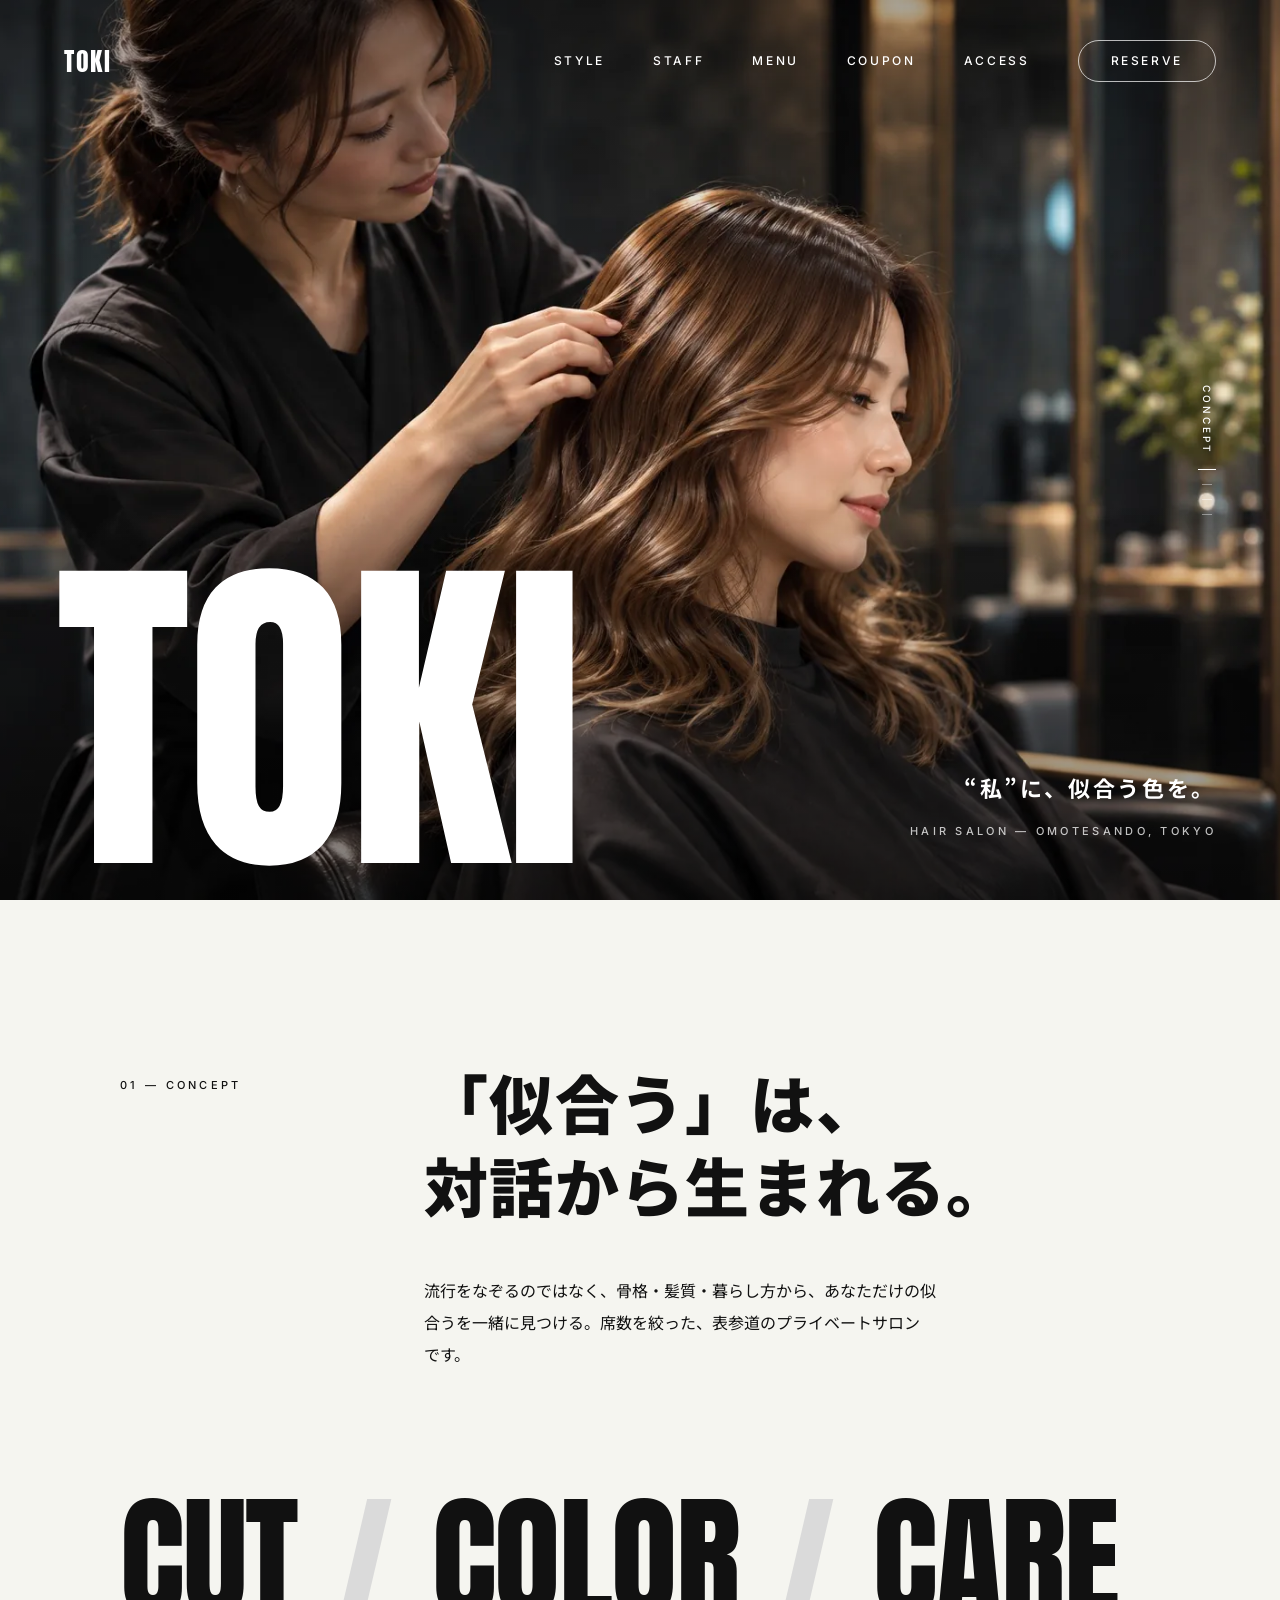
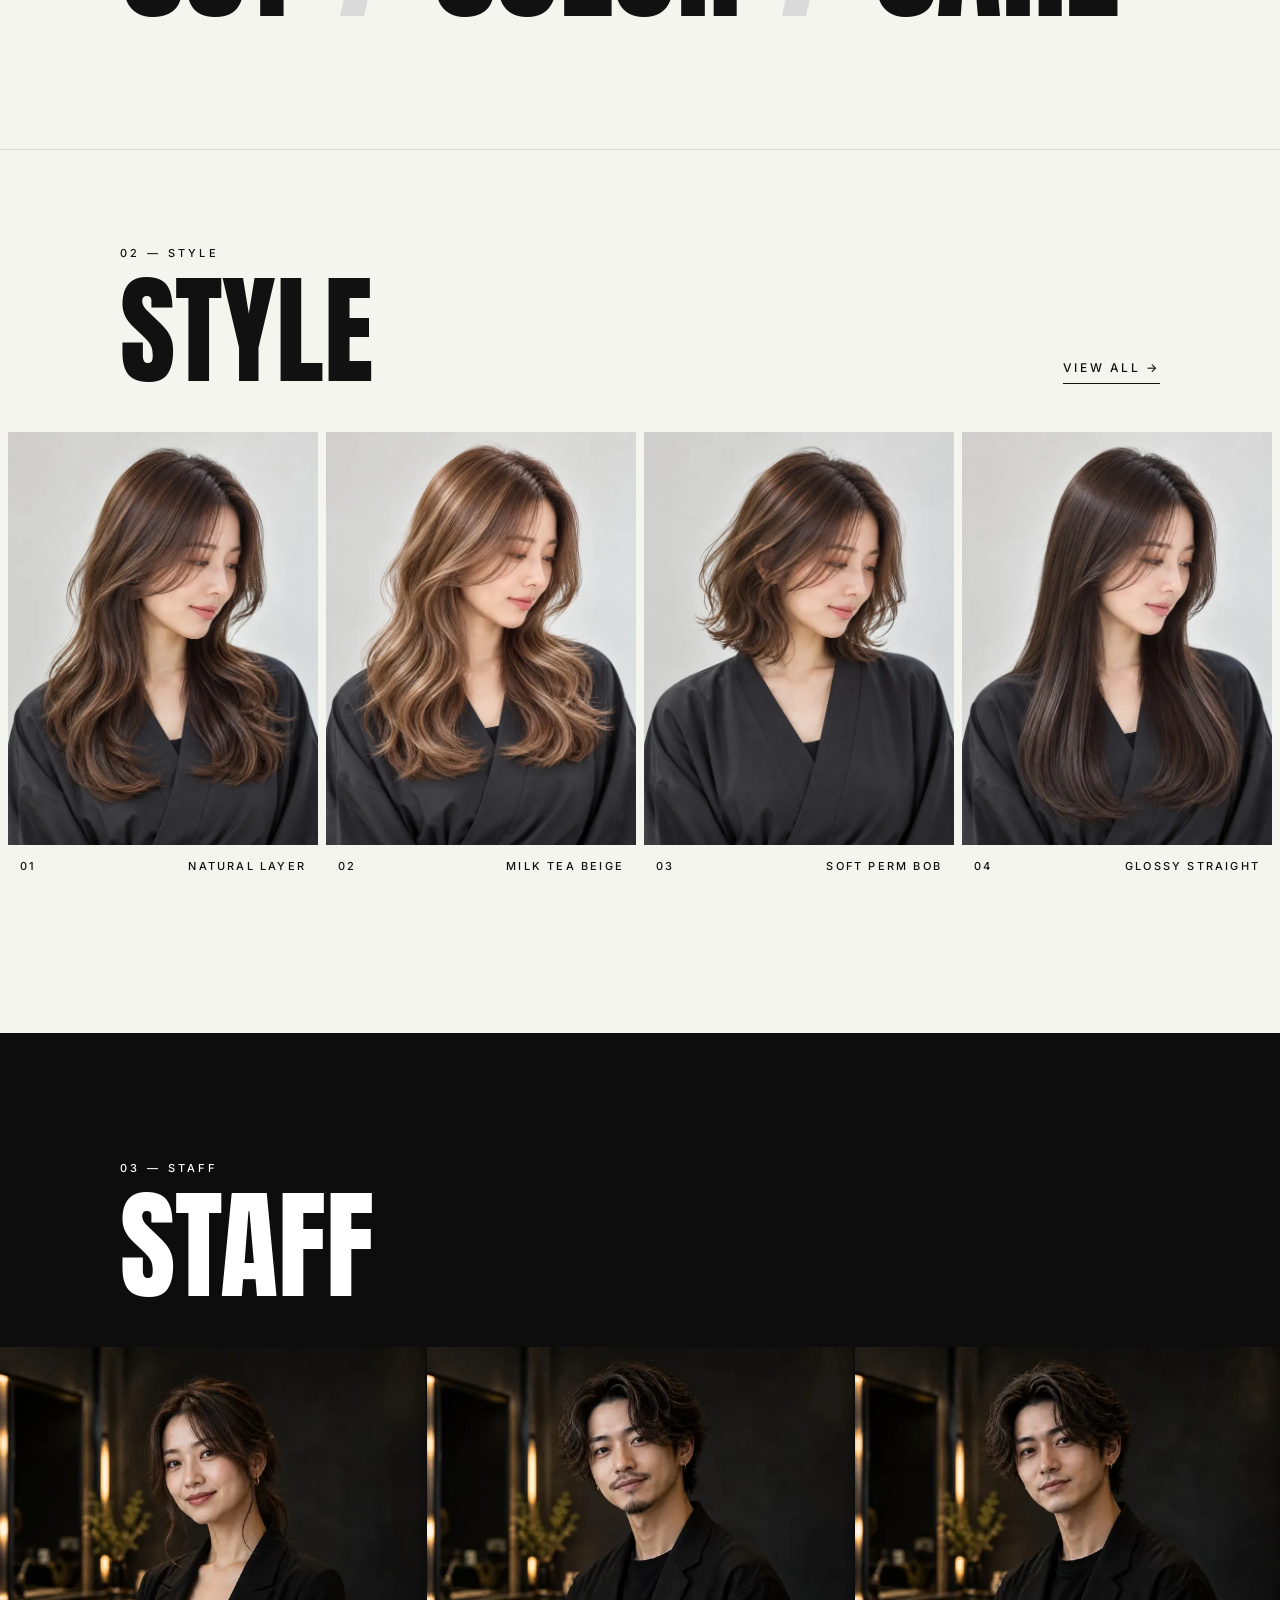
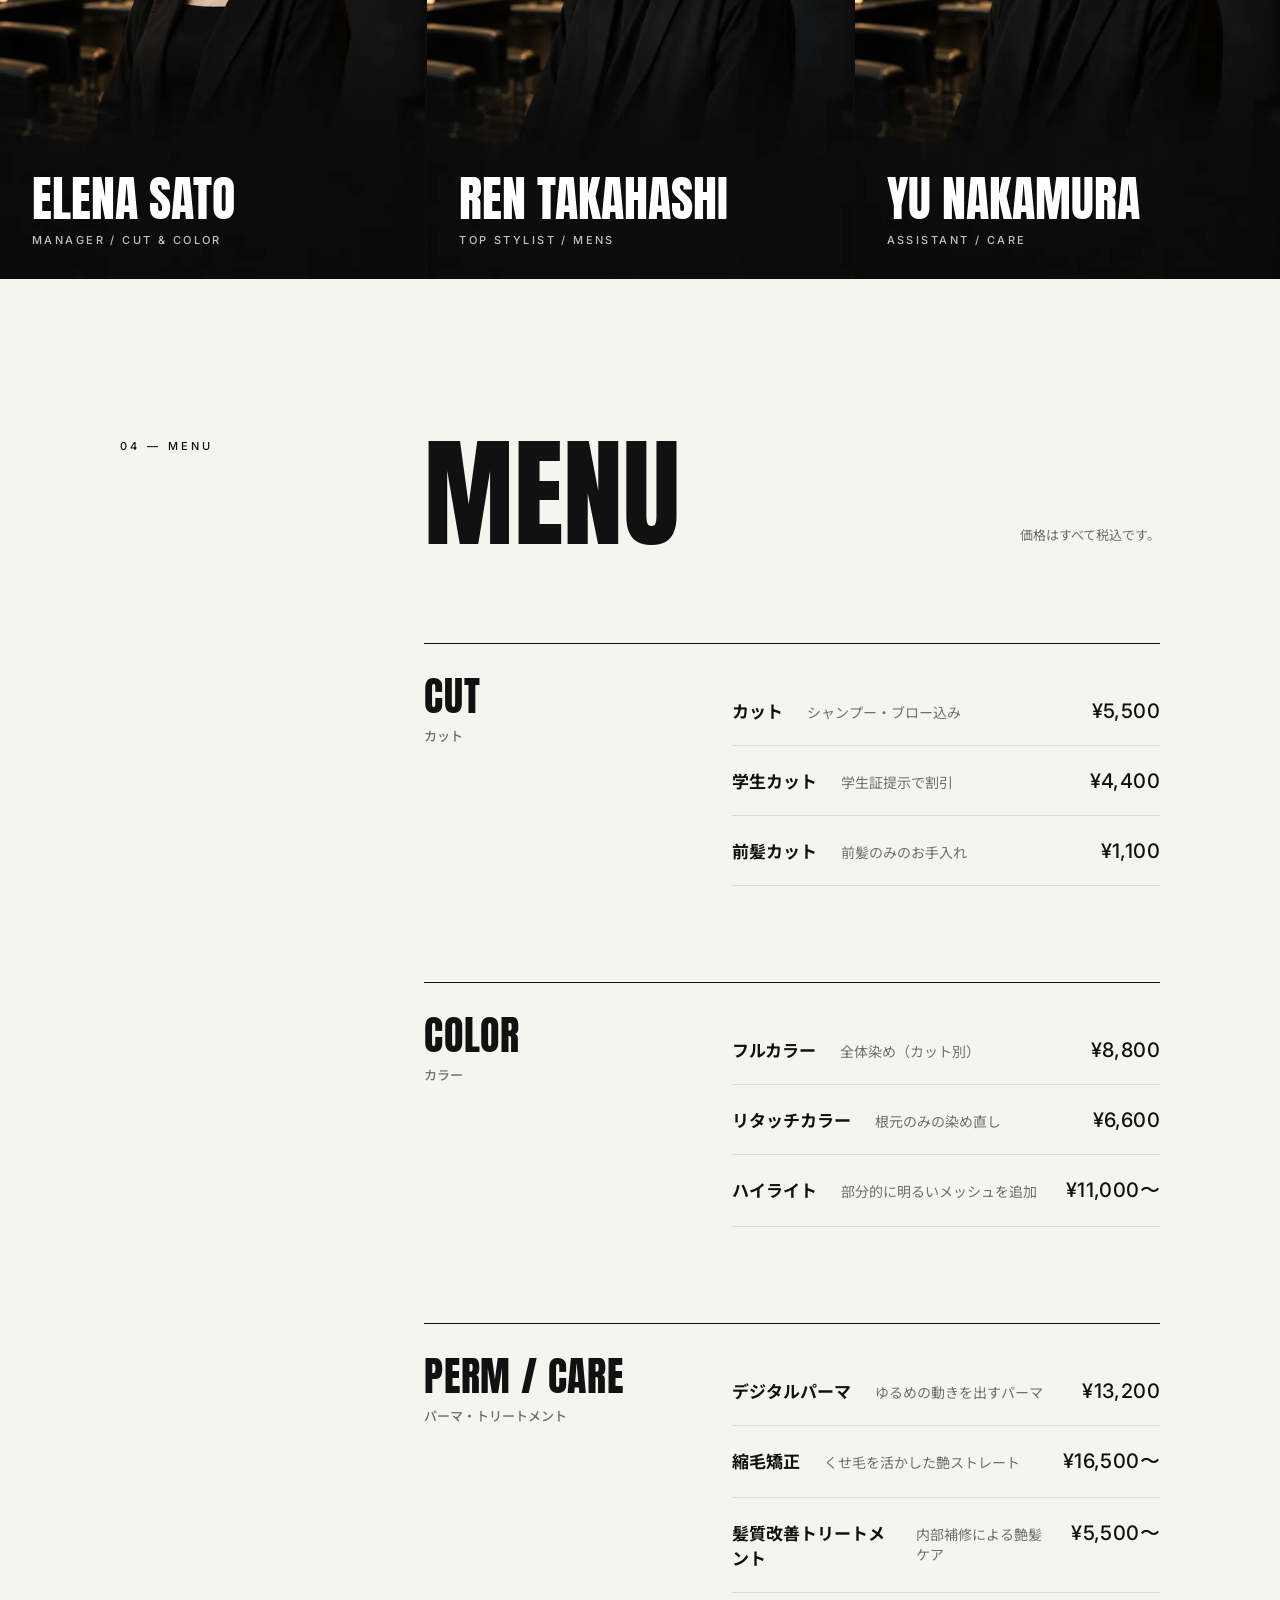
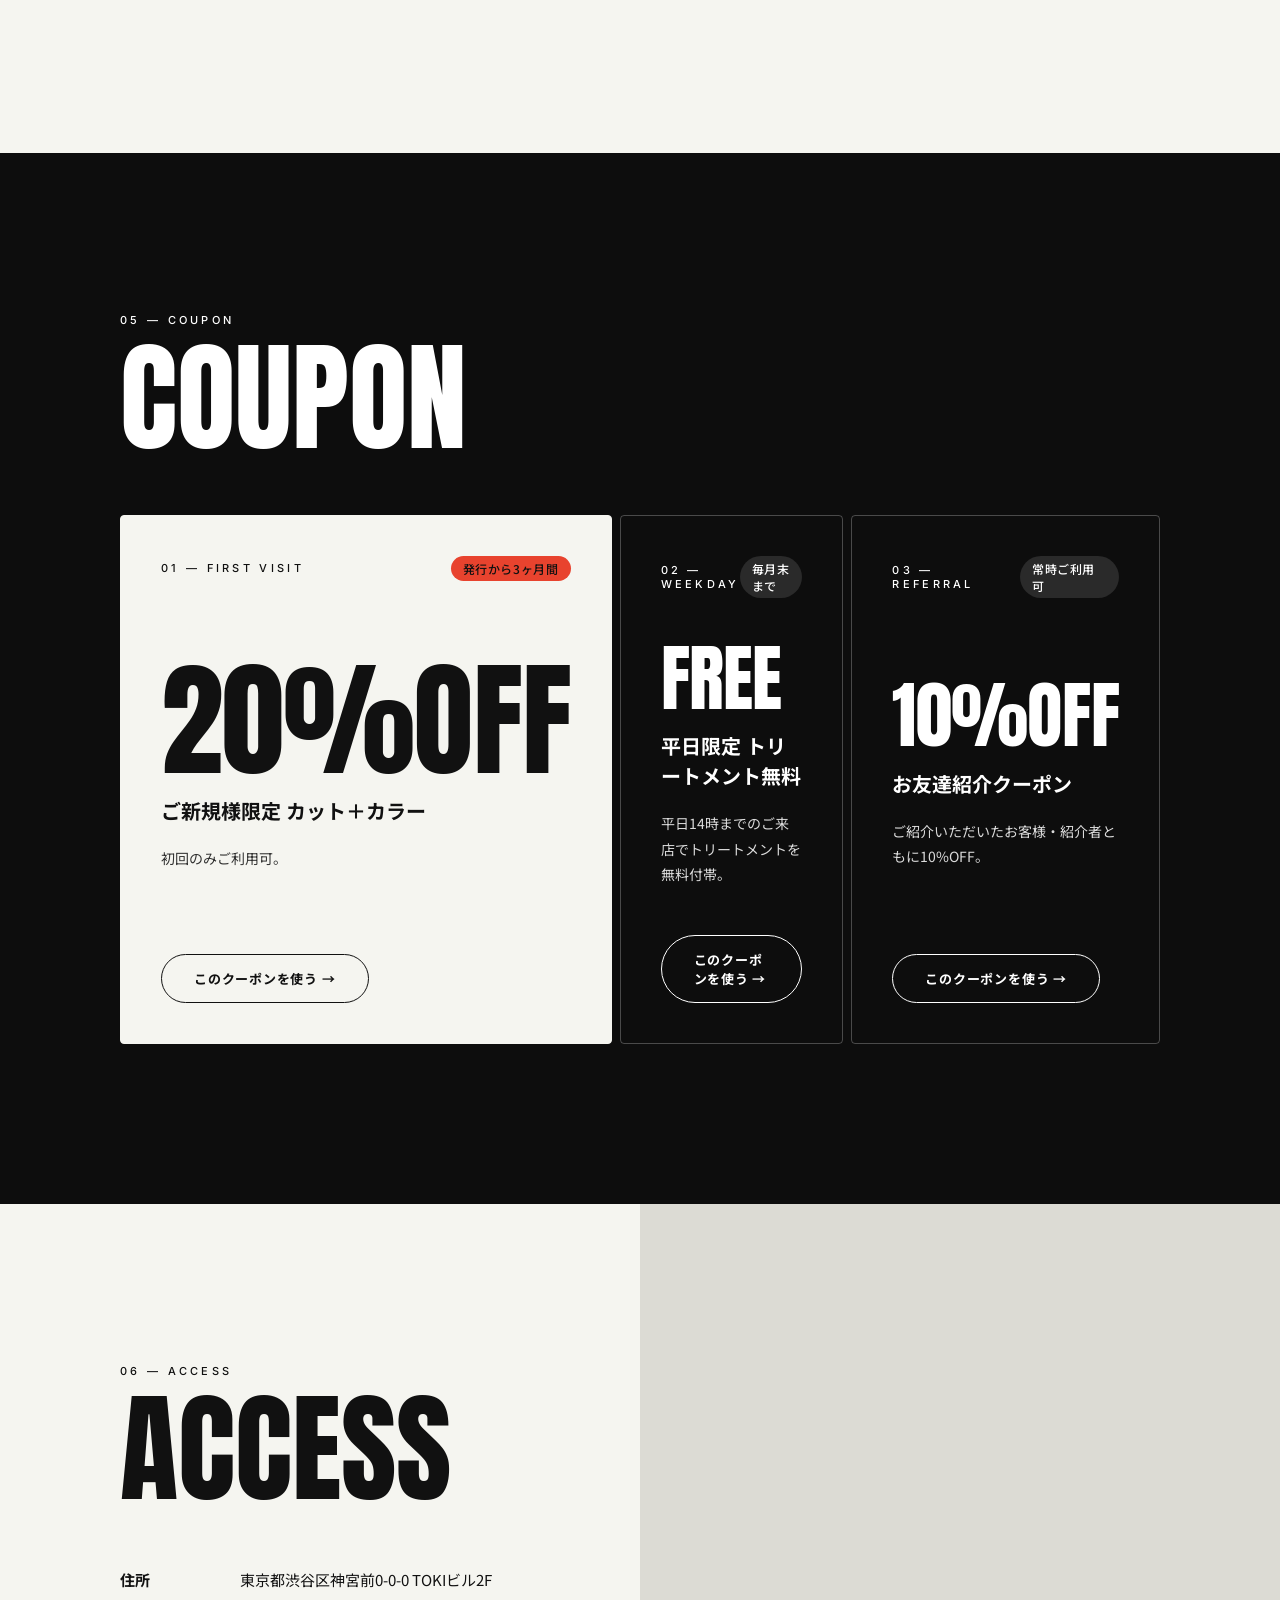
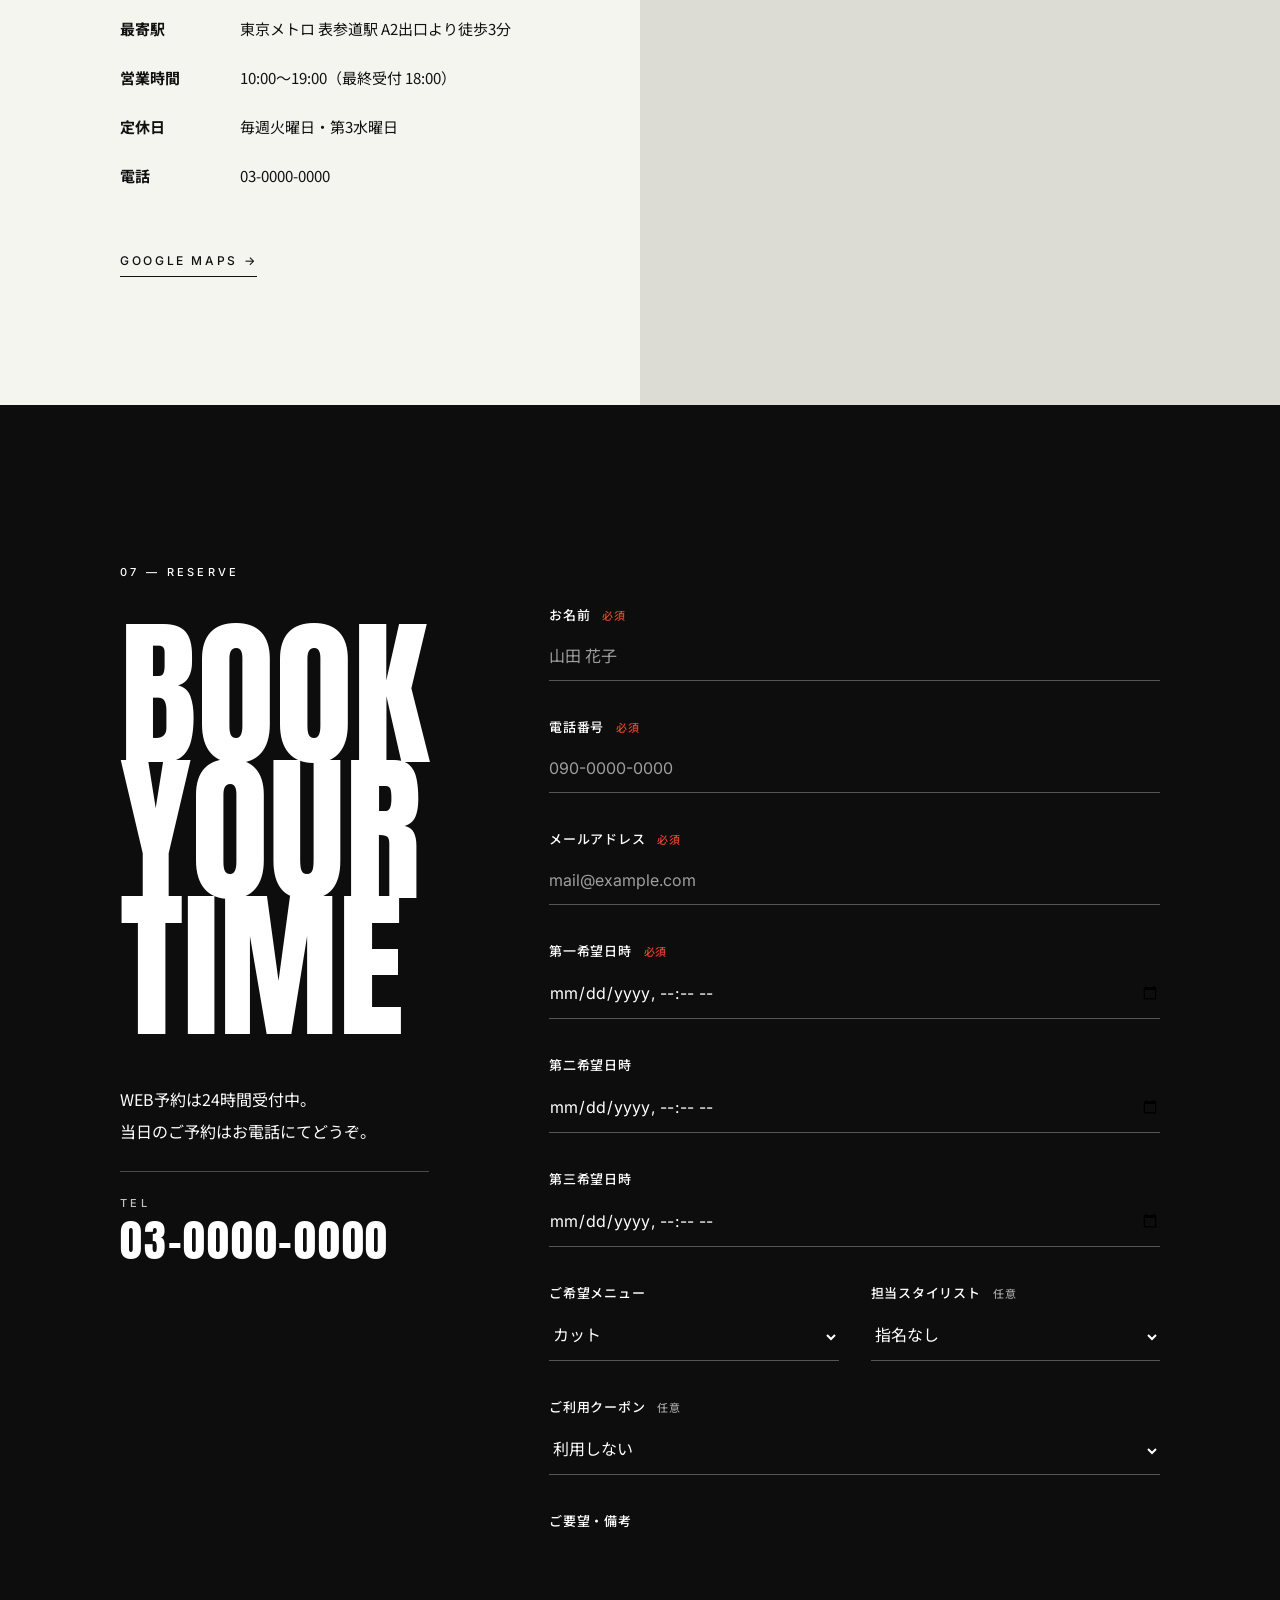
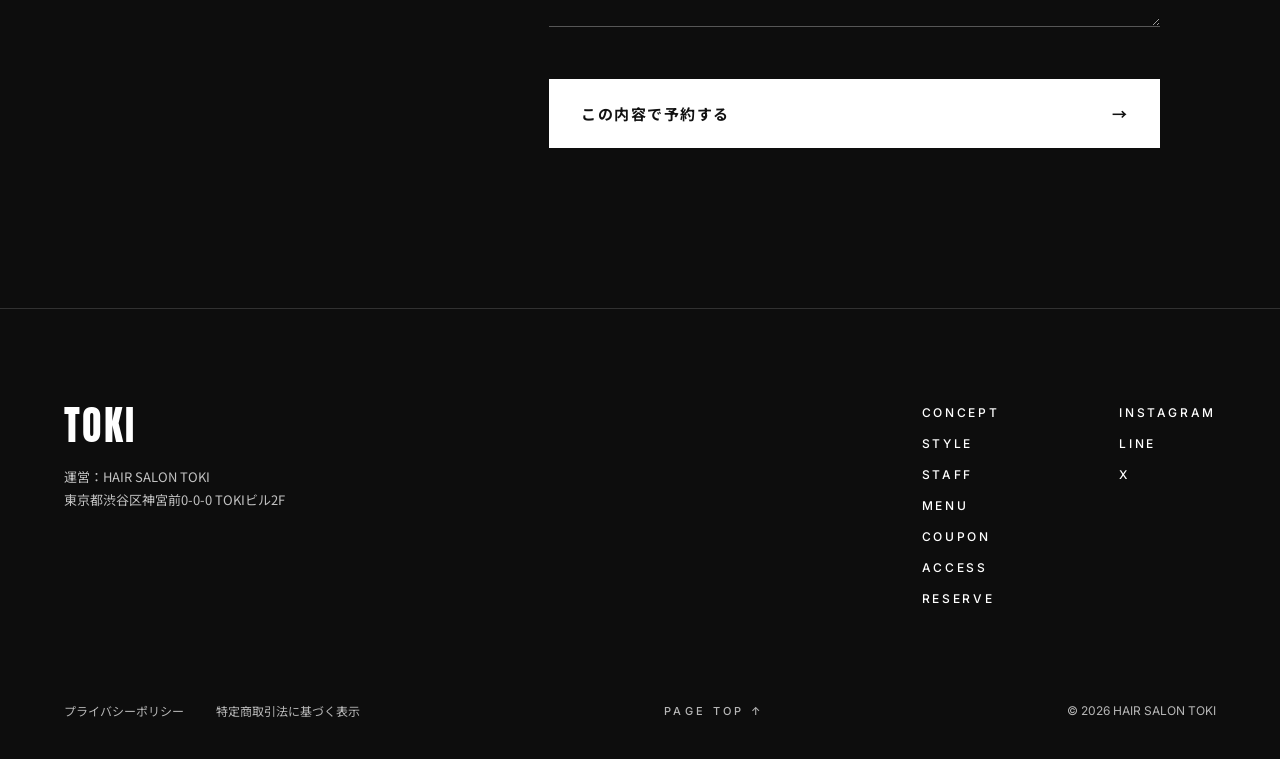
<file: index.html>
<!DOCTYPE html>
<html lang="ja">
<head>
<meta charset="utf-8">
<meta name="viewport" content="width=device-width, initial-scale=1">
<title>表参道の美容室｜似合わせカット・カラー | HAIR SALON TOKI</title>
<meta name="description" content="表参道の美容室HAIR SALON TOKI。骨格・髪質・ライフスタイルに合わせた似合わせカットとカラーが得意です。カウンセリングの時間を大切にした少人数制のプライベートサロンで、一人ひとりと丁寧に向き合います。東京メトロ表参道駅A2出口から徒歩3分。ご新規様限定20%OFFクーポンあり、WEB予約は24時間受付中です。">
<meta name="robots" content="index, follow">
<link rel="canonical" href="https://salon-toki.netlify.app/">
<meta property="og:type" content="website">
<meta property="og:url" content="https://salon-toki.netlify.app/">
<meta property="og:site_name" content="HAIR SALON TOKI">
<meta property="og:locale" content="ja_JP">
<meta property="og:title" content="HAIR SALON TOKI｜&quot;なりたい&quot;に寄り添う美容室">
<meta property="og:description" content="一人ひとりの魅力を引き出す、少人数制のプライベートサロン。カット・カラー・トリートメントを得意とするスタイリストがお迎えします。">
<meta property="og:image" content="https://salon-toki.netlify.app/images/ogp.jpg">
<meta property="og:image:width" content="1200">
<meta property="og:image:height" content="630">
<meta name="twitter:card" content="summary_large_image">
<meta name="theme-color" content="#0D0D0D">
<link rel="icon" href="./favicon.ico" sizes="48x48">
<link rel="icon" href="./favicon-32x32.png" type="image/png" sizes="32x32">
<link rel="icon" href="./favicon-16x16.png" type="image/png" sizes="16x16">
<link rel="apple-touch-icon" href="./apple-touch-icon.png">
<link rel="manifest" href="./site.webmanifest">
<link rel="preconnect" href="https://fonts.googleapis.com">
<link rel="preconnect" href="https://fonts.gstatic.com" crossorigin>
<!-- Web fonts load as media="print" so they don't block the first paint; js/nav.js switches them to "all".
     The Noto Sans JP URL is generated by tools/update-font-subset.py (run it after changing Japanese text). -->
<link class="webfonts" rel="stylesheet" href="https://fonts.googleapis.com/css2?family=Anton&amp;family=Inter:wght@400;500;600&amp;display=swap" media="print">
<link class="webfonts webfonts-jp" rel="stylesheet" href="https://fonts.googleapis.com/css2?family=Noto+Sans+JP:wght@400;500;700;900&amp;display=swap&amp;text=%20%21%22%23%24%25%26%27%28%29%2A%2B%2C-.%2F0123456789%3A%3B%3C%3D%3E%3F%40ABCDEFGHIJKLMNOPQRSTUVWXYZ%5B%5C%5D%5E_%60abcdefghijklmnopqrstuvwxyz%7B%7C%7D~%C2%A5%C2%A9%E2%80%94%E2%80%9C%E2%80%9D%E2%86%91%E2%86%92%E2%89%A4%E3%80%81%E3%80%82%E3%80%8C%E3%80%8D%E3%80%9C%E3%81%82%E3%81%84%E3%81%86%E3%81%88%E3%81%8A%E3%81%8B%E3%81%8C%E3%81%8D%E3%81%8F%E3%81%91%E3%81%93%E3%81%94%E3%81%95%E3%81%97%E3%81%98%E3%81%99%E3%81%9B%E3%81%9D%E3%81%9E%E3%81%9F%E3%81%A0%E3%81%A1%E3%81%A3%E3%81%A4%E3%81%A5%E3%81%A6%E3%81%A7%E3%81%A8%E3%81%A9%E3%81%AA%E3%81%AB%E3%81%AE%E3%81%AF%E3%81%B0%E3%81%B2%E3%81%B3%E3%81%B5%E3%81%B8%E3%81%B9%E3%81%BE%E3%81%BF%E3%82%81%E3%82%82%E3%82%84%E3%82%86%E3%82%88%E3%82%89%E3%82%8A%E3%82%8B%E3%82%8C%E3%82%8F%E3%82%92%E3%82%93%E3%82%A2%E3%82%A3%E3%82%A4%E3%82%A6%E3%82%A8%E3%82%AB%E3%82%AD%E3%82%AE%E3%82%AF%E3%82%B0%E3%82%B1%E3%82%B3%E3%82%B5%E3%82%B6%E3%82%B7%E3%82%B8%E3%82%B9%E3%82%BA%E3%82%BB%E3%82%BF%E3%83%80%E3%83%81%E3%83%83%E3%83%84%E3%83%86%E3%83%87%E3%83%88%E3%83%89%E3%83%8A%E3%83%8B%E3%83%8F%E3%83%90%E3%83%91%E3%83%92%E3%83%93%E3%83%95%E3%83%96%E3%83%97%E3%83%98%E3%83%99%E3%83%9A%E3%83%9C%E3%83%9D%E3%83%9E%E3%83%9F%E3%83%A0%E3%83%A1%E3%83%A3%E3%83%A4%E3%83%A5%E3%83%A9%E3%83%AA%E3%83%AB%E3%83%AC%E3%83%AD%E3%83%B3%E3%83%B6%E3%83%BB%E3%83%BC%E4%B8%80%E4%B8%81%E4%B8%89%E4%B8%8A%E4%B8%8B%E4%B8%AD%E4%B9%BE%E4%BA%88%E4%BA%8B%E4%BA%8C%E4%BA%AC%E4%BA%BA%E4%BB%8B%E4%BB%95%E4%BB%96%E4%BB%98%E4%BB%A4%E4%BB%A5%E4%BB%BB%E4%BC%91%E4%BC%9A%E4%BC%9D%E4%BC%BA%E4%BC%BC%E4%BD%8F%E4%BD%90%E4%BD%93%E4%BD%BF%E4%BE%8B%E4%BE%9B%E4%BE%A1%E4%BF%82%E4%BF%9D%E4%BF%A1%E4%BF%AE%E5%80%8B%E5%81%9C%E5%82%99%E5%85%83%E5%85%88%E5%85%A5%E5%85%A8%E5%86%85%E5%86%8D%E5%86%99%E5%87%A6%E5%87%BA%E5%88%86%E5%88%87%E5%88%9D%E5%88%A5%E5%88%A9%E5%88%B6%E5%89%8A%E5%89%8D%E5%89%A4%E5%89%B2%E5%8A%9B%E5%8A%A0%E5%8A%B9%E5%8B%95%E5%8B%99%E5%8C%BA%E5%8C%BF%E5%8F%82%E5%8F%8B%E5%8F%8E%E5%8F%96%E5%8F%97%E5%8F%A3%E5%8F%AF%E5%8F%B6%E5%8F%B7%E5%90%88%E5%90%8C%E5%90%8D%E5%90%91%E5%90%AB%E5%91%B3%E5%95%86%E5%95%8F%E5%96%84%E5%96%B6%E5%9B%9E%E5%9B%B2%E5%9F%BA%E5%A0%B1%E5%A0%B4%E5%A4%89%E5%A4%96%E5%A4%A7%E5%A4%B1%E5%A7%94%E5%AD%90%E5%AD%A6%E5%AE%88%E5%AE%89%E5%AE%9A%E5%AE%9F%E5%AE%A2%E5%AE%A4%E5%AE%AE%E5%AE%B9%E5%AF%84%E5%AF%8C%E5%AF%A7%E5%AF%BE%E5%B0%8E%E5%B0%91%E5%B1%A5%E5%B1%B1%E5%B8%8C%E5%B8%AD%E5%B8%AF%E5%B8%B8%E5%B9%B3%E5%B9%B4%E5%BA%97%E5%BC%95%E5%BD%93%E5%BD%B9%E5%BE%85%E5%BE%8B%E5%BE%8C%E5%BE%92%E5%BE%93%E5%BE%97%E5%BF%85%E5%BF%9C%E6%80%A7%E6%82%A0%E6%82%A9%E6%83%85%E6%83%B3%E6%84%8F%E6%84%9F%E6%85%8B%E6%88%90%E6%88%BB%E6%89%80%E6%89%8B%E6%89%B1%E6%89%BF%E6%8A%8A%E6%8B%85%E6%8C%81%E6%8C%87%E6%8E%A2%E6%8E%AA%E6%8E%B2%E6%8F%90%E6%8F%A1%E6%90%8D%E6%94%B9%E6%95%B0%E6%95%B4%E6%96%99%E6%96%AD%E6%96%B0%E6%96%B9%E6%96%BD%E6%97%A5%E6%98%8E%E6%99%82%E6%99%AE%E6%9A%AE%E6%9B%9C%E6%9B%B4%E6%9B%BF%E6%9C%80%E6%9C%88%E6%9C%89%E6%9C%9B%E6%9C%AB%E6%9C%AC%E6%9D%91%E6%9D%A5%E6%9D%B1%E6%9E%90%E6%9F%93%E6%9F%94%E6%A0%B9%E6%A0%BC%E6%A1%88%E6%A4%9C%E6%A5%AD%E6%A5%B5%E6%A7%98%E6%A9%8B%E6%AC%84%E6%AC%A1%E6%AD%A2%E6%AD%A3%E6%AD%A9%E6%AD%B4%E6%AE%B5%E6%AF%80%E6%AF%8E%E6%AF%9B%E6%B0%B4%E6%B1%82%E6%B1%BA%E6%B3%81%E6%B3%95%E6%B4%BB%E6%B5%81%E6%B8%8B%E6%BB%85%E6%BC%8F%E7%81%AB%E7%82%B9%E7%84%A1%E7%89%B9%E7%8A%B6%E7%8F%BE%E7%90%86%E7%94%9F%E7%94%A8%E7%94%B0%E7%95%AA%E7%99%BA%E7%9A%84%E7%9A%AE%E7%9B%A3%E7%9B%AE%E7%9B%B4%E7%9C%9F%E7%9D%80%E7%9D%A3%E7%9E%B3%E7%9F%A5%E7%9F%AF%E7%A2%BA%E7%A4%BA%E7%A4%BE%E7%A5%9E%E7%A7%81%E7%A8%8E%E7%A9%BA%E7%AA%93%E7%AB%8B%E7%AC%AC%E7%AE%A1%E7%AF%84%E7%B4%84%E7%B4%B9%E7%B5%82%E7%B5%9E%E7%B5%A1%E7%B7%92%E7%B8%AE%E7%BD%AE%E7%BE%8E%E8%80%83%E8%80%85%E8%82%8C%E8%83%BD%E8%88%97%E8%89%AF%E8%89%B2%E8%89%B6%E8%8A%B1%E8%90%BD%E8%93%AE%E8%96%AC%E8%97%A4%E8%A1%8C%E8%A1%93%E8%A1%A8%E8%A3%9C%E8%A6%81%E8%A6%8B%E8%A6%8F%E8%A6%A7%E8%A7%A3%E8%A8%82%E8%A8%8E%E8%A8%97%E8%A8%98%E8%A8%AD%E8%A8%BA%E8%A8%BC%E8%A9%B1%E8%AA%8D%E8%AA%BF%E8%AB%8B%E8%AC%9B%E8%AD%98%E8%AD%B7%E8%B0%B7%E8%B1%8A%E8%B2%AC%E8%B3%AA%E8%BB%BD%E8%BC%89%E8%BE%BC%E8%BF%BD%E9%80%81%E9%80%8F%E9%80%9A%E9%80%9F%E9%80%A3%E9%80%B1%E9%81%8B%E9%81%8E%E9%81%93%E9%81%94%E9%81%A9%E9%81%B5%E9%83%A8%E9%83%BD%E9%87%91%E9%8C%B2%E9%95%B7%E9%96%8B%E9%96%93%E9%96%A2%E9%98%B2%E9%99%90%E9%99%A4%E9%9A%8E%E9%9B%86%E9%9B%BB%E9%A0%88%E9%A0%AD%E9%A1%94%E9%A7%85%E9%AA%A8%E9%AB%98%E9%AB%AA%EF%BC%88%EF%BC%89%EF%BC%8B%EF%BC%9A%EF%BD%9C" media="print">
<noscript><link rel="stylesheet" href="https://fonts.googleapis.com/css2?family=Anton&amp;family=Inter:wght@400;500;600&amp;display=swap"><link rel="stylesheet" href="https://fonts.googleapis.com/css2?family=Noto+Sans+JP:wght@400;500;700;900&amp;display=swap&amp;text=%20%21%22%23%24%25%26%27%28%29%2A%2B%2C-.%2F0123456789%3A%3B%3C%3D%3E%3F%40ABCDEFGHIJKLMNOPQRSTUVWXYZ%5B%5C%5D%5E_%60abcdefghijklmnopqrstuvwxyz%7B%7C%7D~%C2%A5%C2%A9%E2%80%94%E2%80%9C%E2%80%9D%E2%86%91%E2%86%92%E2%89%A4%E3%80%81%E3%80%82%E3%80%8C%E3%80%8D%E3%80%9C%E3%81%82%E3%81%84%E3%81%86%E3%81%88%E3%81%8A%E3%81%8B%E3%81%8C%E3%81%8D%E3%81%8F%E3%81%91%E3%81%93%E3%81%94%E3%81%95%E3%81%97%E3%81%98%E3%81%99%E3%81%9B%E3%81%9D%E3%81%9E%E3%81%9F%E3%81%A0%E3%81%A1%E3%81%A3%E3%81%A4%E3%81%A5%E3%81%A6%E3%81%A7%E3%81%A8%E3%81%A9%E3%81%AA%E3%81%AB%E3%81%AE%E3%81%AF%E3%81%B0%E3%81%B2%E3%81%B3%E3%81%B5%E3%81%B8%E3%81%B9%E3%81%BE%E3%81%BF%E3%82%81%E3%82%82%E3%82%84%E3%82%86%E3%82%88%E3%82%89%E3%82%8A%E3%82%8B%E3%82%8C%E3%82%8F%E3%82%92%E3%82%93%E3%82%A2%E3%82%A3%E3%82%A4%E3%82%A6%E3%82%A8%E3%82%AB%E3%82%AD%E3%82%AE%E3%82%AF%E3%82%B0%E3%82%B1%E3%82%B3%E3%82%B5%E3%82%B6%E3%82%B7%E3%82%B8%E3%82%B9%E3%82%BA%E3%82%BB%E3%82%BF%E3%83%80%E3%83%81%E3%83%83%E3%83%84%E3%83%86%E3%83%87%E3%83%88%E3%83%89%E3%83%8A%E3%83%8B%E3%83%8F%E3%83%90%E3%83%91%E3%83%92%E3%83%93%E3%83%95%E3%83%96%E3%83%97%E3%83%98%E3%83%99%E3%83%9A%E3%83%9C%E3%83%9D%E3%83%9E%E3%83%9F%E3%83%A0%E3%83%A1%E3%83%A3%E3%83%A4%E3%83%A5%E3%83%A9%E3%83%AA%E3%83%AB%E3%83%AC%E3%83%AD%E3%83%B3%E3%83%B6%E3%83%BB%E3%83%BC%E4%B8%80%E4%B8%81%E4%B8%89%E4%B8%8A%E4%B8%8B%E4%B8%AD%E4%B9%BE%E4%BA%88%E4%BA%8B%E4%BA%8C%E4%BA%AC%E4%BA%BA%E4%BB%8B%E4%BB%95%E4%BB%96%E4%BB%98%E4%BB%A4%E4%BB%A5%E4%BB%BB%E4%BC%91%E4%BC%9A%E4%BC%9D%E4%BC%BA%E4%BC%BC%E4%BD%8F%E4%BD%90%E4%BD%93%E4%BD%BF%E4%BE%8B%E4%BE%9B%E4%BE%A1%E4%BF%82%E4%BF%9D%E4%BF%A1%E4%BF%AE%E5%80%8B%E5%81%9C%E5%82%99%E5%85%83%E5%85%88%E5%85%A5%E5%85%A8%E5%86%85%E5%86%8D%E5%86%99%E5%87%A6%E5%87%BA%E5%88%86%E5%88%87%E5%88%9D%E5%88%A5%E5%88%A9%E5%88%B6%E5%89%8A%E5%89%8D%E5%89%A4%E5%89%B2%E5%8A%9B%E5%8A%A0%E5%8A%B9%E5%8B%95%E5%8B%99%E5%8C%BA%E5%8C%BF%E5%8F%82%E5%8F%8B%E5%8F%8E%E5%8F%96%E5%8F%97%E5%8F%A3%E5%8F%AF%E5%8F%B6%E5%8F%B7%E5%90%88%E5%90%8C%E5%90%8D%E5%90%91%E5%90%AB%E5%91%B3%E5%95%86%E5%95%8F%E5%96%84%E5%96%B6%E5%9B%9E%E5%9B%B2%E5%9F%BA%E5%A0%B1%E5%A0%B4%E5%A4%89%E5%A4%96%E5%A4%A7%E5%A4%B1%E5%A7%94%E5%AD%90%E5%AD%A6%E5%AE%88%E5%AE%89%E5%AE%9A%E5%AE%9F%E5%AE%A2%E5%AE%A4%E5%AE%AE%E5%AE%B9%E5%AF%84%E5%AF%8C%E5%AF%A7%E5%AF%BE%E5%B0%8E%E5%B0%91%E5%B1%A5%E5%B1%B1%E5%B8%8C%E5%B8%AD%E5%B8%AF%E5%B8%B8%E5%B9%B3%E5%B9%B4%E5%BA%97%E5%BC%95%E5%BD%93%E5%BD%B9%E5%BE%85%E5%BE%8B%E5%BE%8C%E5%BE%92%E5%BE%93%E5%BE%97%E5%BF%85%E5%BF%9C%E6%80%A7%E6%82%A0%E6%82%A9%E6%83%85%E6%83%B3%E6%84%8F%E6%84%9F%E6%85%8B%E6%88%90%E6%88%BB%E6%89%80%E6%89%8B%E6%89%B1%E6%89%BF%E6%8A%8A%E6%8B%85%E6%8C%81%E6%8C%87%E6%8E%A2%E6%8E%AA%E6%8E%B2%E6%8F%90%E6%8F%A1%E6%90%8D%E6%94%B9%E6%95%B0%E6%95%B4%E6%96%99%E6%96%AD%E6%96%B0%E6%96%B9%E6%96%BD%E6%97%A5%E6%98%8E%E6%99%82%E6%99%AE%E6%9A%AE%E6%9B%9C%E6%9B%B4%E6%9B%BF%E6%9C%80%E6%9C%88%E6%9C%89%E6%9C%9B%E6%9C%AB%E6%9C%AC%E6%9D%91%E6%9D%A5%E6%9D%B1%E6%9E%90%E6%9F%93%E6%9F%94%E6%A0%B9%E6%A0%BC%E6%A1%88%E6%A4%9C%E6%A5%AD%E6%A5%B5%E6%A7%98%E6%A9%8B%E6%AC%84%E6%AC%A1%E6%AD%A2%E6%AD%A3%E6%AD%A9%E6%AD%B4%E6%AE%B5%E6%AF%80%E6%AF%8E%E6%AF%9B%E6%B0%B4%E6%B1%82%E6%B1%BA%E6%B3%81%E6%B3%95%E6%B4%BB%E6%B5%81%E6%B8%8B%E6%BB%85%E6%BC%8F%E7%81%AB%E7%82%B9%E7%84%A1%E7%89%B9%E7%8A%B6%E7%8F%BE%E7%90%86%E7%94%9F%E7%94%A8%E7%94%B0%E7%95%AA%E7%99%BA%E7%9A%84%E7%9A%AE%E7%9B%A3%E7%9B%AE%E7%9B%B4%E7%9C%9F%E7%9D%80%E7%9D%A3%E7%9E%B3%E7%9F%A5%E7%9F%AF%E7%A2%BA%E7%A4%BA%E7%A4%BE%E7%A5%9E%E7%A7%81%E7%A8%8E%E7%A9%BA%E7%AA%93%E7%AB%8B%E7%AC%AC%E7%AE%A1%E7%AF%84%E7%B4%84%E7%B4%B9%E7%B5%82%E7%B5%9E%E7%B5%A1%E7%B7%92%E7%B8%AE%E7%BD%AE%E7%BE%8E%E8%80%83%E8%80%85%E8%82%8C%E8%83%BD%E8%88%97%E8%89%AF%E8%89%B2%E8%89%B6%E8%8A%B1%E8%90%BD%E8%93%AE%E8%96%AC%E8%97%A4%E8%A1%8C%E8%A1%93%E8%A1%A8%E8%A3%9C%E8%A6%81%E8%A6%8B%E8%A6%8F%E8%A6%A7%E8%A7%A3%E8%A8%82%E8%A8%8E%E8%A8%97%E8%A8%98%E8%A8%AD%E8%A8%BA%E8%A8%BC%E8%A9%B1%E8%AA%8D%E8%AA%BF%E8%AB%8B%E8%AC%9B%E8%AD%98%E8%AD%B7%E8%B0%B7%E8%B1%8A%E8%B2%AC%E8%B3%AA%E8%BB%BD%E8%BC%89%E8%BE%BC%E8%BF%BD%E9%80%81%E9%80%8F%E9%80%9A%E9%80%9F%E9%80%A3%E9%80%B1%E9%81%8B%E9%81%8E%E9%81%93%E9%81%94%E9%81%A9%E9%81%B5%E9%83%A8%E9%83%BD%E9%87%91%E9%8C%B2%E9%95%B7%E9%96%8B%E9%96%93%E9%96%A2%E9%98%B2%E9%99%90%E9%99%A4%E9%9A%8E%E9%9B%86%E9%9B%BB%E9%A0%88%E9%A0%AD%E9%A1%94%E9%A7%85%E9%AA%A8%E9%AB%98%E9%AB%AA%EF%BC%88%EF%BC%89%EF%BC%8B%EF%BC%9A%EF%BD%9C"></noscript>
<link rel="stylesheet" href="./css/style.css">
<script type="application/ld+json">
{
  "@context": "https://schema.org",
  "@graph": [
    {
      "@type": "HairSalon",
      "@id": "https://salon-toki.netlify.app/#salon",
      "name": "HAIR SALON TOKI",
      "url": "https://salon-toki.netlify.app/",
      "image": "https://salon-toki.netlify.app/images/ogp.jpg",
      "logo": "https://salon-toki.netlify.app/icon-512.png",
      "description": "骨格・髪質・ライフスタイルに合わせた似合わせカットとカラーが得意な、表参道の少人数制プライベートサロン。",
      "telephone": "03-0000-0000",
      "priceRange": "¥1,100〜",
      "address": {
        "@type": "PostalAddress",
        "addressCountry": "JP",
        "addressRegion": "東京都",
        "addressLocality": "渋谷区",
        "streetAddress": "神宮前0-0-0 TOKIビル2F"
      },
      "openingHoursSpecification": [
        {
          "@type": "OpeningHoursSpecification",
          "dayOfWeek": [
            "Monday",
            "Wednesday",
            "Thursday",
            "Friday",
            "Saturday",
            "Sunday"
          ],
          "opens": "10:00",
          "closes": "19:00"
        }
      ]
    }
  ]
}
</script>
</head>
<body>
<div class="page">

  <section id="top" class="home-hero">
    <img class="home-hero__img" src="./images/hero-main.webp" alt="施術中のスタイリストとお客様の様子" width="1586" height="992" fetchpriority="high">
    <div class="home-hero__shade"></div>
    <header class="site-header">
      <a href="index.html" class="site-header__logo" aria-current="page">TOKI</a>
      <div class="site-header__actions">
        <a href="reserve.html" class="site-header__reserve">RESERVE</a>
        <button type="button" class="site-header__menu" aria-controls="site-nav" aria-expanded="false">MENU</button>
      </div>
      <nav id="site-nav" class="site-header__nav" aria-label="メインメニュー">
        <a href="style.html">STYLE</a>
        <a href="staff.html">STAFF</a>
        <a href="menu.html">MENU</a>
        <a href="menu.html#coupon">COUPON</a>
        <a href="access.html">ACCESS</a>
        <a href="reserve.html" class="btn-outline">RESERVE</a>
      </nav>
    </header>
    <div class="scroll-indicator" aria-hidden="true">
      <div class="scroll-indicator__label">CONCEPT</div>
      <div class="scroll-indicator__tick scroll-indicator__tick--on"></div>
      <div class="scroll-indicator__tick"></div>
      <div class="scroll-indicator__tick"></div>
      <div class="scroll-indicator__tick"></div>
    </div>
    <div class="home-hero__bottom">
      <h1 class="home-hero__logo" aria-label="HAIR SALON TOKI">TOKI</h1>
      <div class="home-hero__copy">
        <p class="home-hero__catch">“私”に、似合う色を。</p>
        <p class="home-hero__place eyebrow" lang="en">HAIR SALON — OMOTESANDO, TOKYO</p>
      </div>
    </div>
  </section>

  <main>
    <section id="concept" class="home-concept light" aria-labelledby="concept-title">
      <div class="story__grid">
        <div class="story__label eyebrow">01 — CONCEPT</div>
        <div class="story__main">
          <h2 id="concept-title" class="story__title">「似合う」は、<br>対話から生まれる。</h2>
          <p class="home-concept__text">流行をなぞるのではなく、骨格・髪質・暮らし方から、あなただけの似合うを一緒に見つける。席数を絞った、表参道のプライベートサロンです。</p>
        </div>
      </div>
      <p class="home-concept__words" lang="en">
        <span>CUT</span><span aria-hidden="true">/</span><span>COLOR</span><span aria-hidden="true">/</span><span>CARE</span>
      </p>
    </section>

    <section id="style" class="home-style light" aria-labelledby="style-title">
      <div class="home-head">
        <div class="section-heading">
          <div class="eyebrow">02 — STYLE</div>
          <h2 id="style-title" class="section-heading__title--xl">STYLE</h2>
        </div>
        <a href="style.html" class="link-underline">VIEW ALL →</a>
      </div>
      <ul class="home-style__grid">
        <li><a href="style.html#style-01" class="home-style__item">
          <div class="home-style__photo"><img src="./images/style-01.webp" srcset="./images/style-01-640.webp 640w, ./images/style-01.webp 1086w" sizes="(max-width: 1023px) 50vw, 25vw" alt="ナチュラルレイヤーのヘアスタイル" width="1086" height="1448" loading="lazy"></div>
          <div class="home-style__caption"><span>01</span><span>NATURAL LAYER</span></div>
        </a></li>
        <li><a href="style.html#style-02" class="home-style__item">
          <div class="home-style__photo"><img src="./images/style-02.webp" srcset="./images/style-02-640.webp 640w, ./images/style-02.webp 1086w" sizes="(max-width: 1023px) 50vw, 25vw" alt="ミルクティーベージュカラーの仕上がり" width="1086" height="1448" loading="lazy"></div>
          <div class="home-style__caption"><span>02</span><span>MILK TEA BEIGE</span></div>
        </a></li>
        <li><a href="style.html#style-03" class="home-style__item">
          <div class="home-style__photo"><img src="./images/style-03.webp" srcset="./images/style-03-640.webp 640w, ./images/style-03.webp 1086w" sizes="(max-width: 1023px) 50vw, 25vw" alt="ゆるふわパーマボブのスタイル" width="1086" height="1448" loading="lazy"></div>
          <div class="home-style__caption"><span>03</span><span>SOFT PERM BOB</span></div>
        </a></li>
        <li><a href="style.html#style-04" class="home-style__item">
          <div class="home-style__photo"><img src="./images/style-04.webp" srcset="./images/style-04-640.webp 640w, ./images/style-04.webp 1086w" sizes="(max-width: 1023px) 50vw, 25vw" alt="艶感のあるロングストレート" width="1086" height="1448" loading="lazy"></div>
          <div class="home-style__caption"><span>04</span><span>GLOSSY STRAIGHT</span></div>
        </a></li>
      </ul>
    </section>

    <section id="staff" class="home-staff" aria-labelledby="staff-title">
      <div class="home-head">
        <div class="section-heading">
          <div class="eyebrow">03 — STAFF</div>
          <h2 id="staff-title" class="section-heading__title--xl">STAFF</h2>
        </div>
      </div>
      <ul class="home-staff__grid">
        <li class="home-staff__card">
          <img src="./images/staff-01.webp" srcset="./images/staff-01-640.webp 640w, ./images/staff-01.webp 1122w" sizes="(max-width: 639px) 50vw, 33vw" alt="佐藤スタイリストの写真" width="1122" height="1402" loading="lazy">
          <div class="home-staff__name"><span class="home-staff__name-en">ELENA SATO</span><span class="home-staff__role">MANAGER / CUT &amp; COLOR</span></div>
        </li>
        <li class="home-staff__card">
          <img src="./images/staff-02.webp" srcset="./images/staff-02-640.webp 640w, ./images/staff-02.webp 1122w" sizes="(max-width: 639px) 50vw, 33vw" alt="高橋スタイリストの写真" width="1122" height="1402" loading="lazy">
          <div class="home-staff__name"><span class="home-staff__name-en">REN TAKAHASHI</span><span class="home-staff__role">TOP STYLIST / MENS</span></div>
        </li>
        <li class="home-staff__card">
          <img src="./images/staff-03.webp" srcset="./images/staff-03-640.webp 640w, ./images/staff-03.webp 1122w" sizes="(max-width: 639px) 100vw, 33vw" alt="中村スタッフの写真" width="1122" height="1402" loading="lazy">
          <div class="home-staff__name"><span class="home-staff__name-en">YU NAKAMURA</span><span class="home-staff__role">ASSISTANT / CARE</span></div>
        </li>
      </ul>
    </section>

    <section id="menu" class="home-menu light" aria-labelledby="menu-title">
      <div class="home-menu__grid">
        <div class="eyebrow">04 — MENU</div>
        <div class="home-menu__main">
          <div class="home-head">
            <h2 id="menu-title" class="section-heading__title--xl">MENU</h2>
            <p class="home-menu__note">価格はすべて税込です。</p>
          </div>
          <div class="home-menu__cat">
            <h3 class="home-menu__cat-name"><span class="home-menu__cat-en">CUT</span><span class="home-menu__cat-ja">カット</span></h3>
            <ul class="price-list">
              <li><span class="price-list__name"><b>カット</b><span>シャンプー・ブロー込み</span></span><span class="price">¥5,500</span></li>
              <li><span class="price-list__name"><b>学生カット</b><span>学生証提示で割引</span></span><span class="price">¥4,400</span></li>
              <li><span class="price-list__name"><b>前髪カット</b><span>前髪のみのお手入れ</span></span><span class="price">¥1,100</span></li>
            </ul>
          </div>
          <div class="home-menu__cat">
            <h3 class="home-menu__cat-name"><span class="home-menu__cat-en">COLOR</span><span class="home-menu__cat-ja">カラー</span></h3>
            <ul class="price-list">
              <li><span class="price-list__name"><b>フルカラー</b><span>全体染め（カット別）</span></span><span class="price">¥8,800</span></li>
              <li><span class="price-list__name"><b>リタッチカラー</b><span>根元のみの染め直し</span></span><span class="price">¥6,600</span></li>
              <li><span class="price-list__name"><b>ハイライト</b><span>部分的に明るいメッシュを追加</span></span><span class="price">¥11,000〜</span></li>
            </ul>
          </div>
          <div class="home-menu__cat">
            <h3 class="home-menu__cat-name"><span class="home-menu__cat-en">PERM / CARE</span><span class="home-menu__cat-ja">パーマ・トリートメント</span></h3>
            <ul class="price-list">
              <li><span class="price-list__name"><b>デジタルパーマ</b><span>ゆるめの動きを出すパーマ</span></span><span class="price">¥13,200</span></li>
              <li><span class="price-list__name"><b>縮毛矯正</b><span>くせ毛を活かした艶ストレート</span></span><span class="price">¥16,500〜</span></li>
              <li><span class="price-list__name"><b>髪質改善トリートメント</b><span>内部補修による艶髪ケア</span></span><span class="price">¥5,500〜</span></li>
            </ul>
          </div>
        </div>
      </div>
    </section>

    <section id="coupon" class="coupons" aria-labelledby="coupon-title">
      <div class="coupons__head">
        <div class="section-heading">
          <div class="eyebrow">05 — COUPON</div>
          <h2 id="coupon-title" class="section-heading__title--xl">COUPON</h2>
        </div>
      </div>
      <div class="coupons__grid">
        <article class="coupon coupon--featured">
          <div class="coupon__top eyebrow"><span>01 — FIRST VISIT</span><span class="coupon__period">発行から3ヶ月間</span></div>
          <div class="coupon__main">
            <div class="coupon__big">20%OFF</div>
            <h3 class="coupon__name">ご新規様限定 カット＋カラー</h3>
            <p class="coupon__desc">初回のみご利用可。</p>
          </div>
          <a href="?coupon=first#reservation" class="btn-line">このクーポンを使う →</a>
        </article>
        <article class="coupon">
          <div class="coupon__top eyebrow"><span>02 — WEEKDAY</span><span class="coupon__period">毎月末まで</span></div>
          <div class="coupon__main">
            <div class="coupon__big">FREE</div>
            <h3 class="coupon__name">平日限定 トリートメント無料</h3>
            <p class="coupon__desc">平日14時までのご来店でトリートメントを無料付帯。</p>
          </div>
          <a href="?coupon=weekday#reservation" class="btn-line">このクーポンを使う →</a>
        </article>
        <article class="coupon">
          <div class="coupon__top eyebrow"><span>03 — REFERRAL</span><span class="coupon__period">常時ご利用可</span></div>
          <div class="coupon__main">
            <div class="coupon__big">10%OFF</div>
            <h3 class="coupon__name">お友達紹介クーポン</h3>
            <p class="coupon__desc">ご紹介いただいたお客様・紹介者ともに10%OFF。</p>
          </div>
          <a href="?coupon=referral#reservation" class="btn-line">このクーポンを使う →</a>
        </article>
      </div>
    </section>

    <section id="access" class="access home-access light" aria-labelledby="access-title">
      <div class="access__info">
        <div class="section-heading">
          <div class="eyebrow">06 — ACCESS</div>
          <h2 id="access-title" class="section-heading__title--xl">ACCESS</h2>
        </div>
        <dl class="info-list">
          <div><dt>住所</dt><dd>東京都渋谷区神宮前0-0-0 TOKIビル2F</dd></div>
          <div><dt>最寄駅</dt><dd>東京メトロ 表参道駅 A2出口より徒歩3分</dd></div>
          <div><dt>営業時間</dt><dd>10:00〜19:00（最終受付 18:00）</dd></div>
          <div><dt>定休日</dt><dd>毎週火曜日・第3水曜日</dd></div>
          <div><dt>電話</dt><dd>03-0000-0000</dd></div>
        </dl>
        <a href="https://www.google.com/maps?q=%E8%A1%A8%E5%8F%82%E9%81%93%E9%A7%85" target="_blank" rel="noopener" class="link-underline">GOOGLE MAPS →</a>
      </div>
      <div class="access__map">
        <iframe src="https://www.google.com/maps?q=%E8%A1%A8%E5%8F%82%E9%81%93%E9%A7%85&amp;output=embed" title="店舗周辺の地図" loading="lazy" referrerpolicy="no-referrer-when-downgrade"></iframe>
      </div>
    </section>

    <section id="reservation" class="home-reserve" aria-labelledby="reserve-title">
      <div class="home-reserve__grid">
        <div class="home-reserve__intro">
          <div class="eyebrow">07 — RESERVE</div>
          <h2 id="reserve-title" class="home-reserve__title">BOOK<br>YOUR<br>TIME</h2>
          <div class="home-reserve__contact">
            <p class="home-reserve__lead">WEB予約は24時間受付中。<br>当日のご予約はお電話にてどうぞ。</p>
            <a href="tel:03-0000-0000" class="home-reserve__tel">
              <span class="eyebrow">TEL</span>
              <span class="home-reserve__tel-number">03-0000-0000</span>
            </a>
          </div>
        </div>

        <form id="home-reserve-form" class="form form--dark" action="#" method="post" data-coupon-form>
          <p class="coupon-applied" aria-live="polite" hidden><span class="coupon-applied__tag">適用中</span><span class="coupon-applied__name"></span></p>
          <label class="field"><span class="field__label">お名前<span class="field__req">必須</span></span><input type="text" name="name" placeholder="山田 花子" autocomplete="name" required></label>
          <label class="field"><span class="field__label">電話番号<span class="field__req">必須</span></span><input type="tel" name="tel" placeholder="090-0000-0000" autocomplete="tel" required></label>
          <label class="field"><span class="field__label">メールアドレス<span class="field__req">必須</span></span><input type="email" name="email" placeholder="mail@example.com" autocomplete="email" required></label>
          <label class="field"><span class="field__label">第一希望日時<span class="field__req">必須</span></span><input type="datetime-local" name="date1" required></label>
          <label class="field"><span class="field__label">第二希望日時</span><input type="datetime-local" name="date2"></label>
          <label class="field"><span class="field__label">第三希望日時</span><input type="datetime-local" name="date3"></label>
          <div class="form__row">
            <label class="field"><span class="field__label">ご希望メニュー</span>
              <select name="menu">
                <option>カット</option>
                <option>カット＋カラー</option>
                <option>パーマ</option>
                <option>縮毛矯正</option>
                <option>トリートメント</option>
              </select>
            </label>
            <label class="field"><span class="field__label">担当スタイリスト<span class="field__opt">任意</span></span>
              <select name="stylist">
                <option>指名なし</option>
                <option>佐藤</option>
                <option>高橋</option>
                <option>中村</option>
              </select>
            </label>
          </div>
          <label class="field"><span class="field__label">ご利用クーポン<span class="field__opt">任意</span></span>
            <select name="coupon">
              <option value="">利用しない</option>
              <option value="first">ご新規様限定20%OFF</option>
              <option value="weekday">平日限定トリートメント無料</option>
              <option value="referral">お友達紹介クーポン</option>
            </select>
          </label>
          <label class="field"><span class="field__label">ご要望・備考</span><textarea name="note" rows="3"></textarea></label>
          <button type="submit" class="form__submit"><span class="form__submit-label">この内容で予約する</span><span aria-hidden="true">→</span></button>
          <p class="visually-hidden" role="status" id="home-reserve-status"></p>
        </form>
      </div>
    </section>
  </main>

  <footer class="site-footer site-footer--ruled">
    <div class="site-footer__top">
      <div class="site-footer__brand">
        <a href="index.html" class="site-footer__logo">TOKI</a>
        <address class="site-footer__address">運営：HAIR SALON TOKI<br>東京都渋谷区神宮前0-0-0 TOKIビル2F</address>
      </div>
      <nav class="site-footer__nav" aria-label="フッターメニュー">
        <a href="concept.html">CONCEPT</a>
        <a href="style.html">STYLE</a>
        <a href="staff.html">STAFF</a>
        <a href="menu.html">MENU</a>
        <a href="menu.html#coupon">COUPON</a>
        <a href="access.html">ACCESS</a>
        <a href="reserve.html">RESERVE</a>
      </nav>
      <!-- TODO: SNS の URL は仮（_sample）。確定したら7ページすべて差し替える -->
      <nav class="site-footer__nav" aria-label="SNS">
        <a href="https://www.instagram.com/hairsalon_toki_sample/" target="_blank" rel="noopener noreferrer" lang="en">INSTAGRAM<span class="visually-hidden" lang="ja">（新しいタブで開きます）</span></a>
        <a href="https://line.me/R/ti/p/@hairsalon_toki_sample" target="_blank" rel="noopener noreferrer" lang="en">LINE<span class="visually-hidden" lang="ja">（新しいタブで開きます）</span></a>
        <a href="https://x.com/hairsalon_toki_sample" target="_blank" rel="noopener noreferrer" lang="en">X<span class="visually-hidden" lang="ja">（新しいタブで開きます）</span></a>
      </nav>
    </div>
    <div class="site-footer__bottom">
      <div class="site-footer__legal">
        <a href="privacy-policy.html">プライバシーポリシー</a>
        <a href="law.html">特定商取引法に基づく表示</a>
      </div>
      <a href="#top" class="eyebrow">PAGE TOP ↑</a>
      <small class="site-footer__copy">© 2026 HAIR SALON TOKI</small>
    </div>
  </footer>

</div>
<script src="./js/nav.js" defer></script>
<script src="./js/track.js" defer></script>
<script src="./js/coupon.js" defer></script>
<script src="./js/reserve-form.js" defer></script>
</body>
</html>
</file>
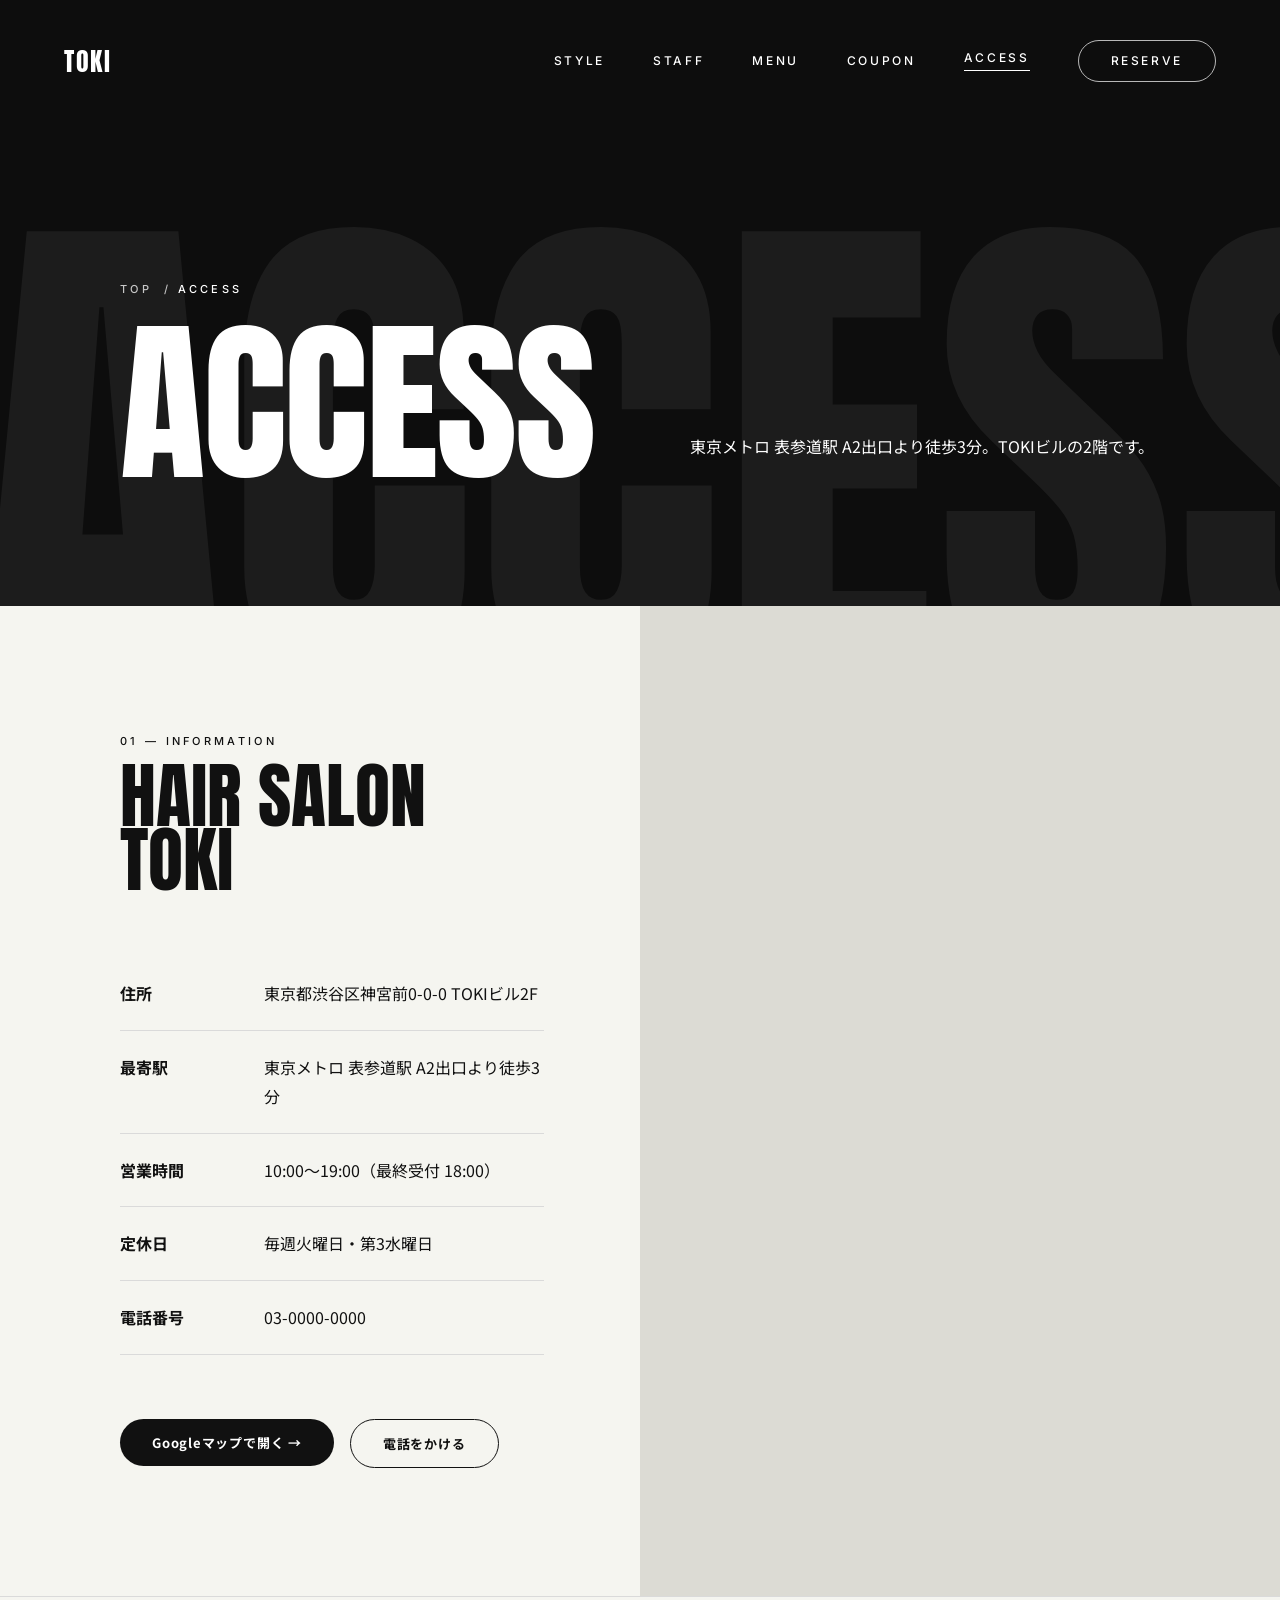
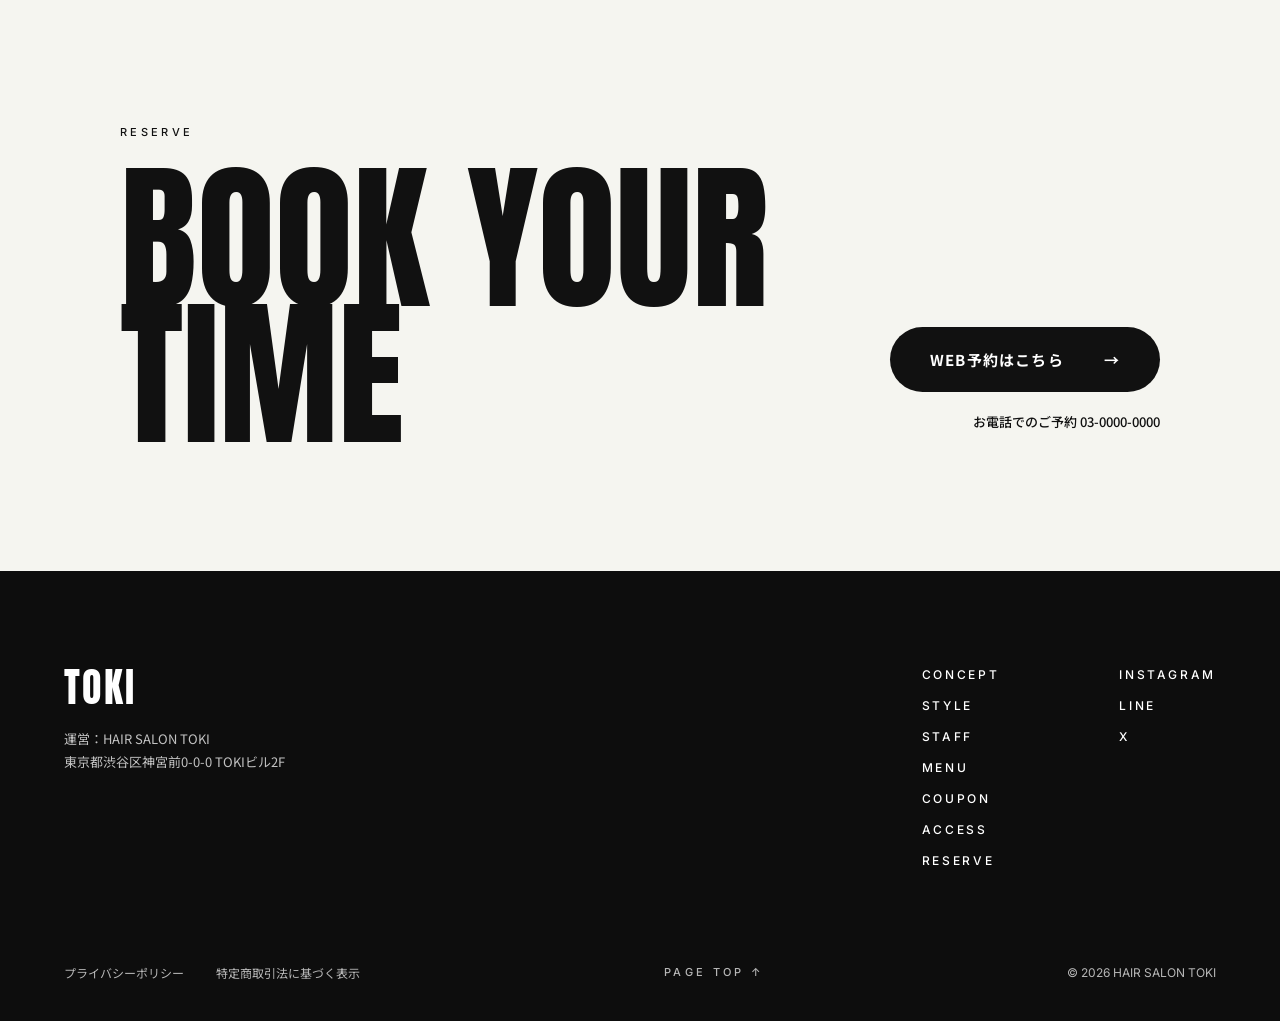
<file: access.html>
<!DOCTYPE html>
<html lang="ja">
<head>
<meta charset="utf-8">
<meta name="viewport" content="width=device-width, initial-scale=1">
<title>アクセス｜表参道駅A2出口徒歩3分 | HAIR SALON TOKI</title>
<meta name="description" content="表参道の美容室HAIR SALON TOKIへのアクセス。所在地は東京都渋谷区神宮前0-0-0 TOKIビル2F、東京メトロ表参道駅A2出口より徒歩3分です。営業時間は10:00〜19:00（最終受付18:00）、定休日は毎週火曜日・第3水曜日。ご予約・お問い合わせはお電話（03-0000-0000）またはWEB予約から承ります。">
<meta name="robots" content="index, follow">
<link rel="canonical" href="https://salon-toki.netlify.app/access.html">
<meta property="og:type" content="website">
<meta property="og:url" content="https://salon-toki.netlify.app/access.html">
<meta property="og:site_name" content="HAIR SALON TOKI">
<meta property="og:locale" content="ja_JP">
<meta property="og:title" content="アクセス｜表参道駅A2出口徒歩3分 | HAIR SALON TOKI">
<meta property="og:description" content="表参道の美容室HAIR SALON TOKIへのアクセス。所在地は東京都渋谷区神宮前0-0-0 TOKIビル2F、東京メトロ表参道駅A2出口より徒歩3分です。営業時間は10:00〜19:00（最終受付18:00）、定休日は毎週火曜日・第3水曜日。ご予約・お問い合わせはお電話（03-0000-0000）またはWEB予約から承ります。">
<meta property="og:image" content="https://salon-toki.netlify.app/images/ogp.jpg">
<meta property="og:image:width" content="1200">
<meta property="og:image:height" content="630">
<meta name="twitter:card" content="summary_large_image">
<meta name="theme-color" content="#0D0D0D">
<link rel="icon" href="./favicon.ico" sizes="48x48">
<link rel="icon" href="./favicon-32x32.png" type="image/png" sizes="32x32">
<link rel="icon" href="./favicon-16x16.png" type="image/png" sizes="16x16">
<link rel="apple-touch-icon" href="./apple-touch-icon.png">
<link rel="manifest" href="./site.webmanifest">
<link rel="preconnect" href="https://fonts.googleapis.com">
<link rel="preconnect" href="https://fonts.gstatic.com" crossorigin>
<!-- Web fonts load as media="print" so they don't block the first paint; js/nav.js switches them to "all".
     The Noto Sans JP URL is generated by tools/update-font-subset.py (run it after changing Japanese text). -->
<link class="webfonts" rel="stylesheet" href="https://fonts.googleapis.com/css2?family=Anton&amp;family=Inter:wght@400;500;600&amp;display=swap" media="print">
<link class="webfonts webfonts-jp" rel="stylesheet" href="https://fonts.googleapis.com/css2?family=Noto+Sans+JP:wght@400;500;700;900&amp;display=swap&amp;text=%20%21%22%23%24%25%26%27%28%29%2A%2B%2C-.%2F0123456789%3A%3B%3C%3D%3E%3F%40ABCDEFGHIJKLMNOPQRSTUVWXYZ%5B%5C%5D%5E_%60abcdefghijklmnopqrstuvwxyz%7B%7C%7D~%C2%A5%C2%A9%E2%80%94%E2%80%9C%E2%80%9D%E2%86%91%E2%86%92%E2%89%A4%E3%80%81%E3%80%82%E3%80%8C%E3%80%8D%E3%80%9C%E3%81%82%E3%81%84%E3%81%86%E3%81%88%E3%81%8A%E3%81%8B%E3%81%8C%E3%81%8D%E3%81%8F%E3%81%91%E3%81%93%E3%81%94%E3%81%95%E3%81%97%E3%81%98%E3%81%99%E3%81%9B%E3%81%9D%E3%81%9E%E3%81%9F%E3%81%A0%E3%81%A1%E3%81%A3%E3%81%A4%E3%81%A5%E3%81%A6%E3%81%A7%E3%81%A8%E3%81%A9%E3%81%AA%E3%81%AB%E3%81%AE%E3%81%AF%E3%81%B0%E3%81%B2%E3%81%B3%E3%81%B5%E3%81%B8%E3%81%B9%E3%81%BE%E3%81%BF%E3%82%81%E3%82%82%E3%82%84%E3%82%86%E3%82%88%E3%82%89%E3%82%8A%E3%82%8B%E3%82%8C%E3%82%8F%E3%82%92%E3%82%93%E3%82%A2%E3%82%A3%E3%82%A4%E3%82%A6%E3%82%A8%E3%82%AB%E3%82%AD%E3%82%AE%E3%82%AF%E3%82%B0%E3%82%B1%E3%82%B3%E3%82%B5%E3%82%B6%E3%82%B7%E3%82%B8%E3%82%B9%E3%82%BA%E3%82%BB%E3%82%BF%E3%83%80%E3%83%81%E3%83%83%E3%83%84%E3%83%86%E3%83%87%E3%83%88%E3%83%89%E3%83%8A%E3%83%8B%E3%83%8F%E3%83%90%E3%83%91%E3%83%92%E3%83%93%E3%83%95%E3%83%96%E3%83%97%E3%83%98%E3%83%99%E3%83%9A%E3%83%9C%E3%83%9D%E3%83%9E%E3%83%9F%E3%83%A0%E3%83%A1%E3%83%A3%E3%83%A4%E3%83%A5%E3%83%A9%E3%83%AA%E3%83%AB%E3%83%AC%E3%83%AD%E3%83%B3%E3%83%B6%E3%83%BB%E3%83%BC%E4%B8%80%E4%B8%81%E4%B8%89%E4%B8%8A%E4%B8%8B%E4%B8%AD%E4%B9%BE%E4%BA%88%E4%BA%8B%E4%BA%8C%E4%BA%AC%E4%BA%BA%E4%BB%8B%E4%BB%95%E4%BB%96%E4%BB%98%E4%BB%A4%E4%BB%A5%E4%BB%BB%E4%BC%91%E4%BC%9A%E4%BC%9D%E4%BC%BA%E4%BC%BC%E4%BD%8F%E4%BD%90%E4%BD%93%E4%BD%BF%E4%BE%8B%E4%BE%9B%E4%BE%A1%E4%BF%82%E4%BF%9D%E4%BF%A1%E4%BF%AE%E5%80%8B%E5%81%9C%E5%82%99%E5%85%83%E5%85%88%E5%85%A5%E5%85%A8%E5%86%85%E5%86%8D%E5%86%99%E5%87%A6%E5%87%BA%E5%88%86%E5%88%87%E5%88%9D%E5%88%A5%E5%88%A9%E5%88%B6%E5%89%8A%E5%89%8D%E5%89%A4%E5%89%B2%E5%8A%9B%E5%8A%A0%E5%8A%B9%E5%8B%95%E5%8B%99%E5%8C%BA%E5%8C%BF%E5%8F%82%E5%8F%8B%E5%8F%8E%E5%8F%96%E5%8F%97%E5%8F%A3%E5%8F%AF%E5%8F%B6%E5%8F%B7%E5%90%88%E5%90%8C%E5%90%8D%E5%90%91%E5%90%AB%E5%91%B3%E5%95%86%E5%95%8F%E5%96%84%E5%96%B6%E5%9B%9E%E5%9B%B2%E5%9F%BA%E5%A0%B1%E5%A0%B4%E5%A4%89%E5%A4%96%E5%A4%A7%E5%A4%B1%E5%A7%94%E5%AD%90%E5%AD%A6%E5%AE%88%E5%AE%89%E5%AE%9A%E5%AE%9F%E5%AE%A2%E5%AE%A4%E5%AE%AE%E5%AE%B9%E5%AF%84%E5%AF%8C%E5%AF%A7%E5%AF%BE%E5%B0%8E%E5%B0%91%E5%B1%A5%E5%B1%B1%E5%B8%8C%E5%B8%AD%E5%B8%AF%E5%B8%B8%E5%B9%B3%E5%B9%B4%E5%BA%97%E5%BC%95%E5%BD%93%E5%BD%B9%E5%BE%85%E5%BE%8B%E5%BE%8C%E5%BE%92%E5%BE%93%E5%BE%97%E5%BF%85%E5%BF%9C%E6%80%A7%E6%82%A0%E6%82%A9%E6%83%85%E6%83%B3%E6%84%8F%E6%84%9F%E6%85%8B%E6%88%90%E6%88%BB%E6%89%80%E6%89%8B%E6%89%B1%E6%89%BF%E6%8A%8A%E6%8B%85%E6%8C%81%E6%8C%87%E6%8E%A2%E6%8E%AA%E6%8E%B2%E6%8F%90%E6%8F%A1%E6%90%8D%E6%94%B9%E6%95%B0%E6%95%B4%E6%96%99%E6%96%AD%E6%96%B0%E6%96%B9%E6%96%BD%E6%97%A5%E6%98%8E%E6%99%82%E6%99%AE%E6%9A%AE%E6%9B%9C%E6%9B%B4%E6%9B%BF%E6%9C%80%E6%9C%88%E6%9C%89%E6%9C%9B%E6%9C%AB%E6%9C%AC%E6%9D%91%E6%9D%A5%E6%9D%B1%E6%9E%90%E6%9F%93%E6%9F%94%E6%A0%B9%E6%A0%BC%E6%A1%88%E6%A4%9C%E6%A5%AD%E6%A5%B5%E6%A7%98%E6%A9%8B%E6%AC%84%E6%AC%A1%E6%AD%A2%E6%AD%A3%E6%AD%A9%E6%AD%B4%E6%AE%B5%E6%AF%80%E6%AF%8E%E6%AF%9B%E6%B0%B4%E6%B1%82%E6%B1%BA%E6%B3%81%E6%B3%95%E6%B4%BB%E6%B5%81%E6%B8%8B%E6%BB%85%E6%BC%8F%E7%81%AB%E7%82%B9%E7%84%A1%E7%89%B9%E7%8A%B6%E7%8F%BE%E7%90%86%E7%94%9F%E7%94%A8%E7%94%B0%E7%95%AA%E7%99%BA%E7%9A%84%E7%9A%AE%E7%9B%A3%E7%9B%AE%E7%9B%B4%E7%9C%9F%E7%9D%80%E7%9D%A3%E7%9E%B3%E7%9F%A5%E7%9F%AF%E7%A2%BA%E7%A4%BA%E7%A4%BE%E7%A5%9E%E7%A7%81%E7%A8%8E%E7%A9%BA%E7%AA%93%E7%AB%8B%E7%AC%AC%E7%AE%A1%E7%AF%84%E7%B4%84%E7%B4%B9%E7%B5%82%E7%B5%9E%E7%B5%A1%E7%B7%92%E7%B8%AE%E7%BD%AE%E7%BE%8E%E8%80%83%E8%80%85%E8%82%8C%E8%83%BD%E8%88%97%E8%89%AF%E8%89%B2%E8%89%B6%E8%8A%B1%E8%90%BD%E8%93%AE%E8%96%AC%E8%97%A4%E8%A1%8C%E8%A1%93%E8%A1%A8%E8%A3%9C%E8%A6%81%E8%A6%8B%E8%A6%8F%E8%A6%A7%E8%A7%A3%E8%A8%82%E8%A8%8E%E8%A8%97%E8%A8%98%E8%A8%AD%E8%A8%BA%E8%A8%BC%E8%A9%B1%E8%AA%8D%E8%AA%BF%E8%AB%8B%E8%AC%9B%E8%AD%98%E8%AD%B7%E8%B0%B7%E8%B1%8A%E8%B2%AC%E8%B3%AA%E8%BB%BD%E8%BC%89%E8%BE%BC%E8%BF%BD%E9%80%81%E9%80%8F%E9%80%9A%E9%80%9F%E9%80%A3%E9%80%B1%E9%81%8B%E9%81%8E%E9%81%93%E9%81%94%E9%81%A9%E9%81%B5%E9%83%A8%E9%83%BD%E9%87%91%E9%8C%B2%E9%95%B7%E9%96%8B%E9%96%93%E9%96%A2%E9%98%B2%E9%99%90%E9%99%A4%E9%9A%8E%E9%9B%86%E9%9B%BB%E9%A0%88%E9%A0%AD%E9%A1%94%E9%A7%85%E9%AA%A8%E9%AB%98%E9%AB%AA%EF%BC%88%EF%BC%89%EF%BC%8B%EF%BC%9A%EF%BD%9C" media="print">
<noscript><link rel="stylesheet" href="https://fonts.googleapis.com/css2?family=Anton&amp;family=Inter:wght@400;500;600&amp;display=swap"><link rel="stylesheet" href="https://fonts.googleapis.com/css2?family=Noto+Sans+JP:wght@400;500;700;900&amp;display=swap&amp;text=%20%21%22%23%24%25%26%27%28%29%2A%2B%2C-.%2F0123456789%3A%3B%3C%3D%3E%3F%40ABCDEFGHIJKLMNOPQRSTUVWXYZ%5B%5C%5D%5E_%60abcdefghijklmnopqrstuvwxyz%7B%7C%7D~%C2%A5%C2%A9%E2%80%94%E2%80%9C%E2%80%9D%E2%86%91%E2%86%92%E2%89%A4%E3%80%81%E3%80%82%E3%80%8C%E3%80%8D%E3%80%9C%E3%81%82%E3%81%84%E3%81%86%E3%81%88%E3%81%8A%E3%81%8B%E3%81%8C%E3%81%8D%E3%81%8F%E3%81%91%E3%81%93%E3%81%94%E3%81%95%E3%81%97%E3%81%98%E3%81%99%E3%81%9B%E3%81%9D%E3%81%9E%E3%81%9F%E3%81%A0%E3%81%A1%E3%81%A3%E3%81%A4%E3%81%A5%E3%81%A6%E3%81%A7%E3%81%A8%E3%81%A9%E3%81%AA%E3%81%AB%E3%81%AE%E3%81%AF%E3%81%B0%E3%81%B2%E3%81%B3%E3%81%B5%E3%81%B8%E3%81%B9%E3%81%BE%E3%81%BF%E3%82%81%E3%82%82%E3%82%84%E3%82%86%E3%82%88%E3%82%89%E3%82%8A%E3%82%8B%E3%82%8C%E3%82%8F%E3%82%92%E3%82%93%E3%82%A2%E3%82%A3%E3%82%A4%E3%82%A6%E3%82%A8%E3%82%AB%E3%82%AD%E3%82%AE%E3%82%AF%E3%82%B0%E3%82%B1%E3%82%B3%E3%82%B5%E3%82%B6%E3%82%B7%E3%82%B8%E3%82%B9%E3%82%BA%E3%82%BB%E3%82%BF%E3%83%80%E3%83%81%E3%83%83%E3%83%84%E3%83%86%E3%83%87%E3%83%88%E3%83%89%E3%83%8A%E3%83%8B%E3%83%8F%E3%83%90%E3%83%91%E3%83%92%E3%83%93%E3%83%95%E3%83%96%E3%83%97%E3%83%98%E3%83%99%E3%83%9A%E3%83%9C%E3%83%9D%E3%83%9E%E3%83%9F%E3%83%A0%E3%83%A1%E3%83%A3%E3%83%A4%E3%83%A5%E3%83%A9%E3%83%AA%E3%83%AB%E3%83%AC%E3%83%AD%E3%83%B3%E3%83%B6%E3%83%BB%E3%83%BC%E4%B8%80%E4%B8%81%E4%B8%89%E4%B8%8A%E4%B8%8B%E4%B8%AD%E4%B9%BE%E4%BA%88%E4%BA%8B%E4%BA%8C%E4%BA%AC%E4%BA%BA%E4%BB%8B%E4%BB%95%E4%BB%96%E4%BB%98%E4%BB%A4%E4%BB%A5%E4%BB%BB%E4%BC%91%E4%BC%9A%E4%BC%9D%E4%BC%BA%E4%BC%BC%E4%BD%8F%E4%BD%90%E4%BD%93%E4%BD%BF%E4%BE%8B%E4%BE%9B%E4%BE%A1%E4%BF%82%E4%BF%9D%E4%BF%A1%E4%BF%AE%E5%80%8B%E5%81%9C%E5%82%99%E5%85%83%E5%85%88%E5%85%A5%E5%85%A8%E5%86%85%E5%86%8D%E5%86%99%E5%87%A6%E5%87%BA%E5%88%86%E5%88%87%E5%88%9D%E5%88%A5%E5%88%A9%E5%88%B6%E5%89%8A%E5%89%8D%E5%89%A4%E5%89%B2%E5%8A%9B%E5%8A%A0%E5%8A%B9%E5%8B%95%E5%8B%99%E5%8C%BA%E5%8C%BF%E5%8F%82%E5%8F%8B%E5%8F%8E%E5%8F%96%E5%8F%97%E5%8F%A3%E5%8F%AF%E5%8F%B6%E5%8F%B7%E5%90%88%E5%90%8C%E5%90%8D%E5%90%91%E5%90%AB%E5%91%B3%E5%95%86%E5%95%8F%E5%96%84%E5%96%B6%E5%9B%9E%E5%9B%B2%E5%9F%BA%E5%A0%B1%E5%A0%B4%E5%A4%89%E5%A4%96%E5%A4%A7%E5%A4%B1%E5%A7%94%E5%AD%90%E5%AD%A6%E5%AE%88%E5%AE%89%E5%AE%9A%E5%AE%9F%E5%AE%A2%E5%AE%A4%E5%AE%AE%E5%AE%B9%E5%AF%84%E5%AF%8C%E5%AF%A7%E5%AF%BE%E5%B0%8E%E5%B0%91%E5%B1%A5%E5%B1%B1%E5%B8%8C%E5%B8%AD%E5%B8%AF%E5%B8%B8%E5%B9%B3%E5%B9%B4%E5%BA%97%E5%BC%95%E5%BD%93%E5%BD%B9%E5%BE%85%E5%BE%8B%E5%BE%8C%E5%BE%92%E5%BE%93%E5%BE%97%E5%BF%85%E5%BF%9C%E6%80%A7%E6%82%A0%E6%82%A9%E6%83%85%E6%83%B3%E6%84%8F%E6%84%9F%E6%85%8B%E6%88%90%E6%88%BB%E6%89%80%E6%89%8B%E6%89%B1%E6%89%BF%E6%8A%8A%E6%8B%85%E6%8C%81%E6%8C%87%E6%8E%A2%E6%8E%AA%E6%8E%B2%E6%8F%90%E6%8F%A1%E6%90%8D%E6%94%B9%E6%95%B0%E6%95%B4%E6%96%99%E6%96%AD%E6%96%B0%E6%96%B9%E6%96%BD%E6%97%A5%E6%98%8E%E6%99%82%E6%99%AE%E6%9A%AE%E6%9B%9C%E6%9B%B4%E6%9B%BF%E6%9C%80%E6%9C%88%E6%9C%89%E6%9C%9B%E6%9C%AB%E6%9C%AC%E6%9D%91%E6%9D%A5%E6%9D%B1%E6%9E%90%E6%9F%93%E6%9F%94%E6%A0%B9%E6%A0%BC%E6%A1%88%E6%A4%9C%E6%A5%AD%E6%A5%B5%E6%A7%98%E6%A9%8B%E6%AC%84%E6%AC%A1%E6%AD%A2%E6%AD%A3%E6%AD%A9%E6%AD%B4%E6%AE%B5%E6%AF%80%E6%AF%8E%E6%AF%9B%E6%B0%B4%E6%B1%82%E6%B1%BA%E6%B3%81%E6%B3%95%E6%B4%BB%E6%B5%81%E6%B8%8B%E6%BB%85%E6%BC%8F%E7%81%AB%E7%82%B9%E7%84%A1%E7%89%B9%E7%8A%B6%E7%8F%BE%E7%90%86%E7%94%9F%E7%94%A8%E7%94%B0%E7%95%AA%E7%99%BA%E7%9A%84%E7%9A%AE%E7%9B%A3%E7%9B%AE%E7%9B%B4%E7%9C%9F%E7%9D%80%E7%9D%A3%E7%9E%B3%E7%9F%A5%E7%9F%AF%E7%A2%BA%E7%A4%BA%E7%A4%BE%E7%A5%9E%E7%A7%81%E7%A8%8E%E7%A9%BA%E7%AA%93%E7%AB%8B%E7%AC%AC%E7%AE%A1%E7%AF%84%E7%B4%84%E7%B4%B9%E7%B5%82%E7%B5%9E%E7%B5%A1%E7%B7%92%E7%B8%AE%E7%BD%AE%E7%BE%8E%E8%80%83%E8%80%85%E8%82%8C%E8%83%BD%E8%88%97%E8%89%AF%E8%89%B2%E8%89%B6%E8%8A%B1%E8%90%BD%E8%93%AE%E8%96%AC%E8%97%A4%E8%A1%8C%E8%A1%93%E8%A1%A8%E8%A3%9C%E8%A6%81%E8%A6%8B%E8%A6%8F%E8%A6%A7%E8%A7%A3%E8%A8%82%E8%A8%8E%E8%A8%97%E8%A8%98%E8%A8%AD%E8%A8%BA%E8%A8%BC%E8%A9%B1%E8%AA%8D%E8%AA%BF%E8%AB%8B%E8%AC%9B%E8%AD%98%E8%AD%B7%E8%B0%B7%E8%B1%8A%E8%B2%AC%E8%B3%AA%E8%BB%BD%E8%BC%89%E8%BE%BC%E8%BF%BD%E9%80%81%E9%80%8F%E9%80%9A%E9%80%9F%E9%80%A3%E9%80%B1%E9%81%8B%E9%81%8E%E9%81%93%E9%81%94%E9%81%A9%E9%81%B5%E9%83%A8%E9%83%BD%E9%87%91%E9%8C%B2%E9%95%B7%E9%96%8B%E9%96%93%E9%96%A2%E9%98%B2%E9%99%90%E9%99%A4%E9%9A%8E%E9%9B%86%E9%9B%BB%E9%A0%88%E9%A0%AD%E9%A1%94%E9%A7%85%E9%AA%A8%E9%AB%98%E9%AB%AA%EF%BC%88%EF%BC%89%EF%BC%8B%EF%BC%9A%EF%BD%9C"></noscript>
<link rel="stylesheet" href="./css/style.css">
<script type="application/ld+json">
{
  "@context": "https://schema.org",
  "@graph": [
    {
      "@type": "HairSalon",
      "@id": "https://salon-toki.netlify.app/#salon",
      "name": "HAIR SALON TOKI",
      "url": "https://salon-toki.netlify.app/",
      "image": "https://salon-toki.netlify.app/images/ogp.jpg",
      "logo": "https://salon-toki.netlify.app/icon-512.png",
      "description": "骨格・髪質・ライフスタイルに合わせた似合わせカットとカラーが得意な、表参道の少人数制プライベートサロン。",
      "telephone": "03-0000-0000",
      "priceRange": "¥1,100〜",
      "address": {
        "@type": "PostalAddress",
        "addressCountry": "JP",
        "addressRegion": "東京都",
        "addressLocality": "渋谷区",
        "streetAddress": "神宮前0-0-0 TOKIビル2F"
      },
      "openingHoursSpecification": [
        {
          "@type": "OpeningHoursSpecification",
          "dayOfWeek": [
            "Monday",
            "Wednesday",
            "Thursday",
            "Friday",
            "Saturday",
            "Sunday"
          ],
          "opens": "10:00",
          "closes": "19:00"
        }
      ]
    },
    {
      "@type": "BreadcrumbList",
      "itemListElement": [
        {
          "@type": "ListItem",
          "position": 1,
          "name": "TOP",
          "item": "https://salon-toki.netlify.app/"
        },
        {
          "@type": "ListItem",
          "position": 2,
          "name": "ACCESS",
          "item": "https://salon-toki.netlify.app/access.html"
        }
      ]
    }
  ]
}
</script>
</head>
<body>
<div class="page">

  <section id="top" class="page-hero">
    <header class="site-header">
      <a href="index.html" class="site-header__logo">TOKI</a>
      <div class="site-header__actions">
        <a href="reserve.html" class="site-header__reserve">RESERVE</a>
        <button type="button" class="site-header__menu" aria-controls="site-nav" aria-expanded="false">MENU</button>
      </div>
      <nav id="site-nav" class="site-header__nav" aria-label="メインメニュー">
        <a href="style.html">STYLE</a>
        <a href="staff.html">STAFF</a>
        <a href="menu.html">MENU</a>
        <a href="menu.html#coupon">COUPON</a>
        <a href="access.html" aria-current="page">ACCESS</a>
        <a href="reserve.html" class="btn-outline">RESERVE</a>
      </nav>
    </header>
    <div class="page-hero__watermark" aria-hidden="true">ACCESS</div>
    <div class="page-hero__inner">
      <div class="page-hero__heading">
        <nav class="breadcrumb eyebrow" aria-label="パンくずリスト">
          <ol>
            <li><a href="index.html">TOP</a></li>
            <li aria-hidden="true">/</li>
            <li aria-current="page">ACCESS</li>
          </ol>
        </nav>
        <h1 class="page-hero__title">ACCESS</h1>
      </div>
      <p class="page-hero__lead">東京メトロ 表参道駅 A2出口より徒歩3分。TOKIビルの2階です。</p>
    </div>
  </section>

  <main class="access light">
    <div class="access__info">
      <div class="section-heading">
        <div class="eyebrow">01 — INFORMATION</div>
        <h2 class="section-heading__title">HAIR SALON TOKI</h2>
      </div>
      <dl class="info-list">
        <div><dt>住所</dt><dd>東京都渋谷区神宮前0-0-0 TOKIビル2F</dd></div>
        <div><dt>最寄駅</dt><dd>東京メトロ 表参道駅 A2出口より徒歩3分</dd></div>
        <div><dt>営業時間</dt><dd>10:00〜19:00（最終受付 18:00）</dd></div>
        <div><dt>定休日</dt><dd>毎週火曜日・第3水曜日</dd></div>
        <div><dt>電話番号</dt><dd>03-0000-0000</dd></div>
      </dl>
      <div class="access__actions">
        <a href="https://www.google.com/maps?q=%E8%A1%A8%E5%8F%82%E9%81%93%E9%A7%85" target="_blank" rel="noopener" class="btn-dark">Googleマップで開く →</a>
        <a href="tel:03-0000-0000" class="btn-line">電話をかける</a>
      </div>
    </div>
    <div class="access__map">
      <iframe src="https://www.google.com/maps?q=%E8%A1%A8%E5%8F%82%E9%81%93%E9%A7%85&amp;output=embed" title="店舗周辺の地図" loading="lazy" referrerpolicy="no-referrer-when-downgrade"></iframe>
    </div>
  </main>

  <section class="cta-band" aria-labelledby="cta-title">
    <div class="cta-band__heading">
      <div class="eyebrow">RESERVE</div>
      <h2 id="cta-title" class="cta-band__title">BOOK YOUR TIME</h2>
    </div>
    <div class="cta-band__actions">
      <a href="reserve.html" class="btn-solid">WEB予約はこちら<span aria-hidden="true">→</span></a>
      <a href="tel:03-0000-0000" class="cta-band__tel">お電話でのご予約 03-0000-0000</a>
    </div>
  </section>

  <footer class="site-footer">
    <div class="site-footer__top">
      <div class="site-footer__brand">
        <a href="index.html" class="site-footer__logo">TOKI</a>
        <address class="site-footer__address">運営：HAIR SALON TOKI<br>東京都渋谷区神宮前0-0-0 TOKIビル2F</address>
      </div>
      <nav class="site-footer__nav" aria-label="フッターメニュー">
        <a href="concept.html">CONCEPT</a>
        <a href="style.html">STYLE</a>
        <a href="staff.html">STAFF</a>
        <a href="menu.html">MENU</a>
        <a href="menu.html#coupon">COUPON</a>
        <a href="access.html">ACCESS</a>
        <a href="reserve.html">RESERVE</a>
      </nav>
      <!-- TODO: SNS の URL は仮（_sample）。確定したら7ページすべて差し替える -->
      <nav class="site-footer__nav" aria-label="SNS">
        <a href="https://www.instagram.com/hairsalon_toki_sample/" target="_blank" rel="noopener noreferrer" lang="en">INSTAGRAM<span class="visually-hidden" lang="ja">（新しいタブで開きます）</span></a>
        <a href="https://line.me/R/ti/p/@hairsalon_toki_sample" target="_blank" rel="noopener noreferrer" lang="en">LINE<span class="visually-hidden" lang="ja">（新しいタブで開きます）</span></a>
        <a href="https://x.com/hairsalon_toki_sample" target="_blank" rel="noopener noreferrer" lang="en">X<span class="visually-hidden" lang="ja">（新しいタブで開きます）</span></a>
      </nav>
    </div>
    <div class="site-footer__bottom">
      <div class="site-footer__legal">
        <a href="privacy-policy.html">プライバシーポリシー</a>
        <a href="law.html">特定商取引法に基づく表示</a>
      </div>
      <a href="#top" class="eyebrow">PAGE TOP ↑</a>
      <small class="site-footer__copy">© 2026 HAIR SALON TOKI</small>
    </div>
  </footer>

</div>
<script src="./js/nav.js" defer></script>
<script src="./js/track.js" defer></script>
</body>
</html>
</file>
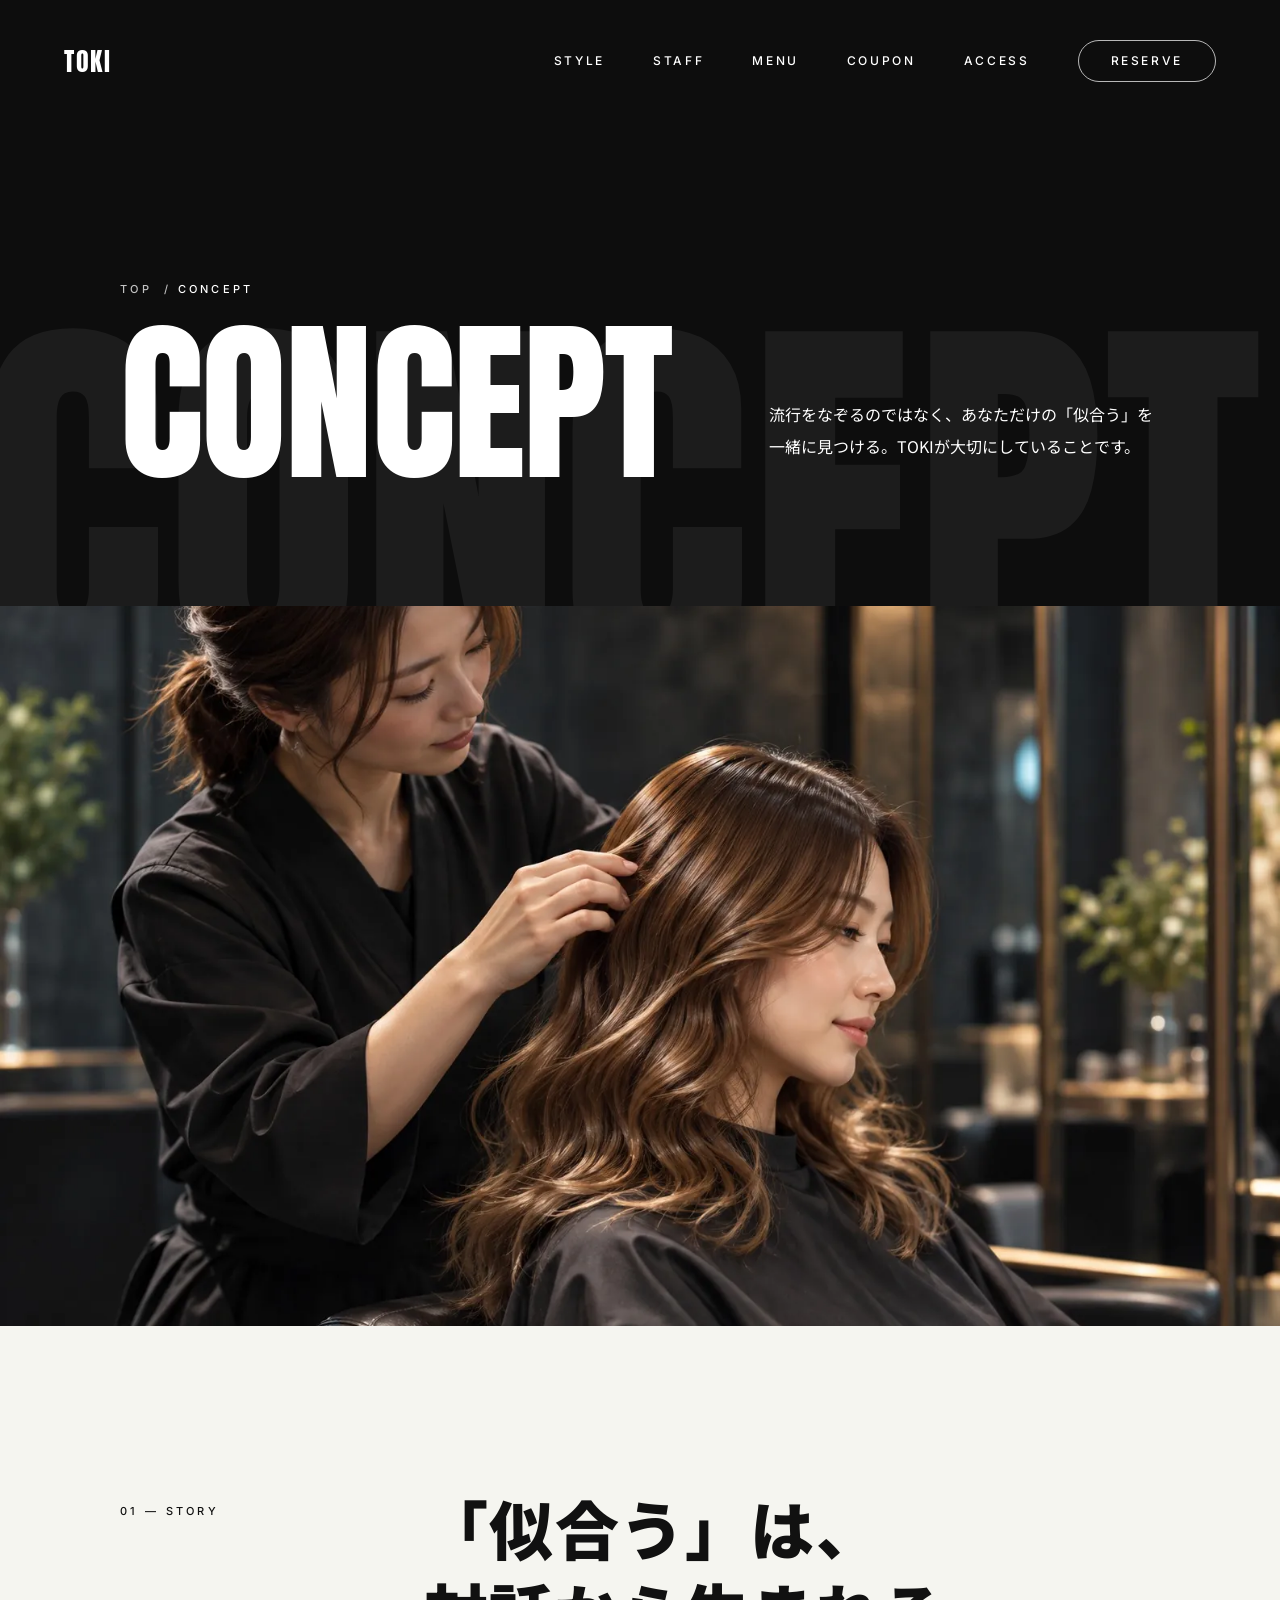
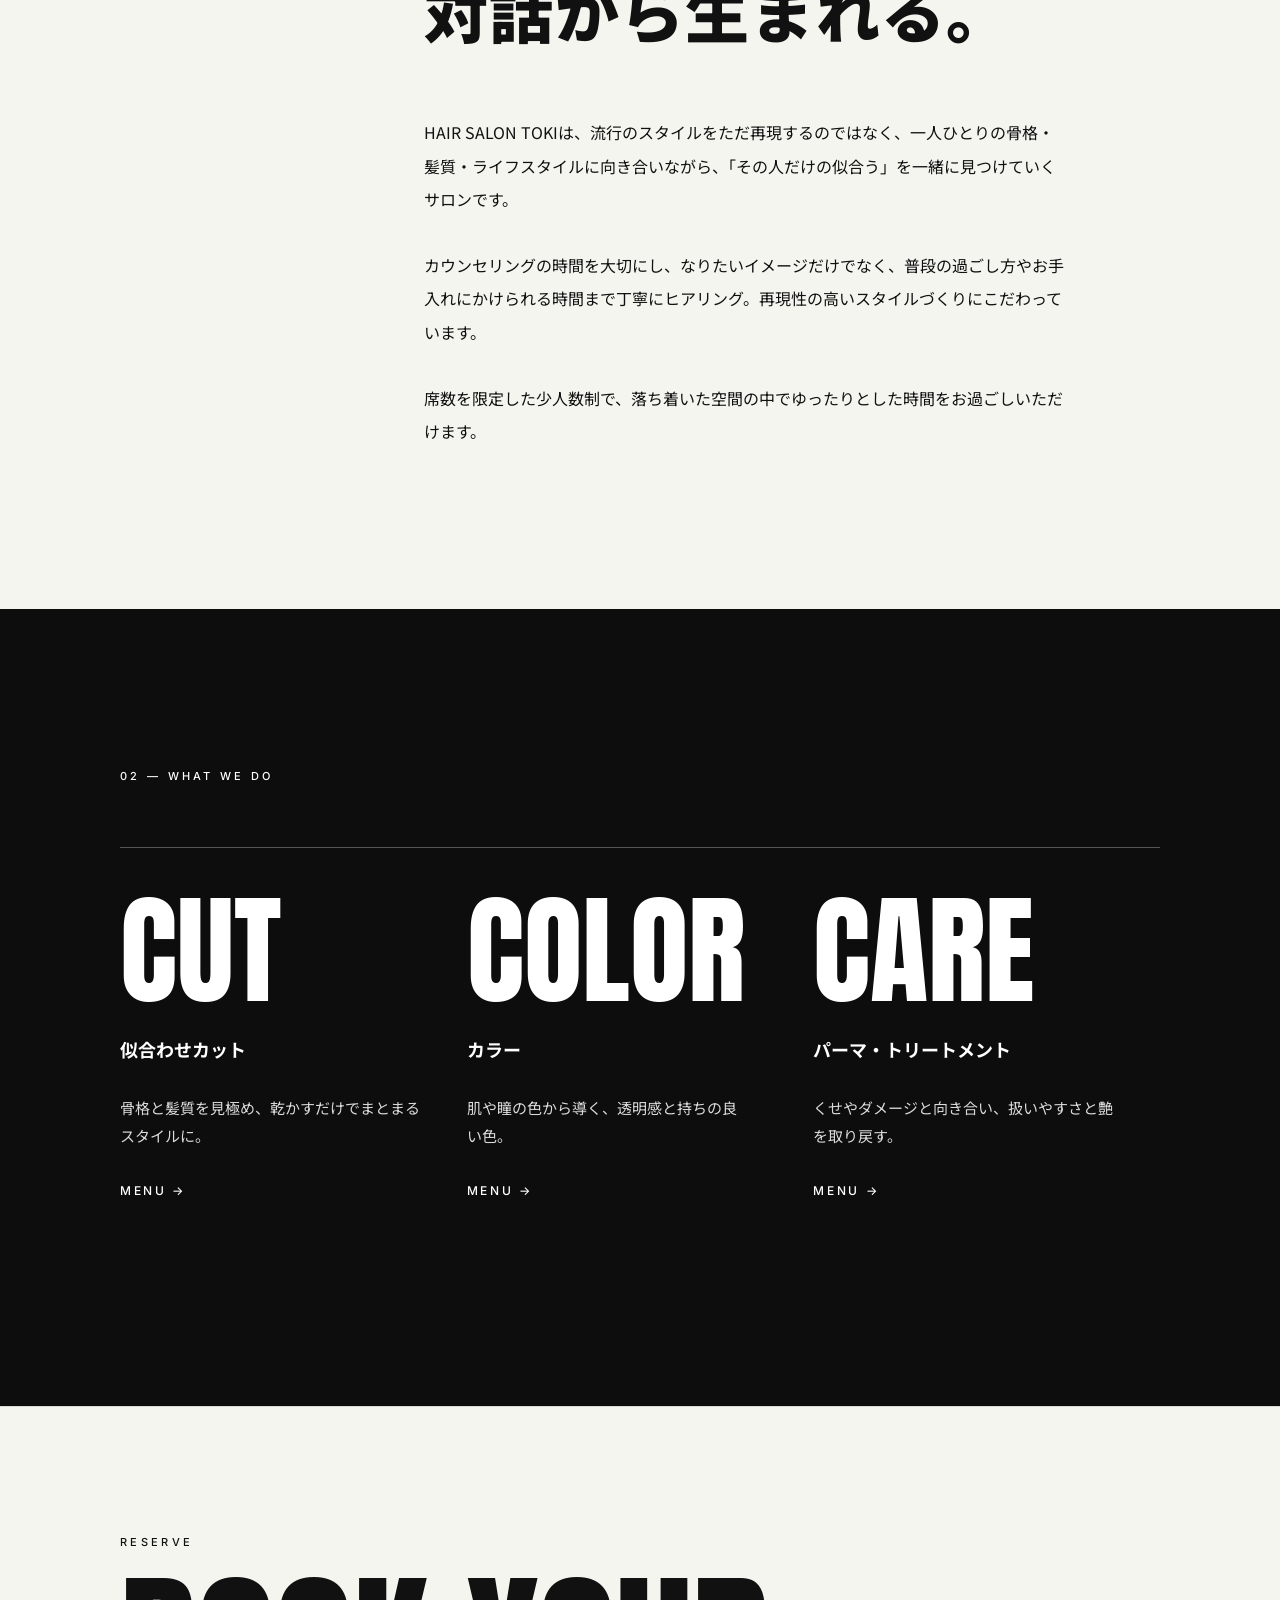
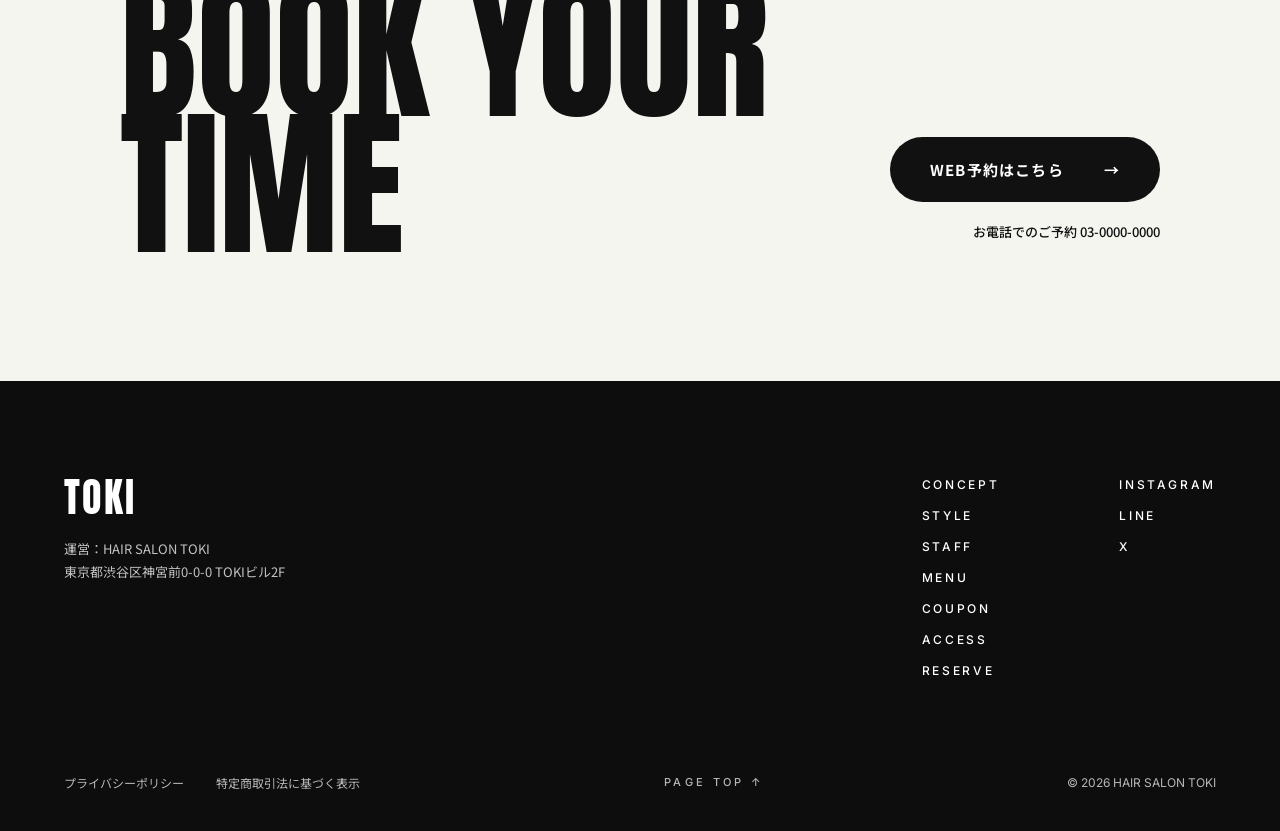
<file: concept.html>
<!DOCTYPE html>
<html lang="ja">
<head>
<meta charset="utf-8">
<meta name="viewport" content="width=device-width, initial-scale=1">
<title>コンセプト｜「似合う」は対話から生まれる | HAIR SALON TOKI</title>
<meta name="description" content="HAIR SALON TOKIのコンセプト。流行のスタイルをただ再現するのではなく、骨格・髪質・ライフスタイルに向き合い、「その人だけの似合う」を一緒に見つけます。カウンセリングでは普段の過ごし方やお手入れにかけられる時間まで丁寧にヒアリング。カット・カラー・ケアを軸に、再現性の高いスタイルをご提案する表参道の少人数制サロンです。">
<meta name="robots" content="index, follow">
<link rel="canonical" href="https://salon-toki.netlify.app/concept.html">
<meta property="og:type" content="website">
<meta property="og:url" content="https://salon-toki.netlify.app/concept.html">
<meta property="og:site_name" content="HAIR SALON TOKI">
<meta property="og:locale" content="ja_JP">
<meta property="og:title" content="コンセプト｜「似合う」は対話から生まれる | HAIR SALON TOKI">
<meta property="og:description" content="HAIR SALON TOKIのコンセプト。流行のスタイルをただ再現するのではなく、骨格・髪質・ライフスタイルに向き合い、「その人だけの似合う」を一緒に見つけます。カウンセリングでは普段の過ごし方やお手入れにかけられる時間まで丁寧にヒアリング。カット・カラー・ケアを軸に、再現性の高いスタイルをご提案する表参道の少人数制サロンです。">
<meta property="og:image" content="https://salon-toki.netlify.app/images/ogp.jpg">
<meta property="og:image:width" content="1200">
<meta property="og:image:height" content="630">
<meta name="twitter:card" content="summary_large_image">
<meta name="theme-color" content="#0D0D0D">
<link rel="icon" href="./favicon.ico" sizes="48x48">
<link rel="icon" href="./favicon-32x32.png" type="image/png" sizes="32x32">
<link rel="icon" href="./favicon-16x16.png" type="image/png" sizes="16x16">
<link rel="apple-touch-icon" href="./apple-touch-icon.png">
<link rel="manifest" href="./site.webmanifest">
<link rel="preconnect" href="https://fonts.googleapis.com">
<link rel="preconnect" href="https://fonts.gstatic.com" crossorigin>
<!-- Web fonts load as media="print" so they don't block the first paint; js/nav.js switches them to "all".
     The Noto Sans JP URL is generated by tools/update-font-subset.py (run it after changing Japanese text). -->
<link class="webfonts" rel="stylesheet" href="https://fonts.googleapis.com/css2?family=Anton&amp;family=Inter:wght@400;500;600&amp;display=swap" media="print">
<link class="webfonts webfonts-jp" rel="stylesheet" href="https://fonts.googleapis.com/css2?family=Noto+Sans+JP:wght@400;500;700;900&amp;display=swap&amp;text=%20%21%22%23%24%25%26%27%28%29%2A%2B%2C-.%2F0123456789%3A%3B%3C%3D%3E%3F%40ABCDEFGHIJKLMNOPQRSTUVWXYZ%5B%5C%5D%5E_%60abcdefghijklmnopqrstuvwxyz%7B%7C%7D~%C2%A5%C2%A9%E2%80%94%E2%80%9C%E2%80%9D%E2%86%91%E2%86%92%E2%89%A4%E3%80%81%E3%80%82%E3%80%8C%E3%80%8D%E3%80%9C%E3%81%82%E3%81%84%E3%81%86%E3%81%88%E3%81%8A%E3%81%8B%E3%81%8C%E3%81%8D%E3%81%8F%E3%81%91%E3%81%93%E3%81%94%E3%81%95%E3%81%97%E3%81%98%E3%81%99%E3%81%9B%E3%81%9D%E3%81%9E%E3%81%9F%E3%81%A0%E3%81%A1%E3%81%A3%E3%81%A4%E3%81%A5%E3%81%A6%E3%81%A7%E3%81%A8%E3%81%A9%E3%81%AA%E3%81%AB%E3%81%AE%E3%81%AF%E3%81%B0%E3%81%B2%E3%81%B3%E3%81%B5%E3%81%B8%E3%81%B9%E3%81%BE%E3%81%BF%E3%82%81%E3%82%82%E3%82%84%E3%82%86%E3%82%88%E3%82%89%E3%82%8A%E3%82%8B%E3%82%8C%E3%82%8F%E3%82%92%E3%82%93%E3%82%A2%E3%82%A3%E3%82%A4%E3%82%A6%E3%82%A8%E3%82%AB%E3%82%AD%E3%82%AE%E3%82%AF%E3%82%B0%E3%82%B1%E3%82%B3%E3%82%B5%E3%82%B6%E3%82%B7%E3%82%B8%E3%82%B9%E3%82%BA%E3%82%BB%E3%82%BF%E3%83%80%E3%83%81%E3%83%83%E3%83%84%E3%83%86%E3%83%87%E3%83%88%E3%83%89%E3%83%8A%E3%83%8B%E3%83%8F%E3%83%90%E3%83%91%E3%83%92%E3%83%93%E3%83%95%E3%83%96%E3%83%97%E3%83%98%E3%83%99%E3%83%9A%E3%83%9C%E3%83%9D%E3%83%9E%E3%83%9F%E3%83%A0%E3%83%A1%E3%83%A3%E3%83%A4%E3%83%A5%E3%83%A9%E3%83%AA%E3%83%AB%E3%83%AC%E3%83%AD%E3%83%B3%E3%83%B6%E3%83%BB%E3%83%BC%E4%B8%80%E4%B8%81%E4%B8%89%E4%B8%8A%E4%B8%8B%E4%B8%AD%E4%B9%BE%E4%BA%88%E4%BA%8B%E4%BA%8C%E4%BA%AC%E4%BA%BA%E4%BB%8B%E4%BB%95%E4%BB%96%E4%BB%98%E4%BB%A4%E4%BB%A5%E4%BB%BB%E4%BC%91%E4%BC%9A%E4%BC%9D%E4%BC%BA%E4%BC%BC%E4%BD%8F%E4%BD%90%E4%BD%93%E4%BD%BF%E4%BE%8B%E4%BE%9B%E4%BE%A1%E4%BF%82%E4%BF%9D%E4%BF%A1%E4%BF%AE%E5%80%8B%E5%81%9C%E5%82%99%E5%85%83%E5%85%88%E5%85%A5%E5%85%A8%E5%86%85%E5%86%8D%E5%86%99%E5%87%A6%E5%87%BA%E5%88%86%E5%88%87%E5%88%9D%E5%88%A5%E5%88%A9%E5%88%B6%E5%89%8A%E5%89%8D%E5%89%A4%E5%89%B2%E5%8A%9B%E5%8A%A0%E5%8A%B9%E5%8B%95%E5%8B%99%E5%8C%BA%E5%8C%BF%E5%8F%82%E5%8F%8B%E5%8F%8E%E5%8F%96%E5%8F%97%E5%8F%A3%E5%8F%AF%E5%8F%B6%E5%8F%B7%E5%90%88%E5%90%8C%E5%90%8D%E5%90%91%E5%90%AB%E5%91%B3%E5%95%86%E5%95%8F%E5%96%84%E5%96%B6%E5%9B%9E%E5%9B%B2%E5%9F%BA%E5%A0%B1%E5%A0%B4%E5%A4%89%E5%A4%96%E5%A4%A7%E5%A4%B1%E5%A7%94%E5%AD%90%E5%AD%A6%E5%AE%88%E5%AE%89%E5%AE%9A%E5%AE%9F%E5%AE%A2%E5%AE%A4%E5%AE%AE%E5%AE%B9%E5%AF%84%E5%AF%8C%E5%AF%A7%E5%AF%BE%E5%B0%8E%E5%B0%91%E5%B1%A5%E5%B1%B1%E5%B8%8C%E5%B8%AD%E5%B8%AF%E5%B8%B8%E5%B9%B3%E5%B9%B4%E5%BA%97%E5%BC%95%E5%BD%93%E5%BD%B9%E5%BE%85%E5%BE%8B%E5%BE%8C%E5%BE%92%E5%BE%93%E5%BE%97%E5%BF%85%E5%BF%9C%E6%80%A7%E6%82%A0%E6%82%A9%E6%83%85%E6%83%B3%E6%84%8F%E6%84%9F%E6%85%8B%E6%88%90%E6%88%BB%E6%89%80%E6%89%8B%E6%89%B1%E6%89%BF%E6%8A%8A%E6%8B%85%E6%8C%81%E6%8C%87%E6%8E%A2%E6%8E%AA%E6%8E%B2%E6%8F%90%E6%8F%A1%E6%90%8D%E6%94%B9%E6%95%B0%E6%95%B4%E6%96%99%E6%96%AD%E6%96%B0%E6%96%B9%E6%96%BD%E6%97%A5%E6%98%8E%E6%99%82%E6%99%AE%E6%9A%AE%E6%9B%9C%E6%9B%B4%E6%9B%BF%E6%9C%80%E6%9C%88%E6%9C%89%E6%9C%9B%E6%9C%AB%E6%9C%AC%E6%9D%91%E6%9D%A5%E6%9D%B1%E6%9E%90%E6%9F%93%E6%9F%94%E6%A0%B9%E6%A0%BC%E6%A1%88%E6%A4%9C%E6%A5%AD%E6%A5%B5%E6%A7%98%E6%A9%8B%E6%AC%84%E6%AC%A1%E6%AD%A2%E6%AD%A3%E6%AD%A9%E6%AD%B4%E6%AE%B5%E6%AF%80%E6%AF%8E%E6%AF%9B%E6%B0%B4%E6%B1%82%E6%B1%BA%E6%B3%81%E6%B3%95%E6%B4%BB%E6%B5%81%E6%B8%8B%E6%BB%85%E6%BC%8F%E7%81%AB%E7%82%B9%E7%84%A1%E7%89%B9%E7%8A%B6%E7%8F%BE%E7%90%86%E7%94%9F%E7%94%A8%E7%94%B0%E7%95%AA%E7%99%BA%E7%9A%84%E7%9A%AE%E7%9B%A3%E7%9B%AE%E7%9B%B4%E7%9C%9F%E7%9D%80%E7%9D%A3%E7%9E%B3%E7%9F%A5%E7%9F%AF%E7%A2%BA%E7%A4%BA%E7%A4%BE%E7%A5%9E%E7%A7%81%E7%A8%8E%E7%A9%BA%E7%AA%93%E7%AB%8B%E7%AC%AC%E7%AE%A1%E7%AF%84%E7%B4%84%E7%B4%B9%E7%B5%82%E7%B5%9E%E7%B5%A1%E7%B7%92%E7%B8%AE%E7%BD%AE%E7%BE%8E%E8%80%83%E8%80%85%E8%82%8C%E8%83%BD%E8%88%97%E8%89%AF%E8%89%B2%E8%89%B6%E8%8A%B1%E8%90%BD%E8%93%AE%E8%96%AC%E8%97%A4%E8%A1%8C%E8%A1%93%E8%A1%A8%E8%A3%9C%E8%A6%81%E8%A6%8B%E8%A6%8F%E8%A6%A7%E8%A7%A3%E8%A8%82%E8%A8%8E%E8%A8%97%E8%A8%98%E8%A8%AD%E8%A8%BA%E8%A8%BC%E8%A9%B1%E8%AA%8D%E8%AA%BF%E8%AB%8B%E8%AC%9B%E8%AD%98%E8%AD%B7%E8%B0%B7%E8%B1%8A%E8%B2%AC%E8%B3%AA%E8%BB%BD%E8%BC%89%E8%BE%BC%E8%BF%BD%E9%80%81%E9%80%8F%E9%80%9A%E9%80%9F%E9%80%A3%E9%80%B1%E9%81%8B%E9%81%8E%E9%81%93%E9%81%94%E9%81%A9%E9%81%B5%E9%83%A8%E9%83%BD%E9%87%91%E9%8C%B2%E9%95%B7%E9%96%8B%E9%96%93%E9%96%A2%E9%98%B2%E9%99%90%E9%99%A4%E9%9A%8E%E9%9B%86%E9%9B%BB%E9%A0%88%E9%A0%AD%E9%A1%94%E9%A7%85%E9%AA%A8%E9%AB%98%E9%AB%AA%EF%BC%88%EF%BC%89%EF%BC%8B%EF%BC%9A%EF%BD%9C" media="print">
<noscript><link rel="stylesheet" href="https://fonts.googleapis.com/css2?family=Anton&amp;family=Inter:wght@400;500;600&amp;display=swap"><link rel="stylesheet" href="https://fonts.googleapis.com/css2?family=Noto+Sans+JP:wght@400;500;700;900&amp;display=swap&amp;text=%20%21%22%23%24%25%26%27%28%29%2A%2B%2C-.%2F0123456789%3A%3B%3C%3D%3E%3F%40ABCDEFGHIJKLMNOPQRSTUVWXYZ%5B%5C%5D%5E_%60abcdefghijklmnopqrstuvwxyz%7B%7C%7D~%C2%A5%C2%A9%E2%80%94%E2%80%9C%E2%80%9D%E2%86%91%E2%86%92%E2%89%A4%E3%80%81%E3%80%82%E3%80%8C%E3%80%8D%E3%80%9C%E3%81%82%E3%81%84%E3%81%86%E3%81%88%E3%81%8A%E3%81%8B%E3%81%8C%E3%81%8D%E3%81%8F%E3%81%91%E3%81%93%E3%81%94%E3%81%95%E3%81%97%E3%81%98%E3%81%99%E3%81%9B%E3%81%9D%E3%81%9E%E3%81%9F%E3%81%A0%E3%81%A1%E3%81%A3%E3%81%A4%E3%81%A5%E3%81%A6%E3%81%A7%E3%81%A8%E3%81%A9%E3%81%AA%E3%81%AB%E3%81%AE%E3%81%AF%E3%81%B0%E3%81%B2%E3%81%B3%E3%81%B5%E3%81%B8%E3%81%B9%E3%81%BE%E3%81%BF%E3%82%81%E3%82%82%E3%82%84%E3%82%86%E3%82%88%E3%82%89%E3%82%8A%E3%82%8B%E3%82%8C%E3%82%8F%E3%82%92%E3%82%93%E3%82%A2%E3%82%A3%E3%82%A4%E3%82%A6%E3%82%A8%E3%82%AB%E3%82%AD%E3%82%AE%E3%82%AF%E3%82%B0%E3%82%B1%E3%82%B3%E3%82%B5%E3%82%B6%E3%82%B7%E3%82%B8%E3%82%B9%E3%82%BA%E3%82%BB%E3%82%BF%E3%83%80%E3%83%81%E3%83%83%E3%83%84%E3%83%86%E3%83%87%E3%83%88%E3%83%89%E3%83%8A%E3%83%8B%E3%83%8F%E3%83%90%E3%83%91%E3%83%92%E3%83%93%E3%83%95%E3%83%96%E3%83%97%E3%83%98%E3%83%99%E3%83%9A%E3%83%9C%E3%83%9D%E3%83%9E%E3%83%9F%E3%83%A0%E3%83%A1%E3%83%A3%E3%83%A4%E3%83%A5%E3%83%A9%E3%83%AA%E3%83%AB%E3%83%AC%E3%83%AD%E3%83%B3%E3%83%B6%E3%83%BB%E3%83%BC%E4%B8%80%E4%B8%81%E4%B8%89%E4%B8%8A%E4%B8%8B%E4%B8%AD%E4%B9%BE%E4%BA%88%E4%BA%8B%E4%BA%8C%E4%BA%AC%E4%BA%BA%E4%BB%8B%E4%BB%95%E4%BB%96%E4%BB%98%E4%BB%A4%E4%BB%A5%E4%BB%BB%E4%BC%91%E4%BC%9A%E4%BC%9D%E4%BC%BA%E4%BC%BC%E4%BD%8F%E4%BD%90%E4%BD%93%E4%BD%BF%E4%BE%8B%E4%BE%9B%E4%BE%A1%E4%BF%82%E4%BF%9D%E4%BF%A1%E4%BF%AE%E5%80%8B%E5%81%9C%E5%82%99%E5%85%83%E5%85%88%E5%85%A5%E5%85%A8%E5%86%85%E5%86%8D%E5%86%99%E5%87%A6%E5%87%BA%E5%88%86%E5%88%87%E5%88%9D%E5%88%A5%E5%88%A9%E5%88%B6%E5%89%8A%E5%89%8D%E5%89%A4%E5%89%B2%E5%8A%9B%E5%8A%A0%E5%8A%B9%E5%8B%95%E5%8B%99%E5%8C%BA%E5%8C%BF%E5%8F%82%E5%8F%8B%E5%8F%8E%E5%8F%96%E5%8F%97%E5%8F%A3%E5%8F%AF%E5%8F%B6%E5%8F%B7%E5%90%88%E5%90%8C%E5%90%8D%E5%90%91%E5%90%AB%E5%91%B3%E5%95%86%E5%95%8F%E5%96%84%E5%96%B6%E5%9B%9E%E5%9B%B2%E5%9F%BA%E5%A0%B1%E5%A0%B4%E5%A4%89%E5%A4%96%E5%A4%A7%E5%A4%B1%E5%A7%94%E5%AD%90%E5%AD%A6%E5%AE%88%E5%AE%89%E5%AE%9A%E5%AE%9F%E5%AE%A2%E5%AE%A4%E5%AE%AE%E5%AE%B9%E5%AF%84%E5%AF%8C%E5%AF%A7%E5%AF%BE%E5%B0%8E%E5%B0%91%E5%B1%A5%E5%B1%B1%E5%B8%8C%E5%B8%AD%E5%B8%AF%E5%B8%B8%E5%B9%B3%E5%B9%B4%E5%BA%97%E5%BC%95%E5%BD%93%E5%BD%B9%E5%BE%85%E5%BE%8B%E5%BE%8C%E5%BE%92%E5%BE%93%E5%BE%97%E5%BF%85%E5%BF%9C%E6%80%A7%E6%82%A0%E6%82%A9%E6%83%85%E6%83%B3%E6%84%8F%E6%84%9F%E6%85%8B%E6%88%90%E6%88%BB%E6%89%80%E6%89%8B%E6%89%B1%E6%89%BF%E6%8A%8A%E6%8B%85%E6%8C%81%E6%8C%87%E6%8E%A2%E6%8E%AA%E6%8E%B2%E6%8F%90%E6%8F%A1%E6%90%8D%E6%94%B9%E6%95%B0%E6%95%B4%E6%96%99%E6%96%AD%E6%96%B0%E6%96%B9%E6%96%BD%E6%97%A5%E6%98%8E%E6%99%82%E6%99%AE%E6%9A%AE%E6%9B%9C%E6%9B%B4%E6%9B%BF%E6%9C%80%E6%9C%88%E6%9C%89%E6%9C%9B%E6%9C%AB%E6%9C%AC%E6%9D%91%E6%9D%A5%E6%9D%B1%E6%9E%90%E6%9F%93%E6%9F%94%E6%A0%B9%E6%A0%BC%E6%A1%88%E6%A4%9C%E6%A5%AD%E6%A5%B5%E6%A7%98%E6%A9%8B%E6%AC%84%E6%AC%A1%E6%AD%A2%E6%AD%A3%E6%AD%A9%E6%AD%B4%E6%AE%B5%E6%AF%80%E6%AF%8E%E6%AF%9B%E6%B0%B4%E6%B1%82%E6%B1%BA%E6%B3%81%E6%B3%95%E6%B4%BB%E6%B5%81%E6%B8%8B%E6%BB%85%E6%BC%8F%E7%81%AB%E7%82%B9%E7%84%A1%E7%89%B9%E7%8A%B6%E7%8F%BE%E7%90%86%E7%94%9F%E7%94%A8%E7%94%B0%E7%95%AA%E7%99%BA%E7%9A%84%E7%9A%AE%E7%9B%A3%E7%9B%AE%E7%9B%B4%E7%9C%9F%E7%9D%80%E7%9D%A3%E7%9E%B3%E7%9F%A5%E7%9F%AF%E7%A2%BA%E7%A4%BA%E7%A4%BE%E7%A5%9E%E7%A7%81%E7%A8%8E%E7%A9%BA%E7%AA%93%E7%AB%8B%E7%AC%AC%E7%AE%A1%E7%AF%84%E7%B4%84%E7%B4%B9%E7%B5%82%E7%B5%9E%E7%B5%A1%E7%B7%92%E7%B8%AE%E7%BD%AE%E7%BE%8E%E8%80%83%E8%80%85%E8%82%8C%E8%83%BD%E8%88%97%E8%89%AF%E8%89%B2%E8%89%B6%E8%8A%B1%E8%90%BD%E8%93%AE%E8%96%AC%E8%97%A4%E8%A1%8C%E8%A1%93%E8%A1%A8%E8%A3%9C%E8%A6%81%E8%A6%8B%E8%A6%8F%E8%A6%A7%E8%A7%A3%E8%A8%82%E8%A8%8E%E8%A8%97%E8%A8%98%E8%A8%AD%E8%A8%BA%E8%A8%BC%E8%A9%B1%E8%AA%8D%E8%AA%BF%E8%AB%8B%E8%AC%9B%E8%AD%98%E8%AD%B7%E8%B0%B7%E8%B1%8A%E8%B2%AC%E8%B3%AA%E8%BB%BD%E8%BC%89%E8%BE%BC%E8%BF%BD%E9%80%81%E9%80%8F%E9%80%9A%E9%80%9F%E9%80%A3%E9%80%B1%E9%81%8B%E9%81%8E%E9%81%93%E9%81%94%E9%81%A9%E9%81%B5%E9%83%A8%E9%83%BD%E9%87%91%E9%8C%B2%E9%95%B7%E9%96%8B%E9%96%93%E9%96%A2%E9%98%B2%E9%99%90%E9%99%A4%E9%9A%8E%E9%9B%86%E9%9B%BB%E9%A0%88%E9%A0%AD%E9%A1%94%E9%A7%85%E9%AA%A8%E9%AB%98%E9%AB%AA%EF%BC%88%EF%BC%89%EF%BC%8B%EF%BC%9A%EF%BD%9C"></noscript>
<link rel="stylesheet" href="./css/style.css">
<script type="application/ld+json">
{
  "@context": "https://schema.org",
  "@graph": [
    {
      "@type": "HairSalon",
      "@id": "https://salon-toki.netlify.app/#salon",
      "name": "HAIR SALON TOKI",
      "url": "https://salon-toki.netlify.app/",
      "image": "https://salon-toki.netlify.app/images/ogp.jpg",
      "logo": "https://salon-toki.netlify.app/icon-512.png",
      "description": "骨格・髪質・ライフスタイルに合わせた似合わせカットとカラーが得意な、表参道の少人数制プライベートサロン。",
      "telephone": "03-0000-0000",
      "priceRange": "¥1,100〜",
      "address": {
        "@type": "PostalAddress",
        "addressCountry": "JP",
        "addressRegion": "東京都",
        "addressLocality": "渋谷区",
        "streetAddress": "神宮前0-0-0 TOKIビル2F"
      },
      "openingHoursSpecification": [
        {
          "@type": "OpeningHoursSpecification",
          "dayOfWeek": [
            "Monday",
            "Wednesday",
            "Thursday",
            "Friday",
            "Saturday",
            "Sunday"
          ],
          "opens": "10:00",
          "closes": "19:00"
        }
      ]
    },
    {
      "@type": "BreadcrumbList",
      "itemListElement": [
        {
          "@type": "ListItem",
          "position": 1,
          "name": "TOP",
          "item": "https://salon-toki.netlify.app/"
        },
        {
          "@type": "ListItem",
          "position": 2,
          "name": "CONCEPT",
          "item": "https://salon-toki.netlify.app/concept.html"
        }
      ]
    }
  ]
}
</script>
</head>
<body>
<div class="page">

  <section id="top" class="page-hero">
    <header class="site-header">
      <a href="index.html" class="site-header__logo">TOKI</a>
      <div class="site-header__actions">
        <a href="reserve.html" class="site-header__reserve">RESERVE</a>
        <button type="button" class="site-header__menu" aria-controls="site-nav" aria-expanded="false">MENU</button>
      </div>
      <nav id="site-nav" class="site-header__nav" aria-label="メインメニュー">
        <a href="style.html">STYLE</a>
        <a href="staff.html">STAFF</a>
        <a href="menu.html">MENU</a>
        <a href="menu.html#coupon">COUPON</a>
        <a href="access.html">ACCESS</a>
        <a href="reserve.html" class="btn-outline">RESERVE</a>
      </nav>
    </header>
    <div class="page-hero__watermark page-hero__watermark--sm" aria-hidden="true">CONCEPT</div>
    <div class="page-hero__inner">
      <div class="page-hero__heading">
        <nav class="breadcrumb eyebrow" aria-label="パンくずリスト">
          <ol>
            <li><a href="index.html">TOP</a></li>
            <li aria-hidden="true">/</li>
            <li aria-current="page">CONCEPT</li>
          </ol>
        </nav>
        <h1 class="page-hero__title">CONCEPT</h1>
      </div>
      <p class="page-hero__lead">流行をなぞるのではなく、あなただけの「似合う」を一緒に見つける。TOKIが大切にしていることです。</p>
    </div>
  </section>

  <main>
    <div class="concept-photo"><img src="./images/hero-main.webp" alt="施術中のスタイリストとお客様の様子" width="1586" height="992"></div>

    <section class="story light" aria-labelledby="story-title">
      <div class="story__grid">
        <div class="story__label eyebrow">01 — STORY</div>
        <div class="story__main">
          <h2 id="story-title" class="story__title">「似合う」は、<br>対話から生まれる。</h2>
          <div class="story__text">
            <p>HAIR SALON TOKIは、流行のスタイルをただ再現するのではなく、一人ひとりの骨格・髪質・ライフスタイルに向き合いながら、「その人だけの似合う」を一緒に見つけていくサロンです。</p>
            <p>カウンセリングの時間を大切にし、なりたいイメージだけでなく、普段の過ごし方やお手入れにかけられる時間まで丁寧にヒアリング。再現性の高いスタイルづくりにこだわっています。</p>
            <p>席数を限定した少人数制で、落ち着いた空間の中でゆったりとした時間をお過ごしいただけます。</p>
          </div>
        </div>
      </div>
    </section>

    <section class="keywords" aria-labelledby="keywords-title">
      <h2 id="keywords-title" class="eyebrow">02 — WHAT WE DO</h2>
      <div class="keywords__grid">
        <a href="menu.html#cut" class="keyword">
          <span class="keyword__en" lang="en">CUT</span>
          <span class="keyword__ja">似合わせカット</span>
          <span class="keyword__desc">骨格と髪質を見極め、乾かすだけでまとまるスタイルに。</span>
          <span class="keyword__more">MENU →</span>
        </a>
        <a href="menu.html#color" class="keyword">
          <span class="keyword__en" lang="en">COLOR</span>
          <span class="keyword__ja">カラー</span>
          <span class="keyword__desc">肌や瞳の色から導く、透明感と持ちの良い色。</span>
          <span class="keyword__more">MENU →</span>
        </a>
        <a href="menu.html#care" class="keyword">
          <span class="keyword__en" lang="en">CARE</span>
          <span class="keyword__ja">パーマ・トリートメント</span>
          <span class="keyword__desc">くせやダメージと向き合い、扱いやすさと艶を取り戻す。</span>
          <span class="keyword__more">MENU →</span>
        </a>
      </div>
    </section>
  </main>

  <section class="cta-band" aria-labelledby="cta-title">
    <div class="cta-band__heading">
      <div class="eyebrow">RESERVE</div>
      <h2 id="cta-title" class="cta-band__title">BOOK YOUR TIME</h2>
    </div>
    <div class="cta-band__actions">
      <a href="reserve.html" class="btn-solid">WEB予約はこちら<span aria-hidden="true">→</span></a>
      <a href="tel:03-0000-0000" class="cta-band__tel">お電話でのご予約 03-0000-0000</a>
    </div>
  </section>

  <footer class="site-footer">
    <div class="site-footer__top">
      <div class="site-footer__brand">
        <a href="index.html" class="site-footer__logo">TOKI</a>
        <address class="site-footer__address">運営：HAIR SALON TOKI<br>東京都渋谷区神宮前0-0-0 TOKIビル2F</address>
      </div>
      <nav class="site-footer__nav" aria-label="フッターメニュー">
        <a href="concept.html">CONCEPT</a>
        <a href="style.html">STYLE</a>
        <a href="staff.html">STAFF</a>
        <a href="menu.html">MENU</a>
        <a href="menu.html#coupon">COUPON</a>
        <a href="access.html">ACCESS</a>
        <a href="reserve.html">RESERVE</a>
      </nav>
      <!-- TODO: SNS の URL は仮（_sample）。確定したら7ページすべて差し替える -->
      <nav class="site-footer__nav" aria-label="SNS">
        <a href="https://www.instagram.com/hairsalon_toki_sample/" target="_blank" rel="noopener noreferrer" lang="en">INSTAGRAM<span class="visually-hidden" lang="ja">（新しいタブで開きます）</span></a>
        <a href="https://line.me/R/ti/p/@hairsalon_toki_sample" target="_blank" rel="noopener noreferrer" lang="en">LINE<span class="visually-hidden" lang="ja">（新しいタブで開きます）</span></a>
        <a href="https://x.com/hairsalon_toki_sample" target="_blank" rel="noopener noreferrer" lang="en">X<span class="visually-hidden" lang="ja">（新しいタブで開きます）</span></a>
      </nav>
    </div>
    <div class="site-footer__bottom">
      <div class="site-footer__legal">
        <a href="privacy-policy.html">プライバシーポリシー</a>
        <a href="law.html">特定商取引法に基づく表示</a>
      </div>
      <a href="#top" class="eyebrow">PAGE TOP ↑</a>
      <small class="site-footer__copy">© 2026 HAIR SALON TOKI</small>
    </div>
  </footer>

</div>
<script src="./js/nav.js" defer></script>
<script src="./js/track.js" defer></script>
</body>
</html>
</file>
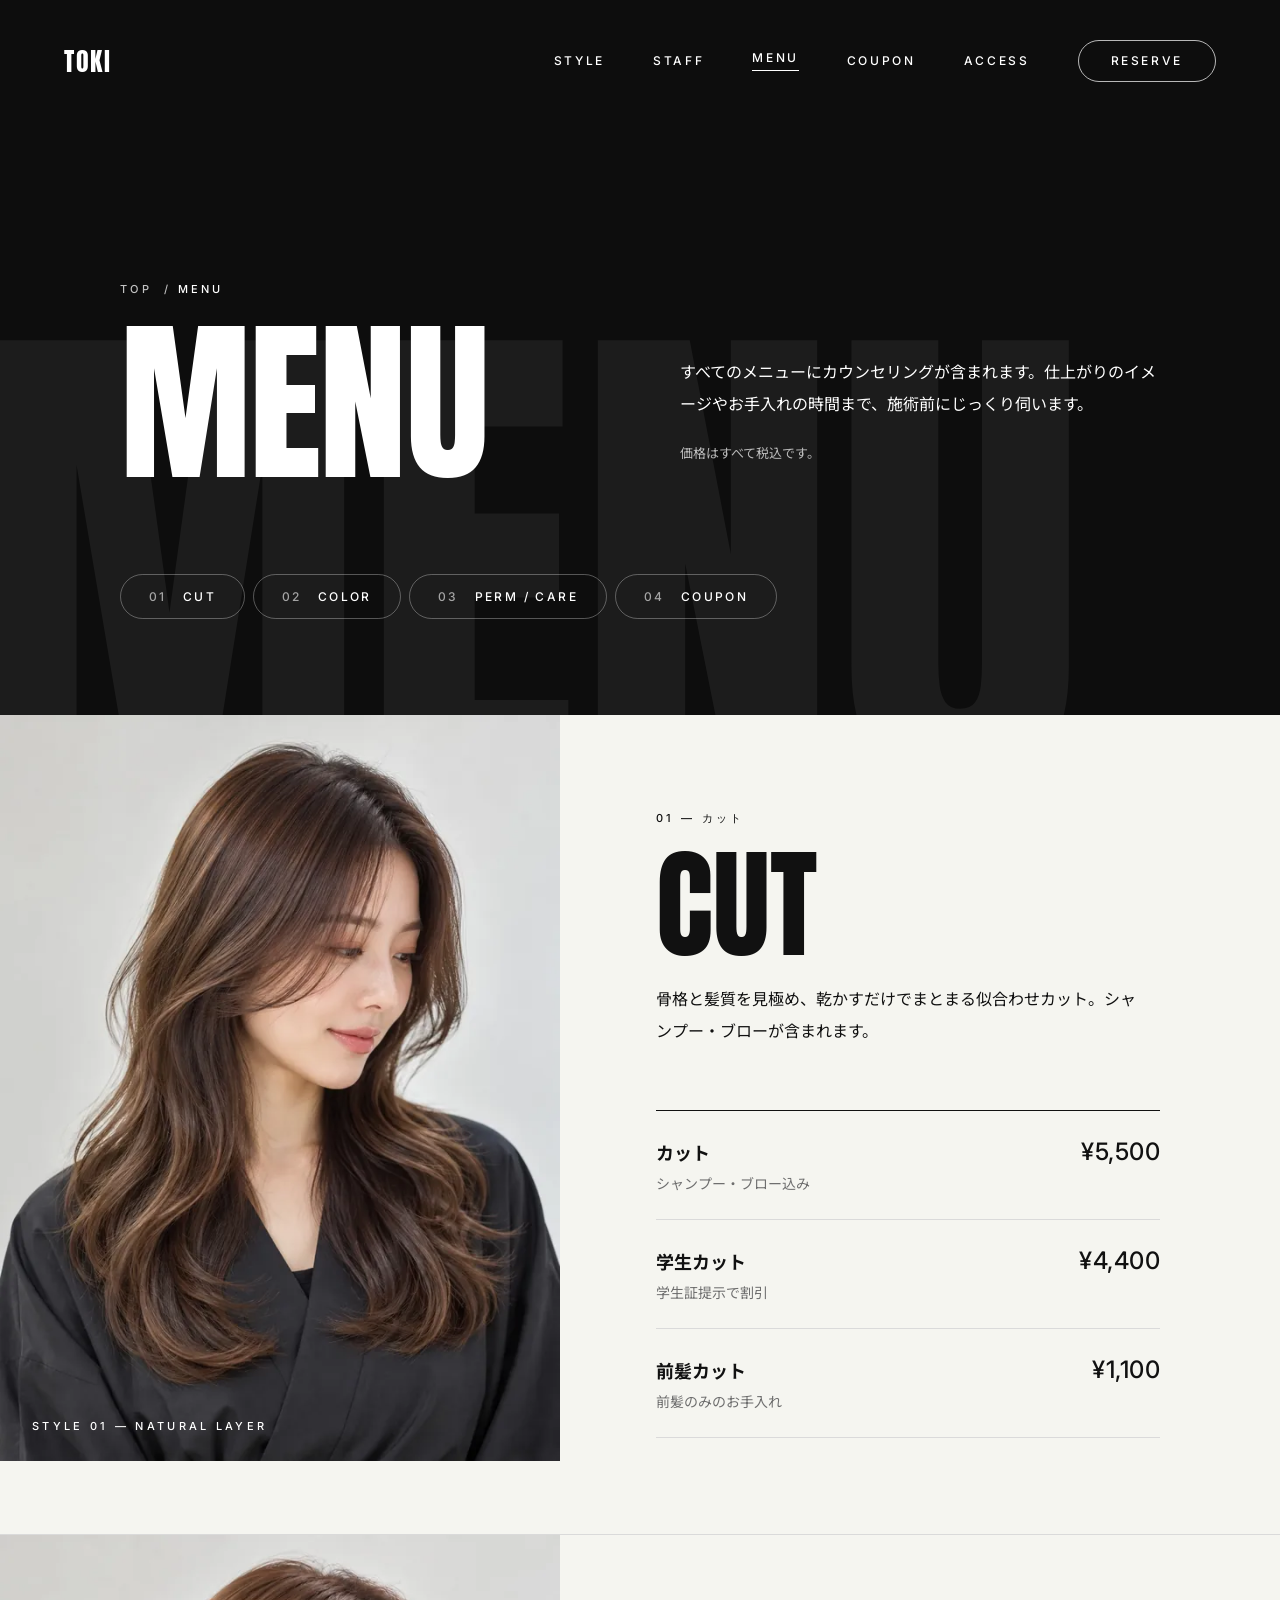
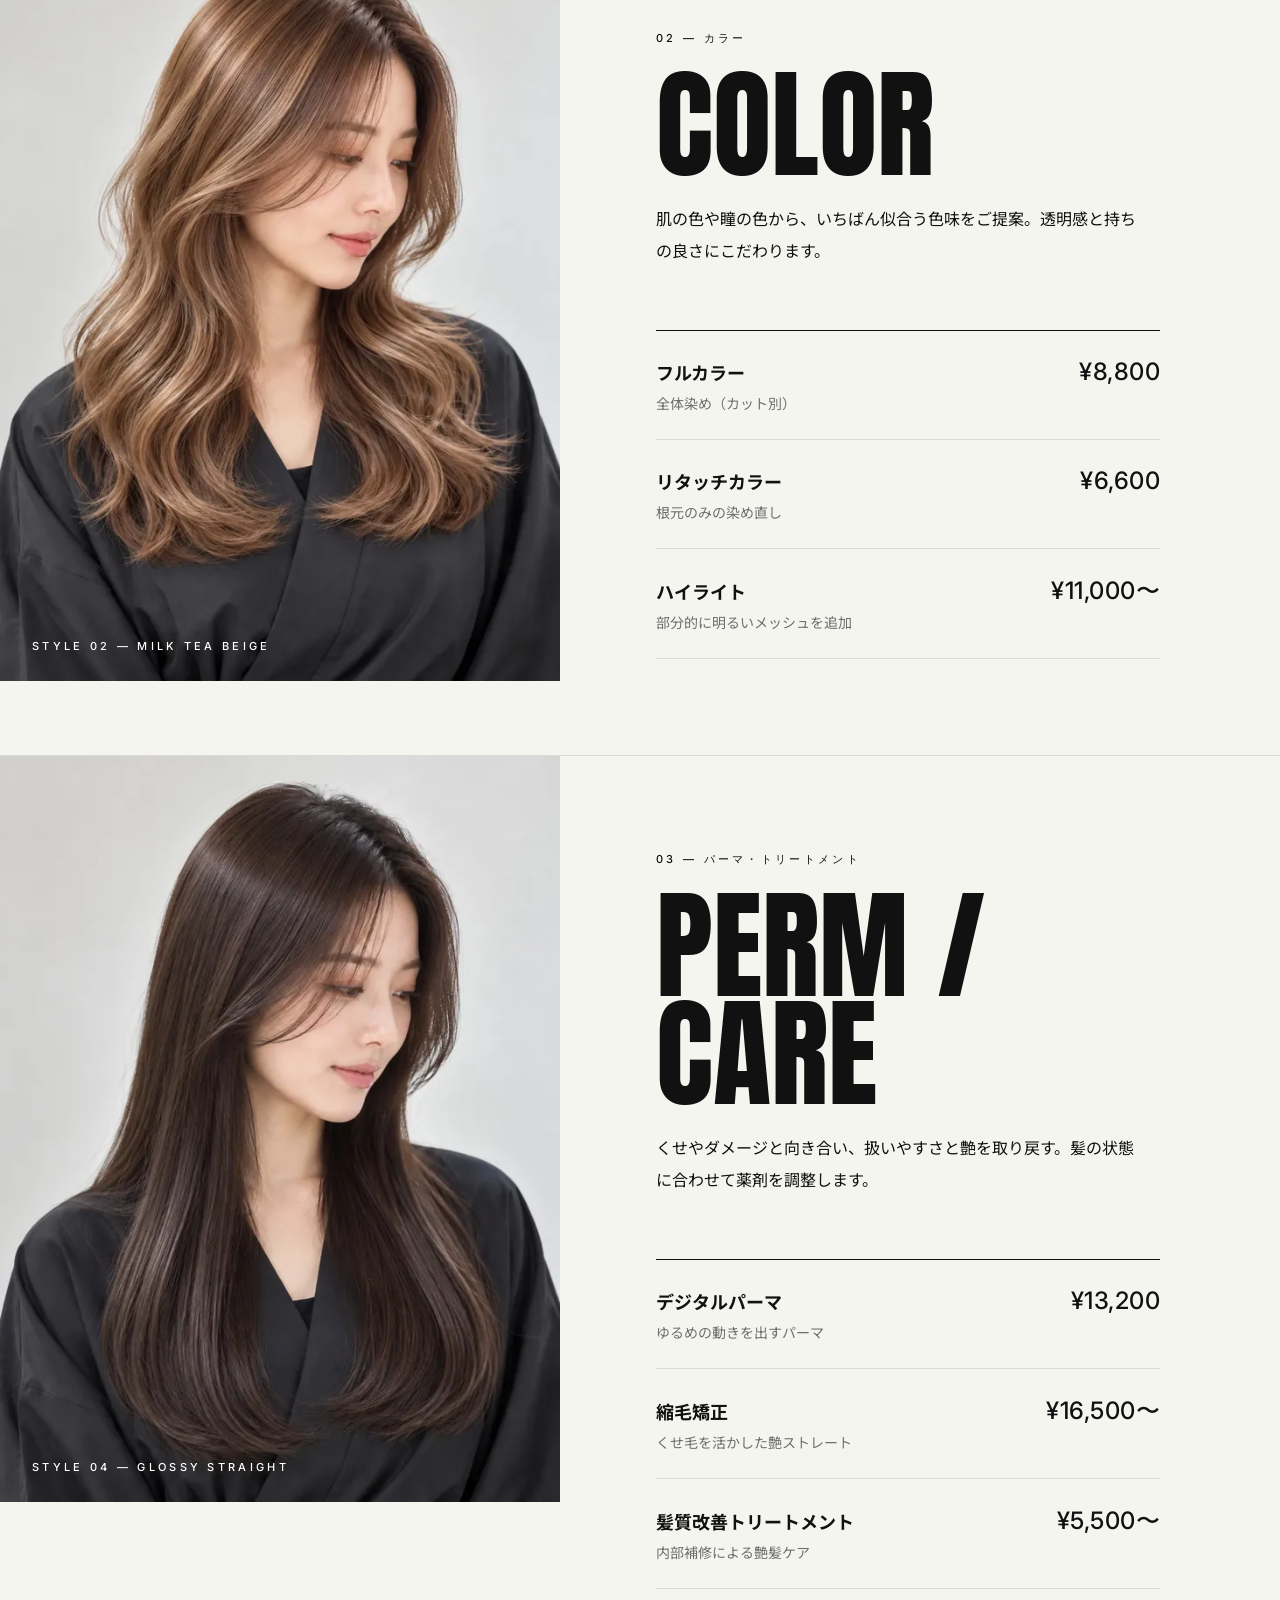
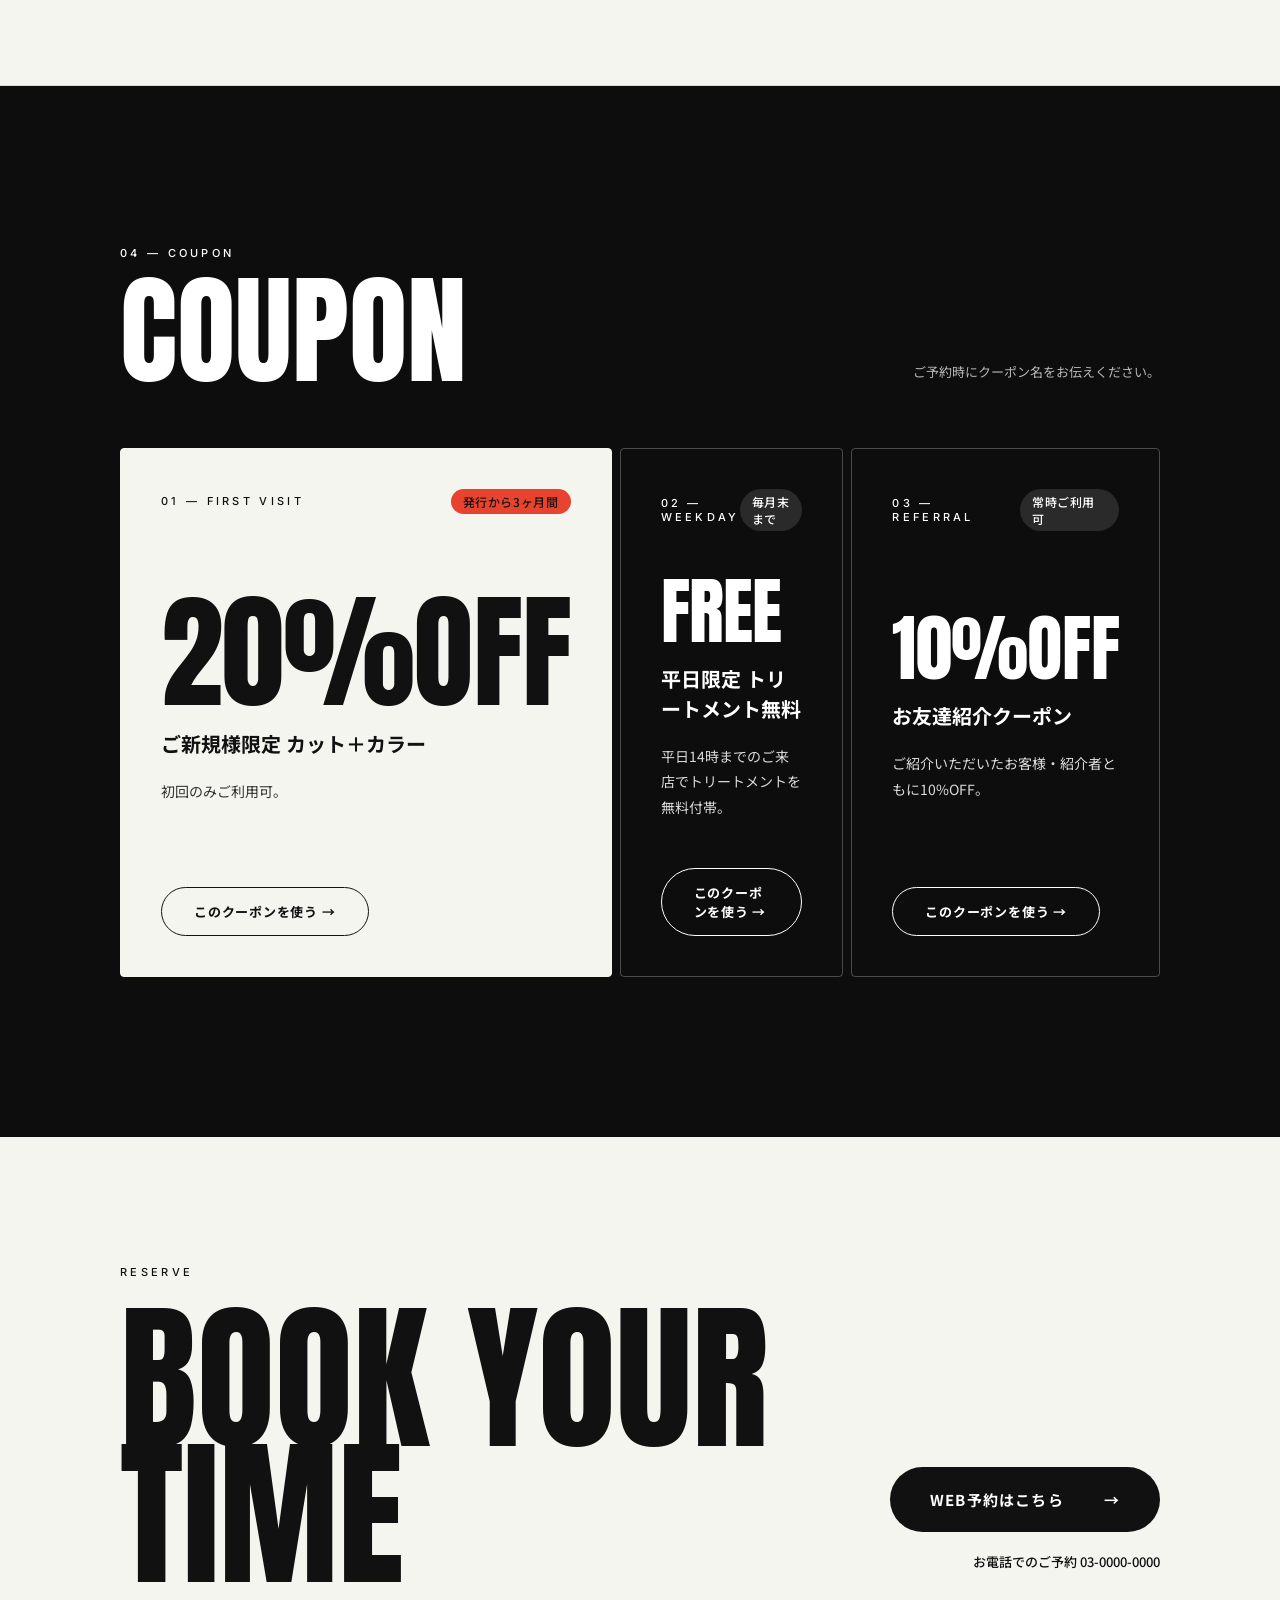
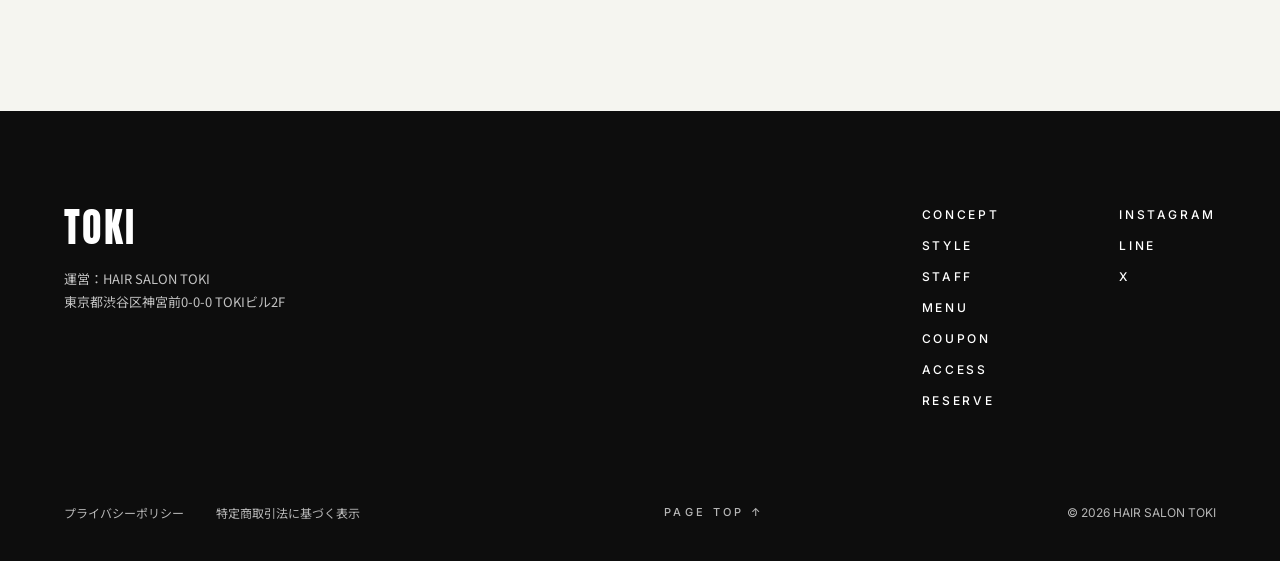
<file: menu.html>
<!DOCTYPE html>
<html lang="ja">
<head>
<meta charset="utf-8">
<meta name="viewport" content="width=device-width, initial-scale=1">
<title>メニュー・料金・クーポン｜カット・カラー | HAIR SALON TOKI</title>
<meta name="description" content="表参道の美容室HAIR SALON TOKIのメニュー・料金とクーポン。カット¥5,500、学生カット¥4,400、フルカラー¥8,800、デジタルパーマ¥13,200、縮毛矯正¥16,500〜、髪質改善トリートメント¥5,500〜（すべて税込）。すべてのメニューにカウンセリングが付きます。ご新規様限定20%OFFなどのクーポンもご利用ください。">
<meta name="robots" content="index, follow">
<link rel="canonical" href="https://salon-toki.netlify.app/menu.html">
<meta property="og:type" content="website">
<meta property="og:url" content="https://salon-toki.netlify.app/menu.html">
<meta property="og:site_name" content="HAIR SALON TOKI">
<meta property="og:locale" content="ja_JP">
<meta property="og:title" content="メニュー・料金・クーポン｜カット・カラー | HAIR SALON TOKI">
<meta property="og:description" content="表参道の美容室HAIR SALON TOKIのメニュー・料金とクーポン。カット¥5,500、学生カット¥4,400、フルカラー¥8,800、デジタルパーマ¥13,200、縮毛矯正¥16,500〜、髪質改善トリートメント¥5,500〜（すべて税込）。すべてのメニューにカウンセリングが付きます。ご新規様限定20%OFFなどのクーポンもご利用ください。">
<meta property="og:image" content="https://salon-toki.netlify.app/images/ogp.jpg">
<meta property="og:image:width" content="1200">
<meta property="og:image:height" content="630">
<meta name="twitter:card" content="summary_large_image">
<meta name="theme-color" content="#0D0D0D">
<link rel="icon" href="./favicon.ico" sizes="48x48">
<link rel="icon" href="./favicon-32x32.png" type="image/png" sizes="32x32">
<link rel="icon" href="./favicon-16x16.png" type="image/png" sizes="16x16">
<link rel="apple-touch-icon" href="./apple-touch-icon.png">
<link rel="manifest" href="./site.webmanifest">
<link rel="preconnect" href="https://fonts.googleapis.com">
<link rel="preconnect" href="https://fonts.gstatic.com" crossorigin>
<!-- Web fonts load as media="print" so they don't block the first paint; js/nav.js switches them to "all".
     The Noto Sans JP URL is generated by tools/update-font-subset.py (run it after changing Japanese text). -->
<link class="webfonts" rel="stylesheet" href="https://fonts.googleapis.com/css2?family=Anton&amp;family=Inter:wght@400;500;600&amp;display=swap" media="print">
<link class="webfonts webfonts-jp" rel="stylesheet" href="https://fonts.googleapis.com/css2?family=Noto+Sans+JP:wght@400;500;700;900&amp;display=swap&amp;text=%20%21%22%23%24%25%26%27%28%29%2A%2B%2C-.%2F0123456789%3A%3B%3C%3D%3E%3F%40ABCDEFGHIJKLMNOPQRSTUVWXYZ%5B%5C%5D%5E_%60abcdefghijklmnopqrstuvwxyz%7B%7C%7D~%C2%A5%C2%A9%E2%80%94%E2%80%9C%E2%80%9D%E2%86%91%E2%86%92%E2%89%A4%E3%80%81%E3%80%82%E3%80%8C%E3%80%8D%E3%80%9C%E3%81%82%E3%81%84%E3%81%86%E3%81%88%E3%81%8A%E3%81%8B%E3%81%8C%E3%81%8D%E3%81%8F%E3%81%91%E3%81%93%E3%81%94%E3%81%95%E3%81%97%E3%81%98%E3%81%99%E3%81%9B%E3%81%9D%E3%81%9E%E3%81%9F%E3%81%A0%E3%81%A1%E3%81%A3%E3%81%A4%E3%81%A5%E3%81%A6%E3%81%A7%E3%81%A8%E3%81%A9%E3%81%AA%E3%81%AB%E3%81%AE%E3%81%AF%E3%81%B0%E3%81%B2%E3%81%B3%E3%81%B5%E3%81%B8%E3%81%B9%E3%81%BE%E3%81%BF%E3%82%81%E3%82%82%E3%82%84%E3%82%86%E3%82%88%E3%82%89%E3%82%8A%E3%82%8B%E3%82%8C%E3%82%8F%E3%82%92%E3%82%93%E3%82%A2%E3%82%A3%E3%82%A4%E3%82%A6%E3%82%A8%E3%82%AB%E3%82%AD%E3%82%AE%E3%82%AF%E3%82%B0%E3%82%B1%E3%82%B3%E3%82%B5%E3%82%B6%E3%82%B7%E3%82%B8%E3%82%B9%E3%82%BA%E3%82%BB%E3%82%BF%E3%83%80%E3%83%81%E3%83%83%E3%83%84%E3%83%86%E3%83%87%E3%83%88%E3%83%89%E3%83%8A%E3%83%8B%E3%83%8F%E3%83%90%E3%83%91%E3%83%92%E3%83%93%E3%83%95%E3%83%96%E3%83%97%E3%83%98%E3%83%99%E3%83%9A%E3%83%9C%E3%83%9D%E3%83%9E%E3%83%9F%E3%83%A0%E3%83%A1%E3%83%A3%E3%83%A4%E3%83%A5%E3%83%A9%E3%83%AA%E3%83%AB%E3%83%AC%E3%83%AD%E3%83%B3%E3%83%B6%E3%83%BB%E3%83%BC%E4%B8%80%E4%B8%81%E4%B8%89%E4%B8%8A%E4%B8%8B%E4%B8%AD%E4%B9%BE%E4%BA%88%E4%BA%8B%E4%BA%8C%E4%BA%AC%E4%BA%BA%E4%BB%8B%E4%BB%95%E4%BB%96%E4%BB%98%E4%BB%A4%E4%BB%A5%E4%BB%BB%E4%BC%91%E4%BC%9A%E4%BC%9D%E4%BC%BA%E4%BC%BC%E4%BD%8F%E4%BD%90%E4%BD%93%E4%BD%BF%E4%BE%8B%E4%BE%9B%E4%BE%A1%E4%BF%82%E4%BF%9D%E4%BF%A1%E4%BF%AE%E5%80%8B%E5%81%9C%E5%82%99%E5%85%83%E5%85%88%E5%85%A5%E5%85%A8%E5%86%85%E5%86%8D%E5%86%99%E5%87%A6%E5%87%BA%E5%88%86%E5%88%87%E5%88%9D%E5%88%A5%E5%88%A9%E5%88%B6%E5%89%8A%E5%89%8D%E5%89%A4%E5%89%B2%E5%8A%9B%E5%8A%A0%E5%8A%B9%E5%8B%95%E5%8B%99%E5%8C%BA%E5%8C%BF%E5%8F%82%E5%8F%8B%E5%8F%8E%E5%8F%96%E5%8F%97%E5%8F%A3%E5%8F%AF%E5%8F%B6%E5%8F%B7%E5%90%88%E5%90%8C%E5%90%8D%E5%90%91%E5%90%AB%E5%91%B3%E5%95%86%E5%95%8F%E5%96%84%E5%96%B6%E5%9B%9E%E5%9B%B2%E5%9F%BA%E5%A0%B1%E5%A0%B4%E5%A4%89%E5%A4%96%E5%A4%A7%E5%A4%B1%E5%A7%94%E5%AD%90%E5%AD%A6%E5%AE%88%E5%AE%89%E5%AE%9A%E5%AE%9F%E5%AE%A2%E5%AE%A4%E5%AE%AE%E5%AE%B9%E5%AF%84%E5%AF%8C%E5%AF%A7%E5%AF%BE%E5%B0%8E%E5%B0%91%E5%B1%A5%E5%B1%B1%E5%B8%8C%E5%B8%AD%E5%B8%AF%E5%B8%B8%E5%B9%B3%E5%B9%B4%E5%BA%97%E5%BC%95%E5%BD%93%E5%BD%B9%E5%BE%85%E5%BE%8B%E5%BE%8C%E5%BE%92%E5%BE%93%E5%BE%97%E5%BF%85%E5%BF%9C%E6%80%A7%E6%82%A0%E6%82%A9%E6%83%85%E6%83%B3%E6%84%8F%E6%84%9F%E6%85%8B%E6%88%90%E6%88%BB%E6%89%80%E6%89%8B%E6%89%B1%E6%89%BF%E6%8A%8A%E6%8B%85%E6%8C%81%E6%8C%87%E6%8E%A2%E6%8E%AA%E6%8E%B2%E6%8F%90%E6%8F%A1%E6%90%8D%E6%94%B9%E6%95%B0%E6%95%B4%E6%96%99%E6%96%AD%E6%96%B0%E6%96%B9%E6%96%BD%E6%97%A5%E6%98%8E%E6%99%82%E6%99%AE%E6%9A%AE%E6%9B%9C%E6%9B%B4%E6%9B%BF%E6%9C%80%E6%9C%88%E6%9C%89%E6%9C%9B%E6%9C%AB%E6%9C%AC%E6%9D%91%E6%9D%A5%E6%9D%B1%E6%9E%90%E6%9F%93%E6%9F%94%E6%A0%B9%E6%A0%BC%E6%A1%88%E6%A4%9C%E6%A5%AD%E6%A5%B5%E6%A7%98%E6%A9%8B%E6%AC%84%E6%AC%A1%E6%AD%A2%E6%AD%A3%E6%AD%A9%E6%AD%B4%E6%AE%B5%E6%AF%80%E6%AF%8E%E6%AF%9B%E6%B0%B4%E6%B1%82%E6%B1%BA%E6%B3%81%E6%B3%95%E6%B4%BB%E6%B5%81%E6%B8%8B%E6%BB%85%E6%BC%8F%E7%81%AB%E7%82%B9%E7%84%A1%E7%89%B9%E7%8A%B6%E7%8F%BE%E7%90%86%E7%94%9F%E7%94%A8%E7%94%B0%E7%95%AA%E7%99%BA%E7%9A%84%E7%9A%AE%E7%9B%A3%E7%9B%AE%E7%9B%B4%E7%9C%9F%E7%9D%80%E7%9D%A3%E7%9E%B3%E7%9F%A5%E7%9F%AF%E7%A2%BA%E7%A4%BA%E7%A4%BE%E7%A5%9E%E7%A7%81%E7%A8%8E%E7%A9%BA%E7%AA%93%E7%AB%8B%E7%AC%AC%E7%AE%A1%E7%AF%84%E7%B4%84%E7%B4%B9%E7%B5%82%E7%B5%9E%E7%B5%A1%E7%B7%92%E7%B8%AE%E7%BD%AE%E7%BE%8E%E8%80%83%E8%80%85%E8%82%8C%E8%83%BD%E8%88%97%E8%89%AF%E8%89%B2%E8%89%B6%E8%8A%B1%E8%90%BD%E8%93%AE%E8%96%AC%E8%97%A4%E8%A1%8C%E8%A1%93%E8%A1%A8%E8%A3%9C%E8%A6%81%E8%A6%8B%E8%A6%8F%E8%A6%A7%E8%A7%A3%E8%A8%82%E8%A8%8E%E8%A8%97%E8%A8%98%E8%A8%AD%E8%A8%BA%E8%A8%BC%E8%A9%B1%E8%AA%8D%E8%AA%BF%E8%AB%8B%E8%AC%9B%E8%AD%98%E8%AD%B7%E8%B0%B7%E8%B1%8A%E8%B2%AC%E8%B3%AA%E8%BB%BD%E8%BC%89%E8%BE%BC%E8%BF%BD%E9%80%81%E9%80%8F%E9%80%9A%E9%80%9F%E9%80%A3%E9%80%B1%E9%81%8B%E9%81%8E%E9%81%93%E9%81%94%E9%81%A9%E9%81%B5%E9%83%A8%E9%83%BD%E9%87%91%E9%8C%B2%E9%95%B7%E9%96%8B%E9%96%93%E9%96%A2%E9%98%B2%E9%99%90%E9%99%A4%E9%9A%8E%E9%9B%86%E9%9B%BB%E9%A0%88%E9%A0%AD%E9%A1%94%E9%A7%85%E9%AA%A8%E9%AB%98%E9%AB%AA%EF%BC%88%EF%BC%89%EF%BC%8B%EF%BC%9A%EF%BD%9C" media="print">
<noscript><link rel="stylesheet" href="https://fonts.googleapis.com/css2?family=Anton&amp;family=Inter:wght@400;500;600&amp;display=swap"><link rel="stylesheet" href="https://fonts.googleapis.com/css2?family=Noto+Sans+JP:wght@400;500;700;900&amp;display=swap&amp;text=%20%21%22%23%24%25%26%27%28%29%2A%2B%2C-.%2F0123456789%3A%3B%3C%3D%3E%3F%40ABCDEFGHIJKLMNOPQRSTUVWXYZ%5B%5C%5D%5E_%60abcdefghijklmnopqrstuvwxyz%7B%7C%7D~%C2%A5%C2%A9%E2%80%94%E2%80%9C%E2%80%9D%E2%86%91%E2%86%92%E2%89%A4%E3%80%81%E3%80%82%E3%80%8C%E3%80%8D%E3%80%9C%E3%81%82%E3%81%84%E3%81%86%E3%81%88%E3%81%8A%E3%81%8B%E3%81%8C%E3%81%8D%E3%81%8F%E3%81%91%E3%81%93%E3%81%94%E3%81%95%E3%81%97%E3%81%98%E3%81%99%E3%81%9B%E3%81%9D%E3%81%9E%E3%81%9F%E3%81%A0%E3%81%A1%E3%81%A3%E3%81%A4%E3%81%A5%E3%81%A6%E3%81%A7%E3%81%A8%E3%81%A9%E3%81%AA%E3%81%AB%E3%81%AE%E3%81%AF%E3%81%B0%E3%81%B2%E3%81%B3%E3%81%B5%E3%81%B8%E3%81%B9%E3%81%BE%E3%81%BF%E3%82%81%E3%82%82%E3%82%84%E3%82%86%E3%82%88%E3%82%89%E3%82%8A%E3%82%8B%E3%82%8C%E3%82%8F%E3%82%92%E3%82%93%E3%82%A2%E3%82%A3%E3%82%A4%E3%82%A6%E3%82%A8%E3%82%AB%E3%82%AD%E3%82%AE%E3%82%AF%E3%82%B0%E3%82%B1%E3%82%B3%E3%82%B5%E3%82%B6%E3%82%B7%E3%82%B8%E3%82%B9%E3%82%BA%E3%82%BB%E3%82%BF%E3%83%80%E3%83%81%E3%83%83%E3%83%84%E3%83%86%E3%83%87%E3%83%88%E3%83%89%E3%83%8A%E3%83%8B%E3%83%8F%E3%83%90%E3%83%91%E3%83%92%E3%83%93%E3%83%95%E3%83%96%E3%83%97%E3%83%98%E3%83%99%E3%83%9A%E3%83%9C%E3%83%9D%E3%83%9E%E3%83%9F%E3%83%A0%E3%83%A1%E3%83%A3%E3%83%A4%E3%83%A5%E3%83%A9%E3%83%AA%E3%83%AB%E3%83%AC%E3%83%AD%E3%83%B3%E3%83%B6%E3%83%BB%E3%83%BC%E4%B8%80%E4%B8%81%E4%B8%89%E4%B8%8A%E4%B8%8B%E4%B8%AD%E4%B9%BE%E4%BA%88%E4%BA%8B%E4%BA%8C%E4%BA%AC%E4%BA%BA%E4%BB%8B%E4%BB%95%E4%BB%96%E4%BB%98%E4%BB%A4%E4%BB%A5%E4%BB%BB%E4%BC%91%E4%BC%9A%E4%BC%9D%E4%BC%BA%E4%BC%BC%E4%BD%8F%E4%BD%90%E4%BD%93%E4%BD%BF%E4%BE%8B%E4%BE%9B%E4%BE%A1%E4%BF%82%E4%BF%9D%E4%BF%A1%E4%BF%AE%E5%80%8B%E5%81%9C%E5%82%99%E5%85%83%E5%85%88%E5%85%A5%E5%85%A8%E5%86%85%E5%86%8D%E5%86%99%E5%87%A6%E5%87%BA%E5%88%86%E5%88%87%E5%88%9D%E5%88%A5%E5%88%A9%E5%88%B6%E5%89%8A%E5%89%8D%E5%89%A4%E5%89%B2%E5%8A%9B%E5%8A%A0%E5%8A%B9%E5%8B%95%E5%8B%99%E5%8C%BA%E5%8C%BF%E5%8F%82%E5%8F%8B%E5%8F%8E%E5%8F%96%E5%8F%97%E5%8F%A3%E5%8F%AF%E5%8F%B6%E5%8F%B7%E5%90%88%E5%90%8C%E5%90%8D%E5%90%91%E5%90%AB%E5%91%B3%E5%95%86%E5%95%8F%E5%96%84%E5%96%B6%E5%9B%9E%E5%9B%B2%E5%9F%BA%E5%A0%B1%E5%A0%B4%E5%A4%89%E5%A4%96%E5%A4%A7%E5%A4%B1%E5%A7%94%E5%AD%90%E5%AD%A6%E5%AE%88%E5%AE%89%E5%AE%9A%E5%AE%9F%E5%AE%A2%E5%AE%A4%E5%AE%AE%E5%AE%B9%E5%AF%84%E5%AF%8C%E5%AF%A7%E5%AF%BE%E5%B0%8E%E5%B0%91%E5%B1%A5%E5%B1%B1%E5%B8%8C%E5%B8%AD%E5%B8%AF%E5%B8%B8%E5%B9%B3%E5%B9%B4%E5%BA%97%E5%BC%95%E5%BD%93%E5%BD%B9%E5%BE%85%E5%BE%8B%E5%BE%8C%E5%BE%92%E5%BE%93%E5%BE%97%E5%BF%85%E5%BF%9C%E6%80%A7%E6%82%A0%E6%82%A9%E6%83%85%E6%83%B3%E6%84%8F%E6%84%9F%E6%85%8B%E6%88%90%E6%88%BB%E6%89%80%E6%89%8B%E6%89%B1%E6%89%BF%E6%8A%8A%E6%8B%85%E6%8C%81%E6%8C%87%E6%8E%A2%E6%8E%AA%E6%8E%B2%E6%8F%90%E6%8F%A1%E6%90%8D%E6%94%B9%E6%95%B0%E6%95%B4%E6%96%99%E6%96%AD%E6%96%B0%E6%96%B9%E6%96%BD%E6%97%A5%E6%98%8E%E6%99%82%E6%99%AE%E6%9A%AE%E6%9B%9C%E6%9B%B4%E6%9B%BF%E6%9C%80%E6%9C%88%E6%9C%89%E6%9C%9B%E6%9C%AB%E6%9C%AC%E6%9D%91%E6%9D%A5%E6%9D%B1%E6%9E%90%E6%9F%93%E6%9F%94%E6%A0%B9%E6%A0%BC%E6%A1%88%E6%A4%9C%E6%A5%AD%E6%A5%B5%E6%A7%98%E6%A9%8B%E6%AC%84%E6%AC%A1%E6%AD%A2%E6%AD%A3%E6%AD%A9%E6%AD%B4%E6%AE%B5%E6%AF%80%E6%AF%8E%E6%AF%9B%E6%B0%B4%E6%B1%82%E6%B1%BA%E6%B3%81%E6%B3%95%E6%B4%BB%E6%B5%81%E6%B8%8B%E6%BB%85%E6%BC%8F%E7%81%AB%E7%82%B9%E7%84%A1%E7%89%B9%E7%8A%B6%E7%8F%BE%E7%90%86%E7%94%9F%E7%94%A8%E7%94%B0%E7%95%AA%E7%99%BA%E7%9A%84%E7%9A%AE%E7%9B%A3%E7%9B%AE%E7%9B%B4%E7%9C%9F%E7%9D%80%E7%9D%A3%E7%9E%B3%E7%9F%A5%E7%9F%AF%E7%A2%BA%E7%A4%BA%E7%A4%BE%E7%A5%9E%E7%A7%81%E7%A8%8E%E7%A9%BA%E7%AA%93%E7%AB%8B%E7%AC%AC%E7%AE%A1%E7%AF%84%E7%B4%84%E7%B4%B9%E7%B5%82%E7%B5%9E%E7%B5%A1%E7%B7%92%E7%B8%AE%E7%BD%AE%E7%BE%8E%E8%80%83%E8%80%85%E8%82%8C%E8%83%BD%E8%88%97%E8%89%AF%E8%89%B2%E8%89%B6%E8%8A%B1%E8%90%BD%E8%93%AE%E8%96%AC%E8%97%A4%E8%A1%8C%E8%A1%93%E8%A1%A8%E8%A3%9C%E8%A6%81%E8%A6%8B%E8%A6%8F%E8%A6%A7%E8%A7%A3%E8%A8%82%E8%A8%8E%E8%A8%97%E8%A8%98%E8%A8%AD%E8%A8%BA%E8%A8%BC%E8%A9%B1%E8%AA%8D%E8%AA%BF%E8%AB%8B%E8%AC%9B%E8%AD%98%E8%AD%B7%E8%B0%B7%E8%B1%8A%E8%B2%AC%E8%B3%AA%E8%BB%BD%E8%BC%89%E8%BE%BC%E8%BF%BD%E9%80%81%E9%80%8F%E9%80%9A%E9%80%9F%E9%80%A3%E9%80%B1%E9%81%8B%E9%81%8E%E9%81%93%E9%81%94%E9%81%A9%E9%81%B5%E9%83%A8%E9%83%BD%E9%87%91%E9%8C%B2%E9%95%B7%E9%96%8B%E9%96%93%E9%96%A2%E9%98%B2%E9%99%90%E9%99%A4%E9%9A%8E%E9%9B%86%E9%9B%BB%E9%A0%88%E9%A0%AD%E9%A1%94%E9%A7%85%E9%AA%A8%E9%AB%98%E9%AB%AA%EF%BC%88%EF%BC%89%EF%BC%8B%EF%BC%9A%EF%BD%9C"></noscript>
<link rel="stylesheet" href="./css/style.css">
<script type="application/ld+json">
{
  "@context": "https://schema.org",
  "@graph": [
    {
      "@type": "HairSalon",
      "@id": "https://salon-toki.netlify.app/#salon",
      "name": "HAIR SALON TOKI",
      "url": "https://salon-toki.netlify.app/",
      "image": "https://salon-toki.netlify.app/images/ogp.jpg",
      "logo": "https://salon-toki.netlify.app/icon-512.png",
      "description": "骨格・髪質・ライフスタイルに合わせた似合わせカットとカラーが得意な、表参道の少人数制プライベートサロン。",
      "telephone": "03-0000-0000",
      "priceRange": "¥1,100〜",
      "address": {
        "@type": "PostalAddress",
        "addressCountry": "JP",
        "addressRegion": "東京都",
        "addressLocality": "渋谷区",
        "streetAddress": "神宮前0-0-0 TOKIビル2F"
      },
      "openingHoursSpecification": [
        {
          "@type": "OpeningHoursSpecification",
          "dayOfWeek": [
            "Monday",
            "Wednesday",
            "Thursday",
            "Friday",
            "Saturday",
            "Sunday"
          ],
          "opens": "10:00",
          "closes": "19:00"
        }
      ]
    },
    {
      "@type": "BreadcrumbList",
      "itemListElement": [
        {
          "@type": "ListItem",
          "position": 1,
          "name": "TOP",
          "item": "https://salon-toki.netlify.app/"
        },
        {
          "@type": "ListItem",
          "position": 2,
          "name": "MENU",
          "item": "https://salon-toki.netlify.app/menu.html"
        }
      ]
    }
  ]
}
</script>
</head>
<body>
<div class="page">

  <section id="top" class="page-hero page-hero--compact">
    <header class="site-header">
      <a href="index.html" class="site-header__logo">TOKI</a>
      <div class="site-header__actions">
        <a href="reserve.html" class="site-header__reserve">RESERVE</a>
        <button type="button" class="site-header__menu" aria-controls="site-nav" aria-expanded="false">MENU</button>
      </div>
      <nav id="site-nav" class="site-header__nav" aria-label="メインメニュー">
        <a href="style.html">STYLE</a>
        <a href="staff.html">STAFF</a>
        <a href="menu.html" aria-current="page">MENU</a>
        <a href="#coupon">COUPON</a>
        <a href="access.html">ACCESS</a>
        <a href="reserve.html" class="btn-outline">RESERVE</a>
      </nav>
    </header>
    <div class="page-hero__watermark" aria-hidden="true">MENU</div>
    <div class="page-hero__inner">
      <div class="page-hero__heading">
        <nav class="breadcrumb eyebrow" aria-label="パンくずリスト">
          <ol>
            <li><a href="index.html">TOP</a></li>
            <li aria-hidden="true">/</li>
            <li aria-current="page">MENU</li>
          </ol>
        </nav>
        <h1 class="page-hero__title">MENU</h1>
      </div>
      <div class="page-hero__aside">
        <p class="page-hero__lead">すべてのメニューにカウンセリングが含まれます。仕上がりのイメージやお手入れの時間まで、施術前にじっくり伺います。</p>
        <p class="page-hero__note">価格はすべて税込です。</p>
      </div>
    </div>
    <nav class="menu-jump" aria-label="メニューカテゴリ">
      <a href="#cut"><span>01</span>CUT</a>
      <a href="#color"><span>02</span>COLOR</a>
      <a href="#care"><span>03</span>PERM / CARE</a>
      <a href="#coupon"><span>04</span>COUPON</a>
    </nav>
  </section>

  <main>
    <div class="light">
      <section id="cut" class="menu-cat" aria-labelledby="cut-title">
        <figure class="menu-cat__photo">
          <img src="./images/style-01.webp" srcset="./images/style-01-640.webp 640w, ./images/style-01.webp 1086w" sizes="(max-width: 639px) 100vw, (max-width: 1023px) 50vw, 560px" alt="ナチュラルレイヤーのヘアスタイル" width="1086" height="1448">
          <figcaption class="eyebrow">STYLE 01 — NATURAL LAYER</figcaption>
        </figure>
        <div class="menu-cat__body">
          <div class="menu-cat__intro">
            <div class="eyebrow">01 — カット</div>
            <h2 id="cut-title" class="section-heading__title--xl">CUT</h2>
            <p class="menu-cat__lead">骨格と髪質を見極め、乾かすだけでまとまる似合わせカット。シャンプー・ブローが含まれます。</p>
          </div>
          <ul class="price-list">
            <li><span class="price-list__name"><b>カット</b><span>シャンプー・ブロー込み</span></span><span class="price">¥5,500</span></li>
            <li><span class="price-list__name"><b>学生カット</b><span>学生証提示で割引</span></span><span class="price">¥4,400</span></li>
            <li><span class="price-list__name"><b>前髪カット</b><span>前髪のみのお手入れ</span></span><span class="price">¥1,100</span></li>
          </ul>
        </div>
      </section>

      <section id="color" class="menu-cat" aria-labelledby="color-title">
        <figure class="menu-cat__photo">
          <img src="./images/style-02.webp" srcset="./images/style-02-640.webp 640w, ./images/style-02.webp 1086w" sizes="(max-width: 639px) 100vw, (max-width: 1023px) 50vw, 560px" alt="ミルクティーベージュカラーの仕上がり" width="1086" height="1448" loading="lazy">
          <figcaption class="eyebrow">STYLE 02 — MILK TEA BEIGE</figcaption>
        </figure>
        <div class="menu-cat__body">
          <div class="menu-cat__intro">
            <div class="eyebrow">02 — カラー</div>
            <h2 id="color-title" class="section-heading__title--xl">COLOR</h2>
            <p class="menu-cat__lead">肌の色や瞳の色から、いちばん似合う色味をご提案。透明感と持ちの良さにこだわります。</p>
          </div>
          <ul class="price-list">
            <li><span class="price-list__name"><b>フルカラー</b><span>全体染め（カット別）</span></span><span class="price">¥8,800</span></li>
            <li><span class="price-list__name"><b>リタッチカラー</b><span>根元のみの染め直し</span></span><span class="price">¥6,600</span></li>
            <li><span class="price-list__name"><b>ハイライト</b><span>部分的に明るいメッシュを追加</span></span><span class="price">¥11,000〜</span></li>
          </ul>
        </div>
      </section>

      <section id="care" class="menu-cat" aria-labelledby="care-title">
        <figure class="menu-cat__photo">
          <img src="./images/style-04.webp" srcset="./images/style-04-640.webp 640w, ./images/style-04.webp 1086w" sizes="(max-width: 639px) 100vw, (max-width: 1023px) 50vw, 560px" alt="艶感のあるロングストレート" width="1086" height="1448" loading="lazy">
          <figcaption class="eyebrow">STYLE 04 — GLOSSY STRAIGHT</figcaption>
        </figure>
        <div class="menu-cat__body">
          <div class="menu-cat__intro">
            <div class="eyebrow">03 — パーマ・トリートメント</div>
            <h2 id="care-title" class="section-heading__title--xl">PERM / CARE</h2>
            <p class="menu-cat__lead">くせやダメージと向き合い、扱いやすさと艶を取り戻す。髪の状態に合わせて薬剤を調整します。</p>
          </div>
          <ul class="price-list">
            <li><span class="price-list__name"><b>デジタルパーマ</b><span>ゆるめの動きを出すパーマ</span></span><span class="price">¥13,200</span></li>
            <li><span class="price-list__name"><b>縮毛矯正</b><span>くせ毛を活かした艶ストレート</span></span><span class="price">¥16,500〜</span></li>
            <li><span class="price-list__name"><b>髪質改善トリートメント</b><span>内部補修による艶髪ケア</span></span><span class="price">¥5,500〜</span></li>
          </ul>
        </div>
      </section>
    </div>

    <section id="coupon" class="coupons" aria-labelledby="coupon-title">
      <div class="coupons__head">
        <div class="section-heading">
          <div class="eyebrow">04 — COUPON</div>
          <h2 id="coupon-title" class="section-heading__title--xl">COUPON</h2>
        </div>
        <p class="coupons__note">ご予約時にクーポン名をお伝えください。</p>
      </div>
      <div class="coupons__grid">
        <article class="coupon coupon--featured">
          <div class="coupon__top eyebrow"><span>01 — FIRST VISIT</span><span class="coupon__period">発行から3ヶ月間</span></div>
          <div class="coupon__main">
            <div class="coupon__big">20%OFF</div>
            <h3 class="coupon__name">ご新規様限定 カット＋カラー</h3>
            <p class="coupon__desc">初回のみご利用可。</p>
          </div>
          <a href="reserve.html?coupon=first#reserve-form" class="btn-line">このクーポンを使う →</a>
        </article>
        <article class="coupon">
          <div class="coupon__top eyebrow"><span>02 — WEEKDAY</span><span class="coupon__period">毎月末まで</span></div>
          <div class="coupon__main">
            <div class="coupon__big">FREE</div>
            <h3 class="coupon__name">平日限定 トリートメント無料</h3>
            <p class="coupon__desc">平日14時までのご来店でトリートメントを無料付帯。</p>
          </div>
          <a href="reserve.html?coupon=weekday#reserve-form" class="btn-line">このクーポンを使う →</a>
        </article>
        <article class="coupon">
          <div class="coupon__top eyebrow"><span>03 — REFERRAL</span><span class="coupon__period">常時ご利用可</span></div>
          <div class="coupon__main">
            <div class="coupon__big">10%OFF</div>
            <h3 class="coupon__name">お友達紹介クーポン</h3>
            <p class="coupon__desc">ご紹介いただいたお客様・紹介者ともに10%OFF。</p>
          </div>
          <a href="reserve.html?coupon=referral#reserve-form" class="btn-line">このクーポンを使う →</a>
        </article>
      </div>
    </section>
  </main>

  <section class="cta-band cta-band--flush" aria-labelledby="cta-title">
    <div class="cta-band__heading">
      <div class="eyebrow">RESERVE</div>
      <h2 id="cta-title" class="cta-band__title">BOOK YOUR TIME</h2>
    </div>
    <div class="cta-band__actions">
      <a href="reserve.html" class="btn-solid">WEB予約はこちら<span aria-hidden="true">→</span></a>
      <a href="tel:03-0000-0000" class="cta-band__tel">お電話でのご予約 03-0000-0000</a>
    </div>
  </section>

  <footer class="site-footer">
    <div class="site-footer__top">
      <div class="site-footer__brand">
        <a href="index.html" class="site-footer__logo">TOKI</a>
        <address class="site-footer__address">運営：HAIR SALON TOKI<br>東京都渋谷区神宮前0-0-0 TOKIビル2F</address>
      </div>
      <nav class="site-footer__nav" aria-label="フッターメニュー">
        <a href="concept.html">CONCEPT</a>
        <a href="style.html">STYLE</a>
        <a href="staff.html">STAFF</a>
        <a href="menu.html">MENU</a>
        <a href="#coupon">COUPON</a>
        <a href="access.html">ACCESS</a>
        <a href="reserve.html">RESERVE</a>
      </nav>
      <!-- TODO: SNS の URL は仮（_sample）。確定したら7ページすべて差し替える -->
      <nav class="site-footer__nav" aria-label="SNS">
        <a href="https://www.instagram.com/hairsalon_toki_sample/" target="_blank" rel="noopener noreferrer" lang="en">INSTAGRAM<span class="visually-hidden" lang="ja">（新しいタブで開きます）</span></a>
        <a href="https://line.me/R/ti/p/@hairsalon_toki_sample" target="_blank" rel="noopener noreferrer" lang="en">LINE<span class="visually-hidden" lang="ja">（新しいタブで開きます）</span></a>
        <a href="https://x.com/hairsalon_toki_sample" target="_blank" rel="noopener noreferrer" lang="en">X<span class="visually-hidden" lang="ja">（新しいタブで開きます）</span></a>
      </nav>
    </div>
    <div class="site-footer__bottom">
      <div class="site-footer__legal">
        <a href="privacy-policy.html">プライバシーポリシー</a>
        <a href="law.html">特定商取引法に基づく表示</a>
      </div>
      <a href="#top" class="eyebrow">PAGE TOP ↑</a>
      <small class="site-footer__copy">© 2026 HAIR SALON TOKI</small>
    </div>
  </footer>

</div>
<script src="./js/nav.js" defer></script>
<script src="./js/track.js" defer></script>
</body>
</html>
</file>
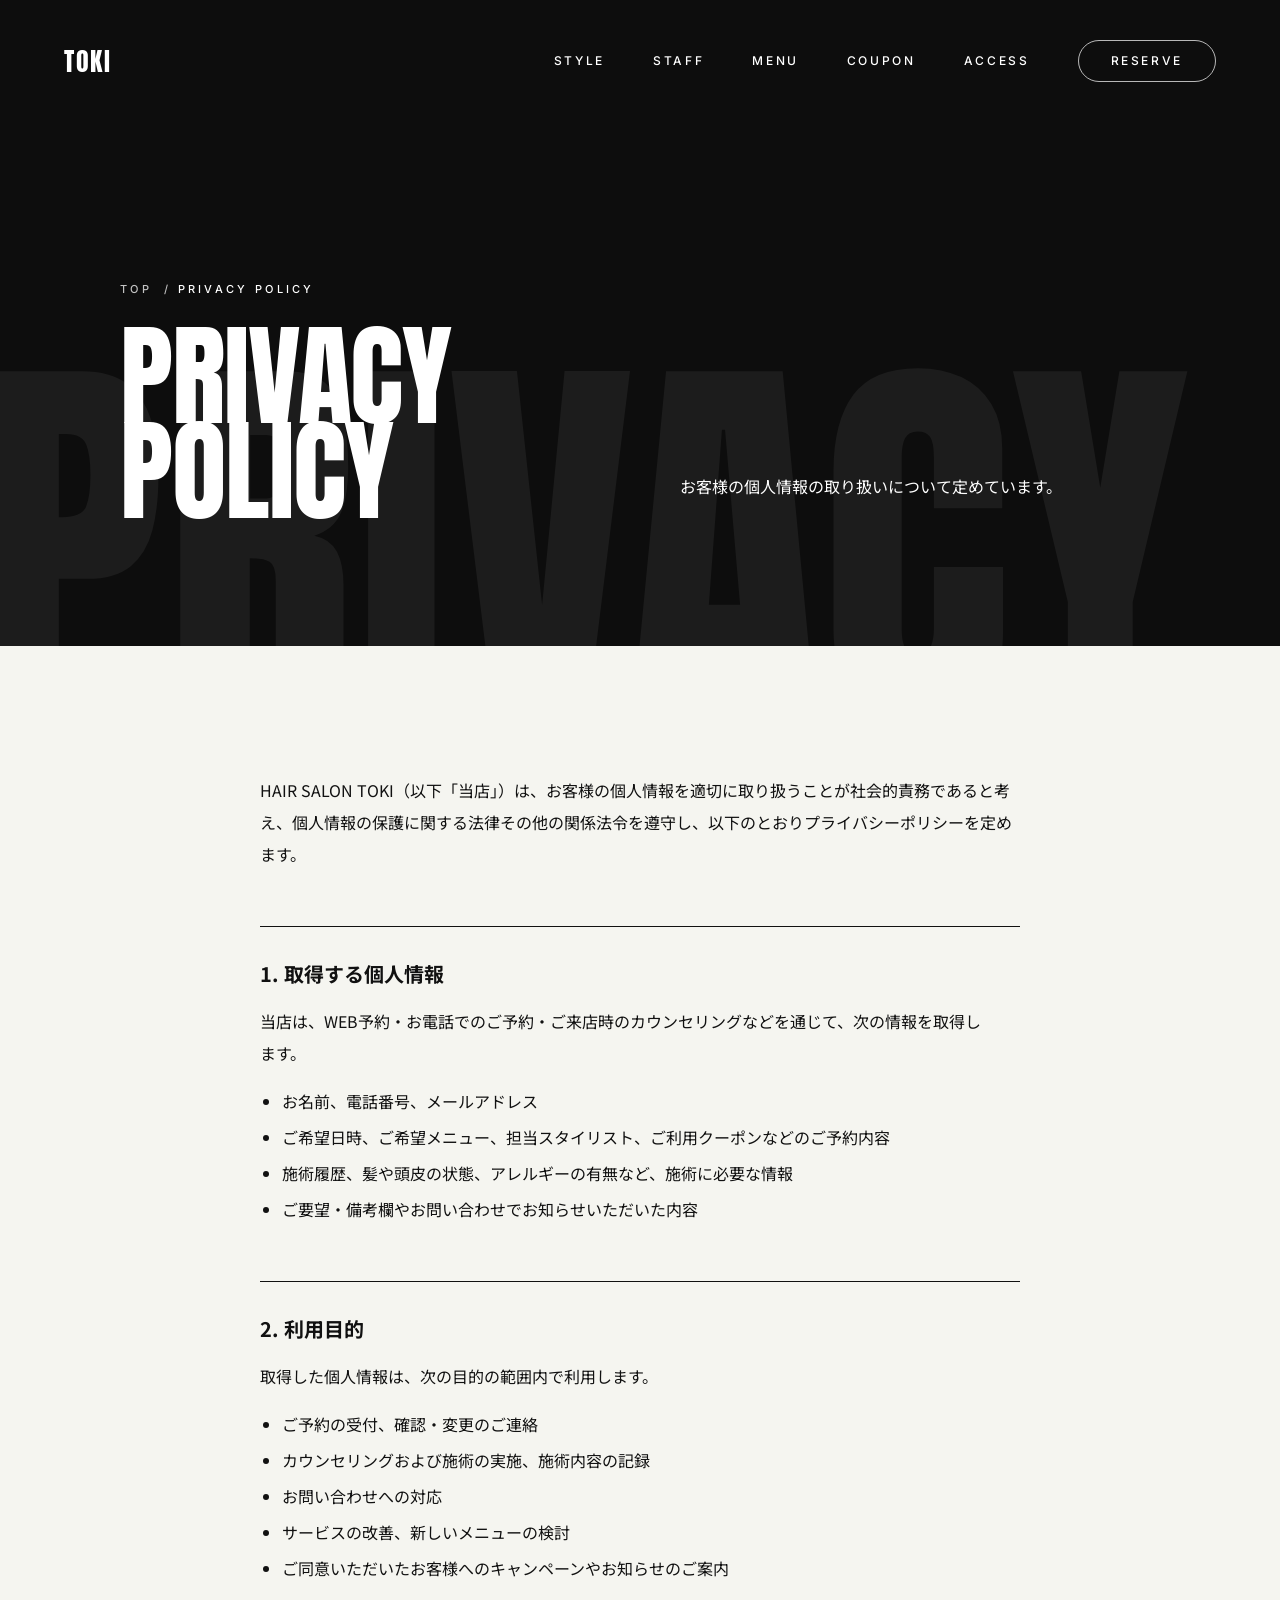
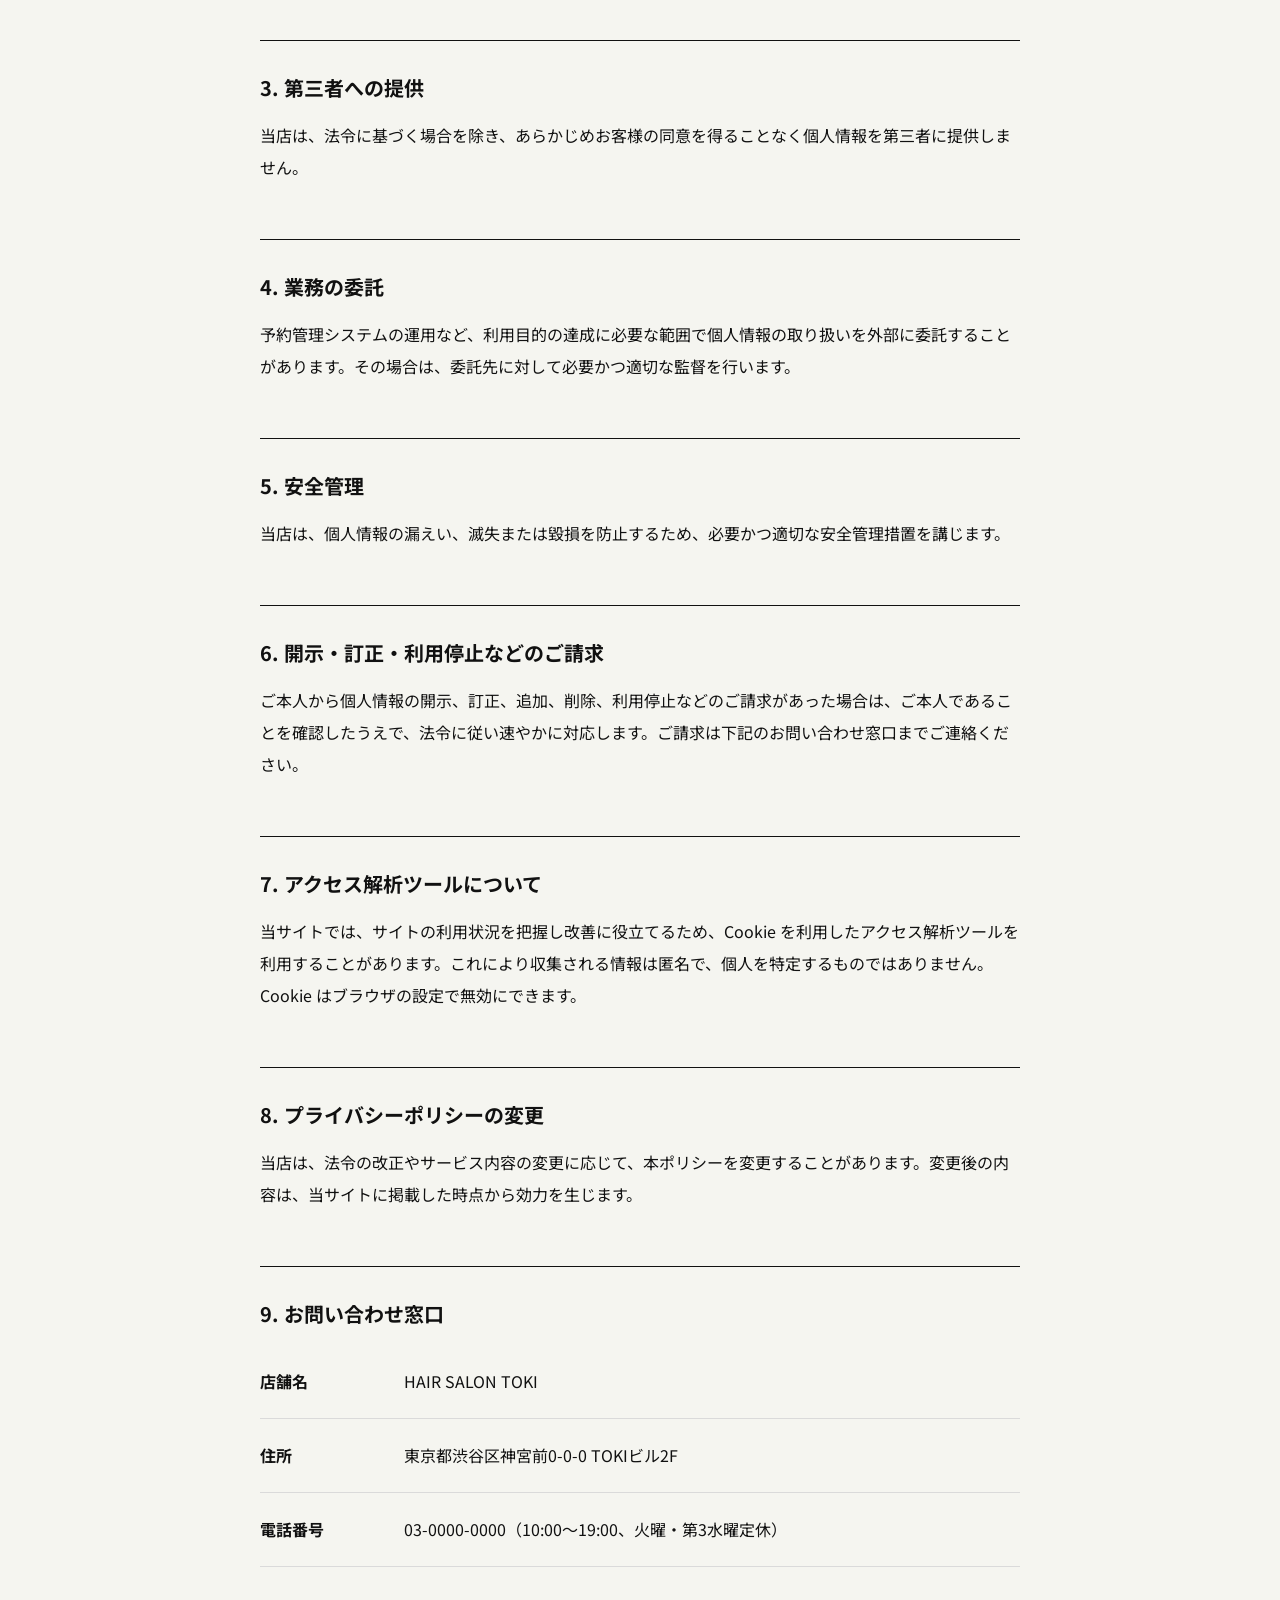
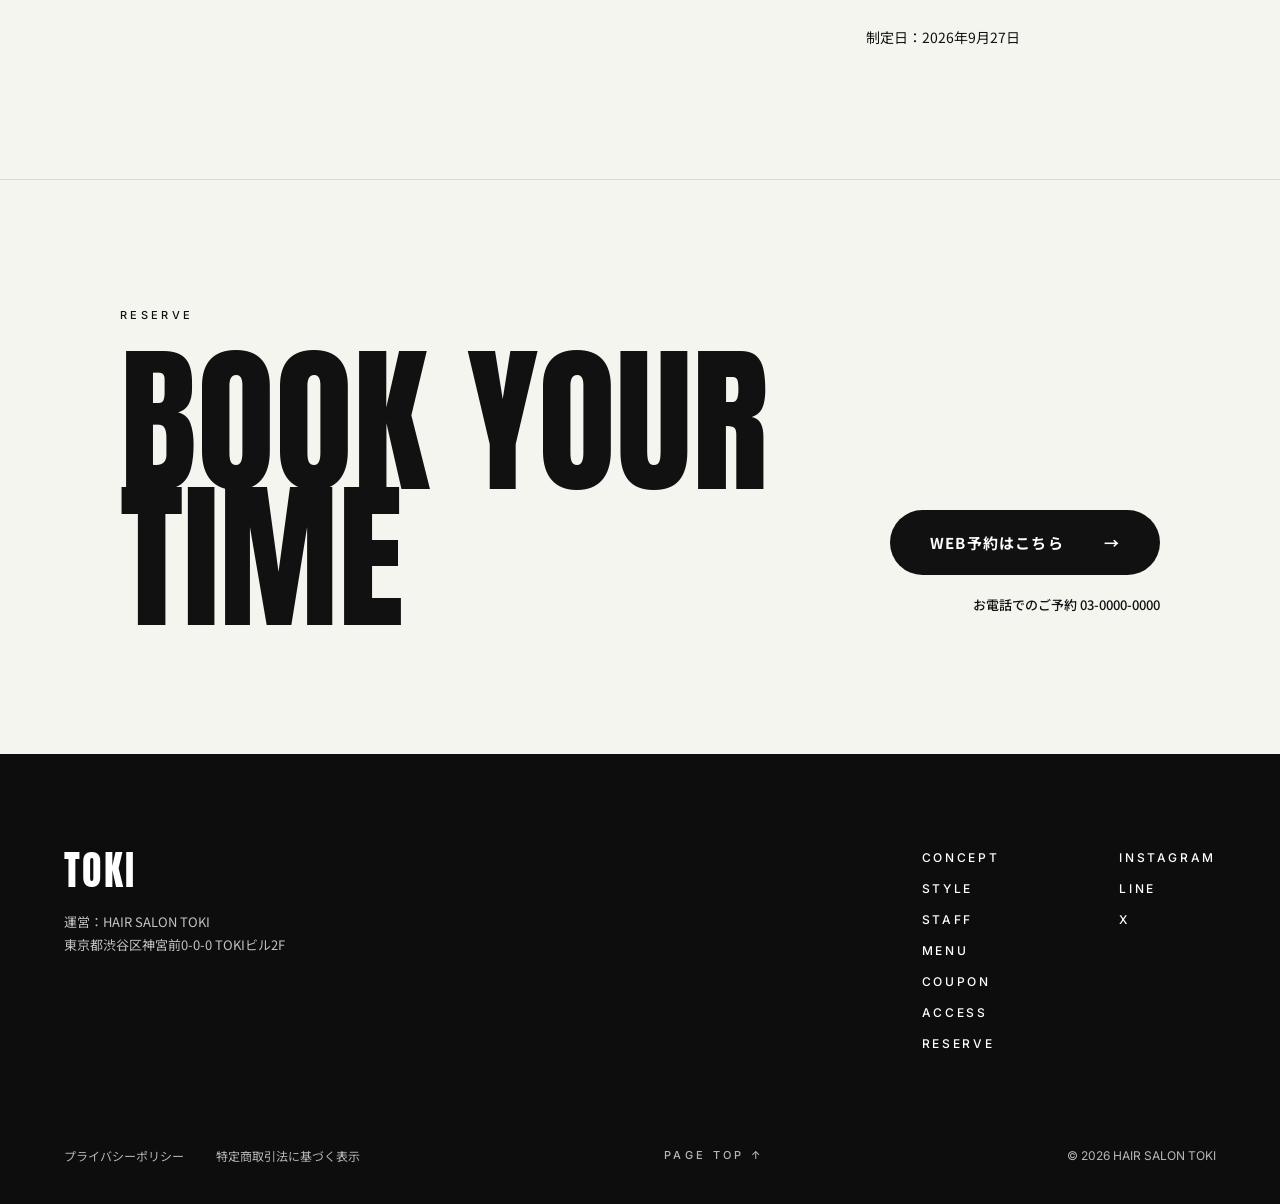
<file: privacy-policy.html>
<!DOCTYPE html>
<html lang="ja">
<head>
<meta charset="utf-8">
<meta name="viewport" content="width=device-width, initial-scale=1">
<title>プライバシーポリシー | HAIR SALON TOKI</title>
<meta name="description" content="表参道の美容室HAIR SALON TOKIのプライバシーポリシー（個人情報保護方針）。WEB予約やご来店時にお預かりするお名前・電話番号・メールアドレス・施術内容などの個人情報について、取得する情報、利用目的、第三者への提供、安全管理、開示・訂正などのご請求方法、アクセス解析ツールの利用、お問い合わせ窓口を定めています。">
<meta name="robots" content="index, follow">
<link rel="canonical" href="https://salon-toki.netlify.app/privacy-policy.html">
<meta property="og:type" content="website">
<meta property="og:url" content="https://salon-toki.netlify.app/privacy-policy.html">
<meta property="og:site_name" content="HAIR SALON TOKI">
<meta property="og:locale" content="ja_JP">
<meta property="og:title" content="プライバシーポリシー | HAIR SALON TOKI">
<meta property="og:description" content="表参道の美容室HAIR SALON TOKIのプライバシーポリシー（個人情報保護方針）。WEB予約やご来店時にお預かりするお名前・電話番号・メールアドレス・施術内容などの個人情報について、取得する情報、利用目的、第三者への提供、安全管理、開示・訂正などのご請求方法、アクセス解析ツールの利用、お問い合わせ窓口を定めています。">
<meta property="og:image" content="https://salon-toki.netlify.app/images/ogp.jpg">
<meta property="og:image:width" content="1200">
<meta property="og:image:height" content="630">
<meta name="twitter:card" content="summary_large_image">
<meta name="theme-color" content="#0D0D0D">
<link rel="icon" href="./favicon.ico" sizes="48x48">
<link rel="icon" href="./favicon-32x32.png" type="image/png" sizes="32x32">
<link rel="icon" href="./favicon-16x16.png" type="image/png" sizes="16x16">
<link rel="apple-touch-icon" href="./apple-touch-icon.png">
<link rel="manifest" href="./site.webmanifest">
<link rel="preconnect" href="https://fonts.googleapis.com">
<link rel="preconnect" href="https://fonts.gstatic.com" crossorigin>
<!-- Web fonts load as media="print" so they don't block the first paint; js/nav.js switches them to "all".
     The Noto Sans JP URL is generated by tools/update-font-subset.py (run it after changing Japanese text). -->
<link class="webfonts" rel="stylesheet" href="https://fonts.googleapis.com/css2?family=Anton&amp;family=Inter:wght@400;500;600&amp;display=swap" media="print">
<link class="webfonts webfonts-jp" rel="stylesheet" href="https://fonts.googleapis.com/css2?family=Noto+Sans+JP:wght@400;500;700;900&amp;display=swap&amp;text=%20%21%22%23%24%25%26%27%28%29%2A%2B%2C-.%2F0123456789%3A%3B%3C%3D%3E%3F%40ABCDEFGHIJKLMNOPQRSTUVWXYZ%5B%5C%5D%5E_%60abcdefghijklmnopqrstuvwxyz%7B%7C%7D~%C2%A5%C2%A9%E2%80%94%E2%80%9C%E2%80%9D%E2%86%91%E2%86%92%E2%89%A4%E3%80%81%E3%80%82%E3%80%8C%E3%80%8D%E3%80%9C%E3%81%82%E3%81%84%E3%81%86%E3%81%88%E3%81%8A%E3%81%8B%E3%81%8C%E3%81%8D%E3%81%8F%E3%81%91%E3%81%93%E3%81%94%E3%81%95%E3%81%97%E3%81%98%E3%81%99%E3%81%9B%E3%81%9D%E3%81%9E%E3%81%9F%E3%81%A0%E3%81%A1%E3%81%A3%E3%81%A4%E3%81%A5%E3%81%A6%E3%81%A7%E3%81%A8%E3%81%A9%E3%81%AA%E3%81%AB%E3%81%AE%E3%81%AF%E3%81%B0%E3%81%B2%E3%81%B3%E3%81%B5%E3%81%B8%E3%81%B9%E3%81%BE%E3%81%BF%E3%82%81%E3%82%82%E3%82%84%E3%82%86%E3%82%88%E3%82%89%E3%82%8A%E3%82%8B%E3%82%8C%E3%82%8F%E3%82%92%E3%82%93%E3%82%A2%E3%82%A3%E3%82%A4%E3%82%A6%E3%82%A8%E3%82%AB%E3%82%AD%E3%82%AE%E3%82%AF%E3%82%B0%E3%82%B1%E3%82%B3%E3%82%B5%E3%82%B6%E3%82%B7%E3%82%B8%E3%82%B9%E3%82%BA%E3%82%BB%E3%82%BF%E3%83%80%E3%83%81%E3%83%83%E3%83%84%E3%83%86%E3%83%87%E3%83%88%E3%83%89%E3%83%8A%E3%83%8B%E3%83%8F%E3%83%90%E3%83%91%E3%83%92%E3%83%93%E3%83%95%E3%83%96%E3%83%97%E3%83%98%E3%83%99%E3%83%9A%E3%83%9C%E3%83%9D%E3%83%9E%E3%83%9F%E3%83%A0%E3%83%A1%E3%83%A3%E3%83%A4%E3%83%A5%E3%83%A9%E3%83%AA%E3%83%AB%E3%83%AC%E3%83%AD%E3%83%B3%E3%83%B6%E3%83%BB%E3%83%BC%E4%B8%80%E4%B8%81%E4%B8%89%E4%B8%8A%E4%B8%8B%E4%B8%AD%E4%B9%BE%E4%BA%88%E4%BA%8B%E4%BA%8C%E4%BA%AC%E4%BA%BA%E4%BB%8B%E4%BB%95%E4%BB%96%E4%BB%98%E4%BB%A4%E4%BB%A5%E4%BB%BB%E4%BC%91%E4%BC%9A%E4%BC%9D%E4%BC%BA%E4%BC%BC%E4%BD%8F%E4%BD%90%E4%BD%93%E4%BD%BF%E4%BE%8B%E4%BE%9B%E4%BE%A1%E4%BF%82%E4%BF%9D%E4%BF%A1%E4%BF%AE%E5%80%8B%E5%81%9C%E5%82%99%E5%85%83%E5%85%88%E5%85%A5%E5%85%A8%E5%86%85%E5%86%8D%E5%86%99%E5%87%A6%E5%87%BA%E5%88%86%E5%88%87%E5%88%9D%E5%88%A5%E5%88%A9%E5%88%B6%E5%89%8A%E5%89%8D%E5%89%A4%E5%89%B2%E5%8A%9B%E5%8A%A0%E5%8A%B9%E5%8B%95%E5%8B%99%E5%8C%BA%E5%8C%BF%E5%8F%82%E5%8F%8B%E5%8F%8E%E5%8F%96%E5%8F%97%E5%8F%A3%E5%8F%AF%E5%8F%B6%E5%8F%B7%E5%90%88%E5%90%8C%E5%90%8D%E5%90%91%E5%90%AB%E5%91%B3%E5%95%86%E5%95%8F%E5%96%84%E5%96%B6%E5%9B%9E%E5%9B%B2%E5%9F%BA%E5%A0%B1%E5%A0%B4%E5%A4%89%E5%A4%96%E5%A4%A7%E5%A4%B1%E5%A7%94%E5%AD%90%E5%AD%A6%E5%AE%88%E5%AE%89%E5%AE%9A%E5%AE%9F%E5%AE%A2%E5%AE%A4%E5%AE%AE%E5%AE%B9%E5%AF%84%E5%AF%8C%E5%AF%A7%E5%AF%BE%E5%B0%8E%E5%B0%91%E5%B1%A5%E5%B1%B1%E5%B8%8C%E5%B8%AD%E5%B8%AF%E5%B8%B8%E5%B9%B3%E5%B9%B4%E5%BA%97%E5%BC%95%E5%BD%93%E5%BD%B9%E5%BE%85%E5%BE%8B%E5%BE%8C%E5%BE%92%E5%BE%93%E5%BE%97%E5%BF%85%E5%BF%9C%E6%80%A7%E6%82%A0%E6%82%A9%E6%83%85%E6%83%B3%E6%84%8F%E6%84%9F%E6%85%8B%E6%88%90%E6%88%BB%E6%89%80%E6%89%8B%E6%89%B1%E6%89%BF%E6%8A%8A%E6%8B%85%E6%8C%81%E6%8C%87%E6%8E%A2%E6%8E%AA%E6%8E%B2%E6%8F%90%E6%8F%A1%E6%90%8D%E6%94%B9%E6%95%B0%E6%95%B4%E6%96%99%E6%96%AD%E6%96%B0%E6%96%B9%E6%96%BD%E6%97%A5%E6%98%8E%E6%99%82%E6%99%AE%E6%9A%AE%E6%9B%9C%E6%9B%B4%E6%9B%BF%E6%9C%80%E6%9C%88%E6%9C%89%E6%9C%9B%E6%9C%AB%E6%9C%AC%E6%9D%91%E6%9D%A5%E6%9D%B1%E6%9E%90%E6%9F%93%E6%9F%94%E6%A0%B9%E6%A0%BC%E6%A1%88%E6%A4%9C%E6%A5%AD%E6%A5%B5%E6%A7%98%E6%A9%8B%E6%AC%84%E6%AC%A1%E6%AD%A2%E6%AD%A3%E6%AD%A9%E6%AD%B4%E6%AE%B5%E6%AF%80%E6%AF%8E%E6%AF%9B%E6%B0%B4%E6%B1%82%E6%B1%BA%E6%B3%81%E6%B3%95%E6%B4%BB%E6%B5%81%E6%B8%8B%E6%BB%85%E6%BC%8F%E7%81%AB%E7%82%B9%E7%84%A1%E7%89%B9%E7%8A%B6%E7%8F%BE%E7%90%86%E7%94%9F%E7%94%A8%E7%94%B0%E7%95%AA%E7%99%BA%E7%9A%84%E7%9A%AE%E7%9B%A3%E7%9B%AE%E7%9B%B4%E7%9C%9F%E7%9D%80%E7%9D%A3%E7%9E%B3%E7%9F%A5%E7%9F%AF%E7%A2%BA%E7%A4%BA%E7%A4%BE%E7%A5%9E%E7%A7%81%E7%A8%8E%E7%A9%BA%E7%AA%93%E7%AB%8B%E7%AC%AC%E7%AE%A1%E7%AF%84%E7%B4%84%E7%B4%B9%E7%B5%82%E7%B5%9E%E7%B5%A1%E7%B7%92%E7%B8%AE%E7%BD%AE%E7%BE%8E%E8%80%83%E8%80%85%E8%82%8C%E8%83%BD%E8%88%97%E8%89%AF%E8%89%B2%E8%89%B6%E8%8A%B1%E8%90%BD%E8%93%AE%E8%96%AC%E8%97%A4%E8%A1%8C%E8%A1%93%E8%A1%A8%E8%A3%9C%E8%A6%81%E8%A6%8B%E8%A6%8F%E8%A6%A7%E8%A7%A3%E8%A8%82%E8%A8%8E%E8%A8%97%E8%A8%98%E8%A8%AD%E8%A8%BA%E8%A8%BC%E8%A9%B1%E8%AA%8D%E8%AA%BF%E8%AB%8B%E8%AC%9B%E8%AD%98%E8%AD%B7%E8%B0%B7%E8%B1%8A%E8%B2%AC%E8%B3%AA%E8%BB%BD%E8%BC%89%E8%BE%BC%E8%BF%BD%E9%80%81%E9%80%8F%E9%80%9A%E9%80%9F%E9%80%A3%E9%80%B1%E9%81%8B%E9%81%8E%E9%81%93%E9%81%94%E9%81%A9%E9%81%B5%E9%83%A8%E9%83%BD%E9%87%91%E9%8C%B2%E9%95%B7%E9%96%8B%E9%96%93%E9%96%A2%E9%98%B2%E9%99%90%E9%99%A4%E9%9A%8E%E9%9B%86%E9%9B%BB%E9%A0%88%E9%A0%AD%E9%A1%94%E9%A7%85%E9%AA%A8%E9%AB%98%E9%AB%AA%EF%BC%88%EF%BC%89%EF%BC%8B%EF%BC%9A%EF%BD%9C" media="print">
<noscript><link rel="stylesheet" href="https://fonts.googleapis.com/css2?family=Anton&amp;family=Inter:wght@400;500;600&amp;display=swap"><link rel="stylesheet" href="https://fonts.googleapis.com/css2?family=Noto+Sans+JP:wght@400;500;700;900&amp;display=swap&amp;text=%20%21%22%23%24%25%26%27%28%29%2A%2B%2C-.%2F0123456789%3A%3B%3C%3D%3E%3F%40ABCDEFGHIJKLMNOPQRSTUVWXYZ%5B%5C%5D%5E_%60abcdefghijklmnopqrstuvwxyz%7B%7C%7D~%C2%A5%C2%A9%E2%80%94%E2%80%9C%E2%80%9D%E2%86%91%E2%86%92%E2%89%A4%E3%80%81%E3%80%82%E3%80%8C%E3%80%8D%E3%80%9C%E3%81%82%E3%81%84%E3%81%86%E3%81%88%E3%81%8A%E3%81%8B%E3%81%8C%E3%81%8D%E3%81%8F%E3%81%91%E3%81%93%E3%81%94%E3%81%95%E3%81%97%E3%81%98%E3%81%99%E3%81%9B%E3%81%9D%E3%81%9E%E3%81%9F%E3%81%A0%E3%81%A1%E3%81%A3%E3%81%A4%E3%81%A5%E3%81%A6%E3%81%A7%E3%81%A8%E3%81%A9%E3%81%AA%E3%81%AB%E3%81%AE%E3%81%AF%E3%81%B0%E3%81%B2%E3%81%B3%E3%81%B5%E3%81%B8%E3%81%B9%E3%81%BE%E3%81%BF%E3%82%81%E3%82%82%E3%82%84%E3%82%86%E3%82%88%E3%82%89%E3%82%8A%E3%82%8B%E3%82%8C%E3%82%8F%E3%82%92%E3%82%93%E3%82%A2%E3%82%A3%E3%82%A4%E3%82%A6%E3%82%A8%E3%82%AB%E3%82%AD%E3%82%AE%E3%82%AF%E3%82%B0%E3%82%B1%E3%82%B3%E3%82%B5%E3%82%B6%E3%82%B7%E3%82%B8%E3%82%B9%E3%82%BA%E3%82%BB%E3%82%BF%E3%83%80%E3%83%81%E3%83%83%E3%83%84%E3%83%86%E3%83%87%E3%83%88%E3%83%89%E3%83%8A%E3%83%8B%E3%83%8F%E3%83%90%E3%83%91%E3%83%92%E3%83%93%E3%83%95%E3%83%96%E3%83%97%E3%83%98%E3%83%99%E3%83%9A%E3%83%9C%E3%83%9D%E3%83%9E%E3%83%9F%E3%83%A0%E3%83%A1%E3%83%A3%E3%83%A4%E3%83%A5%E3%83%A9%E3%83%AA%E3%83%AB%E3%83%AC%E3%83%AD%E3%83%B3%E3%83%B6%E3%83%BB%E3%83%BC%E4%B8%80%E4%B8%81%E4%B8%89%E4%B8%8A%E4%B8%8B%E4%B8%AD%E4%B9%BE%E4%BA%88%E4%BA%8B%E4%BA%8C%E4%BA%AC%E4%BA%BA%E4%BB%8B%E4%BB%95%E4%BB%96%E4%BB%98%E4%BB%A4%E4%BB%A5%E4%BB%BB%E4%BC%91%E4%BC%9A%E4%BC%9D%E4%BC%BA%E4%BC%BC%E4%BD%8F%E4%BD%90%E4%BD%93%E4%BD%BF%E4%BE%8B%E4%BE%9B%E4%BE%A1%E4%BF%82%E4%BF%9D%E4%BF%A1%E4%BF%AE%E5%80%8B%E5%81%9C%E5%82%99%E5%85%83%E5%85%88%E5%85%A5%E5%85%A8%E5%86%85%E5%86%8D%E5%86%99%E5%87%A6%E5%87%BA%E5%88%86%E5%88%87%E5%88%9D%E5%88%A5%E5%88%A9%E5%88%B6%E5%89%8A%E5%89%8D%E5%89%A4%E5%89%B2%E5%8A%9B%E5%8A%A0%E5%8A%B9%E5%8B%95%E5%8B%99%E5%8C%BA%E5%8C%BF%E5%8F%82%E5%8F%8B%E5%8F%8E%E5%8F%96%E5%8F%97%E5%8F%A3%E5%8F%AF%E5%8F%B6%E5%8F%B7%E5%90%88%E5%90%8C%E5%90%8D%E5%90%91%E5%90%AB%E5%91%B3%E5%95%86%E5%95%8F%E5%96%84%E5%96%B6%E5%9B%9E%E5%9B%B2%E5%9F%BA%E5%A0%B1%E5%A0%B4%E5%A4%89%E5%A4%96%E5%A4%A7%E5%A4%B1%E5%A7%94%E5%AD%90%E5%AD%A6%E5%AE%88%E5%AE%89%E5%AE%9A%E5%AE%9F%E5%AE%A2%E5%AE%A4%E5%AE%AE%E5%AE%B9%E5%AF%84%E5%AF%8C%E5%AF%A7%E5%AF%BE%E5%B0%8E%E5%B0%91%E5%B1%A5%E5%B1%B1%E5%B8%8C%E5%B8%AD%E5%B8%AF%E5%B8%B8%E5%B9%B3%E5%B9%B4%E5%BA%97%E5%BC%95%E5%BD%93%E5%BD%B9%E5%BE%85%E5%BE%8B%E5%BE%8C%E5%BE%92%E5%BE%93%E5%BE%97%E5%BF%85%E5%BF%9C%E6%80%A7%E6%82%A0%E6%82%A9%E6%83%85%E6%83%B3%E6%84%8F%E6%84%9F%E6%85%8B%E6%88%90%E6%88%BB%E6%89%80%E6%89%8B%E6%89%B1%E6%89%BF%E6%8A%8A%E6%8B%85%E6%8C%81%E6%8C%87%E6%8E%A2%E6%8E%AA%E6%8E%B2%E6%8F%90%E6%8F%A1%E6%90%8D%E6%94%B9%E6%95%B0%E6%95%B4%E6%96%99%E6%96%AD%E6%96%B0%E6%96%B9%E6%96%BD%E6%97%A5%E6%98%8E%E6%99%82%E6%99%AE%E6%9A%AE%E6%9B%9C%E6%9B%B4%E6%9B%BF%E6%9C%80%E6%9C%88%E6%9C%89%E6%9C%9B%E6%9C%AB%E6%9C%AC%E6%9D%91%E6%9D%A5%E6%9D%B1%E6%9E%90%E6%9F%93%E6%9F%94%E6%A0%B9%E6%A0%BC%E6%A1%88%E6%A4%9C%E6%A5%AD%E6%A5%B5%E6%A7%98%E6%A9%8B%E6%AC%84%E6%AC%A1%E6%AD%A2%E6%AD%A3%E6%AD%A9%E6%AD%B4%E6%AE%B5%E6%AF%80%E6%AF%8E%E6%AF%9B%E6%B0%B4%E6%B1%82%E6%B1%BA%E6%B3%81%E6%B3%95%E6%B4%BB%E6%B5%81%E6%B8%8B%E6%BB%85%E6%BC%8F%E7%81%AB%E7%82%B9%E7%84%A1%E7%89%B9%E7%8A%B6%E7%8F%BE%E7%90%86%E7%94%9F%E7%94%A8%E7%94%B0%E7%95%AA%E7%99%BA%E7%9A%84%E7%9A%AE%E7%9B%A3%E7%9B%AE%E7%9B%B4%E7%9C%9F%E7%9D%80%E7%9D%A3%E7%9E%B3%E7%9F%A5%E7%9F%AF%E7%A2%BA%E7%A4%BA%E7%A4%BE%E7%A5%9E%E7%A7%81%E7%A8%8E%E7%A9%BA%E7%AA%93%E7%AB%8B%E7%AC%AC%E7%AE%A1%E7%AF%84%E7%B4%84%E7%B4%B9%E7%B5%82%E7%B5%9E%E7%B5%A1%E7%B7%92%E7%B8%AE%E7%BD%AE%E7%BE%8E%E8%80%83%E8%80%85%E8%82%8C%E8%83%BD%E8%88%97%E8%89%AF%E8%89%B2%E8%89%B6%E8%8A%B1%E8%90%BD%E8%93%AE%E8%96%AC%E8%97%A4%E8%A1%8C%E8%A1%93%E8%A1%A8%E8%A3%9C%E8%A6%81%E8%A6%8B%E8%A6%8F%E8%A6%A7%E8%A7%A3%E8%A8%82%E8%A8%8E%E8%A8%97%E8%A8%98%E8%A8%AD%E8%A8%BA%E8%A8%BC%E8%A9%B1%E8%AA%8D%E8%AA%BF%E8%AB%8B%E8%AC%9B%E8%AD%98%E8%AD%B7%E8%B0%B7%E8%B1%8A%E8%B2%AC%E8%B3%AA%E8%BB%BD%E8%BC%89%E8%BE%BC%E8%BF%BD%E9%80%81%E9%80%8F%E9%80%9A%E9%80%9F%E9%80%A3%E9%80%B1%E9%81%8B%E9%81%8E%E9%81%93%E9%81%94%E9%81%A9%E9%81%B5%E9%83%A8%E9%83%BD%E9%87%91%E9%8C%B2%E9%95%B7%E9%96%8B%E9%96%93%E9%96%A2%E9%98%B2%E9%99%90%E9%99%A4%E9%9A%8E%E9%9B%86%E9%9B%BB%E9%A0%88%E9%A0%AD%E9%A1%94%E9%A7%85%E9%AA%A8%E9%AB%98%E9%AB%AA%EF%BC%88%EF%BC%89%EF%BC%8B%EF%BC%9A%EF%BD%9C"></noscript>
<link rel="stylesheet" href="./css/style.css">
<script type="application/ld+json">
{
  "@context": "https://schema.org",
  "@graph": [
    {
      "@type": "HairSalon",
      "@id": "https://salon-toki.netlify.app/#salon",
      "name": "HAIR SALON TOKI",
      "url": "https://salon-toki.netlify.app/",
      "image": "https://salon-toki.netlify.app/images/ogp.jpg",
      "logo": "https://salon-toki.netlify.app/icon-512.png",
      "description": "骨格・髪質・ライフスタイルに合わせた似合わせカットとカラーが得意な、表参道の少人数制プライベートサロン。",
      "telephone": "03-0000-0000",
      "priceRange": "¥1,100〜",
      "address": {
        "@type": "PostalAddress",
        "addressCountry": "JP",
        "addressRegion": "東京都",
        "addressLocality": "渋谷区",
        "streetAddress": "神宮前0-0-0 TOKIビル2F"
      },
      "openingHoursSpecification": [
        {
          "@type": "OpeningHoursSpecification",
          "dayOfWeek": [
            "Monday",
            "Wednesday",
            "Thursday",
            "Friday",
            "Saturday",
            "Sunday"
          ],
          "opens": "10:00",
          "closes": "19:00"
        }
      ]
    },
    {
      "@type": "BreadcrumbList",
      "itemListElement": [
        {
          "@type": "ListItem",
          "position": 1,
          "name": "TOP",
          "item": "https://salon-toki.netlify.app/"
        },
        {
          "@type": "ListItem",
          "position": 2,
          "name": "PRIVACY POLICY",
          "item": "https://salon-toki.netlify.app/privacy-policy.html"
        }
      ]
    }
  ]
}
</script>
</head>
<body>
<div class="page">

  <section id="top" class="page-hero">
    <header class="site-header">
      <a href="index.html" class="site-header__logo">TOKI</a>
      <div class="site-header__actions">
        <a href="reserve.html" class="site-header__reserve">RESERVE</a>
        <button type="button" class="site-header__menu" aria-controls="site-nav" aria-expanded="false">MENU</button>
      </div>
      <nav id="site-nav" class="site-header__nav" aria-label="メインメニュー">
        <a href="style.html">STYLE</a>
        <a href="staff.html">STAFF</a>
        <a href="menu.html">MENU</a>
        <a href="menu.html#coupon">COUPON</a>
        <a href="access.html">ACCESS</a>
        <a href="reserve.html" class="btn-outline">RESERVE</a>
      </nav>
    </header>
    <div class="page-hero__watermark page-hero__watermark--sm" aria-hidden="true">PRIVACY</div>
    <div class="page-hero__inner">
      <div class="page-hero__heading">
        <nav class="breadcrumb eyebrow" aria-label="パンくずリスト">
          <ol>
            <li><a href="index.html">TOP</a></li>
            <li aria-hidden="true">/</li>
            <li aria-current="page">PRIVACY POLICY</li>
          </ol>
        </nav>
        <h1 class="page-hero__title page-hero__title--long">PRIVACY<br>POLICY</h1>
      </div>
      <p class="page-hero__lead">お客様の個人情報の取り扱いについて定めています。</p>
    </div>
  </section>

  <main class="legal light">
    <div class="legal__inner">
      <p class="legal__intro">HAIR SALON TOKI（以下「当店」）は、お客様の個人情報を適切に取り扱うことが社会的責務であると考え、個人情報の保護に関する法律その他の関係法令を遵守し、以下のとおりプライバシーポリシーを定めます。</p>

      <section class="legal__section" aria-labelledby="pp-1">
        <h2 id="pp-1" class="legal__title">1. 取得する個人情報</h2>
        <p>当店は、WEB予約・お電話でのご予約・ご来店時のカウンセリングなどを通じて、次の情報を取得します。</p>
        <ul>
          <li>お名前、電話番号、メールアドレス</li>
          <li>ご希望日時、ご希望メニュー、担当スタイリスト、ご利用クーポンなどのご予約内容</li>
          <li>施術履歴、髪や頭皮の状態、アレルギーの有無など、施術に必要な情報</li>
          <li>ご要望・備考欄やお問い合わせでお知らせいただいた内容</li>
        </ul>
      </section>

      <section class="legal__section" aria-labelledby="pp-2">
        <h2 id="pp-2" class="legal__title">2. 利用目的</h2>
        <p>取得した個人情報は、次の目的の範囲内で利用します。</p>
        <ul>
          <li>ご予約の受付、確認・変更のご連絡</li>
          <li>カウンセリングおよび施術の実施、施術内容の記録</li>
          <li>お問い合わせへの対応</li>
          <li>サービスの改善、新しいメニューの検討</li>
          <li>ご同意いただいたお客様へのキャンペーンやお知らせのご案内</li>
        </ul>
      </section>

      <section class="legal__section" aria-labelledby="pp-3">
        <h2 id="pp-3" class="legal__title">3. 第三者への提供</h2>
        <p>当店は、法令に基づく場合を除き、あらかじめお客様の同意を得ることなく個人情報を第三者に提供しません。</p>
      </section>

      <section class="legal__section" aria-labelledby="pp-4">
        <h2 id="pp-4" class="legal__title">4. 業務の委託</h2>
        <p>予約管理システムの運用など、利用目的の達成に必要な範囲で個人情報の取り扱いを外部に委託することがあります。その場合は、委託先に対して必要かつ適切な監督を行います。</p>
      </section>

      <section class="legal__section" aria-labelledby="pp-5">
        <h2 id="pp-5" class="legal__title">5. 安全管理</h2>
        <p>当店は、個人情報の漏えい、滅失または毀損を防止するため、必要かつ適切な安全管理措置を講じます。</p>
      </section>

      <section class="legal__section" aria-labelledby="pp-6">
        <h2 id="pp-6" class="legal__title">6. 開示・訂正・利用停止などのご請求</h2>
        <p>ご本人から個人情報の開示、訂正、追加、削除、利用停止などのご請求があった場合は、ご本人であることを確認したうえで、法令に従い速やかに対応します。ご請求は下記のお問い合わせ窓口までご連絡ください。</p>
      </section>

      <section class="legal__section" aria-labelledby="pp-7">
        <h2 id="pp-7" class="legal__title">7. アクセス解析ツールについて</h2>
        <p>当サイトでは、サイトの利用状況を把握し改善に役立てるため、Cookie を利用したアクセス解析ツールを利用することがあります。これにより収集される情報は匿名で、個人を特定するものではありません。Cookie はブラウザの設定で無効にできます。</p>
      </section>

      <section class="legal__section" aria-labelledby="pp-8">
        <h2 id="pp-8" class="legal__title">8. プライバシーポリシーの変更</h2>
        <p>当店は、法令の改正やサービス内容の変更に応じて、本ポリシーを変更することがあります。変更後の内容は、当サイトに掲載した時点から効力を生じます。</p>
      </section>

      <section class="legal__section" aria-labelledby="pp-9">
        <h2 id="pp-9" class="legal__title">9. お問い合わせ窓口</h2>
        <dl class="info-list">
          <div><dt>店舗名</dt><dd>HAIR SALON TOKI</dd></div>
          <div><dt>住所</dt><dd>東京都渋谷区神宮前0-0-0 TOKIビル2F</dd></div>
          <div><dt>電話番号</dt><dd>03-0000-0000（10:00〜19:00、火曜・第3水曜定休）</dd></div>
        </dl>
      </section>

      <p class="legal__date">制定日：2026年9月27日</p>
    </div>
  </main>


  <section class="cta-band" aria-labelledby="cta-title">
    <div class="cta-band__heading">
      <div class="eyebrow">RESERVE</div>
      <h2 id="cta-title" class="cta-band__title">BOOK YOUR TIME</h2>
    </div>
    <div class="cta-band__actions">
      <a href="reserve.html" class="btn-solid">WEB予約はこちら<span aria-hidden="true">→</span></a>
      <a href="tel:03-0000-0000" class="cta-band__tel">お電話でのご予約 03-0000-0000</a>
    </div>
  </section>

  <footer class="site-footer">
    <div class="site-footer__top">
      <div class="site-footer__brand">
        <a href="index.html" class="site-footer__logo">TOKI</a>
        <address class="site-footer__address">運営：HAIR SALON TOKI<br>東京都渋谷区神宮前0-0-0 TOKIビル2F</address>
      </div>
      <nav class="site-footer__nav" aria-label="フッターメニュー">
        <a href="concept.html">CONCEPT</a>
        <a href="style.html">STYLE</a>
        <a href="staff.html">STAFF</a>
        <a href="menu.html">MENU</a>
        <a href="menu.html#coupon">COUPON</a>
        <a href="access.html">ACCESS</a>
        <a href="reserve.html">RESERVE</a>
      </nav>
      <!-- TODO: SNS の URL は仮（_sample）。確定したら7ページすべて差し替える -->
      <nav class="site-footer__nav" aria-label="SNS">
        <a href="https://www.instagram.com/hairsalon_toki_sample/" target="_blank" rel="noopener noreferrer" lang="en">INSTAGRAM<span class="visually-hidden" lang="ja">（新しいタブで開きます）</span></a>
        <a href="https://line.me/R/ti/p/@hairsalon_toki_sample" target="_blank" rel="noopener noreferrer" lang="en">LINE<span class="visually-hidden" lang="ja">（新しいタブで開きます）</span></a>
        <a href="https://x.com/hairsalon_toki_sample" target="_blank" rel="noopener noreferrer" lang="en">X<span class="visually-hidden" lang="ja">（新しいタブで開きます）</span></a>
      </nav>
    </div>
    <div class="site-footer__bottom">
      <div class="site-footer__legal">
        <a href="privacy-policy.html">プライバシーポリシー</a>
        <a href="law.html">特定商取引法に基づく表示</a>
      </div>
      <a href="#top" class="eyebrow">PAGE TOP ↑</a>
      <small class="site-footer__copy">© 2026 HAIR SALON TOKI</small>
    </div>
  </footer>

</div>
<script src="./js/nav.js" defer></script>
<script src="./js/track.js" defer></script>
</body>
</html>
</file>
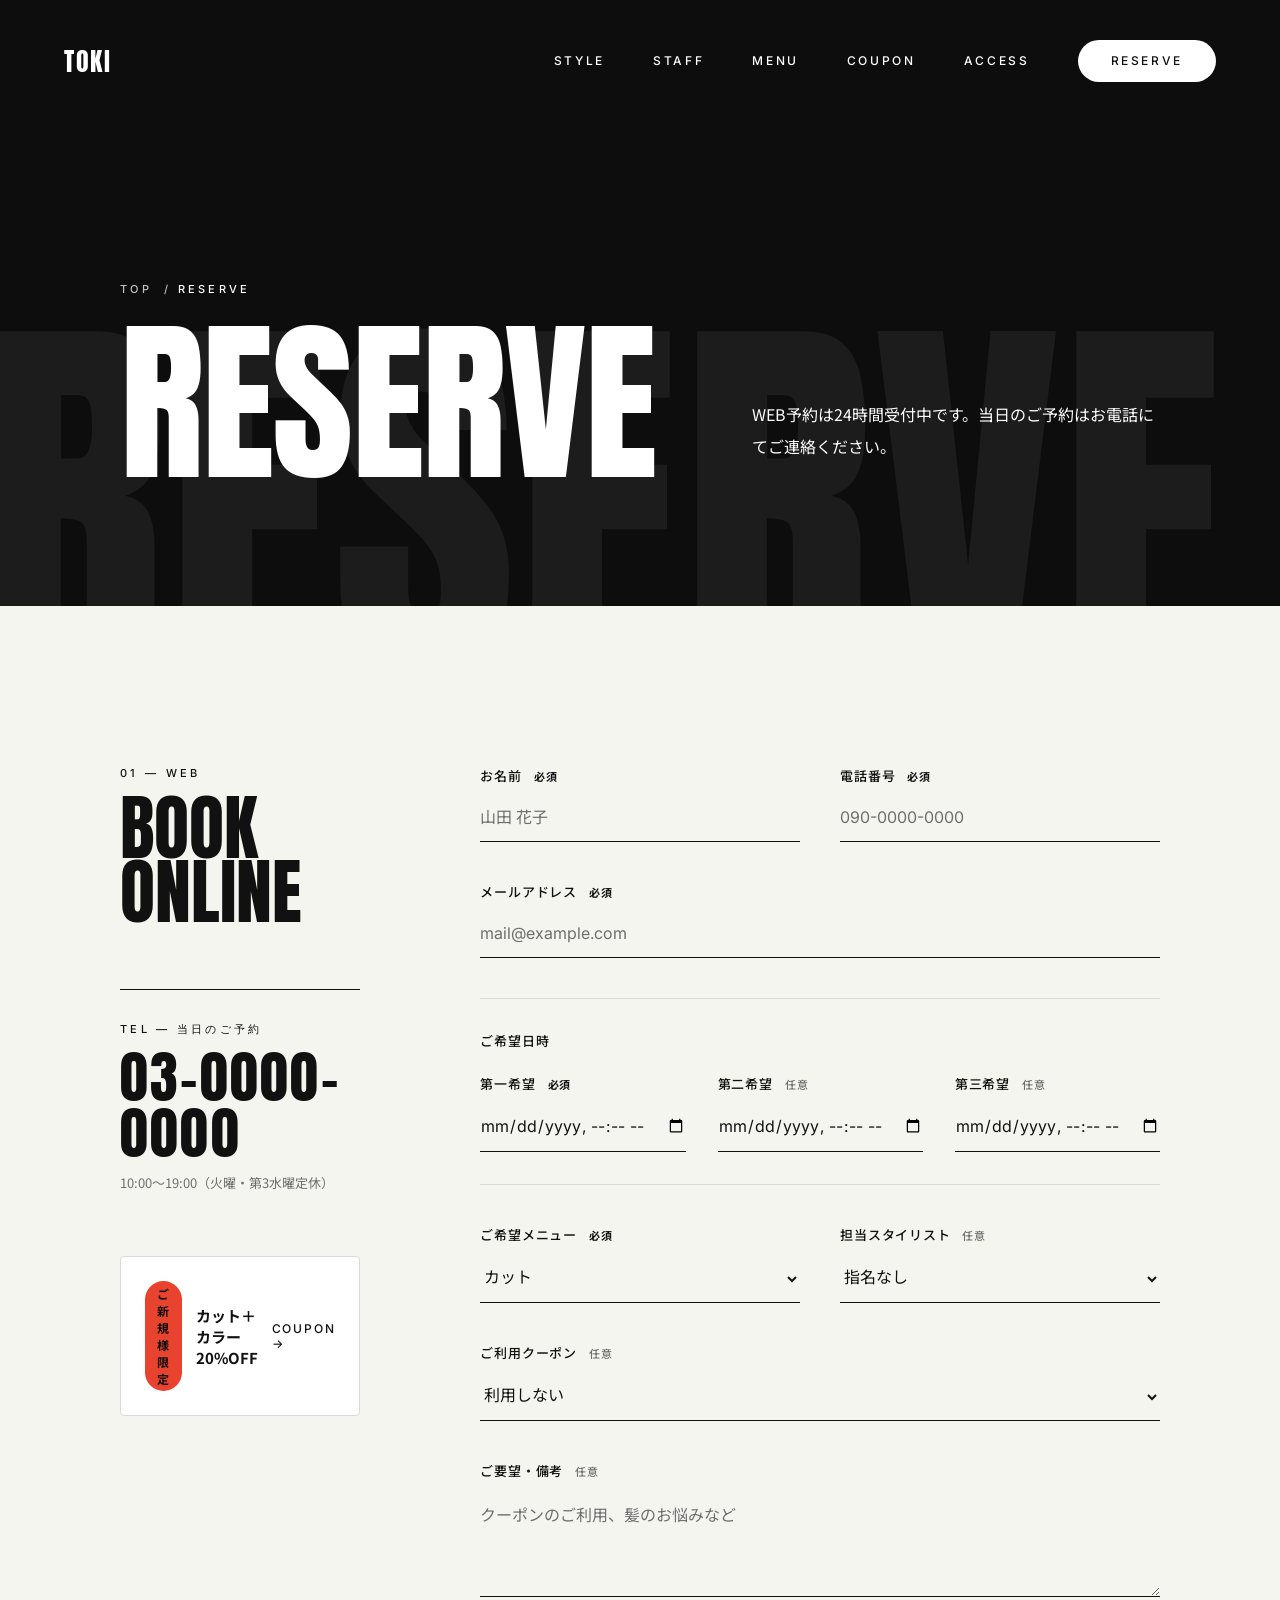
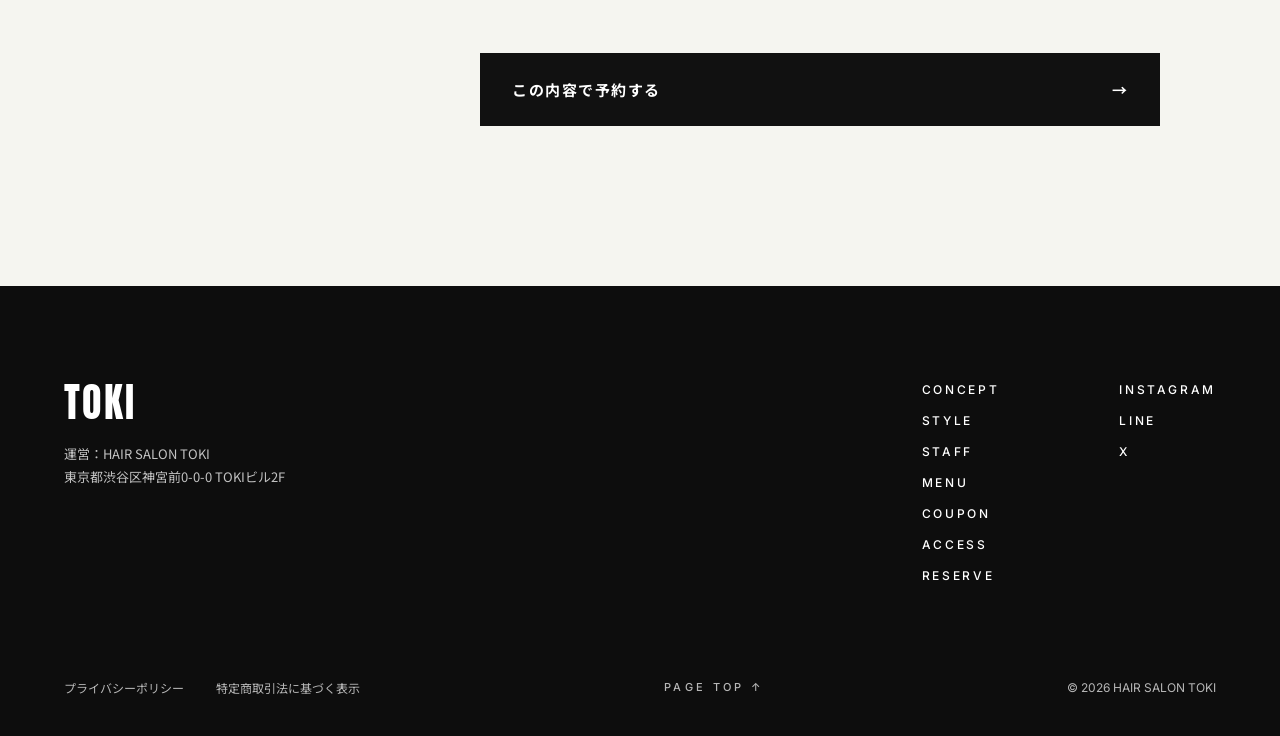
<file: reserve.html>
<!DOCTYPE html>
<html lang="ja">
<head>
<meta charset="utf-8">
<meta name="viewport" content="width=device-width, initial-scale=1">
<title>WEB予約｜24時間受付・クーポン利用可 | HAIR SALON TOKI</title>
<meta name="description" content="表参道の美容室HAIR SALON TOKIのWEB予約ページ。ご希望日時を第三希望まで入力し、メニュー・担当スタイリスト・ご利用クーポンを選んでお申し込みいただけます。WEB予約は24時間受付中で、確認のご連絡をメールまたはお電話でお送りします。当日のご予約はお電話（03-0000-0000）にてご連絡ください。">
<meta name="robots" content="index, follow">
<link rel="canonical" href="https://salon-toki.netlify.app/reserve.html">
<meta property="og:type" content="website">
<meta property="og:url" content="https://salon-toki.netlify.app/reserve.html">
<meta property="og:site_name" content="HAIR SALON TOKI">
<meta property="og:locale" content="ja_JP">
<meta property="og:title" content="WEB予約｜24時間受付・クーポン利用可 | HAIR SALON TOKI">
<meta property="og:description" content="表参道の美容室HAIR SALON TOKIのWEB予約ページ。ご希望日時を第三希望まで入力し、メニュー・担当スタイリスト・ご利用クーポンを選んでお申し込みいただけます。WEB予約は24時間受付中で、確認のご連絡をメールまたはお電話でお送りします。当日のご予約はお電話（03-0000-0000）にてご連絡ください。">
<meta property="og:image" content="https://salon-toki.netlify.app/images/ogp.jpg">
<meta property="og:image:width" content="1200">
<meta property="og:image:height" content="630">
<meta name="twitter:card" content="summary_large_image">
<meta name="theme-color" content="#0D0D0D">
<link rel="icon" href="./favicon.ico" sizes="48x48">
<link rel="icon" href="./favicon-32x32.png" type="image/png" sizes="32x32">
<link rel="icon" href="./favicon-16x16.png" type="image/png" sizes="16x16">
<link rel="apple-touch-icon" href="./apple-touch-icon.png">
<link rel="manifest" href="./site.webmanifest">
<link rel="preconnect" href="https://fonts.googleapis.com">
<link rel="preconnect" href="https://fonts.gstatic.com" crossorigin>
<!-- Web fonts load as media="print" so they don't block the first paint; js/nav.js switches them to "all".
     The Noto Sans JP URL is generated by tools/update-font-subset.py (run it after changing Japanese text). -->
<link class="webfonts" rel="stylesheet" href="https://fonts.googleapis.com/css2?family=Anton&amp;family=Inter:wght@400;500;600&amp;display=swap" media="print">
<link class="webfonts webfonts-jp" rel="stylesheet" href="https://fonts.googleapis.com/css2?family=Noto+Sans+JP:wght@400;500;700;900&amp;display=swap&amp;text=%20%21%22%23%24%25%26%27%28%29%2A%2B%2C-.%2F0123456789%3A%3B%3C%3D%3E%3F%40ABCDEFGHIJKLMNOPQRSTUVWXYZ%5B%5C%5D%5E_%60abcdefghijklmnopqrstuvwxyz%7B%7C%7D~%C2%A5%C2%A9%E2%80%94%E2%80%9C%E2%80%9D%E2%86%91%E2%86%92%E2%89%A4%E3%80%81%E3%80%82%E3%80%8C%E3%80%8D%E3%80%9C%E3%81%82%E3%81%84%E3%81%86%E3%81%88%E3%81%8A%E3%81%8B%E3%81%8C%E3%81%8D%E3%81%8F%E3%81%91%E3%81%93%E3%81%94%E3%81%95%E3%81%97%E3%81%98%E3%81%99%E3%81%9B%E3%81%9D%E3%81%9E%E3%81%9F%E3%81%A0%E3%81%A1%E3%81%A3%E3%81%A4%E3%81%A5%E3%81%A6%E3%81%A7%E3%81%A8%E3%81%A9%E3%81%AA%E3%81%AB%E3%81%AE%E3%81%AF%E3%81%B0%E3%81%B2%E3%81%B3%E3%81%B5%E3%81%B8%E3%81%B9%E3%81%BE%E3%81%BF%E3%82%81%E3%82%82%E3%82%84%E3%82%86%E3%82%88%E3%82%89%E3%82%8A%E3%82%8B%E3%82%8C%E3%82%8F%E3%82%92%E3%82%93%E3%82%A2%E3%82%A3%E3%82%A4%E3%82%A6%E3%82%A8%E3%82%AB%E3%82%AD%E3%82%AE%E3%82%AF%E3%82%B0%E3%82%B1%E3%82%B3%E3%82%B5%E3%82%B6%E3%82%B7%E3%82%B8%E3%82%B9%E3%82%BA%E3%82%BB%E3%82%BF%E3%83%80%E3%83%81%E3%83%83%E3%83%84%E3%83%86%E3%83%87%E3%83%88%E3%83%89%E3%83%8A%E3%83%8B%E3%83%8F%E3%83%90%E3%83%91%E3%83%92%E3%83%93%E3%83%95%E3%83%96%E3%83%97%E3%83%98%E3%83%99%E3%83%9A%E3%83%9C%E3%83%9D%E3%83%9E%E3%83%9F%E3%83%A0%E3%83%A1%E3%83%A3%E3%83%A4%E3%83%A5%E3%83%A9%E3%83%AA%E3%83%AB%E3%83%AC%E3%83%AD%E3%83%B3%E3%83%B6%E3%83%BB%E3%83%BC%E4%B8%80%E4%B8%81%E4%B8%89%E4%B8%8A%E4%B8%8B%E4%B8%AD%E4%B9%BE%E4%BA%88%E4%BA%8B%E4%BA%8C%E4%BA%AC%E4%BA%BA%E4%BB%8B%E4%BB%95%E4%BB%96%E4%BB%98%E4%BB%A4%E4%BB%A5%E4%BB%BB%E4%BC%91%E4%BC%9A%E4%BC%9D%E4%BC%BA%E4%BC%BC%E4%BD%8F%E4%BD%90%E4%BD%93%E4%BD%BF%E4%BE%8B%E4%BE%9B%E4%BE%A1%E4%BF%82%E4%BF%9D%E4%BF%A1%E4%BF%AE%E5%80%8B%E5%81%9C%E5%82%99%E5%85%83%E5%85%88%E5%85%A5%E5%85%A8%E5%86%85%E5%86%8D%E5%86%99%E5%87%A6%E5%87%BA%E5%88%86%E5%88%87%E5%88%9D%E5%88%A5%E5%88%A9%E5%88%B6%E5%89%8A%E5%89%8D%E5%89%A4%E5%89%B2%E5%8A%9B%E5%8A%A0%E5%8A%B9%E5%8B%95%E5%8B%99%E5%8C%BA%E5%8C%BF%E5%8F%82%E5%8F%8B%E5%8F%8E%E5%8F%96%E5%8F%97%E5%8F%A3%E5%8F%AF%E5%8F%B6%E5%8F%B7%E5%90%88%E5%90%8C%E5%90%8D%E5%90%91%E5%90%AB%E5%91%B3%E5%95%86%E5%95%8F%E5%96%84%E5%96%B6%E5%9B%9E%E5%9B%B2%E5%9F%BA%E5%A0%B1%E5%A0%B4%E5%A4%89%E5%A4%96%E5%A4%A7%E5%A4%B1%E5%A7%94%E5%AD%90%E5%AD%A6%E5%AE%88%E5%AE%89%E5%AE%9A%E5%AE%9F%E5%AE%A2%E5%AE%A4%E5%AE%AE%E5%AE%B9%E5%AF%84%E5%AF%8C%E5%AF%A7%E5%AF%BE%E5%B0%8E%E5%B0%91%E5%B1%A5%E5%B1%B1%E5%B8%8C%E5%B8%AD%E5%B8%AF%E5%B8%B8%E5%B9%B3%E5%B9%B4%E5%BA%97%E5%BC%95%E5%BD%93%E5%BD%B9%E5%BE%85%E5%BE%8B%E5%BE%8C%E5%BE%92%E5%BE%93%E5%BE%97%E5%BF%85%E5%BF%9C%E6%80%A7%E6%82%A0%E6%82%A9%E6%83%85%E6%83%B3%E6%84%8F%E6%84%9F%E6%85%8B%E6%88%90%E6%88%BB%E6%89%80%E6%89%8B%E6%89%B1%E6%89%BF%E6%8A%8A%E6%8B%85%E6%8C%81%E6%8C%87%E6%8E%A2%E6%8E%AA%E6%8E%B2%E6%8F%90%E6%8F%A1%E6%90%8D%E6%94%B9%E6%95%B0%E6%95%B4%E6%96%99%E6%96%AD%E6%96%B0%E6%96%B9%E6%96%BD%E6%97%A5%E6%98%8E%E6%99%82%E6%99%AE%E6%9A%AE%E6%9B%9C%E6%9B%B4%E6%9B%BF%E6%9C%80%E6%9C%88%E6%9C%89%E6%9C%9B%E6%9C%AB%E6%9C%AC%E6%9D%91%E6%9D%A5%E6%9D%B1%E6%9E%90%E6%9F%93%E6%9F%94%E6%A0%B9%E6%A0%BC%E6%A1%88%E6%A4%9C%E6%A5%AD%E6%A5%B5%E6%A7%98%E6%A9%8B%E6%AC%84%E6%AC%A1%E6%AD%A2%E6%AD%A3%E6%AD%A9%E6%AD%B4%E6%AE%B5%E6%AF%80%E6%AF%8E%E6%AF%9B%E6%B0%B4%E6%B1%82%E6%B1%BA%E6%B3%81%E6%B3%95%E6%B4%BB%E6%B5%81%E6%B8%8B%E6%BB%85%E6%BC%8F%E7%81%AB%E7%82%B9%E7%84%A1%E7%89%B9%E7%8A%B6%E7%8F%BE%E7%90%86%E7%94%9F%E7%94%A8%E7%94%B0%E7%95%AA%E7%99%BA%E7%9A%84%E7%9A%AE%E7%9B%A3%E7%9B%AE%E7%9B%B4%E7%9C%9F%E7%9D%80%E7%9D%A3%E7%9E%B3%E7%9F%A5%E7%9F%AF%E7%A2%BA%E7%A4%BA%E7%A4%BE%E7%A5%9E%E7%A7%81%E7%A8%8E%E7%A9%BA%E7%AA%93%E7%AB%8B%E7%AC%AC%E7%AE%A1%E7%AF%84%E7%B4%84%E7%B4%B9%E7%B5%82%E7%B5%9E%E7%B5%A1%E7%B7%92%E7%B8%AE%E7%BD%AE%E7%BE%8E%E8%80%83%E8%80%85%E8%82%8C%E8%83%BD%E8%88%97%E8%89%AF%E8%89%B2%E8%89%B6%E8%8A%B1%E8%90%BD%E8%93%AE%E8%96%AC%E8%97%A4%E8%A1%8C%E8%A1%93%E8%A1%A8%E8%A3%9C%E8%A6%81%E8%A6%8B%E8%A6%8F%E8%A6%A7%E8%A7%A3%E8%A8%82%E8%A8%8E%E8%A8%97%E8%A8%98%E8%A8%AD%E8%A8%BA%E8%A8%BC%E8%A9%B1%E8%AA%8D%E8%AA%BF%E8%AB%8B%E8%AC%9B%E8%AD%98%E8%AD%B7%E8%B0%B7%E8%B1%8A%E8%B2%AC%E8%B3%AA%E8%BB%BD%E8%BC%89%E8%BE%BC%E8%BF%BD%E9%80%81%E9%80%8F%E9%80%9A%E9%80%9F%E9%80%A3%E9%80%B1%E9%81%8B%E9%81%8E%E9%81%93%E9%81%94%E9%81%A9%E9%81%B5%E9%83%A8%E9%83%BD%E9%87%91%E9%8C%B2%E9%95%B7%E9%96%8B%E9%96%93%E9%96%A2%E9%98%B2%E9%99%90%E9%99%A4%E9%9A%8E%E9%9B%86%E9%9B%BB%E9%A0%88%E9%A0%AD%E9%A1%94%E9%A7%85%E9%AA%A8%E9%AB%98%E9%AB%AA%EF%BC%88%EF%BC%89%EF%BC%8B%EF%BC%9A%EF%BD%9C" media="print">
<noscript><link rel="stylesheet" href="https://fonts.googleapis.com/css2?family=Anton&amp;family=Inter:wght@400;500;600&amp;display=swap"><link rel="stylesheet" href="https://fonts.googleapis.com/css2?family=Noto+Sans+JP:wght@400;500;700;900&amp;display=swap&amp;text=%20%21%22%23%24%25%26%27%28%29%2A%2B%2C-.%2F0123456789%3A%3B%3C%3D%3E%3F%40ABCDEFGHIJKLMNOPQRSTUVWXYZ%5B%5C%5D%5E_%60abcdefghijklmnopqrstuvwxyz%7B%7C%7D~%C2%A5%C2%A9%E2%80%94%E2%80%9C%E2%80%9D%E2%86%91%E2%86%92%E2%89%A4%E3%80%81%E3%80%82%E3%80%8C%E3%80%8D%E3%80%9C%E3%81%82%E3%81%84%E3%81%86%E3%81%88%E3%81%8A%E3%81%8B%E3%81%8C%E3%81%8D%E3%81%8F%E3%81%91%E3%81%93%E3%81%94%E3%81%95%E3%81%97%E3%81%98%E3%81%99%E3%81%9B%E3%81%9D%E3%81%9E%E3%81%9F%E3%81%A0%E3%81%A1%E3%81%A3%E3%81%A4%E3%81%A5%E3%81%A6%E3%81%A7%E3%81%A8%E3%81%A9%E3%81%AA%E3%81%AB%E3%81%AE%E3%81%AF%E3%81%B0%E3%81%B2%E3%81%B3%E3%81%B5%E3%81%B8%E3%81%B9%E3%81%BE%E3%81%BF%E3%82%81%E3%82%82%E3%82%84%E3%82%86%E3%82%88%E3%82%89%E3%82%8A%E3%82%8B%E3%82%8C%E3%82%8F%E3%82%92%E3%82%93%E3%82%A2%E3%82%A3%E3%82%A4%E3%82%A6%E3%82%A8%E3%82%AB%E3%82%AD%E3%82%AE%E3%82%AF%E3%82%B0%E3%82%B1%E3%82%B3%E3%82%B5%E3%82%B6%E3%82%B7%E3%82%B8%E3%82%B9%E3%82%BA%E3%82%BB%E3%82%BF%E3%83%80%E3%83%81%E3%83%83%E3%83%84%E3%83%86%E3%83%87%E3%83%88%E3%83%89%E3%83%8A%E3%83%8B%E3%83%8F%E3%83%90%E3%83%91%E3%83%92%E3%83%93%E3%83%95%E3%83%96%E3%83%97%E3%83%98%E3%83%99%E3%83%9A%E3%83%9C%E3%83%9D%E3%83%9E%E3%83%9F%E3%83%A0%E3%83%A1%E3%83%A3%E3%83%A4%E3%83%A5%E3%83%A9%E3%83%AA%E3%83%AB%E3%83%AC%E3%83%AD%E3%83%B3%E3%83%B6%E3%83%BB%E3%83%BC%E4%B8%80%E4%B8%81%E4%B8%89%E4%B8%8A%E4%B8%8B%E4%B8%AD%E4%B9%BE%E4%BA%88%E4%BA%8B%E4%BA%8C%E4%BA%AC%E4%BA%BA%E4%BB%8B%E4%BB%95%E4%BB%96%E4%BB%98%E4%BB%A4%E4%BB%A5%E4%BB%BB%E4%BC%91%E4%BC%9A%E4%BC%9D%E4%BC%BA%E4%BC%BC%E4%BD%8F%E4%BD%90%E4%BD%93%E4%BD%BF%E4%BE%8B%E4%BE%9B%E4%BE%A1%E4%BF%82%E4%BF%9D%E4%BF%A1%E4%BF%AE%E5%80%8B%E5%81%9C%E5%82%99%E5%85%83%E5%85%88%E5%85%A5%E5%85%A8%E5%86%85%E5%86%8D%E5%86%99%E5%87%A6%E5%87%BA%E5%88%86%E5%88%87%E5%88%9D%E5%88%A5%E5%88%A9%E5%88%B6%E5%89%8A%E5%89%8D%E5%89%A4%E5%89%B2%E5%8A%9B%E5%8A%A0%E5%8A%B9%E5%8B%95%E5%8B%99%E5%8C%BA%E5%8C%BF%E5%8F%82%E5%8F%8B%E5%8F%8E%E5%8F%96%E5%8F%97%E5%8F%A3%E5%8F%AF%E5%8F%B6%E5%8F%B7%E5%90%88%E5%90%8C%E5%90%8D%E5%90%91%E5%90%AB%E5%91%B3%E5%95%86%E5%95%8F%E5%96%84%E5%96%B6%E5%9B%9E%E5%9B%B2%E5%9F%BA%E5%A0%B1%E5%A0%B4%E5%A4%89%E5%A4%96%E5%A4%A7%E5%A4%B1%E5%A7%94%E5%AD%90%E5%AD%A6%E5%AE%88%E5%AE%89%E5%AE%9A%E5%AE%9F%E5%AE%A2%E5%AE%A4%E5%AE%AE%E5%AE%B9%E5%AF%84%E5%AF%8C%E5%AF%A7%E5%AF%BE%E5%B0%8E%E5%B0%91%E5%B1%A5%E5%B1%B1%E5%B8%8C%E5%B8%AD%E5%B8%AF%E5%B8%B8%E5%B9%B3%E5%B9%B4%E5%BA%97%E5%BC%95%E5%BD%93%E5%BD%B9%E5%BE%85%E5%BE%8B%E5%BE%8C%E5%BE%92%E5%BE%93%E5%BE%97%E5%BF%85%E5%BF%9C%E6%80%A7%E6%82%A0%E6%82%A9%E6%83%85%E6%83%B3%E6%84%8F%E6%84%9F%E6%85%8B%E6%88%90%E6%88%BB%E6%89%80%E6%89%8B%E6%89%B1%E6%89%BF%E6%8A%8A%E6%8B%85%E6%8C%81%E6%8C%87%E6%8E%A2%E6%8E%AA%E6%8E%B2%E6%8F%90%E6%8F%A1%E6%90%8D%E6%94%B9%E6%95%B0%E6%95%B4%E6%96%99%E6%96%AD%E6%96%B0%E6%96%B9%E6%96%BD%E6%97%A5%E6%98%8E%E6%99%82%E6%99%AE%E6%9A%AE%E6%9B%9C%E6%9B%B4%E6%9B%BF%E6%9C%80%E6%9C%88%E6%9C%89%E6%9C%9B%E6%9C%AB%E6%9C%AC%E6%9D%91%E6%9D%A5%E6%9D%B1%E6%9E%90%E6%9F%93%E6%9F%94%E6%A0%B9%E6%A0%BC%E6%A1%88%E6%A4%9C%E6%A5%AD%E6%A5%B5%E6%A7%98%E6%A9%8B%E6%AC%84%E6%AC%A1%E6%AD%A2%E6%AD%A3%E6%AD%A9%E6%AD%B4%E6%AE%B5%E6%AF%80%E6%AF%8E%E6%AF%9B%E6%B0%B4%E6%B1%82%E6%B1%BA%E6%B3%81%E6%B3%95%E6%B4%BB%E6%B5%81%E6%B8%8B%E6%BB%85%E6%BC%8F%E7%81%AB%E7%82%B9%E7%84%A1%E7%89%B9%E7%8A%B6%E7%8F%BE%E7%90%86%E7%94%9F%E7%94%A8%E7%94%B0%E7%95%AA%E7%99%BA%E7%9A%84%E7%9A%AE%E7%9B%A3%E7%9B%AE%E7%9B%B4%E7%9C%9F%E7%9D%80%E7%9D%A3%E7%9E%B3%E7%9F%A5%E7%9F%AF%E7%A2%BA%E7%A4%BA%E7%A4%BE%E7%A5%9E%E7%A7%81%E7%A8%8E%E7%A9%BA%E7%AA%93%E7%AB%8B%E7%AC%AC%E7%AE%A1%E7%AF%84%E7%B4%84%E7%B4%B9%E7%B5%82%E7%B5%9E%E7%B5%A1%E7%B7%92%E7%B8%AE%E7%BD%AE%E7%BE%8E%E8%80%83%E8%80%85%E8%82%8C%E8%83%BD%E8%88%97%E8%89%AF%E8%89%B2%E8%89%B6%E8%8A%B1%E8%90%BD%E8%93%AE%E8%96%AC%E8%97%A4%E8%A1%8C%E8%A1%93%E8%A1%A8%E8%A3%9C%E8%A6%81%E8%A6%8B%E8%A6%8F%E8%A6%A7%E8%A7%A3%E8%A8%82%E8%A8%8E%E8%A8%97%E8%A8%98%E8%A8%AD%E8%A8%BA%E8%A8%BC%E8%A9%B1%E8%AA%8D%E8%AA%BF%E8%AB%8B%E8%AC%9B%E8%AD%98%E8%AD%B7%E8%B0%B7%E8%B1%8A%E8%B2%AC%E8%B3%AA%E8%BB%BD%E8%BC%89%E8%BE%BC%E8%BF%BD%E9%80%81%E9%80%8F%E9%80%9A%E9%80%9F%E9%80%A3%E9%80%B1%E9%81%8B%E9%81%8E%E9%81%93%E9%81%94%E9%81%A9%E9%81%B5%E9%83%A8%E9%83%BD%E9%87%91%E9%8C%B2%E9%95%B7%E9%96%8B%E9%96%93%E9%96%A2%E9%98%B2%E9%99%90%E9%99%A4%E9%9A%8E%E9%9B%86%E9%9B%BB%E9%A0%88%E9%A0%AD%E9%A1%94%E9%A7%85%E9%AA%A8%E9%AB%98%E9%AB%AA%EF%BC%88%EF%BC%89%EF%BC%8B%EF%BC%9A%EF%BD%9C"></noscript>
<link rel="stylesheet" href="./css/style.css">
<script type="application/ld+json">
{
  "@context": "https://schema.org",
  "@graph": [
    {
      "@type": "HairSalon",
      "@id": "https://salon-toki.netlify.app/#salon",
      "name": "HAIR SALON TOKI",
      "url": "https://salon-toki.netlify.app/",
      "image": "https://salon-toki.netlify.app/images/ogp.jpg",
      "logo": "https://salon-toki.netlify.app/icon-512.png",
      "description": "骨格・髪質・ライフスタイルに合わせた似合わせカットとカラーが得意な、表参道の少人数制プライベートサロン。",
      "telephone": "03-0000-0000",
      "priceRange": "¥1,100〜",
      "address": {
        "@type": "PostalAddress",
        "addressCountry": "JP",
        "addressRegion": "東京都",
        "addressLocality": "渋谷区",
        "streetAddress": "神宮前0-0-0 TOKIビル2F"
      },
      "openingHoursSpecification": [
        {
          "@type": "OpeningHoursSpecification",
          "dayOfWeek": [
            "Monday",
            "Wednesday",
            "Thursday",
            "Friday",
            "Saturday",
            "Sunday"
          ],
          "opens": "10:00",
          "closes": "19:00"
        }
      ]
    },
    {
      "@type": "BreadcrumbList",
      "itemListElement": [
        {
          "@type": "ListItem",
          "position": 1,
          "name": "TOP",
          "item": "https://salon-toki.netlify.app/"
        },
        {
          "@type": "ListItem",
          "position": 2,
          "name": "RESERVE",
          "item": "https://salon-toki.netlify.app/reserve.html"
        }
      ]
    }
  ]
}
</script>
</head>
<body>
<div class="page">

  <section id="top" class="page-hero">
    <header class="site-header">
      <a href="index.html" class="site-header__logo">TOKI</a>
      <div class="site-header__actions">
        <a href="reserve.html" class="site-header__reserve" aria-current="page">RESERVE</a>
        <button type="button" class="site-header__menu" aria-controls="site-nav" aria-expanded="false">MENU</button>
      </div>
      <nav id="site-nav" class="site-header__nav" aria-label="メインメニュー">
        <a href="style.html">STYLE</a>
        <a href="staff.html">STAFF</a>
        <a href="menu.html">MENU</a>
        <a href="menu.html#coupon">COUPON</a>
        <a href="access.html">ACCESS</a>
        <a href="reserve.html" class="btn-outline" aria-current="page">RESERVE</a>
      </nav>
    </header>
    <div class="page-hero__watermark page-hero__watermark--sm" aria-hidden="true">RESERVE</div>
    <div class="page-hero__inner">
      <div class="page-hero__heading">
        <nav class="breadcrumb eyebrow" aria-label="パンくずリスト">
          <ol>
            <li><a href="index.html">TOP</a></li>
            <li aria-hidden="true">/</li>
            <li aria-current="page">RESERVE</li>
          </ol>
        </nav>
        <h1 class="page-hero__title">RESERVE</h1>
      </div>
      <p class="page-hero__lead">WEB予約は24時間受付中です。当日のご予約はお電話にてご連絡ください。</p>
    </div>
  </section>

  <main class="reserve light">
    <div class="reserve__grid">
      <div class="reserve__side">
        <div class="section-heading">
          <div class="eyebrow">01 — WEB</div>
          <h2 class="section-heading__title">BOOK ONLINE</h2>
        </div>
        <a href="tel:03-0000-0000" class="reserve__tel">
          <span class="eyebrow">TEL — 当日のご予約</span>
          <span class="reserve__tel-number">03-0000-0000</span>
          <span class="reserve__tel-hours">10:00〜19:00（火曜・第3水曜定休）</span>
        </a>
        <a href="menu.html#coupon" class="reserve__coupon">
          <span class="reserve__coupon-tag">ご新規様限定</span>
          <span class="reserve__coupon-name">カット＋カラー 20%OFF</span>
          <span class="reserve__coupon-more">COUPON →</span>
        </a>
      </div>

      <div>
        <form id="reserve-form" class="form" action="#" method="post" data-coupon-form>
          <p class="coupon-applied" aria-live="polite" hidden><span class="coupon-applied__tag">適用中</span><span class="coupon-applied__name"></span></p>
          <div class="form__row">
            <label class="field"><span class="field__label">お名前<span class="field__req">必須</span></span><input type="text" name="name" placeholder="山田 花子" autocomplete="name" required></label>
            <label class="field"><span class="field__label">電話番号<span class="field__req">必須</span></span><input type="tel" name="tel" placeholder="090-0000-0000" autocomplete="tel" required></label>
          </div>
          <label class="field"><span class="field__label">メールアドレス<span class="field__req">必須</span></span><input type="email" name="email" placeholder="mail@example.com" autocomplete="email" required></label>
          <fieldset class="form__group">
            <legend>ご希望日時</legend>
            <div class="form__row form__row--3">
              <label class="field"><span class="field__label">第一希望<span class="field__req">必須</span></span><input type="datetime-local" name="date1" required></label>
              <label class="field"><span class="field__label">第二希望<span class="field__opt">任意</span></span><input type="datetime-local" name="date2"></label>
              <label class="field"><span class="field__label">第三希望<span class="field__opt">任意</span></span><input type="datetime-local" name="date3"></label>
            </div>
          </fieldset>
          <div class="form__row">
            <label class="field"><span class="field__label">ご希望メニュー<span class="field__req">必須</span></span>
              <select name="menu" required>
                <option>カット</option>
                <option>カット＋カラー</option>
                <option>カット＋パーマ</option>
                <option>縮毛矯正</option>
                <option>トリートメント</option>
                <option>その他（備考欄へ）</option>
              </select>
            </label>
            <label class="field"><span class="field__label">担当スタイリスト<span class="field__opt">任意</span></span>
              <select name="stylist">
                <option>指名なし</option>
                <option>佐藤 エレナ</option>
                <option>高橋 蓮</option>
                <option>中村 悠</option>
              </select>
            </label>
          </div>
          <label class="field"><span class="field__label">ご利用クーポン<span class="field__opt">任意</span></span>
            <select name="coupon">
              <option value="">利用しない</option>
              <option value="first">ご新規様限定20%OFF</option>
              <option value="weekday">平日限定トリートメント無料</option>
              <option value="referral">お友達紹介クーポン</option>
            </select>
          </label>
          <label class="field"><span class="field__label">ご要望・備考<span class="field__opt">任意</span></span><textarea name="note" rows="4" placeholder="クーポンのご利用、髪のお悩みなど"></textarea></label>
          <button type="submit" class="form__submit">この内容で予約する<span aria-hidden="true">→</span></button>
        </form>

        <div id="reserve-thanks" class="thanks" role="status" tabindex="-1" hidden>
          <h2 class="thanks__title">THANK YOU</h2>
          <p class="thanks__text">ご予約リクエストを受け付けました。<br>確認のご連絡をメールまたはお電話でお送りします。</p>
          <p class="coupon-applied" data-coupon-summary hidden><span class="coupon-applied__tag">ご利用クーポン</span><span class="coupon-applied__name"></span></p>
          <a href="index.html" class="thanks__back">BACK TO TOP →</a>
        </div>
      </div>
    </div>
  </main>

  <footer class="site-footer">
    <div class="site-footer__top">
      <div class="site-footer__brand">
        <a href="index.html" class="site-footer__logo">TOKI</a>
        <address class="site-footer__address">運営：HAIR SALON TOKI<br>東京都渋谷区神宮前0-0-0 TOKIビル2F</address>
      </div>
      <nav class="site-footer__nav" aria-label="フッターメニュー">
        <a href="concept.html">CONCEPT</a>
        <a href="style.html">STYLE</a>
        <a href="staff.html">STAFF</a>
        <a href="menu.html">MENU</a>
        <a href="menu.html#coupon">COUPON</a>
        <a href="access.html">ACCESS</a>
        <a href="reserve.html">RESERVE</a>
      </nav>
      <!-- TODO: SNS の URL は仮（_sample）。確定したら7ページすべて差し替える -->
      <nav class="site-footer__nav" aria-label="SNS">
        <a href="https://www.instagram.com/hairsalon_toki_sample/" target="_blank" rel="noopener noreferrer" lang="en">INSTAGRAM<span class="visually-hidden" lang="ja">（新しいタブで開きます）</span></a>
        <a href="https://line.me/R/ti/p/@hairsalon_toki_sample" target="_blank" rel="noopener noreferrer" lang="en">LINE<span class="visually-hidden" lang="ja">（新しいタブで開きます）</span></a>
        <a href="https://x.com/hairsalon_toki_sample" target="_blank" rel="noopener noreferrer" lang="en">X<span class="visually-hidden" lang="ja">（新しいタブで開きます）</span></a>
      </nav>
    </div>
    <div class="site-footer__bottom">
      <div class="site-footer__legal">
        <a href="privacy-policy.html">プライバシーポリシー</a>
        <a href="law.html">特定商取引法に基づく表示</a>
      </div>
      <a href="#top" class="eyebrow">PAGE TOP ↑</a>
      <small class="site-footer__copy">© 2026 HAIR SALON TOKI</small>
    </div>
  </footer>

</div>
<script src="./js/nav.js" defer></script>
<script src="./js/track.js" defer></script>
<script src="./js/coupon.js" defer></script>
<script src="./js/reserve-form.js" defer></script>
</body>
</html>
</file>
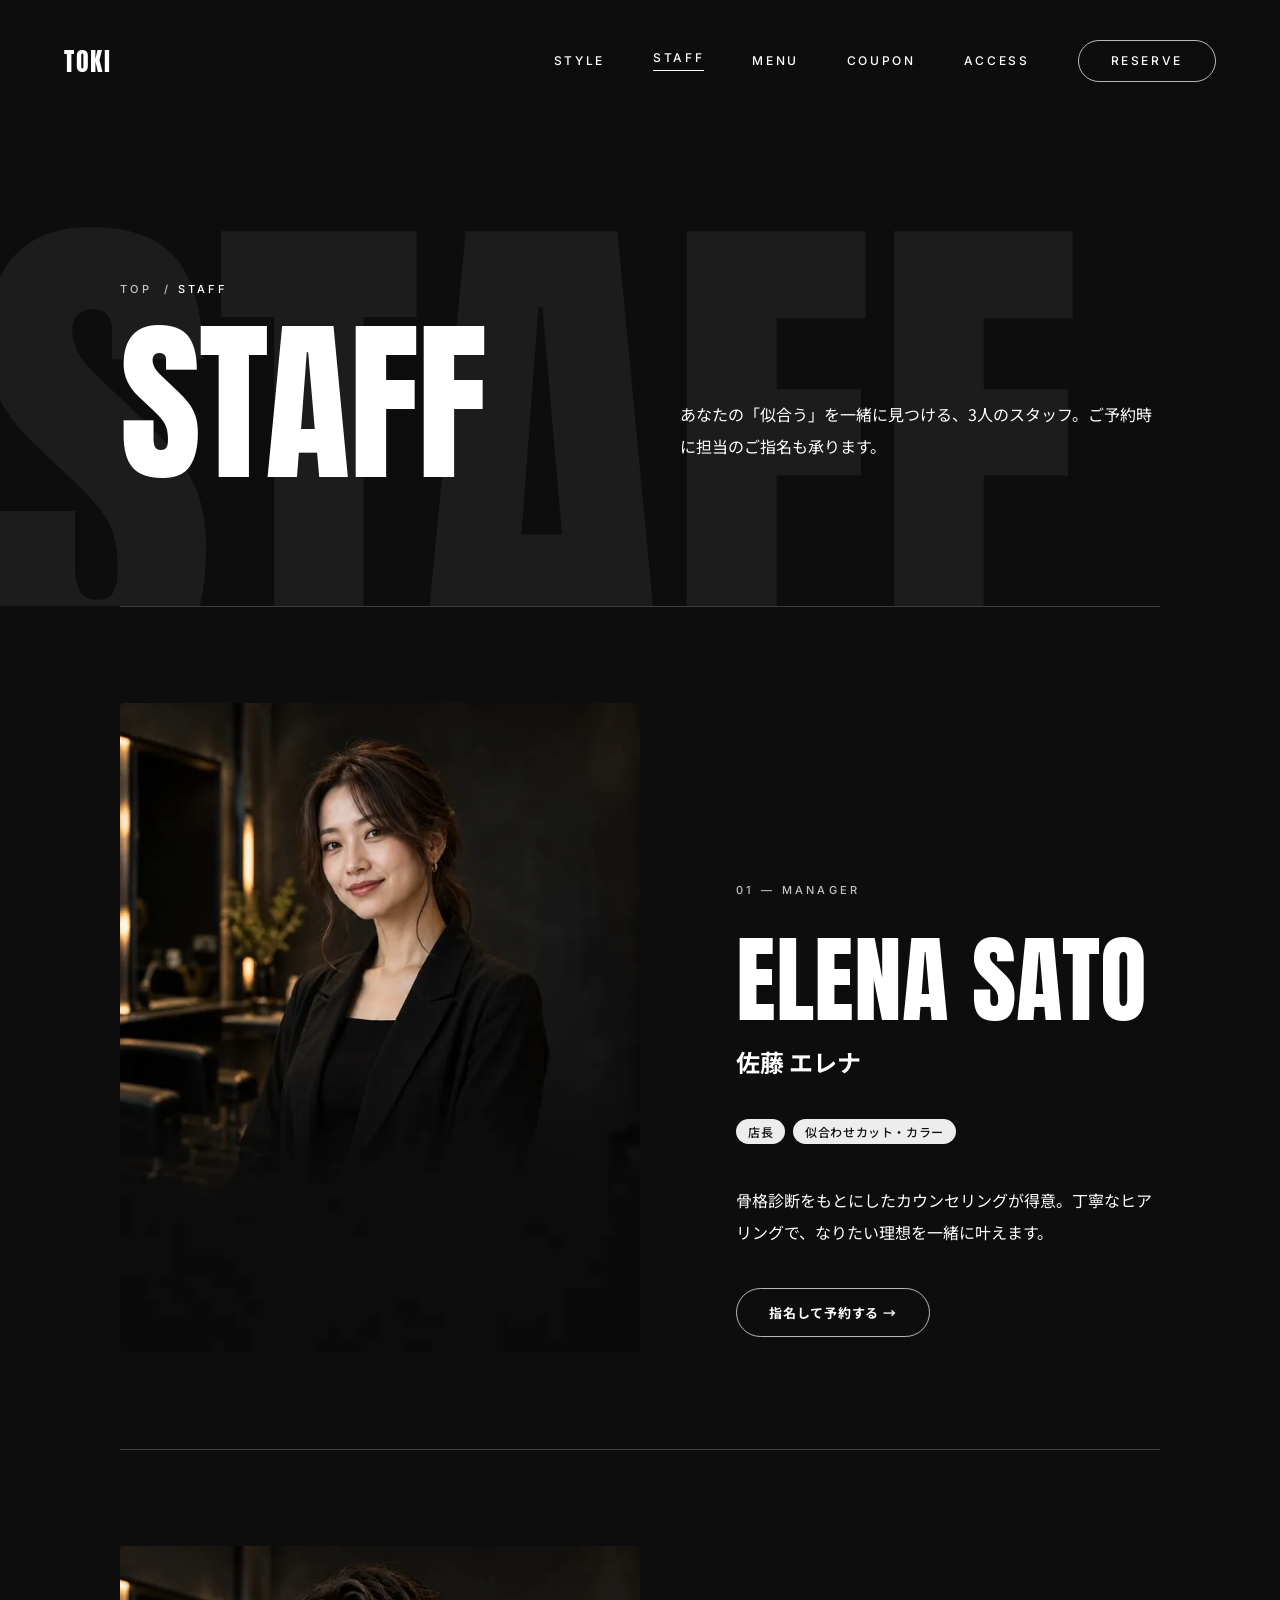
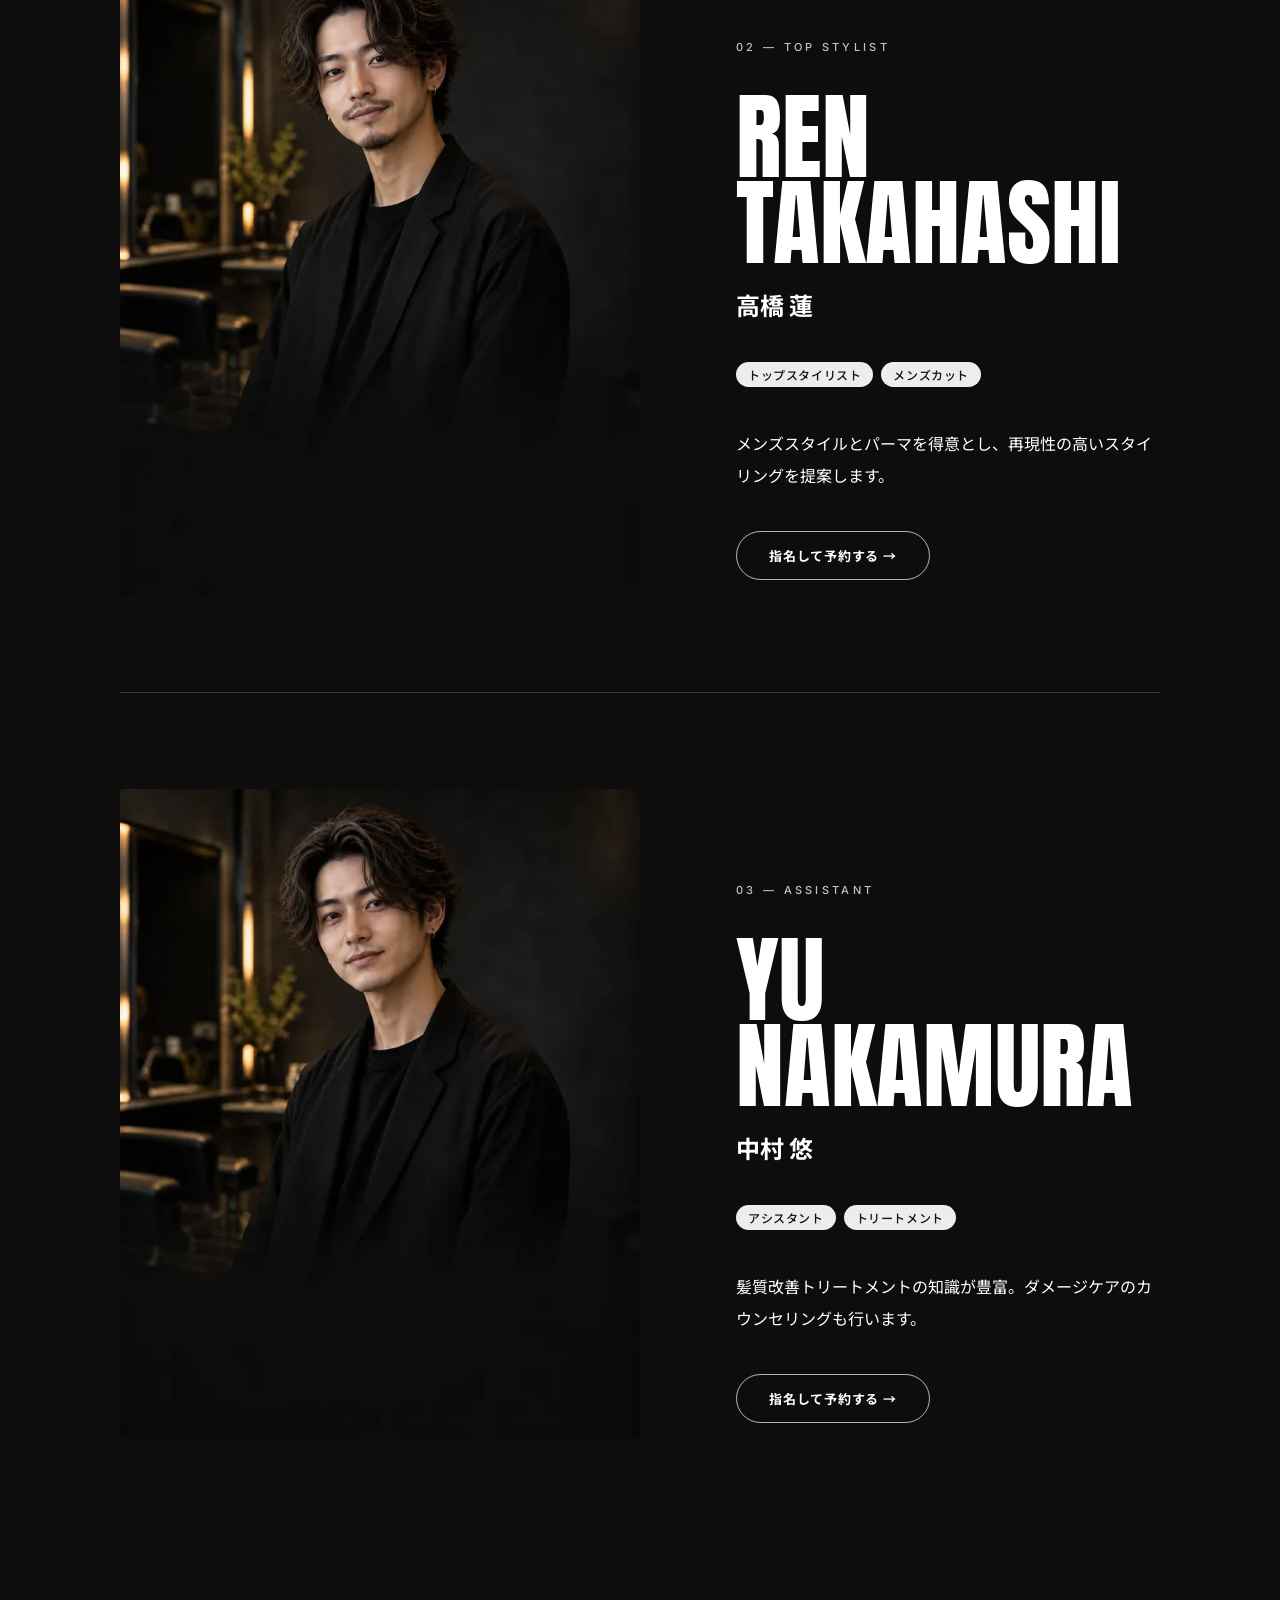
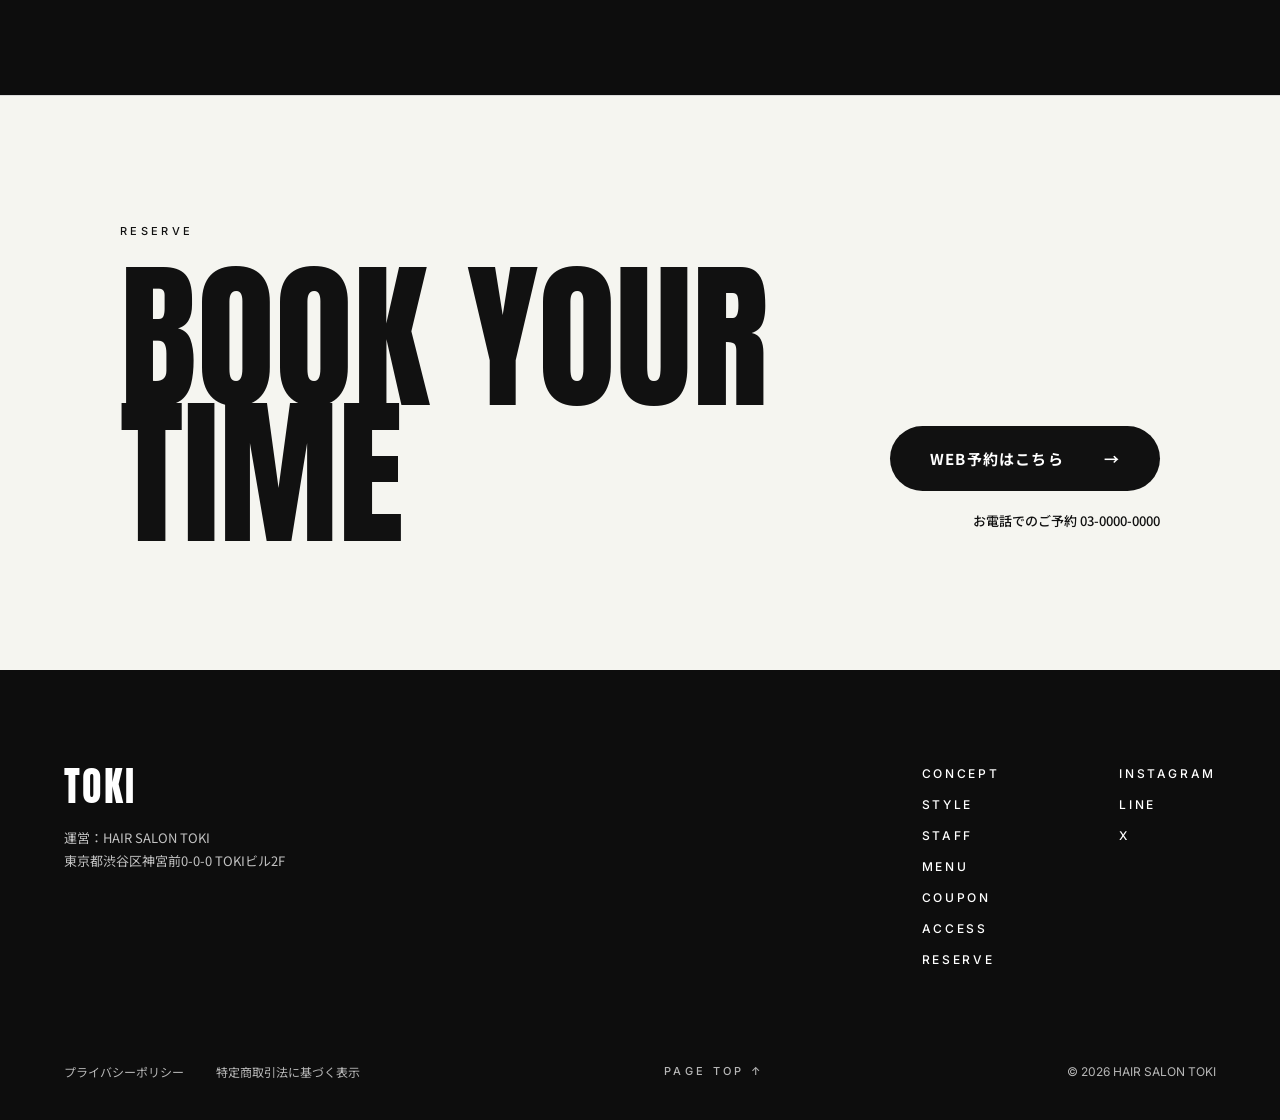
<file: staff.html>
<!DOCTYPE html>
<html lang="ja">
<head>
<meta charset="utf-8">
<meta name="viewport" content="width=device-width, initial-scale=1">
<title>スタッフ紹介｜表参道のスタイリスト | HAIR SALON TOKI</title>
<meta name="description" content="表参道の美容室HAIR SALON TOKIのスタッフ紹介。骨格診断をもとにした似合わせカット・カラーが得意な店長の佐藤、メンズカットとパーマを得意とするトップスタイリストの高橋、髪質改善トリートメントに詳しいアシスタントの中村が在籍しています。ご予約時に担当スタイリストのご指名も承りますので、お気軽にご相談ください。">
<meta name="robots" content="index, follow">
<link rel="canonical" href="https://salon-toki.netlify.app/staff.html">
<meta property="og:type" content="website">
<meta property="og:url" content="https://salon-toki.netlify.app/staff.html">
<meta property="og:site_name" content="HAIR SALON TOKI">
<meta property="og:locale" content="ja_JP">
<meta property="og:title" content="スタッフ紹介｜表参道のスタイリスト | HAIR SALON TOKI">
<meta property="og:description" content="表参道の美容室HAIR SALON TOKIのスタッフ紹介。骨格診断をもとにした似合わせカット・カラーが得意な店長の佐藤、メンズカットとパーマを得意とするトップスタイリストの高橋、髪質改善トリートメントに詳しいアシスタントの中村が在籍しています。ご予約時に担当スタイリストのご指名も承りますので、お気軽にご相談ください。">
<meta property="og:image" content="https://salon-toki.netlify.app/images/ogp.jpg">
<meta property="og:image:width" content="1200">
<meta property="og:image:height" content="630">
<meta name="twitter:card" content="summary_large_image">
<meta name="theme-color" content="#0D0D0D">
<link rel="icon" href="./favicon.ico" sizes="48x48">
<link rel="icon" href="./favicon-32x32.png" type="image/png" sizes="32x32">
<link rel="icon" href="./favicon-16x16.png" type="image/png" sizes="16x16">
<link rel="apple-touch-icon" href="./apple-touch-icon.png">
<link rel="manifest" href="./site.webmanifest">
<link rel="preconnect" href="https://fonts.googleapis.com">
<link rel="preconnect" href="https://fonts.gstatic.com" crossorigin>
<!-- Web fonts load as media="print" so they don't block the first paint; js/nav.js switches them to "all".
     The Noto Sans JP URL is generated by tools/update-font-subset.py (run it after changing Japanese text). -->
<link class="webfonts" rel="stylesheet" href="https://fonts.googleapis.com/css2?family=Anton&amp;family=Inter:wght@400;500;600&amp;display=swap" media="print">
<link class="webfonts webfonts-jp" rel="stylesheet" href="https://fonts.googleapis.com/css2?family=Noto+Sans+JP:wght@400;500;700;900&amp;display=swap&amp;text=%20%21%22%23%24%25%26%27%28%29%2A%2B%2C-.%2F0123456789%3A%3B%3C%3D%3E%3F%40ABCDEFGHIJKLMNOPQRSTUVWXYZ%5B%5C%5D%5E_%60abcdefghijklmnopqrstuvwxyz%7B%7C%7D~%C2%A5%C2%A9%E2%80%94%E2%80%9C%E2%80%9D%E2%86%91%E2%86%92%E2%89%A4%E3%80%81%E3%80%82%E3%80%8C%E3%80%8D%E3%80%9C%E3%81%82%E3%81%84%E3%81%86%E3%81%88%E3%81%8A%E3%81%8B%E3%81%8C%E3%81%8D%E3%81%8F%E3%81%91%E3%81%93%E3%81%94%E3%81%95%E3%81%97%E3%81%98%E3%81%99%E3%81%9B%E3%81%9D%E3%81%9E%E3%81%9F%E3%81%A0%E3%81%A1%E3%81%A3%E3%81%A4%E3%81%A5%E3%81%A6%E3%81%A7%E3%81%A8%E3%81%A9%E3%81%AA%E3%81%AB%E3%81%AE%E3%81%AF%E3%81%B0%E3%81%B2%E3%81%B3%E3%81%B5%E3%81%B8%E3%81%B9%E3%81%BE%E3%81%BF%E3%82%81%E3%82%82%E3%82%84%E3%82%86%E3%82%88%E3%82%89%E3%82%8A%E3%82%8B%E3%82%8C%E3%82%8F%E3%82%92%E3%82%93%E3%82%A2%E3%82%A3%E3%82%A4%E3%82%A6%E3%82%A8%E3%82%AB%E3%82%AD%E3%82%AE%E3%82%AF%E3%82%B0%E3%82%B1%E3%82%B3%E3%82%B5%E3%82%B6%E3%82%B7%E3%82%B8%E3%82%B9%E3%82%BA%E3%82%BB%E3%82%BF%E3%83%80%E3%83%81%E3%83%83%E3%83%84%E3%83%86%E3%83%87%E3%83%88%E3%83%89%E3%83%8A%E3%83%8B%E3%83%8F%E3%83%90%E3%83%91%E3%83%92%E3%83%93%E3%83%95%E3%83%96%E3%83%97%E3%83%98%E3%83%99%E3%83%9A%E3%83%9C%E3%83%9D%E3%83%9E%E3%83%9F%E3%83%A0%E3%83%A1%E3%83%A3%E3%83%A4%E3%83%A5%E3%83%A9%E3%83%AA%E3%83%AB%E3%83%AC%E3%83%AD%E3%83%B3%E3%83%B6%E3%83%BB%E3%83%BC%E4%B8%80%E4%B8%81%E4%B8%89%E4%B8%8A%E4%B8%8B%E4%B8%AD%E4%B9%BE%E4%BA%88%E4%BA%8B%E4%BA%8C%E4%BA%AC%E4%BA%BA%E4%BB%8B%E4%BB%95%E4%BB%96%E4%BB%98%E4%BB%A4%E4%BB%A5%E4%BB%BB%E4%BC%91%E4%BC%9A%E4%BC%9D%E4%BC%BA%E4%BC%BC%E4%BD%8F%E4%BD%90%E4%BD%93%E4%BD%BF%E4%BE%8B%E4%BE%9B%E4%BE%A1%E4%BF%82%E4%BF%9D%E4%BF%A1%E4%BF%AE%E5%80%8B%E5%81%9C%E5%82%99%E5%85%83%E5%85%88%E5%85%A5%E5%85%A8%E5%86%85%E5%86%8D%E5%86%99%E5%87%A6%E5%87%BA%E5%88%86%E5%88%87%E5%88%9D%E5%88%A5%E5%88%A9%E5%88%B6%E5%89%8A%E5%89%8D%E5%89%A4%E5%89%B2%E5%8A%9B%E5%8A%A0%E5%8A%B9%E5%8B%95%E5%8B%99%E5%8C%BA%E5%8C%BF%E5%8F%82%E5%8F%8B%E5%8F%8E%E5%8F%96%E5%8F%97%E5%8F%A3%E5%8F%AF%E5%8F%B6%E5%8F%B7%E5%90%88%E5%90%8C%E5%90%8D%E5%90%91%E5%90%AB%E5%91%B3%E5%95%86%E5%95%8F%E5%96%84%E5%96%B6%E5%9B%9E%E5%9B%B2%E5%9F%BA%E5%A0%B1%E5%A0%B4%E5%A4%89%E5%A4%96%E5%A4%A7%E5%A4%B1%E5%A7%94%E5%AD%90%E5%AD%A6%E5%AE%88%E5%AE%89%E5%AE%9A%E5%AE%9F%E5%AE%A2%E5%AE%A4%E5%AE%AE%E5%AE%B9%E5%AF%84%E5%AF%8C%E5%AF%A7%E5%AF%BE%E5%B0%8E%E5%B0%91%E5%B1%A5%E5%B1%B1%E5%B8%8C%E5%B8%AD%E5%B8%AF%E5%B8%B8%E5%B9%B3%E5%B9%B4%E5%BA%97%E5%BC%95%E5%BD%93%E5%BD%B9%E5%BE%85%E5%BE%8B%E5%BE%8C%E5%BE%92%E5%BE%93%E5%BE%97%E5%BF%85%E5%BF%9C%E6%80%A7%E6%82%A0%E6%82%A9%E6%83%85%E6%83%B3%E6%84%8F%E6%84%9F%E6%85%8B%E6%88%90%E6%88%BB%E6%89%80%E6%89%8B%E6%89%B1%E6%89%BF%E6%8A%8A%E6%8B%85%E6%8C%81%E6%8C%87%E6%8E%A2%E6%8E%AA%E6%8E%B2%E6%8F%90%E6%8F%A1%E6%90%8D%E6%94%B9%E6%95%B0%E6%95%B4%E6%96%99%E6%96%AD%E6%96%B0%E6%96%B9%E6%96%BD%E6%97%A5%E6%98%8E%E6%99%82%E6%99%AE%E6%9A%AE%E6%9B%9C%E6%9B%B4%E6%9B%BF%E6%9C%80%E6%9C%88%E6%9C%89%E6%9C%9B%E6%9C%AB%E6%9C%AC%E6%9D%91%E6%9D%A5%E6%9D%B1%E6%9E%90%E6%9F%93%E6%9F%94%E6%A0%B9%E6%A0%BC%E6%A1%88%E6%A4%9C%E6%A5%AD%E6%A5%B5%E6%A7%98%E6%A9%8B%E6%AC%84%E6%AC%A1%E6%AD%A2%E6%AD%A3%E6%AD%A9%E6%AD%B4%E6%AE%B5%E6%AF%80%E6%AF%8E%E6%AF%9B%E6%B0%B4%E6%B1%82%E6%B1%BA%E6%B3%81%E6%B3%95%E6%B4%BB%E6%B5%81%E6%B8%8B%E6%BB%85%E6%BC%8F%E7%81%AB%E7%82%B9%E7%84%A1%E7%89%B9%E7%8A%B6%E7%8F%BE%E7%90%86%E7%94%9F%E7%94%A8%E7%94%B0%E7%95%AA%E7%99%BA%E7%9A%84%E7%9A%AE%E7%9B%A3%E7%9B%AE%E7%9B%B4%E7%9C%9F%E7%9D%80%E7%9D%A3%E7%9E%B3%E7%9F%A5%E7%9F%AF%E7%A2%BA%E7%A4%BA%E7%A4%BE%E7%A5%9E%E7%A7%81%E7%A8%8E%E7%A9%BA%E7%AA%93%E7%AB%8B%E7%AC%AC%E7%AE%A1%E7%AF%84%E7%B4%84%E7%B4%B9%E7%B5%82%E7%B5%9E%E7%B5%A1%E7%B7%92%E7%B8%AE%E7%BD%AE%E7%BE%8E%E8%80%83%E8%80%85%E8%82%8C%E8%83%BD%E8%88%97%E8%89%AF%E8%89%B2%E8%89%B6%E8%8A%B1%E8%90%BD%E8%93%AE%E8%96%AC%E8%97%A4%E8%A1%8C%E8%A1%93%E8%A1%A8%E8%A3%9C%E8%A6%81%E8%A6%8B%E8%A6%8F%E8%A6%A7%E8%A7%A3%E8%A8%82%E8%A8%8E%E8%A8%97%E8%A8%98%E8%A8%AD%E8%A8%BA%E8%A8%BC%E8%A9%B1%E8%AA%8D%E8%AA%BF%E8%AB%8B%E8%AC%9B%E8%AD%98%E8%AD%B7%E8%B0%B7%E8%B1%8A%E8%B2%AC%E8%B3%AA%E8%BB%BD%E8%BC%89%E8%BE%BC%E8%BF%BD%E9%80%81%E9%80%8F%E9%80%9A%E9%80%9F%E9%80%A3%E9%80%B1%E9%81%8B%E9%81%8E%E9%81%93%E9%81%94%E9%81%A9%E9%81%B5%E9%83%A8%E9%83%BD%E9%87%91%E9%8C%B2%E9%95%B7%E9%96%8B%E9%96%93%E9%96%A2%E9%98%B2%E9%99%90%E9%99%A4%E9%9A%8E%E9%9B%86%E9%9B%BB%E9%A0%88%E9%A0%AD%E9%A1%94%E9%A7%85%E9%AA%A8%E9%AB%98%E9%AB%AA%EF%BC%88%EF%BC%89%EF%BC%8B%EF%BC%9A%EF%BD%9C" media="print">
<noscript><link rel="stylesheet" href="https://fonts.googleapis.com/css2?family=Anton&amp;family=Inter:wght@400;500;600&amp;display=swap"><link rel="stylesheet" href="https://fonts.googleapis.com/css2?family=Noto+Sans+JP:wght@400;500;700;900&amp;display=swap&amp;text=%20%21%22%23%24%25%26%27%28%29%2A%2B%2C-.%2F0123456789%3A%3B%3C%3D%3E%3F%40ABCDEFGHIJKLMNOPQRSTUVWXYZ%5B%5C%5D%5E_%60abcdefghijklmnopqrstuvwxyz%7B%7C%7D~%C2%A5%C2%A9%E2%80%94%E2%80%9C%E2%80%9D%E2%86%91%E2%86%92%E2%89%A4%E3%80%81%E3%80%82%E3%80%8C%E3%80%8D%E3%80%9C%E3%81%82%E3%81%84%E3%81%86%E3%81%88%E3%81%8A%E3%81%8B%E3%81%8C%E3%81%8D%E3%81%8F%E3%81%91%E3%81%93%E3%81%94%E3%81%95%E3%81%97%E3%81%98%E3%81%99%E3%81%9B%E3%81%9D%E3%81%9E%E3%81%9F%E3%81%A0%E3%81%A1%E3%81%A3%E3%81%A4%E3%81%A5%E3%81%A6%E3%81%A7%E3%81%A8%E3%81%A9%E3%81%AA%E3%81%AB%E3%81%AE%E3%81%AF%E3%81%B0%E3%81%B2%E3%81%B3%E3%81%B5%E3%81%B8%E3%81%B9%E3%81%BE%E3%81%BF%E3%82%81%E3%82%82%E3%82%84%E3%82%86%E3%82%88%E3%82%89%E3%82%8A%E3%82%8B%E3%82%8C%E3%82%8F%E3%82%92%E3%82%93%E3%82%A2%E3%82%A3%E3%82%A4%E3%82%A6%E3%82%A8%E3%82%AB%E3%82%AD%E3%82%AE%E3%82%AF%E3%82%B0%E3%82%B1%E3%82%B3%E3%82%B5%E3%82%B6%E3%82%B7%E3%82%B8%E3%82%B9%E3%82%BA%E3%82%BB%E3%82%BF%E3%83%80%E3%83%81%E3%83%83%E3%83%84%E3%83%86%E3%83%87%E3%83%88%E3%83%89%E3%83%8A%E3%83%8B%E3%83%8F%E3%83%90%E3%83%91%E3%83%92%E3%83%93%E3%83%95%E3%83%96%E3%83%97%E3%83%98%E3%83%99%E3%83%9A%E3%83%9C%E3%83%9D%E3%83%9E%E3%83%9F%E3%83%A0%E3%83%A1%E3%83%A3%E3%83%A4%E3%83%A5%E3%83%A9%E3%83%AA%E3%83%AB%E3%83%AC%E3%83%AD%E3%83%B3%E3%83%B6%E3%83%BB%E3%83%BC%E4%B8%80%E4%B8%81%E4%B8%89%E4%B8%8A%E4%B8%8B%E4%B8%AD%E4%B9%BE%E4%BA%88%E4%BA%8B%E4%BA%8C%E4%BA%AC%E4%BA%BA%E4%BB%8B%E4%BB%95%E4%BB%96%E4%BB%98%E4%BB%A4%E4%BB%A5%E4%BB%BB%E4%BC%91%E4%BC%9A%E4%BC%9D%E4%BC%BA%E4%BC%BC%E4%BD%8F%E4%BD%90%E4%BD%93%E4%BD%BF%E4%BE%8B%E4%BE%9B%E4%BE%A1%E4%BF%82%E4%BF%9D%E4%BF%A1%E4%BF%AE%E5%80%8B%E5%81%9C%E5%82%99%E5%85%83%E5%85%88%E5%85%A5%E5%85%A8%E5%86%85%E5%86%8D%E5%86%99%E5%87%A6%E5%87%BA%E5%88%86%E5%88%87%E5%88%9D%E5%88%A5%E5%88%A9%E5%88%B6%E5%89%8A%E5%89%8D%E5%89%A4%E5%89%B2%E5%8A%9B%E5%8A%A0%E5%8A%B9%E5%8B%95%E5%8B%99%E5%8C%BA%E5%8C%BF%E5%8F%82%E5%8F%8B%E5%8F%8E%E5%8F%96%E5%8F%97%E5%8F%A3%E5%8F%AF%E5%8F%B6%E5%8F%B7%E5%90%88%E5%90%8C%E5%90%8D%E5%90%91%E5%90%AB%E5%91%B3%E5%95%86%E5%95%8F%E5%96%84%E5%96%B6%E5%9B%9E%E5%9B%B2%E5%9F%BA%E5%A0%B1%E5%A0%B4%E5%A4%89%E5%A4%96%E5%A4%A7%E5%A4%B1%E5%A7%94%E5%AD%90%E5%AD%A6%E5%AE%88%E5%AE%89%E5%AE%9A%E5%AE%9F%E5%AE%A2%E5%AE%A4%E5%AE%AE%E5%AE%B9%E5%AF%84%E5%AF%8C%E5%AF%A7%E5%AF%BE%E5%B0%8E%E5%B0%91%E5%B1%A5%E5%B1%B1%E5%B8%8C%E5%B8%AD%E5%B8%AF%E5%B8%B8%E5%B9%B3%E5%B9%B4%E5%BA%97%E5%BC%95%E5%BD%93%E5%BD%B9%E5%BE%85%E5%BE%8B%E5%BE%8C%E5%BE%92%E5%BE%93%E5%BE%97%E5%BF%85%E5%BF%9C%E6%80%A7%E6%82%A0%E6%82%A9%E6%83%85%E6%83%B3%E6%84%8F%E6%84%9F%E6%85%8B%E6%88%90%E6%88%BB%E6%89%80%E6%89%8B%E6%89%B1%E6%89%BF%E6%8A%8A%E6%8B%85%E6%8C%81%E6%8C%87%E6%8E%A2%E6%8E%AA%E6%8E%B2%E6%8F%90%E6%8F%A1%E6%90%8D%E6%94%B9%E6%95%B0%E6%95%B4%E6%96%99%E6%96%AD%E6%96%B0%E6%96%B9%E6%96%BD%E6%97%A5%E6%98%8E%E6%99%82%E6%99%AE%E6%9A%AE%E6%9B%9C%E6%9B%B4%E6%9B%BF%E6%9C%80%E6%9C%88%E6%9C%89%E6%9C%9B%E6%9C%AB%E6%9C%AC%E6%9D%91%E6%9D%A5%E6%9D%B1%E6%9E%90%E6%9F%93%E6%9F%94%E6%A0%B9%E6%A0%BC%E6%A1%88%E6%A4%9C%E6%A5%AD%E6%A5%B5%E6%A7%98%E6%A9%8B%E6%AC%84%E6%AC%A1%E6%AD%A2%E6%AD%A3%E6%AD%A9%E6%AD%B4%E6%AE%B5%E6%AF%80%E6%AF%8E%E6%AF%9B%E6%B0%B4%E6%B1%82%E6%B1%BA%E6%B3%81%E6%B3%95%E6%B4%BB%E6%B5%81%E6%B8%8B%E6%BB%85%E6%BC%8F%E7%81%AB%E7%82%B9%E7%84%A1%E7%89%B9%E7%8A%B6%E7%8F%BE%E7%90%86%E7%94%9F%E7%94%A8%E7%94%B0%E7%95%AA%E7%99%BA%E7%9A%84%E7%9A%AE%E7%9B%A3%E7%9B%AE%E7%9B%B4%E7%9C%9F%E7%9D%80%E7%9D%A3%E7%9E%B3%E7%9F%A5%E7%9F%AF%E7%A2%BA%E7%A4%BA%E7%A4%BE%E7%A5%9E%E7%A7%81%E7%A8%8E%E7%A9%BA%E7%AA%93%E7%AB%8B%E7%AC%AC%E7%AE%A1%E7%AF%84%E7%B4%84%E7%B4%B9%E7%B5%82%E7%B5%9E%E7%B5%A1%E7%B7%92%E7%B8%AE%E7%BD%AE%E7%BE%8E%E8%80%83%E8%80%85%E8%82%8C%E8%83%BD%E8%88%97%E8%89%AF%E8%89%B2%E8%89%B6%E8%8A%B1%E8%90%BD%E8%93%AE%E8%96%AC%E8%97%A4%E8%A1%8C%E8%A1%93%E8%A1%A8%E8%A3%9C%E8%A6%81%E8%A6%8B%E8%A6%8F%E8%A6%A7%E8%A7%A3%E8%A8%82%E8%A8%8E%E8%A8%97%E8%A8%98%E8%A8%AD%E8%A8%BA%E8%A8%BC%E8%A9%B1%E8%AA%8D%E8%AA%BF%E8%AB%8B%E8%AC%9B%E8%AD%98%E8%AD%B7%E8%B0%B7%E8%B1%8A%E8%B2%AC%E8%B3%AA%E8%BB%BD%E8%BC%89%E8%BE%BC%E8%BF%BD%E9%80%81%E9%80%8F%E9%80%9A%E9%80%9F%E9%80%A3%E9%80%B1%E9%81%8B%E9%81%8E%E9%81%93%E9%81%94%E9%81%A9%E9%81%B5%E9%83%A8%E9%83%BD%E9%87%91%E9%8C%B2%E9%95%B7%E9%96%8B%E9%96%93%E9%96%A2%E9%98%B2%E9%99%90%E9%99%A4%E9%9A%8E%E9%9B%86%E9%9B%BB%E9%A0%88%E9%A0%AD%E9%A1%94%E9%A7%85%E9%AA%A8%E9%AB%98%E9%AB%AA%EF%BC%88%EF%BC%89%EF%BC%8B%EF%BC%9A%EF%BD%9C"></noscript>
<link rel="stylesheet" href="./css/style.css">
<script type="application/ld+json">
{
  "@context": "https://schema.org",
  "@graph": [
    {
      "@type": "HairSalon",
      "@id": "https://salon-toki.netlify.app/#salon",
      "name": "HAIR SALON TOKI",
      "url": "https://salon-toki.netlify.app/",
      "image": "https://salon-toki.netlify.app/images/ogp.jpg",
      "logo": "https://salon-toki.netlify.app/icon-512.png",
      "description": "骨格・髪質・ライフスタイルに合わせた似合わせカットとカラーが得意な、表参道の少人数制プライベートサロン。",
      "telephone": "03-0000-0000",
      "priceRange": "¥1,100〜",
      "address": {
        "@type": "PostalAddress",
        "addressCountry": "JP",
        "addressRegion": "東京都",
        "addressLocality": "渋谷区",
        "streetAddress": "神宮前0-0-0 TOKIビル2F"
      },
      "openingHoursSpecification": [
        {
          "@type": "OpeningHoursSpecification",
          "dayOfWeek": [
            "Monday",
            "Wednesday",
            "Thursday",
            "Friday",
            "Saturday",
            "Sunday"
          ],
          "opens": "10:00",
          "closes": "19:00"
        }
      ]
    },
    {
      "@type": "BreadcrumbList",
      "itemListElement": [
        {
          "@type": "ListItem",
          "position": 1,
          "name": "TOP",
          "item": "https://salon-toki.netlify.app/"
        },
        {
          "@type": "ListItem",
          "position": 2,
          "name": "STAFF",
          "item": "https://salon-toki.netlify.app/staff.html"
        }
      ]
    }
  ]
}
</script>
</head>
<body>
<div class="page">

  <section id="top" class="page-hero">
    <header class="site-header">
      <a href="index.html" class="site-header__logo">TOKI</a>
      <div class="site-header__actions">
        <a href="reserve.html" class="site-header__reserve">RESERVE</a>
        <button type="button" class="site-header__menu" aria-controls="site-nav" aria-expanded="false">MENU</button>
      </div>
      <nav id="site-nav" class="site-header__nav" aria-label="メインメニュー">
        <a href="style.html">STYLE</a>
        <a href="staff.html" aria-current="page">STAFF</a>
        <a href="menu.html">MENU</a>
        <a href="menu.html#coupon">COUPON</a>
        <a href="access.html">ACCESS</a>
        <a href="reserve.html" class="btn-outline">RESERVE</a>
      </nav>
    </header>
    <div class="page-hero__watermark" aria-hidden="true">STAFF</div>
    <div class="page-hero__inner">
      <div class="page-hero__heading">
        <nav class="breadcrumb eyebrow" aria-label="パンくずリスト">
          <ol>
            <li><a href="index.html">TOP</a></li>
            <li aria-hidden="true">/</li>
            <li aria-current="page">STAFF</li>
          </ol>
        </nav>
        <h1 class="page-hero__title">STAFF</h1>
      </div>
      <p class="page-hero__lead">あなたの「似合う」を一緒に見つける、3人のスタッフ。ご予約時に担当のご指名も承ります。</p>
    </div>
  </section>

  <main class="staff-list">
    <article class="staff">
      <figure class="staff__photo"><img src="./images/staff-01.webp" srcset="./images/staff-01-640.webp 640w, ./images/staff-01.webp 1122w" sizes="(max-width: 639px) 100vw, (max-width: 1023px) 50vw, 520px" alt="佐藤スタイリストの写真" width="1122" height="1402"></figure>
      <div class="staff__body">
        <div class="staff__meta eyebrow">01 — MANAGER</div>
        <h2 class="staff__names">
          <span class="staff__name-en" lang="en">ELENA SATO</span>
          <span class="staff__name-ja">佐藤 エレナ</span>
        </h2>
        <ul class="tags">
          <li class="chip">店長</li>
          <li class="chip">似合わせカット・カラー</li>
        </ul>
        <p class="staff__bio">骨格診断をもとにしたカウンセリングが得意。丁寧なヒアリングで、なりたい理想を一緒に叶えます。</p>
        <a href="reserve.html" class="btn-outline staff__cta">指名して予約する →</a>
      </div>
    </article>

    <article class="staff">
      <figure class="staff__photo"><img src="./images/staff-02.webp" srcset="./images/staff-02-640.webp 640w, ./images/staff-02.webp 1122w" sizes="(max-width: 639px) 100vw, (max-width: 1023px) 50vw, 520px" alt="高橋スタイリストの写真" width="1122" height="1402" loading="lazy"></figure>
      <div class="staff__body">
        <div class="staff__meta eyebrow">02 — TOP STYLIST</div>
        <h2 class="staff__names">
          <span class="staff__name-en" lang="en">REN TAKAHASHI</span>
          <span class="staff__name-ja">高橋 蓮</span>
        </h2>
        <ul class="tags">
          <li class="chip">トップスタイリスト</li>
          <li class="chip">メンズカット</li>
        </ul>
        <p class="staff__bio">メンズスタイルとパーマを得意とし、再現性の高いスタイリングを提案します。</p>
        <a href="reserve.html" class="btn-outline staff__cta">指名して予約する →</a>
      </div>
    </article>

    <article class="staff">
      <figure class="staff__photo"><img src="./images/staff-03.webp" srcset="./images/staff-03-640.webp 640w, ./images/staff-03.webp 1122w" sizes="(max-width: 639px) 100vw, (max-width: 1023px) 50vw, 520px" alt="中村スタッフの写真" width="1122" height="1402" loading="lazy"></figure>
      <div class="staff__body">
        <div class="staff__meta eyebrow">03 — ASSISTANT</div>
        <h2 class="staff__names">
          <span class="staff__name-en" lang="en">YU NAKAMURA</span>
          <span class="staff__name-ja">中村 悠</span>
        </h2>
        <ul class="tags">
          <li class="chip">アシスタント</li>
          <li class="chip">トリートメント</li>
        </ul>
        <p class="staff__bio">髪質改善トリートメントの知識が豊富。ダメージケアのカウンセリングも行います。</p>
        <a href="reserve.html" class="btn-outline staff__cta">指名して予約する →</a>
      </div>
    </article>
  </main>

  <section class="cta-band" aria-labelledby="cta-title">
    <div class="cta-band__heading">
      <div class="eyebrow">RESERVE</div>
      <h2 id="cta-title" class="cta-band__title">BOOK YOUR TIME</h2>
    </div>
    <div class="cta-band__actions">
      <a href="reserve.html" class="btn-solid">WEB予約はこちら<span aria-hidden="true">→</span></a>
      <a href="tel:03-0000-0000" class="cta-band__tel">お電話でのご予約 03-0000-0000</a>
    </div>
  </section>

  <footer class="site-footer">
    <div class="site-footer__top">
      <div class="site-footer__brand">
        <a href="index.html" class="site-footer__logo">TOKI</a>
        <address class="site-footer__address">運営：HAIR SALON TOKI<br>東京都渋谷区神宮前0-0-0 TOKIビル2F</address>
      </div>
      <nav class="site-footer__nav" aria-label="フッターメニュー">
        <a href="concept.html">CONCEPT</a>
        <a href="style.html">STYLE</a>
        <a href="staff.html">STAFF</a>
        <a href="menu.html">MENU</a>
        <a href="menu.html#coupon">COUPON</a>
        <a href="access.html">ACCESS</a>
        <a href="reserve.html">RESERVE</a>
      </nav>
      <!-- TODO: SNS の URL は仮（_sample）。確定したら7ページすべて差し替える -->
      <nav class="site-footer__nav" aria-label="SNS">
        <a href="https://www.instagram.com/hairsalon_toki_sample/" target="_blank" rel="noopener noreferrer" lang="en">INSTAGRAM<span class="visually-hidden" lang="ja">（新しいタブで開きます）</span></a>
        <a href="https://line.me/R/ti/p/@hairsalon_toki_sample" target="_blank" rel="noopener noreferrer" lang="en">LINE<span class="visually-hidden" lang="ja">（新しいタブで開きます）</span></a>
        <a href="https://x.com/hairsalon_toki_sample" target="_blank" rel="noopener noreferrer" lang="en">X<span class="visually-hidden" lang="ja">（新しいタブで開きます）</span></a>
      </nav>
    </div>
    <div class="site-footer__bottom">
      <div class="site-footer__legal">
        <a href="privacy-policy.html">プライバシーポリシー</a>
        <a href="law.html">特定商取引法に基づく表示</a>
      </div>
      <a href="#top" class="eyebrow">PAGE TOP ↑</a>
      <small class="site-footer__copy">© 2026 HAIR SALON TOKI</small>
    </div>
  </footer>

</div>
<script src="./js/nav.js" defer></script>
<script src="./js/track.js" defer></script>
</body>
</html>
</file>
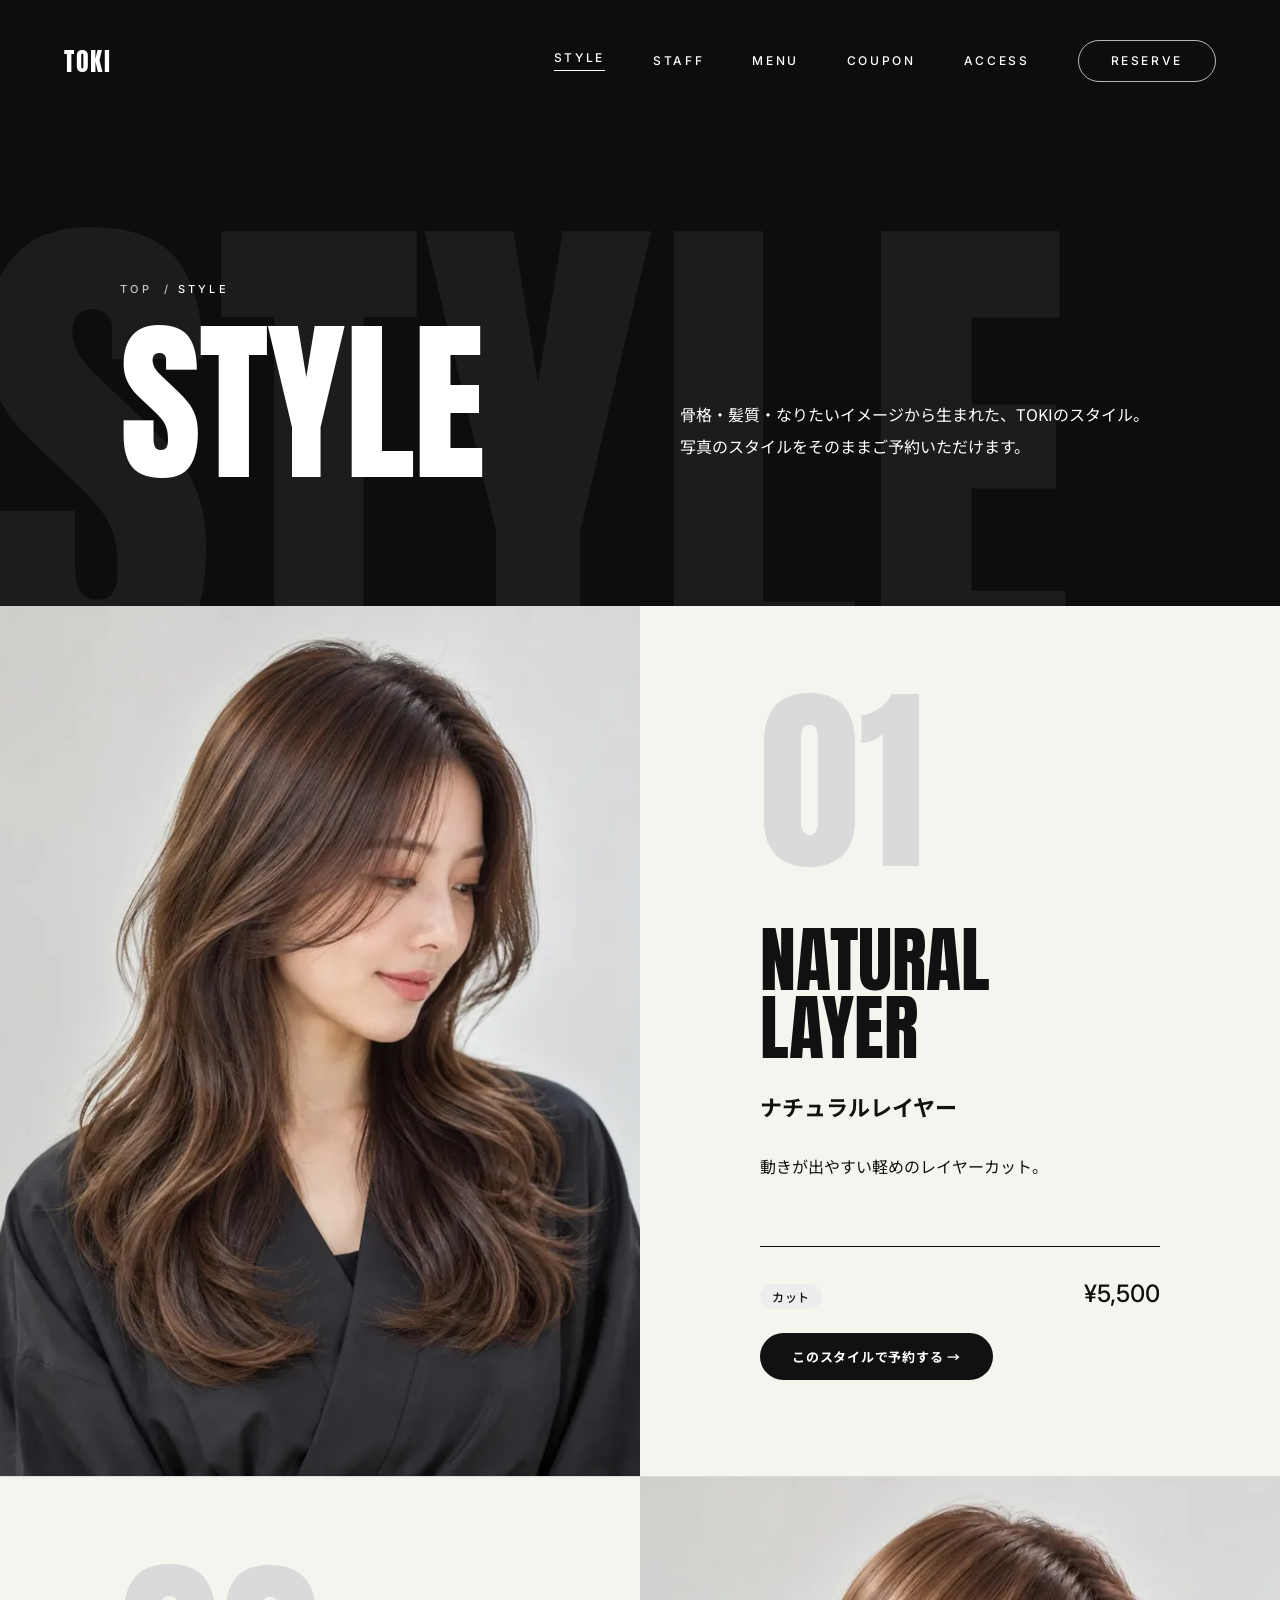
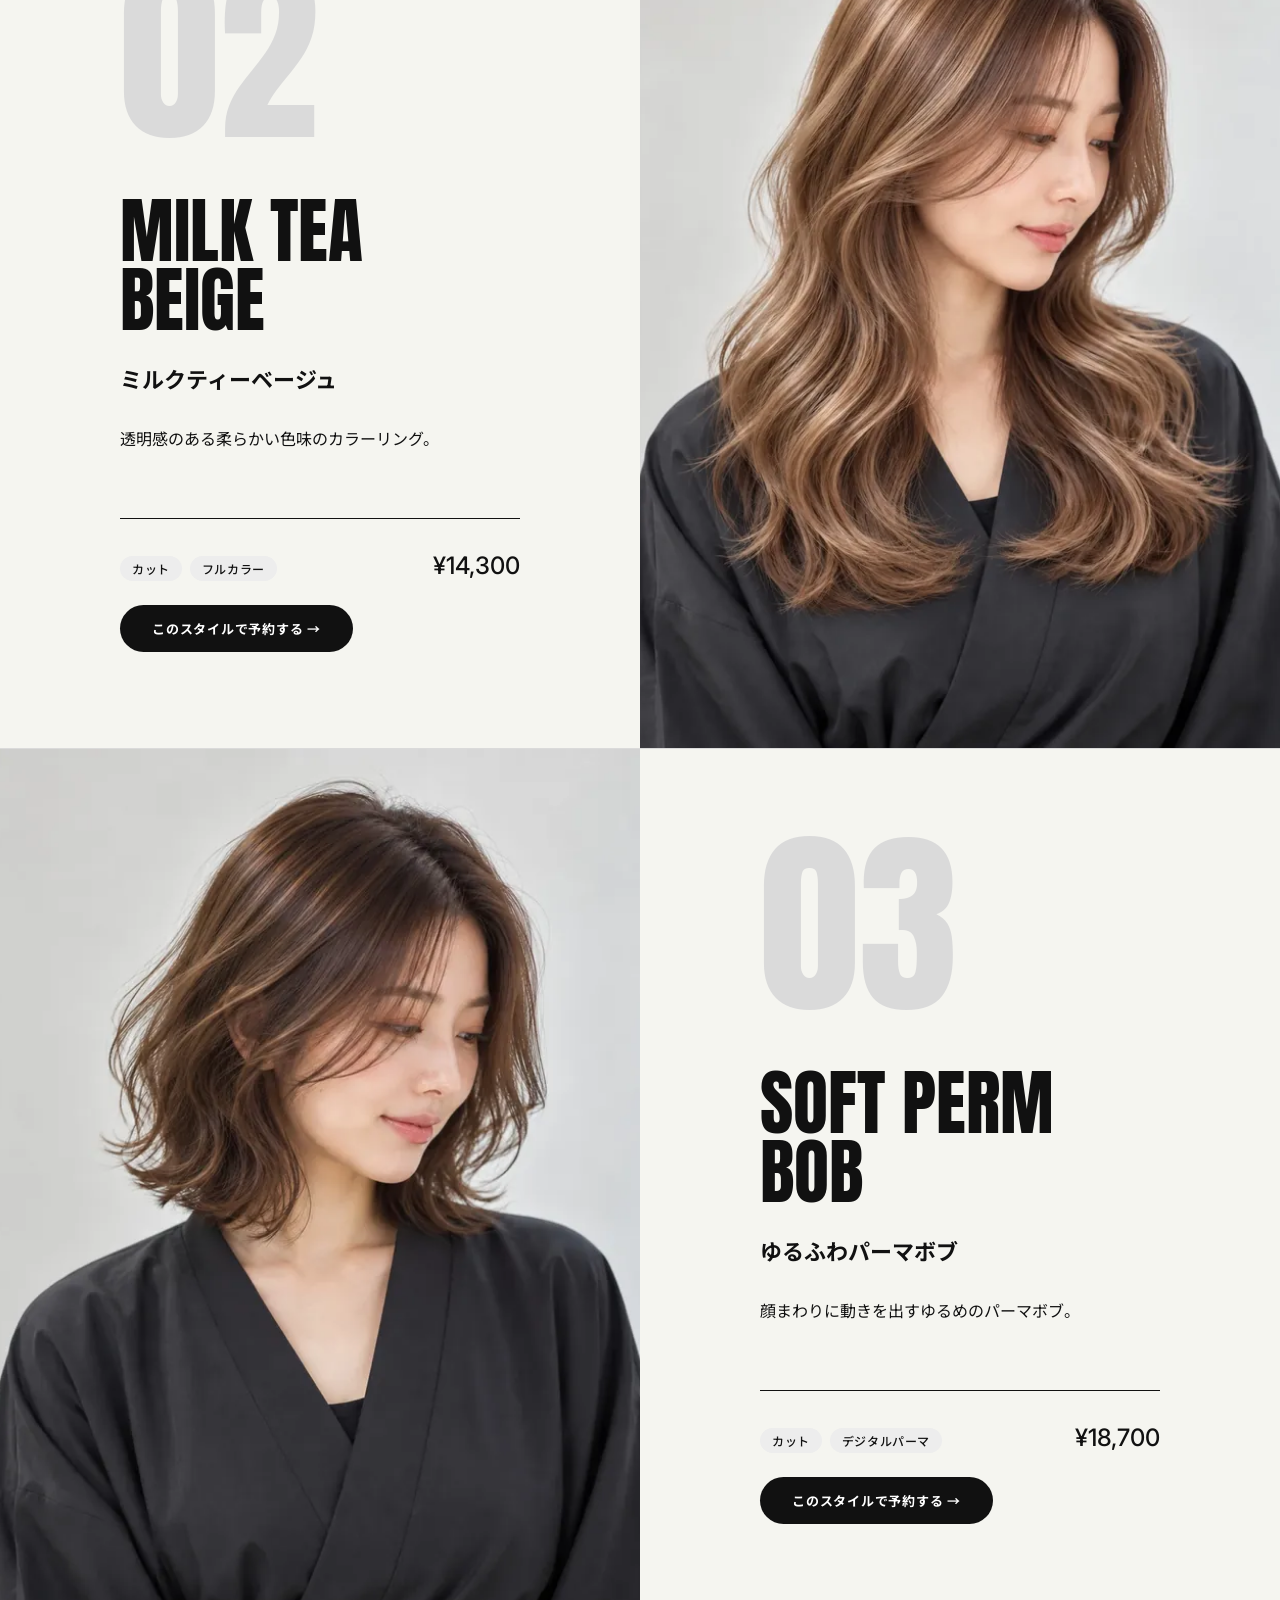
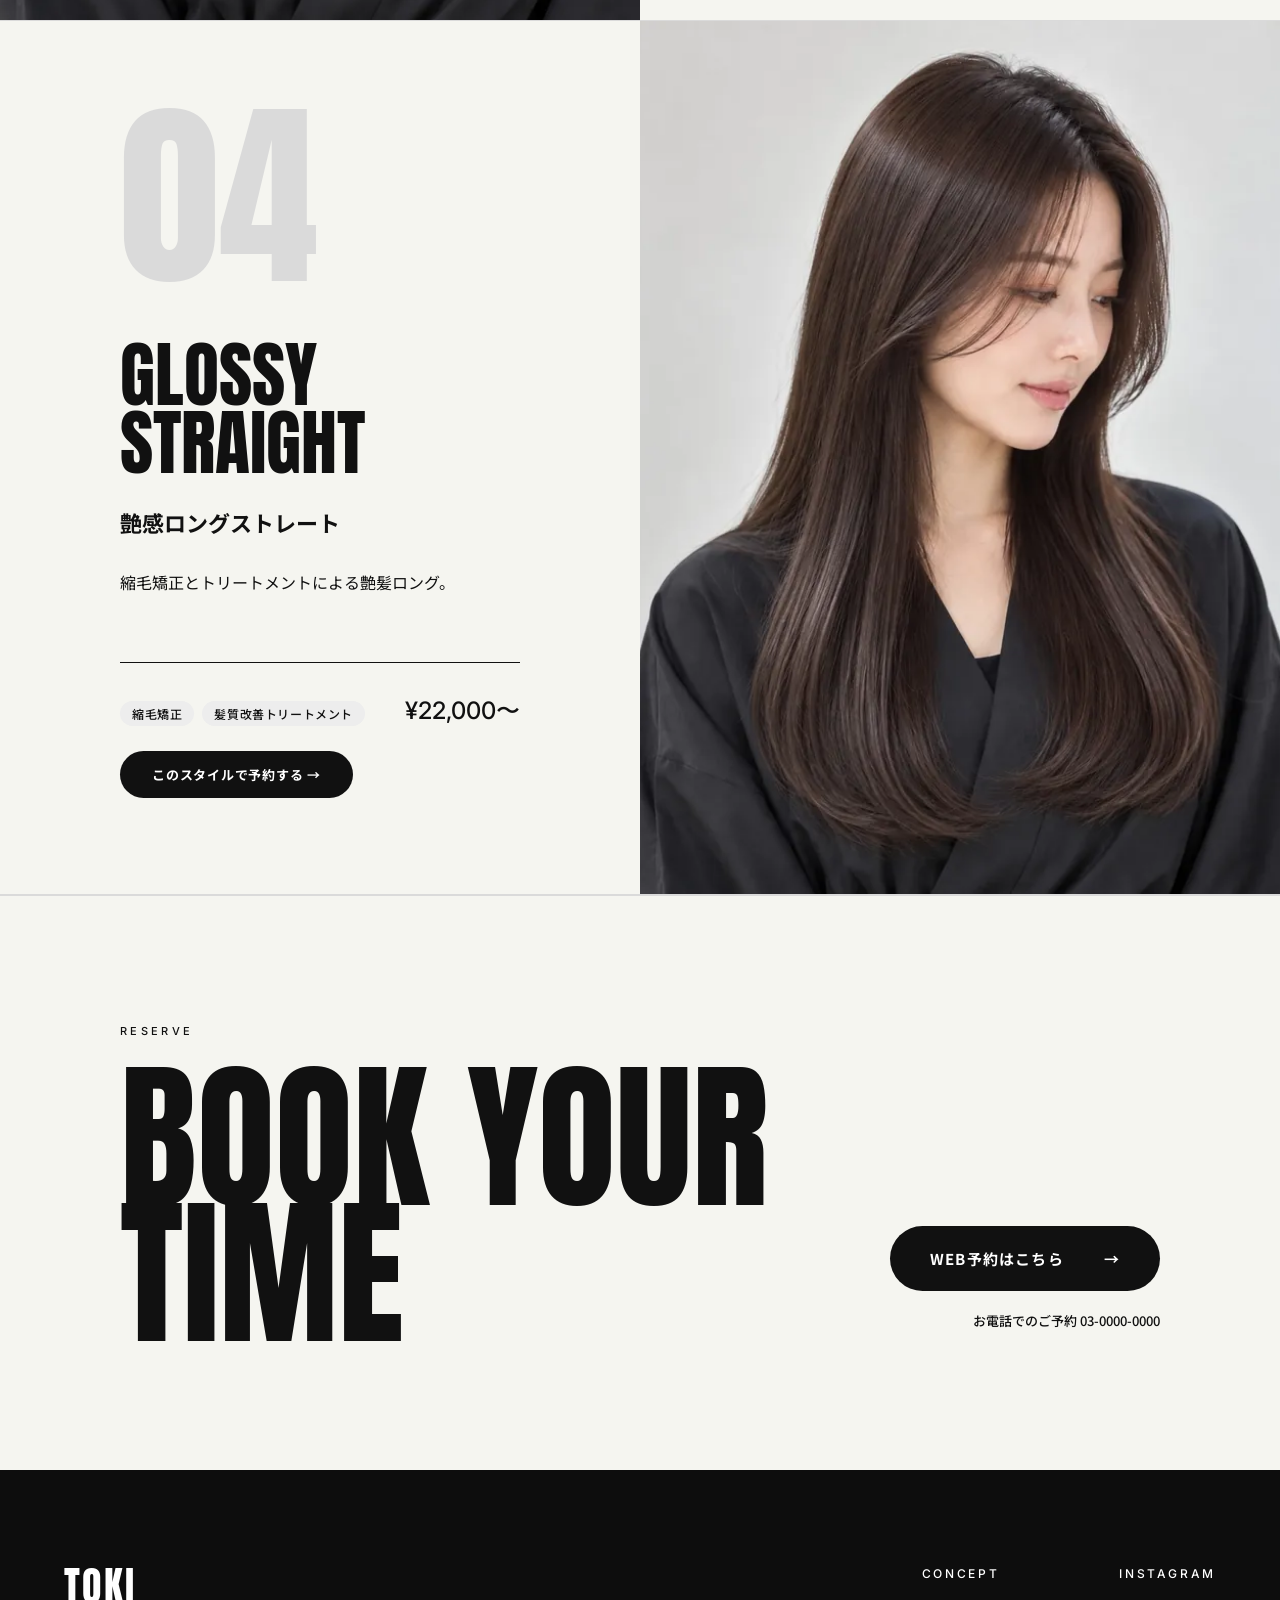
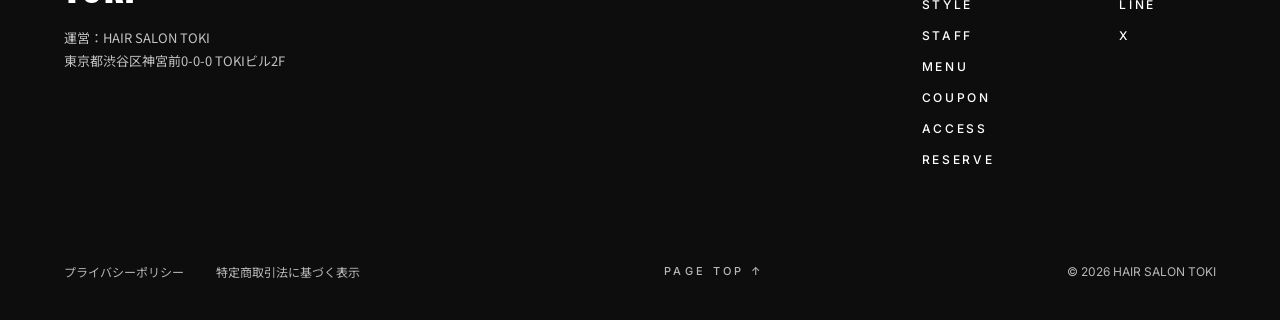
<file: style.html>
<!DOCTYPE html>
<html lang="ja">
<head>
<meta charset="utf-8">
<meta name="viewport" content="width=device-width, initial-scale=1">
<title>ヘアスタイル一覧｜カット・カラー事例 | HAIR SALON TOKI</title>
<meta name="description" content="表参道の美容室HAIR SALON TOKIのヘアスタイル一覧。動きが出やすいナチュラルレイヤー、透明感のあるミルクティーベージュ、顔まわりに動きを出すゆるふわパーマボブ、縮毛矯正とトリートメントによる艶感ロングストレートなど、骨格・髪質に合わせたスタイルを料金とあわせてご紹介します。気になるスタイルはそのままWEB予約できます。">
<meta name="robots" content="index, follow">
<link rel="canonical" href="https://salon-toki.netlify.app/style.html">
<meta property="og:type" content="website">
<meta property="og:url" content="https://salon-toki.netlify.app/style.html">
<meta property="og:site_name" content="HAIR SALON TOKI">
<meta property="og:locale" content="ja_JP">
<meta property="og:title" content="ヘアスタイル一覧｜カット・カラー事例 | HAIR SALON TOKI">
<meta property="og:description" content="表参道の美容室HAIR SALON TOKIのヘアスタイル一覧。動きが出やすいナチュラルレイヤー、透明感のあるミルクティーベージュ、顔まわりに動きを出すゆるふわパーマボブ、縮毛矯正とトリートメントによる艶感ロングストレートなど、骨格・髪質に合わせたスタイルを料金とあわせてご紹介します。気になるスタイルはそのままWEB予約できます。">
<meta property="og:image" content="https://salon-toki.netlify.app/images/ogp.jpg">
<meta property="og:image:width" content="1200">
<meta property="og:image:height" content="630">
<meta name="twitter:card" content="summary_large_image">
<meta name="theme-color" content="#0D0D0D">
<link rel="icon" href="./favicon.ico" sizes="48x48">
<link rel="icon" href="./favicon-32x32.png" type="image/png" sizes="32x32">
<link rel="icon" href="./favicon-16x16.png" type="image/png" sizes="16x16">
<link rel="apple-touch-icon" href="./apple-touch-icon.png">
<link rel="manifest" href="./site.webmanifest">
<link rel="preconnect" href="https://fonts.googleapis.com">
<link rel="preconnect" href="https://fonts.gstatic.com" crossorigin>
<!-- Web fonts load as media="print" so they don't block the first paint; js/nav.js switches them to "all".
     The Noto Sans JP URL is generated by tools/update-font-subset.py (run it after changing Japanese text). -->
<link class="webfonts" rel="stylesheet" href="https://fonts.googleapis.com/css2?family=Anton&amp;family=Inter:wght@400;500;600&amp;display=swap" media="print">
<link class="webfonts webfonts-jp" rel="stylesheet" href="https://fonts.googleapis.com/css2?family=Noto+Sans+JP:wght@400;500;700;900&amp;display=swap&amp;text=%20%21%22%23%24%25%26%27%28%29%2A%2B%2C-.%2F0123456789%3A%3B%3C%3D%3E%3F%40ABCDEFGHIJKLMNOPQRSTUVWXYZ%5B%5C%5D%5E_%60abcdefghijklmnopqrstuvwxyz%7B%7C%7D~%C2%A5%C2%A9%E2%80%94%E2%80%9C%E2%80%9D%E2%86%91%E2%86%92%E2%89%A4%E3%80%81%E3%80%82%E3%80%8C%E3%80%8D%E3%80%9C%E3%81%82%E3%81%84%E3%81%86%E3%81%88%E3%81%8A%E3%81%8B%E3%81%8C%E3%81%8D%E3%81%8F%E3%81%91%E3%81%93%E3%81%94%E3%81%95%E3%81%97%E3%81%98%E3%81%99%E3%81%9B%E3%81%9D%E3%81%9E%E3%81%9F%E3%81%A0%E3%81%A1%E3%81%A3%E3%81%A4%E3%81%A5%E3%81%A6%E3%81%A7%E3%81%A8%E3%81%A9%E3%81%AA%E3%81%AB%E3%81%AE%E3%81%AF%E3%81%B0%E3%81%B2%E3%81%B3%E3%81%B5%E3%81%B8%E3%81%B9%E3%81%BE%E3%81%BF%E3%82%81%E3%82%82%E3%82%84%E3%82%86%E3%82%88%E3%82%89%E3%82%8A%E3%82%8B%E3%82%8C%E3%82%8F%E3%82%92%E3%82%93%E3%82%A2%E3%82%A3%E3%82%A4%E3%82%A6%E3%82%A8%E3%82%AB%E3%82%AD%E3%82%AE%E3%82%AF%E3%82%B0%E3%82%B1%E3%82%B3%E3%82%B5%E3%82%B6%E3%82%B7%E3%82%B8%E3%82%B9%E3%82%BA%E3%82%BB%E3%82%BF%E3%83%80%E3%83%81%E3%83%83%E3%83%84%E3%83%86%E3%83%87%E3%83%88%E3%83%89%E3%83%8A%E3%83%8B%E3%83%8F%E3%83%90%E3%83%91%E3%83%92%E3%83%93%E3%83%95%E3%83%96%E3%83%97%E3%83%98%E3%83%99%E3%83%9A%E3%83%9C%E3%83%9D%E3%83%9E%E3%83%9F%E3%83%A0%E3%83%A1%E3%83%A3%E3%83%A4%E3%83%A5%E3%83%A9%E3%83%AA%E3%83%AB%E3%83%AC%E3%83%AD%E3%83%B3%E3%83%B6%E3%83%BB%E3%83%BC%E4%B8%80%E4%B8%81%E4%B8%89%E4%B8%8A%E4%B8%8B%E4%B8%AD%E4%B9%BE%E4%BA%88%E4%BA%8B%E4%BA%8C%E4%BA%AC%E4%BA%BA%E4%BB%8B%E4%BB%95%E4%BB%96%E4%BB%98%E4%BB%A4%E4%BB%A5%E4%BB%BB%E4%BC%91%E4%BC%9A%E4%BC%9D%E4%BC%BA%E4%BC%BC%E4%BD%8F%E4%BD%90%E4%BD%93%E4%BD%BF%E4%BE%8B%E4%BE%9B%E4%BE%A1%E4%BF%82%E4%BF%9D%E4%BF%A1%E4%BF%AE%E5%80%8B%E5%81%9C%E5%82%99%E5%85%83%E5%85%88%E5%85%A5%E5%85%A8%E5%86%85%E5%86%8D%E5%86%99%E5%87%A6%E5%87%BA%E5%88%86%E5%88%87%E5%88%9D%E5%88%A5%E5%88%A9%E5%88%B6%E5%89%8A%E5%89%8D%E5%89%A4%E5%89%B2%E5%8A%9B%E5%8A%A0%E5%8A%B9%E5%8B%95%E5%8B%99%E5%8C%BA%E5%8C%BF%E5%8F%82%E5%8F%8B%E5%8F%8E%E5%8F%96%E5%8F%97%E5%8F%A3%E5%8F%AF%E5%8F%B6%E5%8F%B7%E5%90%88%E5%90%8C%E5%90%8D%E5%90%91%E5%90%AB%E5%91%B3%E5%95%86%E5%95%8F%E5%96%84%E5%96%B6%E5%9B%9E%E5%9B%B2%E5%9F%BA%E5%A0%B1%E5%A0%B4%E5%A4%89%E5%A4%96%E5%A4%A7%E5%A4%B1%E5%A7%94%E5%AD%90%E5%AD%A6%E5%AE%88%E5%AE%89%E5%AE%9A%E5%AE%9F%E5%AE%A2%E5%AE%A4%E5%AE%AE%E5%AE%B9%E5%AF%84%E5%AF%8C%E5%AF%A7%E5%AF%BE%E5%B0%8E%E5%B0%91%E5%B1%A5%E5%B1%B1%E5%B8%8C%E5%B8%AD%E5%B8%AF%E5%B8%B8%E5%B9%B3%E5%B9%B4%E5%BA%97%E5%BC%95%E5%BD%93%E5%BD%B9%E5%BE%85%E5%BE%8B%E5%BE%8C%E5%BE%92%E5%BE%93%E5%BE%97%E5%BF%85%E5%BF%9C%E6%80%A7%E6%82%A0%E6%82%A9%E6%83%85%E6%83%B3%E6%84%8F%E6%84%9F%E6%85%8B%E6%88%90%E6%88%BB%E6%89%80%E6%89%8B%E6%89%B1%E6%89%BF%E6%8A%8A%E6%8B%85%E6%8C%81%E6%8C%87%E6%8E%A2%E6%8E%AA%E6%8E%B2%E6%8F%90%E6%8F%A1%E6%90%8D%E6%94%B9%E6%95%B0%E6%95%B4%E6%96%99%E6%96%AD%E6%96%B0%E6%96%B9%E6%96%BD%E6%97%A5%E6%98%8E%E6%99%82%E6%99%AE%E6%9A%AE%E6%9B%9C%E6%9B%B4%E6%9B%BF%E6%9C%80%E6%9C%88%E6%9C%89%E6%9C%9B%E6%9C%AB%E6%9C%AC%E6%9D%91%E6%9D%A5%E6%9D%B1%E6%9E%90%E6%9F%93%E6%9F%94%E6%A0%B9%E6%A0%BC%E6%A1%88%E6%A4%9C%E6%A5%AD%E6%A5%B5%E6%A7%98%E6%A9%8B%E6%AC%84%E6%AC%A1%E6%AD%A2%E6%AD%A3%E6%AD%A9%E6%AD%B4%E6%AE%B5%E6%AF%80%E6%AF%8E%E6%AF%9B%E6%B0%B4%E6%B1%82%E6%B1%BA%E6%B3%81%E6%B3%95%E6%B4%BB%E6%B5%81%E6%B8%8B%E6%BB%85%E6%BC%8F%E7%81%AB%E7%82%B9%E7%84%A1%E7%89%B9%E7%8A%B6%E7%8F%BE%E7%90%86%E7%94%9F%E7%94%A8%E7%94%B0%E7%95%AA%E7%99%BA%E7%9A%84%E7%9A%AE%E7%9B%A3%E7%9B%AE%E7%9B%B4%E7%9C%9F%E7%9D%80%E7%9D%A3%E7%9E%B3%E7%9F%A5%E7%9F%AF%E7%A2%BA%E7%A4%BA%E7%A4%BE%E7%A5%9E%E7%A7%81%E7%A8%8E%E7%A9%BA%E7%AA%93%E7%AB%8B%E7%AC%AC%E7%AE%A1%E7%AF%84%E7%B4%84%E7%B4%B9%E7%B5%82%E7%B5%9E%E7%B5%A1%E7%B7%92%E7%B8%AE%E7%BD%AE%E7%BE%8E%E8%80%83%E8%80%85%E8%82%8C%E8%83%BD%E8%88%97%E8%89%AF%E8%89%B2%E8%89%B6%E8%8A%B1%E8%90%BD%E8%93%AE%E8%96%AC%E8%97%A4%E8%A1%8C%E8%A1%93%E8%A1%A8%E8%A3%9C%E8%A6%81%E8%A6%8B%E8%A6%8F%E8%A6%A7%E8%A7%A3%E8%A8%82%E8%A8%8E%E8%A8%97%E8%A8%98%E8%A8%AD%E8%A8%BA%E8%A8%BC%E8%A9%B1%E8%AA%8D%E8%AA%BF%E8%AB%8B%E8%AC%9B%E8%AD%98%E8%AD%B7%E8%B0%B7%E8%B1%8A%E8%B2%AC%E8%B3%AA%E8%BB%BD%E8%BC%89%E8%BE%BC%E8%BF%BD%E9%80%81%E9%80%8F%E9%80%9A%E9%80%9F%E9%80%A3%E9%80%B1%E9%81%8B%E9%81%8E%E9%81%93%E9%81%94%E9%81%A9%E9%81%B5%E9%83%A8%E9%83%BD%E9%87%91%E9%8C%B2%E9%95%B7%E9%96%8B%E9%96%93%E9%96%A2%E9%98%B2%E9%99%90%E9%99%A4%E9%9A%8E%E9%9B%86%E9%9B%BB%E9%A0%88%E9%A0%AD%E9%A1%94%E9%A7%85%E9%AA%A8%E9%AB%98%E9%AB%AA%EF%BC%88%EF%BC%89%EF%BC%8B%EF%BC%9A%EF%BD%9C" media="print">
<noscript><link rel="stylesheet" href="https://fonts.googleapis.com/css2?family=Anton&amp;family=Inter:wght@400;500;600&amp;display=swap"><link rel="stylesheet" href="https://fonts.googleapis.com/css2?family=Noto+Sans+JP:wght@400;500;700;900&amp;display=swap&amp;text=%20%21%22%23%24%25%26%27%28%29%2A%2B%2C-.%2F0123456789%3A%3B%3C%3D%3E%3F%40ABCDEFGHIJKLMNOPQRSTUVWXYZ%5B%5C%5D%5E_%60abcdefghijklmnopqrstuvwxyz%7B%7C%7D~%C2%A5%C2%A9%E2%80%94%E2%80%9C%E2%80%9D%E2%86%91%E2%86%92%E2%89%A4%E3%80%81%E3%80%82%E3%80%8C%E3%80%8D%E3%80%9C%E3%81%82%E3%81%84%E3%81%86%E3%81%88%E3%81%8A%E3%81%8B%E3%81%8C%E3%81%8D%E3%81%8F%E3%81%91%E3%81%93%E3%81%94%E3%81%95%E3%81%97%E3%81%98%E3%81%99%E3%81%9B%E3%81%9D%E3%81%9E%E3%81%9F%E3%81%A0%E3%81%A1%E3%81%A3%E3%81%A4%E3%81%A5%E3%81%A6%E3%81%A7%E3%81%A8%E3%81%A9%E3%81%AA%E3%81%AB%E3%81%AE%E3%81%AF%E3%81%B0%E3%81%B2%E3%81%B3%E3%81%B5%E3%81%B8%E3%81%B9%E3%81%BE%E3%81%BF%E3%82%81%E3%82%82%E3%82%84%E3%82%86%E3%82%88%E3%82%89%E3%82%8A%E3%82%8B%E3%82%8C%E3%82%8F%E3%82%92%E3%82%93%E3%82%A2%E3%82%A3%E3%82%A4%E3%82%A6%E3%82%A8%E3%82%AB%E3%82%AD%E3%82%AE%E3%82%AF%E3%82%B0%E3%82%B1%E3%82%B3%E3%82%B5%E3%82%B6%E3%82%B7%E3%82%B8%E3%82%B9%E3%82%BA%E3%82%BB%E3%82%BF%E3%83%80%E3%83%81%E3%83%83%E3%83%84%E3%83%86%E3%83%87%E3%83%88%E3%83%89%E3%83%8A%E3%83%8B%E3%83%8F%E3%83%90%E3%83%91%E3%83%92%E3%83%93%E3%83%95%E3%83%96%E3%83%97%E3%83%98%E3%83%99%E3%83%9A%E3%83%9C%E3%83%9D%E3%83%9E%E3%83%9F%E3%83%A0%E3%83%A1%E3%83%A3%E3%83%A4%E3%83%A5%E3%83%A9%E3%83%AA%E3%83%AB%E3%83%AC%E3%83%AD%E3%83%B3%E3%83%B6%E3%83%BB%E3%83%BC%E4%B8%80%E4%B8%81%E4%B8%89%E4%B8%8A%E4%B8%8B%E4%B8%AD%E4%B9%BE%E4%BA%88%E4%BA%8B%E4%BA%8C%E4%BA%AC%E4%BA%BA%E4%BB%8B%E4%BB%95%E4%BB%96%E4%BB%98%E4%BB%A4%E4%BB%A5%E4%BB%BB%E4%BC%91%E4%BC%9A%E4%BC%9D%E4%BC%BA%E4%BC%BC%E4%BD%8F%E4%BD%90%E4%BD%93%E4%BD%BF%E4%BE%8B%E4%BE%9B%E4%BE%A1%E4%BF%82%E4%BF%9D%E4%BF%A1%E4%BF%AE%E5%80%8B%E5%81%9C%E5%82%99%E5%85%83%E5%85%88%E5%85%A5%E5%85%A8%E5%86%85%E5%86%8D%E5%86%99%E5%87%A6%E5%87%BA%E5%88%86%E5%88%87%E5%88%9D%E5%88%A5%E5%88%A9%E5%88%B6%E5%89%8A%E5%89%8D%E5%89%A4%E5%89%B2%E5%8A%9B%E5%8A%A0%E5%8A%B9%E5%8B%95%E5%8B%99%E5%8C%BA%E5%8C%BF%E5%8F%82%E5%8F%8B%E5%8F%8E%E5%8F%96%E5%8F%97%E5%8F%A3%E5%8F%AF%E5%8F%B6%E5%8F%B7%E5%90%88%E5%90%8C%E5%90%8D%E5%90%91%E5%90%AB%E5%91%B3%E5%95%86%E5%95%8F%E5%96%84%E5%96%B6%E5%9B%9E%E5%9B%B2%E5%9F%BA%E5%A0%B1%E5%A0%B4%E5%A4%89%E5%A4%96%E5%A4%A7%E5%A4%B1%E5%A7%94%E5%AD%90%E5%AD%A6%E5%AE%88%E5%AE%89%E5%AE%9A%E5%AE%9F%E5%AE%A2%E5%AE%A4%E5%AE%AE%E5%AE%B9%E5%AF%84%E5%AF%8C%E5%AF%A7%E5%AF%BE%E5%B0%8E%E5%B0%91%E5%B1%A5%E5%B1%B1%E5%B8%8C%E5%B8%AD%E5%B8%AF%E5%B8%B8%E5%B9%B3%E5%B9%B4%E5%BA%97%E5%BC%95%E5%BD%93%E5%BD%B9%E5%BE%85%E5%BE%8B%E5%BE%8C%E5%BE%92%E5%BE%93%E5%BE%97%E5%BF%85%E5%BF%9C%E6%80%A7%E6%82%A0%E6%82%A9%E6%83%85%E6%83%B3%E6%84%8F%E6%84%9F%E6%85%8B%E6%88%90%E6%88%BB%E6%89%80%E6%89%8B%E6%89%B1%E6%89%BF%E6%8A%8A%E6%8B%85%E6%8C%81%E6%8C%87%E6%8E%A2%E6%8E%AA%E6%8E%B2%E6%8F%90%E6%8F%A1%E6%90%8D%E6%94%B9%E6%95%B0%E6%95%B4%E6%96%99%E6%96%AD%E6%96%B0%E6%96%B9%E6%96%BD%E6%97%A5%E6%98%8E%E6%99%82%E6%99%AE%E6%9A%AE%E6%9B%9C%E6%9B%B4%E6%9B%BF%E6%9C%80%E6%9C%88%E6%9C%89%E6%9C%9B%E6%9C%AB%E6%9C%AC%E6%9D%91%E6%9D%A5%E6%9D%B1%E6%9E%90%E6%9F%93%E6%9F%94%E6%A0%B9%E6%A0%BC%E6%A1%88%E6%A4%9C%E6%A5%AD%E6%A5%B5%E6%A7%98%E6%A9%8B%E6%AC%84%E6%AC%A1%E6%AD%A2%E6%AD%A3%E6%AD%A9%E6%AD%B4%E6%AE%B5%E6%AF%80%E6%AF%8E%E6%AF%9B%E6%B0%B4%E6%B1%82%E6%B1%BA%E6%B3%81%E6%B3%95%E6%B4%BB%E6%B5%81%E6%B8%8B%E6%BB%85%E6%BC%8F%E7%81%AB%E7%82%B9%E7%84%A1%E7%89%B9%E7%8A%B6%E7%8F%BE%E7%90%86%E7%94%9F%E7%94%A8%E7%94%B0%E7%95%AA%E7%99%BA%E7%9A%84%E7%9A%AE%E7%9B%A3%E7%9B%AE%E7%9B%B4%E7%9C%9F%E7%9D%80%E7%9D%A3%E7%9E%B3%E7%9F%A5%E7%9F%AF%E7%A2%BA%E7%A4%BA%E7%A4%BE%E7%A5%9E%E7%A7%81%E7%A8%8E%E7%A9%BA%E7%AA%93%E7%AB%8B%E7%AC%AC%E7%AE%A1%E7%AF%84%E7%B4%84%E7%B4%B9%E7%B5%82%E7%B5%9E%E7%B5%A1%E7%B7%92%E7%B8%AE%E7%BD%AE%E7%BE%8E%E8%80%83%E8%80%85%E8%82%8C%E8%83%BD%E8%88%97%E8%89%AF%E8%89%B2%E8%89%B6%E8%8A%B1%E8%90%BD%E8%93%AE%E8%96%AC%E8%97%A4%E8%A1%8C%E8%A1%93%E8%A1%A8%E8%A3%9C%E8%A6%81%E8%A6%8B%E8%A6%8F%E8%A6%A7%E8%A7%A3%E8%A8%82%E8%A8%8E%E8%A8%97%E8%A8%98%E8%A8%AD%E8%A8%BA%E8%A8%BC%E8%A9%B1%E8%AA%8D%E8%AA%BF%E8%AB%8B%E8%AC%9B%E8%AD%98%E8%AD%B7%E8%B0%B7%E8%B1%8A%E8%B2%AC%E8%B3%AA%E8%BB%BD%E8%BC%89%E8%BE%BC%E8%BF%BD%E9%80%81%E9%80%8F%E9%80%9A%E9%80%9F%E9%80%A3%E9%80%B1%E9%81%8B%E9%81%8E%E9%81%93%E9%81%94%E9%81%A9%E9%81%B5%E9%83%A8%E9%83%BD%E9%87%91%E9%8C%B2%E9%95%B7%E9%96%8B%E9%96%93%E9%96%A2%E9%98%B2%E9%99%90%E9%99%A4%E9%9A%8E%E9%9B%86%E9%9B%BB%E9%A0%88%E9%A0%AD%E9%A1%94%E9%A7%85%E9%AA%A8%E9%AB%98%E9%AB%AA%EF%BC%88%EF%BC%89%EF%BC%8B%EF%BC%9A%EF%BD%9C"></noscript>
<link rel="stylesheet" href="./css/style.css">
<script type="application/ld+json">
{
  "@context": "https://schema.org",
  "@graph": [
    {
      "@type": "HairSalon",
      "@id": "https://salon-toki.netlify.app/#salon",
      "name": "HAIR SALON TOKI",
      "url": "https://salon-toki.netlify.app/",
      "image": "https://salon-toki.netlify.app/images/ogp.jpg",
      "logo": "https://salon-toki.netlify.app/icon-512.png",
      "description": "骨格・髪質・ライフスタイルに合わせた似合わせカットとカラーが得意な、表参道の少人数制プライベートサロン。",
      "telephone": "03-0000-0000",
      "priceRange": "¥1,100〜",
      "address": {
        "@type": "PostalAddress",
        "addressCountry": "JP",
        "addressRegion": "東京都",
        "addressLocality": "渋谷区",
        "streetAddress": "神宮前0-0-0 TOKIビル2F"
      },
      "openingHoursSpecification": [
        {
          "@type": "OpeningHoursSpecification",
          "dayOfWeek": [
            "Monday",
            "Wednesday",
            "Thursday",
            "Friday",
            "Saturday",
            "Sunday"
          ],
          "opens": "10:00",
          "closes": "19:00"
        }
      ]
    },
    {
      "@type": "BreadcrumbList",
      "itemListElement": [
        {
          "@type": "ListItem",
          "position": 1,
          "name": "TOP",
          "item": "https://salon-toki.netlify.app/"
        },
        {
          "@type": "ListItem",
          "position": 2,
          "name": "STYLE",
          "item": "https://salon-toki.netlify.app/style.html"
        }
      ]
    }
  ]
}
</script>
</head>
<body>
<div class="page">

  <section id="top" class="page-hero">
    <header class="site-header">
      <a href="index.html" class="site-header__logo">TOKI</a>
      <div class="site-header__actions">
        <a href="reserve.html" class="site-header__reserve">RESERVE</a>
        <button type="button" class="site-header__menu" aria-controls="site-nav" aria-expanded="false">MENU</button>
      </div>
      <nav id="site-nav" class="site-header__nav" aria-label="メインメニュー">
        <a href="style.html" aria-current="page">STYLE</a>
        <a href="staff.html">STAFF</a>
        <a href="menu.html">MENU</a>
        <a href="menu.html#coupon">COUPON</a>
        <a href="access.html">ACCESS</a>
        <a href="reserve.html" class="btn-outline">RESERVE</a>
      </nav>
    </header>
    <div class="page-hero__watermark" aria-hidden="true">STYLE</div>
    <div class="page-hero__inner">
      <div class="page-hero__heading">
        <nav class="breadcrumb eyebrow" aria-label="パンくずリスト">
          <ol>
            <li><a href="index.html">TOP</a></li>
            <li aria-hidden="true">/</li>
            <li aria-current="page">STYLE</li>
          </ol>
        </nav>
        <h1 class="page-hero__title">STYLE</h1>
      </div>
      <p class="page-hero__lead">骨格・髪質・なりたいイメージから生まれた、TOKIのスタイル。写真のスタイルをそのままご予約いただけます。</p>
    </div>
  </section>

  <main class="light">
    <article id="style-01" class="style-item">
      <figure class="style-item__photo"><img src="./images/style-01.webp" srcset="./images/style-01-640.webp 640w, ./images/style-01.webp 1086w" sizes="(max-width: 639px) 100vw, 50vw" alt="ナチュラルレイヤーのヘアスタイル" width="1086" height="1448"></figure>
      <div class="style-item__body">
        <div class="style-item__no" aria-hidden="true">01</div>
        <div class="style-item__text">
          <h2 class="style-item__names">
            <span class="style-item__name-en" lang="en">NATURAL LAYER</span>
            <span class="style-item__name-ja">ナチュラルレイヤー</span>
          </h2>
          <p class="style-item__desc">動きが出やすい軽めのレイヤーカット。</p>
        </div>
        <div class="style-item__order">
          <div class="style-item__price-row">
            <ul class="tags" aria-label="使用メニュー"><li class="chip">カット</li></ul>
            <span class="price">¥5,500</span>
          </div>
          <a href="reserve.html" class="btn-dark">このスタイルで予約する →</a>
        </div>
      </div>
    </article>

    <article id="style-02" class="style-item">
      <figure class="style-item__photo"><img src="./images/style-02.webp" srcset="./images/style-02-640.webp 640w, ./images/style-02.webp 1086w" sizes="(max-width: 639px) 100vw, 50vw" alt="ミルクティーベージュカラーの仕上がり" width="1086" height="1448" loading="lazy"></figure>
      <div class="style-item__body">
        <div class="style-item__no" aria-hidden="true">02</div>
        <div class="style-item__text">
          <h2 class="style-item__names">
            <span class="style-item__name-en" lang="en">MILK TEA BEIGE</span>
            <span class="style-item__name-ja">ミルクティーベージュ</span>
          </h2>
          <p class="style-item__desc">透明感のある柔らかい色味のカラーリング。</p>
        </div>
        <div class="style-item__order">
          <div class="style-item__price-row">
            <ul class="tags" aria-label="使用メニュー"><li class="chip">カット</li><li class="chip">フルカラー</li></ul>
            <span class="price">¥14,300</span>
          </div>
          <a href="reserve.html" class="btn-dark">このスタイルで予約する →</a>
        </div>
      </div>
    </article>

    <article id="style-03" class="style-item">
      <figure class="style-item__photo"><img src="./images/style-03.webp" srcset="./images/style-03-640.webp 640w, ./images/style-03.webp 1086w" sizes="(max-width: 639px) 100vw, 50vw" alt="ゆるふわパーマボブのスタイル" width="1086" height="1448" loading="lazy"></figure>
      <div class="style-item__body">
        <div class="style-item__no" aria-hidden="true">03</div>
        <div class="style-item__text">
          <h2 class="style-item__names">
            <span class="style-item__name-en" lang="en">SOFT PERM BOB</span>
            <span class="style-item__name-ja">ゆるふわパーマボブ</span>
          </h2>
          <p class="style-item__desc">顔まわりに動きを出すゆるめのパーマボブ。</p>
        </div>
        <div class="style-item__order">
          <div class="style-item__price-row">
            <ul class="tags" aria-label="使用メニュー"><li class="chip">カット</li><li class="chip">デジタルパーマ</li></ul>
            <span class="price">¥18,700</span>
          </div>
          <a href="reserve.html" class="btn-dark">このスタイルで予約する →</a>
        </div>
      </div>
    </article>

    <article id="style-04" class="style-item">
      <figure class="style-item__photo"><img src="./images/style-04.webp" srcset="./images/style-04-640.webp 640w, ./images/style-04.webp 1086w" sizes="(max-width: 639px) 100vw, 50vw" alt="艶感のあるロングストレート" width="1086" height="1448" loading="lazy"></figure>
      <div class="style-item__body">
        <div class="style-item__no" aria-hidden="true">04</div>
        <div class="style-item__text">
          <h2 class="style-item__names">
            <span class="style-item__name-en" lang="en">GLOSSY STRAIGHT</span>
            <span class="style-item__name-ja">艶感ロングストレート</span>
          </h2>
          <p class="style-item__desc">縮毛矯正とトリートメントによる艶髪ロング。</p>
        </div>
        <div class="style-item__order">
          <div class="style-item__price-row">
            <ul class="tags" aria-label="使用メニュー"><li class="chip">縮毛矯正</li><li class="chip">髪質改善トリートメント</li></ul>
            <span class="price">¥22,000〜</span>
          </div>
          <a href="reserve.html" class="btn-dark">このスタイルで予約する →</a>
        </div>
      </div>
    </article>
  </main>

  <section class="cta-band" aria-labelledby="cta-title">
    <div class="cta-band__heading">
      <div class="eyebrow">RESERVE</div>
      <h2 id="cta-title" class="cta-band__title">BOOK YOUR TIME</h2>
    </div>
    <div class="cta-band__actions">
      <a href="reserve.html" class="btn-solid">WEB予約はこちら<span aria-hidden="true">→</span></a>
      <a href="tel:03-0000-0000" class="cta-band__tel">お電話でのご予約 03-0000-0000</a>
    </div>
  </section>

  <footer class="site-footer">
    <div class="site-footer__top">
      <div class="site-footer__brand">
        <a href="index.html" class="site-footer__logo">TOKI</a>
        <address class="site-footer__address">運営：HAIR SALON TOKI<br>東京都渋谷区神宮前0-0-0 TOKIビル2F</address>
      </div>
      <nav class="site-footer__nav" aria-label="フッターメニュー">
        <a href="concept.html">CONCEPT</a>
        <a href="style.html">STYLE</a>
        <a href="staff.html">STAFF</a>
        <a href="menu.html">MENU</a>
        <a href="menu.html#coupon">COUPON</a>
        <a href="access.html">ACCESS</a>
        <a href="reserve.html">RESERVE</a>
      </nav>
      <!-- TODO: SNS の URL は仮（_sample）。確定したら7ページすべて差し替える -->
      <nav class="site-footer__nav" aria-label="SNS">
        <a href="https://www.instagram.com/hairsalon_toki_sample/" target="_blank" rel="noopener noreferrer" lang="en">INSTAGRAM<span class="visually-hidden" lang="ja">（新しいタブで開きます）</span></a>
        <a href="https://line.me/R/ti/p/@hairsalon_toki_sample" target="_blank" rel="noopener noreferrer" lang="en">LINE<span class="visually-hidden" lang="ja">（新しいタブで開きます）</span></a>
        <a href="https://x.com/hairsalon_toki_sample" target="_blank" rel="noopener noreferrer" lang="en">X<span class="visually-hidden" lang="ja">（新しいタブで開きます）</span></a>
      </nav>
    </div>
    <div class="site-footer__bottom">
      <div class="site-footer__legal">
        <a href="privacy-policy.html">プライバシーポリシー</a>
        <a href="law.html">特定商取引法に基づく表示</a>
      </div>
      <a href="#top" class="eyebrow">PAGE TOP ↑</a>
      <small class="site-footer__copy">© 2026 HAIR SALON TOKI</small>
    </div>
  </footer>

</div>
<script src="./js/nav.js" defer></script>
<script src="./js/track.js" defer></script>
</body>
</html>
</file>
<file: css/style.css>
/* HAIR SALON TOKI — shared styles */

:root {
  --c-bg: #0D0D0D;
  --c-surface: #171717;
  --c-light: #F5F5F0;
  --c-ink: #111;
  --c-accent: #E8432E;
  --c-chip: #EDEDED;
  --c-line-light: #DADADA;
  --c-muted: rgba(255, 255, 255, .75);
  --c-line: rgba(255, 255, 255, .2);

  /* Fallbacks follow DESIGN.md §3 (also used for characters outside the Noto Sans JP subset) */
  --f-display: "Anton", "Oswald", sans-serif;
  --f-latin: "Inter", system-ui, -apple-system, sans-serif;
  --f-jp: "Noto Sans JP", "Hiragino Sans", sans-serif;

  /* How far the viewport is below the 1440px design width (0 at ≥1440px).
     Used to scale oversized display type down on narrow desktops (1024–1439px);
     tablet and mobile set explicit sizes in the responsive section at the end. */
  --shrink: max(0px, 1440px - 100vw);

  /* Horizontal page padding. Overridden per breakpoint at the end of this file. */
  --gutter: 120px;
}

html { scroll-behavior: smooth; }
body {
  margin: 0;
  background: var(--c-bg);
  font-family: "Inter", "Noto Sans JP", "Hiragino Sans", sans-serif;
  -webkit-font-smoothing: antialiased;
}
a { color: inherit; text-decoration: none; }
a:hover { color: var(--c-accent); }
input, select, textarea { font: inherit; color: inherit; }
::placeholder { color: #6E6E6E; }
h1, h2, h3, p { margin: 0; }

.page {
  width: 100%;
  background: var(--c-bg);
  color: #fff;
}

/* Label (small tracked caps) */
.eyebrow {
  font: 500 11px var(--f-latin);
  letter-spacing: .3em;
}

/* Pill buttons */
.btn-outline {
  padding: 14px 32px;
  border: 1px solid rgba(255, 255, 255, .7);
  border-radius: 999px;
  transition: all .2s;
}
.btn-outline:hover {
  background: #fff;
  color: var(--c-ink);
  transform: translateY(-1px);
}

/* Header */
.site-header {
  position: relative;
  z-index: 2;
  display: flex;
  align-items: center;
  justify-content: space-between;
  padding: 40px 64px;
}
.site-header__logo {
  font: 400 26px/1 var(--f-display);
  letter-spacing: .06em;
}
.site-header__nav {
  display: flex;
  align-items: center;
  gap: 48px;
  font: 500 12px/1 var(--f-latin);
  letter-spacing: .22em;
}
.site-header__nav a[aria-current="page"] {
  padding-bottom: 6px;
  border-bottom: 1px solid #fff;
}
/* RESERVE pill + MENU button, shown below 1024px only */
.site-header__actions { display: none; }

/* Lower-page hero */
.page-hero {
  position: relative;
  overflow: hidden;
  padding: 0 0 128px;
}
.page-hero__watermark {
  position: absolute;
  left: -24px;
  bottom: -60px;
  font: 400 520px/.8 var(--f-display);
  color: #fff;
  opacity: .06;
  white-space: nowrap;
  pointer-events: none;
}
.page-hero__inner {
  position: relative;
  display: grid;
  grid-template-columns: 1fr minmax(280px, 480px);
  gap: 96px;
  align-items: end;
  padding: 160px 120px 0;
}
.page-hero__heading {
  display: flex;
  flex-direction: column;
  gap: 32px;
}
.breadcrumb {
  display: flex;
  gap: 12px;
  color: var(--c-muted);
}
.breadcrumb ol {
  display: contents;
  list-style: none;
}
.breadcrumb li { display: contents; }
.breadcrumb [aria-current="page"] { color: #fff; }
.page-hero__title {
  font: 400 calc(200px - var(--shrink) * .15)/.85 var(--f-display);
  letter-spacing: -.01em;
}
.page-hero__lead {
  padding-bottom: 16px;
  font: 400 16px/2 var(--f-jp);
  text-wrap: pretty;
}
.page-hero__aside {
  display: flex;
  flex-direction: column;
  gap: 24px;
  padding-bottom: 16px;
}
.page-hero__aside .page-hero__lead { padding-bottom: 0; }
.page-hero__note {
  font: 400 13px var(--f-jp);
  color: rgba(255, 255, 255, .7);
}
.page-hero--compact { padding-bottom: 96px; }
/* Longer words (CONCEPT / RESERVE) use a smaller watermark */
.page-hero__watermark--sm { font-size: 400px; }

/* Current page shown as a filled RESERVE button */
.site-header__nav .btn-outline[aria-current="page"] {
  padding-bottom: 14px;
  border-bottom: 1px solid rgba(255, 255, 255, .7);
  background: #fff;
  color: var(--c-ink);
}

/* Small solid pill on light sections */
.btn-dark {
  align-self: flex-start;
  padding: 14px 32px;
  background: var(--c-ink);
  color: #fff;
  border-radius: 999px;
  font: 700 13px var(--f-jp);
  letter-spacing: .06em;
  transition: all .2s;
}
.btn-dark:hover {
  background: #000;
  color: #fff;
  transform: translateY(-1px);
}
.btn-line {
  padding: 14px 32px;
  border: 1px solid currentColor;
  border-radius: 999px;
  font: 700 13px var(--f-jp);
  letter-spacing: .06em;
  transition: all .2s;
}
.btn-line:hover { transform: translateY(-1px); }

/* Section heading (label + big display word) */
.section-heading {
  display: flex;
  flex-direction: column;
  gap: 16px;
  margin: 0;
  font-weight: inherit;
}
.section-heading__title { font: 400 72px/.9 var(--f-display); }
.section-heading__title--xl { font: 400 120px/.9 var(--f-display); }

.light {
  background: var(--c-light);
  color: var(--c-ink);
}

/* Staff list */
.staff-list {
  display: flex;
  flex-direction: column;
  padding: 0 120px 160px;
}
.staff {
  display: grid;
  grid-template-columns: 520px 1fr;
  gap: 96px;
  align-items: end;
  padding: 96px 0;
  border-top: 1px solid var(--c-line);
}
.staff__photo {
  margin: 0;
  aspect-ratio: 4 / 5;
  overflow: hidden;
  background: var(--c-surface);
  border-radius: 4px;
}
.staff__photo img {
  display: block;
  width: 100%;
  height: 100%;
  object-fit: cover;
  object-position: center top;
}
.staff__body {
  display: flex;
  flex-direction: column;
  gap: 40px;
  padding-bottom: 16px;
}
.staff__meta { color: var(--c-muted); }
.staff__names {
  display: flex;
  flex-direction: column;
  gap: 20px;
  margin: 0;
  font-weight: inherit;
}
.staff__name-en { font: 400 96px/.9 var(--f-display); }
.staff__name-ja { font: 700 24px var(--f-jp); }
.tags {
  display: flex;
  flex-wrap: wrap;
  gap: 8px;
  margin: 0;
  padding: 0;
  list-style: none;
}
.chip {
  padding: 4px 12px;
  background: var(--c-chip);
  color: var(--c-ink);
  border-radius: 999px;
  font: 500 12px var(--f-jp);
  letter-spacing: .05em;
}
.staff__bio {
  max-width: 520px;
  font: 400 16px/2 var(--f-jp);
  text-wrap: pretty;
}
.staff__cta {
  align-self: flex-start;
  font: 700 13px var(--f-jp);
  letter-spacing: .06em;
}

/* Style list */
.style-item {
  display: flex;
  border-bottom: 1px solid var(--c-line-light);
}
.style-item:nth-child(even) { flex-direction: row-reverse; }
.style-item__photo {
  flex: 0 0 50%;
  margin: 0;
  aspect-ratio: 3 / 4;
  overflow: hidden;
  background: #e4e3dd;
}
.style-item__photo img,
.menu-cat__photo img {
  display: block;
  width: 100%;
  height: 100%;
  object-fit: cover;
}
.style-item__body {
  flex: 1;
  display: flex;
  flex-direction: column;
  justify-content: space-between;
  gap: 64px;
  padding: 96px 120px;
}
.style-item__no {
  font: 400 200px/.8 var(--f-display);
  color: var(--c-line-light);
}
.style-item__text {
  display: flex;
  flex-direction: column;
  gap: 28px;
}
.style-item__names {
  display: flex;
  flex-direction: column;
  gap: 28px;
  margin: 0;
  font-weight: inherit;
}
.style-item__name-en { font: 400 72px/.95 var(--f-display); }
.style-item__name-ja { font: 700 22px var(--f-jp); }
.style-item__desc {
  max-width: 440px;
  font: 400 16px/2 var(--f-jp);
  text-wrap: pretty;
}
.style-item__order {
  display: flex;
  flex-direction: column;
  gap: 24px;
  padding-top: 32px;
  border-top: 1px solid var(--c-ink);
}
.style-item__price-row {
  display: flex;
  justify-content: space-between;
  align-items: baseline;
  gap: 24px;
}
.price { font: 500 24px var(--f-latin); }

/* Menu */
.menu-jump {
  position: relative;
  display: flex;
  gap: 8px;
  padding: 96px 120px 0;
}
.menu-jump a {
  display: flex;
  align-items: center;
  gap: 16px;
  padding: 14px 28px;
  border: 1px solid rgba(255, 255, 255, .3);
  border-radius: 999px;
  font: 500 12px var(--f-latin);
  letter-spacing: .2em;
  transition: all .2s;
}
.menu-jump a:hover {
  background: #fff;
  color: var(--c-ink);
  transform: translateY(-1px);
}
.menu-jump span { color: rgba(255, 255, 255, .6); }

.menu-cat {
  display: grid;
  grid-template-columns: 560px 1fr;
  border-bottom: 1px solid var(--c-line-light);
}
.menu-cat__photo {
  position: relative;
  margin: 0;
  aspect-ratio: 3 / 4;
  overflow: hidden;
  background: #e4e3dd;
}
.menu-cat__photo figcaption {
  position: absolute;
  left: 32px;
  bottom: 28px;
  color: #fff;
}
.menu-cat__body {
  display: flex;
  flex-direction: column;
  justify-content: space-between;
  gap: 64px;
  padding: 96px 120px 96px 96px;
}
.menu-cat__intro {
  display: flex;
  flex-direction: column;
  gap: 24px;
}
.menu-cat__lead {
  max-width: 480px;
  font: 400 16px/2 var(--f-jp);
  text-wrap: pretty;
}
.price-list {
  display: flex;
  flex-direction: column;
  margin: 0;
  padding: 0;
  list-style: none;
  border-top: 1px solid var(--c-ink);
}
.price-list li {
  display: grid;
  grid-template-columns: 1fr auto;
  align-items: baseline;
  gap: 24px;
  padding: 26px 0;
  border-bottom: 1px solid var(--c-line-light);
}
.price-list__name {
  display: flex;
  flex-direction: column;
  gap: 8px;
}
.price-list__name b { font: 700 18px var(--f-jp); }
.price-list__name span {
  font: 400 14px var(--f-jp);
  color: #6E6E6E;
}
.price-list .price { letter-spacing: .02em; }

/* Coupons */
.coupons {
  padding: 160px 120px;
  background: var(--c-bg);
}
.coupons__head {
  display: flex;
  justify-content: space-between;
  align-items: flex-end;
  margin-bottom: 64px;
}
.coupons__note {
  font: 400 13px/1.8 var(--f-jp);
  color: rgba(255, 255, 255, .7);
  text-align: right;
}
.coupons__grid {
  display: grid;
  grid-template-columns: 1.4fr 1fr 1fr;
  gap: 8px;
}
.coupon {
  display: flex;
  flex-direction: column;
  justify-content: space-between;
  gap: 48px;
  min-height: 400px;
  padding: 40px;
  background: transparent;
  color: #fff;
  border: 1px solid rgba(255, 255, 255, .25);
  border-radius: 4px;
  box-sizing: border-box;
}
.coupon--featured {
  background: var(--c-light);
  color: var(--c-ink);
  border-color: var(--c-light);
}
.coupon__top {
  display: flex;
  justify-content: space-between;
  align-items: center;
}
.coupon__period {
  padding: 4px 12px;
  background: #2a2a2a;
  color: #fff;
  border-radius: 999px;
  font: 500 12px var(--f-jp);
  letter-spacing: .05em;
}
.coupon--featured .coupon__period {
  background: var(--c-accent);
  color: var(--c-ink); /* white on the accent is only 3.98:1 */
}
.coupon__main {
  display: flex;
  flex-direction: column;
  gap: 20px;
}
.coupon__big {
  font: 400 calc(91px - var(--shrink) * .1125)/.9 var(--f-display);
  letter-spacing: -.01em;
}
/* Design sizes are 160px / 96px; trimmed so all three cards fit the 1200px content width at 1440px. */
.coupon--featured .coupon__big { font-size: calc(151px - var(--shrink) * .1625); }
.coupon__name {
  margin: 0;
  font: 700 20px/1.5 var(--f-jp);
}
.coupon__desc {
  font: 400 14px/1.8 var(--f-jp);
  opacity: .85;
}
.coupon .btn-line {
  align-self: flex-start;
}
.coupon .btn-line:hover { opacity: .8; }

/* Concept */
.concept-photo {
  height: 720px;
  overflow: hidden;
  background: var(--c-surface);
}
.concept-photo img {
  display: block;
  width: 100%;
  height: 100%;
  object-fit: cover;
  object-position: 60% 35%;
}
.story {
  padding: 160px 120px;
}
.story__grid {
  display: grid;
  grid-template-columns: 240px 1fr;
  gap: 64px;
}
.story__label { padding-top: 18px; }
.story__main {
  display: flex;
  flex-direction: column;
  gap: 64px;
}
.story__title {
  margin: 0;
  font: 900 64px/1.3 var(--f-jp);
  letter-spacing: .02em;
}
.story__text {
  display: flex;
  flex-direction: column;
  gap: 32px;
  max-width: 640px;
  font: 400 16px/2.1 var(--f-jp);
}
.story__text p { text-wrap: pretty; }

.keywords {
  padding: 160px 120px;
  background: var(--c-bg);
}
.keywords > .eyebrow { margin: 0 0 64px; font-weight: 500; }
.keywords__grid {
  display: grid;
  grid-template-columns: repeat(3, 1fr);
}
.keyword {
  display: flex;
  flex-direction: column;
  gap: 32px;
  padding: 48px 40px 48px 0;
  border-top: 1px solid rgba(255, 255, 255, .3);
  transition: all .2s;
}
.keyword:hover {
  color: #fff;
  border-top-color: #fff;
}
.keyword__en { font: 400 120px/.9 var(--f-display); }
.keyword__ja { font: 700 18px var(--f-jp); }
.keyword__desc {
  max-width: 320px;
  font: 400 15px/1.9 var(--f-jp);
  color: rgba(255, 255, 255, .85);
  text-wrap: pretty;
}
.keyword__more {
  font: 500 12px var(--f-latin);
  letter-spacing: .22em;
}

/* Access */
.access {
  display: grid;
  grid-template-columns: 1fr 1fr;
  min-height: 760px;
}
.access__info {
  display: flex;
  flex-direction: column;
  justify-content: space-between;
  gap: 64px;
  padding: 128px 96px 128px 120px;
}
.info-list {
  display: flex;
  flex-direction: column;
  margin: 0;
}
.info-list > div {
  display: grid;
  grid-template-columns: 120px 1fr;
  gap: 24px;
  padding: 22px 0;
  border-bottom: 1px solid var(--c-line-light);
  font: 400 16px/1.8 var(--f-jp);
}
.info-list dt { font-weight: 700; }
.info-list dd { margin: 0; }
.access__actions {
  display: flex;
  gap: 16px;
}
.access__map {
  position: relative;
  background: #dcdbd4;
}
.access__map iframe {
  position: absolute;
  inset: 0;
  width: 100%;
  height: 100%;
  border: 0;
  filter: grayscale(1) contrast(1.05);
}

/* Reserve */
.reserve {
  padding: 160px 120px;
}
.reserve__grid {
  display: grid;
  grid-template-columns: 1fr minmax(0, 720px);
  gap: 120px;
  align-items: start;
}
.reserve__side {
  position: sticky;
  top: 40px;
  display: flex;
  flex-direction: column;
  gap: 64px;
}
.reserve__tel {
  display: flex;
  flex-direction: column;
  gap: 12px;
  padding-top: 32px;
  border-top: 1px solid var(--c-ink);
}
.reserve__tel-number {
  font: 400 56px/1 var(--f-display);
  letter-spacing: .04em;
}
.reserve__tel-hours {
  font: 400 13px var(--f-jp);
  color: #6E6E6E;
}
.reserve__coupon {
  display: flex;
  align-items: center;
  gap: 14px;
  padding: 24px;
  background: #fff;
  border: 1px solid var(--c-line-light);
  border-radius: 4px;
}
.reserve__coupon-tag {
  padding: 4px 12px;
  background: var(--c-accent);
  color: var(--c-ink); /* white on the accent is only 3.98:1 */
  border-radius: 999px;
  font: 700 12px var(--f-jp);
  letter-spacing: .05em;
}
.reserve__coupon-name { font: 700 15px var(--f-jp); }
.reserve__coupon-more {
  margin-left: auto;
  font: 500 12px var(--f-latin);
  letter-spacing: .15em;
}

.form {
  display: flex;
  flex-direction: column;
  gap: 40px;
}
.form__row {
  display: grid;
  grid-template-columns: 1fr 1fr;
  gap: 40px;
}
.form__group {
  display: flex;
  flex-direction: column;
  gap: 24px;
  margin: 0;
  padding: 32px 0;
  border: 0;
  border-top: 1px solid var(--c-line-light);
  border-bottom: 1px solid var(--c-line-light);
}
.form__group legend {
  float: left;
  padding: 0;
  font: 500 13px var(--f-jp);
  letter-spacing: .06em;
}
.form__group legend + * { clear: left; }
.form__row--3 {
  grid-template-columns: repeat(auto-fit, minmax(200px, 1fr));
  gap: 32px;
}
.field {
  display: flex;
  flex-direction: column;
  gap: 12px;
}
.field__label {
  display: flex;
  gap: 12px;
  align-items: baseline;
  font: 500 13px var(--f-jp);
  letter-spacing: .06em;
}
.field__req,
.field__opt { font: 500 11px var(--f-jp); }
.field__req { color: var(--c-accent); }
/* The accent red is 3.6:1 on the light background, so light forms use ink */
.form:not(.form--dark) .field__req { color: var(--c-ink); font-weight: 700; }
.field__opt { color: #6E6E6E; }
.field input,
.field select,
.field textarea {
  min-width: 0;
  padding: 10px 0 14px;
  background: transparent;
  border: 0;
  border-bottom: 1px solid var(--c-ink);
  border-radius: 0;
  font-size: 16px;
  outline: none;
}
.field input:focus,
.field select:focus,
.field textarea:focus { border-bottom-color: var(--c-accent); }
.field textarea { resize: vertical; }
.form__submit {
  display: flex;
  justify-content: space-between;
  align-items: center;
  margin-top: 16px;
  padding: 26px 32px;
  background: var(--c-ink);
  color: #fff;
  border: 0;
  border-radius: 0;
  font: 700 15px var(--f-jp);
  letter-spacing: .1em;
  cursor: pointer;
  transition: all .2s;
}
.form__submit:hover {
  background: var(--c-accent);
  color: var(--c-ink);
}
/* Applied coupon banner (booking forms and the completion screen) */
.coupon-applied {
  display: flex;
  flex-wrap: wrap;
  align-items: center;
  align-self: flex-start;
  gap: 8px 14px;
  padding: 16px 20px;
  background: #fff;
  color: var(--c-ink);
  border: 1px solid var(--c-line-light);
  border-left: 3px solid var(--c-accent);
  border-radius: 4px;
  font: 700 15px/1.5 var(--f-jp);
}
.coupon-applied[hidden] { display: none; }
/* Leave room for the fixed header buttons when a coupon link jumps to the form */
[data-coupon-form] { scroll-margin-top: 96px; }
.coupon-applied__tag {
  padding: 4px 12px;
  background: var(--c-ink);
  color: #fff;
  border-radius: 999px;
  font: 700 12px var(--f-jp);
  letter-spacing: .05em;
}
.form--dark .coupon-applied {
  background: var(--c-surface);
  color: #fff;
  border-color: rgba(255, 255, 255, .25);
  border-left-color: var(--c-accent);
}
.form--dark .coupon-applied__tag {
  background: #fff;
  color: var(--c-ink);
}

.thanks {
  display: flex;
  flex-direction: column;
  gap: 32px;
  padding: 64px 0;
  border-top: 1px solid var(--c-ink);
}
.form[hidden],
.thanks[hidden] { display: none; }
.thanks:focus { outline: none; }
.thanks__title {
  margin: 0;
  font: 400 96px/.9 var(--f-display);
}
.thanks__text { font: 400 16px/2 var(--f-jp); }
.thanks__back {
  align-self: flex-start;
  padding-bottom: 8px;
  border-bottom: 1px solid var(--c-ink);
  font: 500 12px var(--f-latin);
  letter-spacing: .22em;
}

/* Legal text pages (privacy policy) */
.page-hero__title--long { font-size: calc(128px - var(--shrink) * .1); }
.legal { padding: 128px var(--gutter); }
.legal__inner {
  display: flex;
  flex-direction: column;
  gap: 56px;
  max-width: 760px;
  margin: 0 auto;
  font: 400 16px/2 var(--f-jp);
}
.legal__intro,
.legal__section p { text-wrap: pretty; }
.legal__section {
  display: flex;
  flex-direction: column;
  gap: 16px;
  padding-top: 32px;
  border-top: 1px solid var(--c-ink);
}
.legal__title { margin: 0; font: 700 20px/1.5 var(--f-jp); }
.legal__section ul {
  display: flex;
  flex-direction: column;
  gap: 4px;
  margin: 0;
  padding-left: 1.4em;
}
.legal__date { font-size: 14px; text-align: right; }

/* 404 */
.notfound {
  display: flex;
  flex-direction: column;
  gap: 40px;
  padding: 96px var(--gutter) 128px;
}
.notfound__text { font: 400 16px/2 var(--f-jp); }
.notfound__links {
  display: flex;
  flex-wrap: wrap;
  align-items: center;
  gap: 24px 40px;
  margin: 0;
  padding: 0;
  list-style: none;
}

/* Reserve CTA band */
.cta-band {
  display: flex;
  justify-content: space-between;
  align-items: flex-end;
  gap: 64px;
  padding: 128px 120px;
  background: var(--c-light);
  color: var(--c-ink);
  border-top: 1px solid var(--c-line-light);
}
.cta-band--flush { border-top: 0; }
.cta-band__heading {
  display: flex;
  flex-direction: column;
  gap: 32px;
}
.cta-band__title {
  margin: 0;
  font: 400 160px/.85 var(--f-display);
}
.cta-band__actions {
  display: flex;
  flex-direction: column;
  gap: 20px;
  align-items: flex-end;
  padding-bottom: 12px;
  flex-shrink: 0; /* keep the button on one line next to the large title */
}
.btn-solid {
  display: flex;
  align-items: center;
  gap: 40px;
  white-space: nowrap;
  padding: 22px 40px;
  background: var(--c-ink);
  color: #fff;
  border-radius: 999px;
  font: 700 15px var(--f-jp);
  letter-spacing: .08em;
  transition: all .2s;
}
.btn-solid:hover {
  background: #000;
  color: #fff;
  transform: translateY(-1px);
}
.cta-band__tel { font: 500 13px var(--f-jp); }

/* Footer */
.site-footer {
  display: flex;
  flex-direction: column;
  gap: 96px;
  padding: 96px 64px 40px;
  background: var(--c-bg);
}
.site-footer__top {
  display: grid;
  grid-template-columns: 1fr auto auto;
  gap: 120px;
  align-items: start;
}
.site-footer__brand {
  display: flex;
  flex-direction: column;
  gap: 20px;
}
.site-footer__logo {
  align-self: flex-start;
  font: 400 40px/1 var(--f-display);
  letter-spacing: .06em;
}
.site-footer__address {
  font: 400 13px/1.8 var(--f-jp);
  font-style: normal;
  color: var(--c-muted);
}
.site-footer__nav {
  display: flex;
  flex-direction: column;
  gap: 16px;
  font: 500 12px var(--f-latin);
  letter-spacing: .22em;
}
.site-footer__bottom {
  display: flex;
  justify-content: space-between;
  align-items: center;
  font: 400 12px var(--f-jp);
  color: rgba(255, 255, 255, .7);
}
.site-footer__legal {
  display: flex;
  gap: 32px;
}
.site-footer__copy { font-family: var(--f-latin); font-size: inherit; }

/* ===== TOP page ===== */

/* Hero */
.home-hero {
  position: relative;
  height: 900px;
  overflow: hidden;
  background: var(--c-bg);
}
.home-hero__img {
  position: absolute;
  inset: 0;
  width: 100%;
  height: 100%;
  object-fit: cover;
  object-position: 60% 30%;
}
.home-hero__shade {
  position: absolute;
  inset: 0;
  background: linear-gradient(180deg, rgba(0, 0, 0, .35) 0%, rgba(0, 0, 0, 0) 30%, rgba(0, 0, 0, 0) 55%, rgba(0, 0, 0, .55) 100%);
}
.home-hero .site-header {
  position: absolute;
  top: 0;
  left: 0;
  right: 0;
}
.scroll-indicator {
  position: absolute;
  right: 64px;
  top: 50%;
  transform: translateY(-50%);
  display: flex;
  flex-direction: column;
  align-items: center;
  gap: 14px;
  font: 500 10px var(--f-latin);
  letter-spacing: .3em;
}
.scroll-indicator__label { writing-mode: vertical-rl; }
.scroll-indicator__tick {
  width: 10px;
  height: 1px;
  background: rgba(255, 255, 255, .4);
}
.scroll-indicator__tick--on {
  width: 18px;
  background: #fff;
}
.home-hero__bottom {
  position: absolute;
  left: 56px;
  right: 64px;
  bottom: 48px;
  display: flex;
  align-items: flex-end;
  justify-content: space-between;
}
.home-hero__logo {
  font: 400 calc(380px - var(--shrink) * .25)/.78 var(--f-display);
  letter-spacing: -.01em;
}
.home-hero__copy {
  display: flex;
  flex-direction: column;
  gap: 20px;
  padding-bottom: 14px;
  text-align: right;
}
.home-hero__catch {
  font: 700 22px/1.5 var(--f-jp);
  letter-spacing: .12em;
}
.home-hero__place { color: var(--c-muted); }

/* Concept */
.home-concept { padding: 160px 120px 128px; }
.home-concept .story__main { gap: 48px; }
.home-concept__text {
  max-width: 520px;
  font: 400 16px/2 var(--f-jp);
  text-wrap: pretty;
}
.home-concept__words {
  display: flex;
  align-items: baseline;
  gap: 40px;
  margin-top: 128px;
  font: 400 calc(168px - var(--shrink) * .2)/.9 var(--f-display); /* design: 180px, trimmed to stay inside the content width */
  letter-spacing: -.01em;
}
.home-concept__words span[aria-hidden] { color: var(--c-line-light); }

/* Section head with a "VIEW ALL" link */
.home-head {
  display: flex;
  justify-content: space-between;
  align-items: flex-end;
}
.link-underline {
  padding-bottom: 8px;
  border-bottom: 1px solid currentColor;
  font: 500 12px var(--f-latin);
  letter-spacing: .22em;
}

/* Style */
.home-style {
  padding: 0 0 160px;
  border-top: 1px solid var(--c-line-light);
}
.home-style .home-head { padding: 96px 120px 48px; }
.home-style__grid {
  display: grid;
  grid-template-columns: repeat(4, 1fr);
  gap: 8px;
  margin: 0;
  padding: 0 8px;
  list-style: none;
}
.home-style__item {
  display: flex;
  flex-direction: column;
  gap: 14px;
}
.home-style__photo {
  aspect-ratio: 3 / 4;
  overflow: hidden;
  background: #e4e3dd;
}
.home-style__photo img {
  display: block;
  width: 100%;
  height: 100%;
  object-fit: cover;
  transition: transform .8s cubic-bezier(.2, .8, .2, 1);
}
.home-style__item:hover img { transform: scale(1.04); }
.home-style__item:hover { color: inherit; }
.home-style__caption {
  display: flex;
  justify-content: space-between;
  padding: 0 12px;
  font: 500 11px var(--f-latin);
  letter-spacing: .2em;
}

/* Staff */
.home-staff {
  padding: 128px 0 0;
  background: var(--c-bg);
}
.home-staff .home-head { padding: 0 120px 48px; }
.home-staff__grid {
  display: grid;
  grid-template-columns: repeat(3, 1fr);
  gap: 2px;
  margin: 0;
  padding: 0;
  list-style: none;
}
.home-staff__card {
  position: relative;
  aspect-ratio: 4 / 5;
  overflow: hidden;
  background: var(--c-surface);
}
.home-staff__card img {
  position: absolute;
  inset: 0;
  width: 100%;
  height: 100%;
  object-fit: cover;
  object-position: center top;
}
.home-staff__name {
  position: absolute;
  left: 32px;
  bottom: 32px;
  display: flex;
  flex-direction: column;
  gap: 10px;
}
.home-staff__name-en { font: 400 48px/1 var(--f-display); }
.home-staff__role {
  font: 500 11px var(--f-latin);
  letter-spacing: .22em;
  color: var(--c-muted);
}

/* Menu */
.home-menu { padding: 160px 120px; }
.home-menu__grid {
  display: grid;
  grid-template-columns: 240px 1fr;
  gap: 64px;
}
.home-menu__main {
  display: flex;
  flex-direction: column;
  gap: 96px;
}
.home-menu__note {
  font: 400 13px/1.8 var(--f-jp);
  color: #6E6E6E;
  text-align: right;
}
.home-menu__cat {
  display: grid;
  grid-template-columns: 260px 1fr;
  gap: 48px;
  padding-top: 32px;
  border-top: 1px solid var(--c-ink);
}
.home-menu__cat-name {
  display: flex;
  flex-direction: column;
  gap: 10px;
  margin: 0;
  font-weight: inherit;
}
.home-menu__cat-en {
  font: 400 40px/1 var(--f-display);
  letter-spacing: .02em;
}
.home-menu__cat-ja {
  font: 500 13px var(--f-jp);
  color: #6E6E6E;
}
.home-menu .price-list { border-top: 0; }
.home-menu .price-list li { padding: 22px 0; }
.home-menu .price-list__name {
  flex-direction: row;
  align-items: baseline;
  gap: 24px;
}
.home-menu .price-list__name b { font-size: 17px; }
.home-menu .price { font-size: 20px; }

/* Access */
.home-access .access__info { padding: 160px 96px 128px 120px; }
.home-access .info-list {
  gap: 22px;
}
.home-access .info-list > div {
  grid-template-columns: 96px 1fr;
  padding: 0;
  border-bottom: 0;
  font-size: 15px;
}
.home-access .link-underline { align-self: flex-start; }

/* Reservation */
.home-reserve {
  padding: 160px 120px;
  background: var(--c-bg);
}
.home-reserve__grid {
  display: grid;
  grid-template-columns: 1fr minmax(0, 640px);
  gap: 120px;
}
.home-reserve__intro {
  display: flex;
  flex-direction: column;
  gap: 48px;
}
.home-reserve__title {
  margin: 0;
  font: 400 160px/.85 var(--f-display);
}
.home-reserve__contact {
  display: flex;
  flex-direction: column;
  gap: 24px;
  max-width: 400px;
}
.home-reserve__lead {
  font: 400 16px/2 var(--f-jp);
  text-wrap: pretty;
}
.home-reserve__tel {
  display: flex;
  flex-direction: column;
  gap: 8px;
  padding-top: 24px;
  border-top: 1px solid rgba(255, 255, 255, .25);
}
.home-reserve__tel .eyebrow { color: var(--c-muted); }
.home-reserve__tel-number {
  font: 400 44px/1 var(--f-display);
  letter-spacing: .04em;
}

/* Dark variant of the booking form */
.form--dark {
  gap: 36px;
  padding-top: 40px;
}
.form--dark .form__row { gap: 32px; }
.form--dark .field input,
.form--dark .field select,
.form--dark .field textarea { border-bottom-color: rgba(255, 255, 255, .3); }
.form--dark .field input:focus,
.form--dark .field select:focus,
.form--dark .field textarea:focus { border-bottom-color: #fff; }
.form--dark option { color: var(--c-ink); }
/* #6E6E6E is only 3.8:1 on the dark background */
.form--dark ::placeholder,
.form--dark .field__opt { color: rgba(255, 255, 255, .6); }
.form--dark .form__submit {
  padding: 24px 32px;
  background: #fff;
  color: var(--c-ink);
}
.form--dark .form__submit:hover {
  background: var(--c-accent);
  color: var(--c-ink);
}
.form__submit:disabled {
  cursor: default;
}
.form--dark .form__submit:disabled,
.form--dark .form__submit:disabled:hover {
  background: #fff;
  color: var(--c-ink);
}

.site-footer--ruled { border-top: 1px solid rgba(255, 255, 255, .15); }

.visually-hidden {
  position: absolute;
  width: 1px;
  height: 1px;
  margin: -1px;
  padding: 0;
  overflow: hidden;
  clip: rect(0 0 0 0);
  white-space: nowrap;
  border: 0;
}

/* ===== Responsive =====
   Desktop (≥1024px) uses the base styles above. Tablet (640–1023px) and
   mobile (≤639px) override them here, following DESIGN.md §6 / §11. */

/* Narrow desktop: tighten the widest fixed columns so nothing overflows at 1024px */
@media (max-width: 1279px) {
  :root { --gutter: 64px; }

  .site-header__nav { gap: 32px; }
  .page-hero__inner { gap: 64px; padding: 160px var(--gutter) 0; }
  .staff-list { padding: 0 var(--gutter) 160px; }
  .staff { grid-template-columns: 420px 1fr; gap: 64px; }
  .staff__name-en { font-size: 80px; }
  .style-item__body { padding: 96px var(--gutter); }
  .menu-jump { padding: 96px var(--gutter) 0; }
  .menu-cat { grid-template-columns: 440px 1fr; }
  .menu-cat__body { padding: 96px var(--gutter) 96px 64px; }
  .coupons,
  .story,
  .keywords,
  .reserve,
  .home-menu,
  .home-reserve { padding-left: var(--gutter); padding-right: var(--gutter); }
  .keyword__en { font-size: 96px; }
  /* Coupons: featured card on its own row, the others side by side */
  .coupons__grid { grid-template-columns: 1fr 1fr; }
  .coupon--featured { grid-column: 1 / -1; }
  .coupon { min-height: 0; }
  .coupon__big { font-size: 80px; }
  .coupon--featured .coupon__big { font-size: 120px; }
  .access__info,
  .home-access .access__info { padding-left: var(--gutter); padding-right: 64px; }
  .reserve__grid,
  .home-reserve__grid { gap: 64px; }
  .cta-band { padding: 128px var(--gutter); }
  .home-concept { padding: 160px var(--gutter) 128px; }
  .home-style .home-head { padding: 96px var(--gutter) 48px; }
  .home-staff .home-head { padding: 0 var(--gutter) 48px; }
  .home-menu__grid {
    grid-template-columns: 1fr;
    gap: 24px;
  }
  .home-menu__cat { grid-template-columns: 200px 1fr; gap: 32px; }
  .home-reserve__title { font-size: 128px; }
}

/* Tablet and below */
@media (max-width: 1023px) {
  :root { --gutter: 40px; }

  /* Header: logo + fixed RESERVE pill and round MENU button; nav becomes an overlay */
  .site-header { padding: 28px var(--gutter); }
  .site-header__actions {
    position: fixed;
    top: 16px;
    right: var(--gutter);
    z-index: 20;
    display: flex;
    align-items: center;
    gap: 8px;
  }
  .site-header__reserve {
    display: inline-flex;
    align-items: center;
    height: 48px;
    padding: 0 24px;
    background: #fff;
    color: var(--c-ink);
    border-radius: 999px;
    font: 500 11px/1 var(--f-latin);
    letter-spacing: .2em;
    transition: transform .2s;
  }
  .site-header__reserve:hover {
    color: var(--c-ink);
    transform: translateY(-1px);
  }
  .site-header__menu {
    width: 56px;
    height: 56px;
    padding: 0;
    background: var(--c-bg);
    color: #fff;
    border: 1px solid rgba(255, 255, 255, .4);
    border-radius: 50%;
    font: 500 10px/1 var(--f-latin);
    letter-spacing: .12em;
    cursor: pointer;
  }
  .site-header__menu:focus-visible,
  .site-header__reserve:focus-visible {
    outline: 2px solid var(--c-accent);
    outline-offset: 2px;
  }
  .site-header__nav {
    position: fixed;
    inset: 0;
    z-index: 10;
    flex-direction: column;
    align-items: flex-start;
    justify-content: center;
    gap: 24px;
    padding: 96px var(--gutter);
    background: var(--c-bg);
    color: #fff;
    font: 400 48px/1 var(--f-display);
    letter-spacing: .04em;
    opacity: 0;
    visibility: hidden;
    transition: opacity .3s, visibility .3s;
  }
  .site-header.is-open .site-header__nav {
    opacity: 1;
    visibility: visible;
  }
  /* RESERVE is already the fixed pill, so drop the duplicate from the overlay */
  .site-header__nav .btn-outline { display: none; }
  .is-menu-open { overflow: hidden; }

  /* Headings */
  .section-heading__title { font-size: 56px; }
  .section-heading__title--xl { font-size: 88px; }
  .home-head {
    flex-wrap: wrap;
    gap: 24px;
  }

  /* Lower-page hero */
  .page-hero { padding-bottom: 96px; }
  .page-hero--compact { padding-bottom: 64px; }
  .page-hero__inner {
    grid-template-columns: 1fr;
    gap: 32px;
    padding: 96px var(--gutter) 0;
  }
  .page-hero__title { font-size: 128px; }
  .page-hero__lead { padding-bottom: 0; }
  .page-hero__aside { padding-bottom: 0; }
  .page-hero__watermark { font-size: 320px; bottom: -40px; }
  .page-hero__watermark--sm { font-size: 240px; }
  .page-hero__title--long { font-size: 88px; }
  .legal { padding: 96px var(--gutter); }
  .notfound { padding: 72px var(--gutter) 96px; }

  /* Staff page */
  .staff-list { padding: 0 var(--gutter) 96px; }
  .staff {
    grid-template-columns: 1fr 1fr;
    gap: 40px;
    padding: 64px 0;
  }
  .staff__body { gap: 28px; padding-bottom: 0; }
  .staff__name-en { font-size: 56px; }
  .staff__name-ja { font-size: 20px; }

  /* Style page */
  .style-item__body {
    gap: 40px;
    padding: 64px var(--gutter);
  }
  .style-item__no { font-size: 120px; }
  .style-item__name-en { font-size: 48px; }
  .style-item__names,
  .style-item__text { gap: 20px; }
  .style-item__name-ja { font-size: 18px; }
  .style-item__price-row { flex-wrap: wrap; }

  /* Menu page */
  .menu-jump {
    flex-wrap: wrap;
    padding: 64px var(--gutter) 0;
  }
  .menu-cat { grid-template-columns: 1fr 1fr; }
  /* Photo fills the full height of the (taller) price column */
  .menu-cat__photo { aspect-ratio: auto; min-height: 480px; }
  .menu-cat__body {
    gap: 40px;
    padding: 64px var(--gutter) 64px 40px;
  }
  .menu-cat__photo figcaption { left: 20px; bottom: 20px; }
  .price-list__name b { font-size: 16px; }
  .price { font-size: 20px; }

  .coupons { padding: 96px var(--gutter); }
  .coupons__head {
    flex-wrap: wrap;
    gap: 24px;
    margin-bottom: 40px;
  }
  .coupon {
    gap: 32px;
    padding: 32px;
  }

  /* Concept page */
  .concept-photo { height: 480px; }
  .story,
  .keywords { padding: 96px var(--gutter); }
  .story__grid {
    grid-template-columns: 1fr;
    gap: 24px;
  }
  .story__label { padding-top: 0; }
  .story__main { gap: 40px; }
  .story__title { font-size: 44px; }
  .keywords > .eyebrow { margin-bottom: 40px; }
  .keyword { padding: 40px 24px 40px 0; gap: 24px; }
  .keyword__en { font-size: 64px; }

  /* Access */
  .access,
  .home-access { grid-template-columns: 1fr; min-height: 0; }
  .access__info,
  .home-access .access__info {
    gap: 48px;
    padding: 96px var(--gutter);
  }
  .access__map { height: 440px; }

  /* Reserve page */
  .reserve { padding: 96px var(--gutter); }
  .reserve__grid {
    grid-template-columns: 1fr;
    gap: 64px;
  }
  .reserve__side {
    position: static;
    gap: 40px;
  }
  .reserve__tel-number { font-size: 48px; }
  .thanks__title { font-size: 72px; }

  /* Reserve CTA band */
  .cta-band {
    flex-direction: column;
    align-items: flex-start;
    gap: 40px;
    padding: 96px var(--gutter);
  }
  .cta-band__title { font-size: 104px; }
  .cta-band__actions {
    align-items: flex-start;
    padding-bottom: 0;
  }

  /* Footer */
  .site-footer {
    gap: 64px;
    padding: 64px var(--gutter) 32px;
  }
  .site-footer__top { gap: 64px; }
  .site-footer__bottom {
    flex-wrap: wrap;
    gap: 16px 32px;
  }

  /* TOP: hero */
  .home-hero {
    height: 100vh;
    height: 100svh;
    min-height: 600px;
    max-height: 1000px;
  }
  .scroll-indicator { display: none; }
  .home-hero__bottom {
    left: var(--gutter);
    right: var(--gutter);
    bottom: 40px;
    flex-direction: column;
    align-items: flex-start;
    gap: 32px;
  }
  .home-hero__logo { font-size: 240px; }
  .home-hero__copy {
    gap: 12px;
    padding-bottom: 0;
    text-align: left;
  }

  /* TOP: sections */
  .home-concept { padding: 96px var(--gutter); }
  .home-concept__words {
    flex-wrap: wrap;
    gap: 16px 24px;
    margin-top: 64px;
    font-size: 96px;
  }
  .home-style { padding-bottom: 96px; }
  .home-style .home-head { padding: 64px var(--gutter) 32px; }
  .home-style__grid { grid-template-columns: repeat(2, 1fr); }
  .home-staff { padding-top: 96px; }
  .home-staff .home-head { padding: 0 var(--gutter) 32px; }
  .home-staff__name { left: 20px; bottom: 20px; right: 12px; gap: 8px; }
  .home-staff__name-en { font-size: 32px; }
  .home-staff__role { font-size: 10px; letter-spacing: .16em; }
  .home-menu { padding: 96px var(--gutter); }
  .home-menu__main { gap: 64px; }
  .home-menu__cat {
    grid-template-columns: 1fr;
    gap: 16px;
  }
  .home-reserve { padding: 96px var(--gutter); }
  .home-reserve__grid {
    grid-template-columns: 1fr;
    gap: 64px;
  }
  .home-reserve__title { font-size: 120px; }
  .home-reserve__contact { max-width: none; }
}

/* Mobile */
@media (max-width: 639px) {
  :root { --gutter: 24px; }

  .site-header { padding: 32px var(--gutter); }
  .site-header__actions { top: 16px; }
  .site-header__reserve { height: 44px; padding: 0 20px; }
  .site-header__menu { width: 52px; height: 52px; }
  .site-header__nav { font-size: 40px; gap: 20px; }

  .section-heading__title { font-size: 40px; }
  .section-heading__title--xl { font-size: 56px; }

  /* Lower-page hero */
  .page-hero { padding-bottom: 72px; }
  .page-hero__inner { gap: 24px; padding-top: 72px; }
  .page-hero__heading { gap: 24px; }
  .page-hero__title { font-size: 76px; }
  .page-hero__lead { font-size: 15px; line-height: 1.9; }
  .page-hero__watermark { font-size: 200px; bottom: -24px; left: -12px; }
  .page-hero__watermark--sm { font-size: 160px; }
  .page-hero__title--long { font-size: 52px; }
  .legal { padding: 72px var(--gutter); }
  .legal__inner { gap: 40px; font-size: 15px; line-height: 1.9; }
  .legal__title { font-size: 18px; }
  .notfound { gap: 32px; padding: 56px var(--gutter) 72px; }
  .notfound__text { font-size: 15px; }

  /* Staff page */
  .staff-list { padding-bottom: 64px; }
  .staff {
    grid-template-columns: 1fr;
    gap: 28px;
    padding: 48px 0;
  }
  .staff__body { gap: 20px; }
  .staff__names { gap: 12px; }
  .staff__name-en { font-size: 48px; }
  .staff__bio { font-size: 15px; line-height: 1.9; }

  /* Style page: photo on top, text below (alternating rows collapse too) */
  .style-item,
  .style-item:nth-child(even) { flex-direction: column; }
  .style-item__photo { flex-basis: auto; }
  .style-item__body {
    gap: 32px;
    padding: 40px var(--gutter) 56px;
  }
  .style-item__no { font-size: 80px; }
  .style-item__name-en { font-size: 40px; }
  .style-item__desc { font-size: 15px; line-height: 1.9; }
  .style-item__order { gap: 20px; padding-top: 24px; }
  .btn-dark { padding: 14px 28px; }

  /* Menu page: category jump becomes a swipeable row */
  .menu-jump {
    flex-wrap: nowrap;
    overflow-x: auto;
    padding: 48px var(--gutter) 4px;
    scrollbar-width: none;
    -webkit-overflow-scrolling: touch;
  }
  .menu-jump::-webkit-scrollbar { display: none; }
  .menu-jump a {
    flex: none;
    gap: 12px;
    padding: 12px 20px;
    font-size: 11px;
  }
  .menu-cat { grid-template-columns: 1fr; }
  .menu-cat__photo { aspect-ratio: 4 / 3; min-height: 0; }
  .menu-cat__photo img { object-position: center 25%; }
  .menu-cat__body {
    gap: 32px;
    padding: 48px var(--gutter) 64px;
  }
  .menu-cat__lead { font-size: 15px; line-height: 1.9; }
  .price-list li { gap: 16px; padding: 20px 0; }
  .price-list__name span { font-size: 13px; }
  .price { font-size: 18px; }

  /* Coupons: one column */
  .coupons { padding: 72px var(--gutter); }
  .coupons__head { margin-bottom: 32px; }
  .coupons__note { text-align: left; }
  .coupons__grid { grid-template-columns: 1fr; }
  .coupon {
    gap: 28px;
    padding: 28px 24px;
  }
  .coupon__top {
    flex-wrap: wrap;
    gap: 12px;
  }
  /* Scale with the card width so "20%OFF" still fits on 320px screens */
  .coupon__big { font-size: min(72px, (100vw - 96px) / 3.6); }
  .coupon--featured .coupon__big { font-size: min(88px, (100vw - 96px) / 3.6); }
  .coupon__name { font-size: 18px; }

  /* Concept page */
  .concept-photo { height: 320px; }
  .story,
  .keywords { padding: 72px var(--gutter); }
  .story__main { gap: 32px; }
  .story__title { font-size: 30px; line-height: 1.4; }
  .story__text { gap: 24px; font-size: 15px; line-height: 2; }
  .keywords > .eyebrow { margin-bottom: 32px; }
  .keywords__grid { grid-template-columns: 1fr; }
  .keyword { gap: 16px; padding: 32px 0; }
  .keyword__en { font-size: 64px; }

  /* Access */
  .access__info,
  .home-access .access__info {
    gap: 40px;
    padding: 72px var(--gutter);
  }
  .info-list > div,
  .home-access .info-list > div {
    grid-template-columns: 80px 1fr;
    gap: 16px;
    font-size: 15px;
  }
  .access__actions { flex-wrap: wrap; gap: 12px; }
  .access__map { height: 320px; }

  /* Reserve page / forms */
  .reserve { padding: 72px var(--gutter); }
  .reserve__grid { gap: 48px; }
  .reserve__side { gap: 32px; }
  .reserve__tel-number { font-size: 40px; }
  .reserve__coupon {
    flex-wrap: wrap;
    gap: 10px 14px;
    padding: 20px;
  }
  .reserve__coupon-more { margin-left: 0; }
  .form { gap: 32px; }
  .form__row,
  .form--dark .form__row {
    grid-template-columns: 1fr;
    gap: 32px;
  }
  .form__submit,
  .form--dark .form__submit {
    gap: 16px;
    padding: 22px 24px;
    font-size: 14px;
    text-align: left;
  }
  .thanks__title { font-size: 56px; }

  /* Reserve CTA band */
  .cta-band {
    gap: 32px;
    padding: 72px var(--gutter);
  }
  .cta-band__heading { gap: 20px; }
  .cta-band__title { font-size: 64px; }
  .btn-solid {
    gap: 24px;
    padding: 20px 32px;
  }

  /* Footer: logo → SNS → links → policies, all one column (DESIGN.md §11) */
  .site-footer {
    gap: 48px;
    padding: 56px var(--gutter) 32px;
  }
  .site-footer__top {
    display: flex;
    flex-direction: column;
    gap: 40px;
  }
  .site-footer__nav[aria-label="SNS"] {
    order: -1;
    flex-direction: row;
    flex-wrap: wrap;
    gap: 24px;
  }
  .site-footer__brand { order: -2; }
  .site-footer__bottom {
    flex-direction: column;
    align-items: flex-start;
    gap: 20px;
  }
  .site-footer__legal {
    flex-direction: column;
    gap: 12px;
  }

  /* TOP: hero */
  .home-hero { min-height: 560px; }
  .home-hero__img { object-position: 62% 30%; }
  .home-hero__bottom { bottom: 32px; gap: 24px; }
  .home-hero__logo { font-size: 144px; }
  .home-hero__catch { font-size: 18px; letter-spacing: .1em; }
  .home-hero__place { letter-spacing: .2em; }

  /* TOP: sections */
  .home-concept { padding: 72px var(--gutter); }
  .home-concept .story__main { gap: 32px; }
  .home-concept__text { font-size: 15px; line-height: 1.9; }
  .home-concept__words {
    gap: 8px 16px;
    margin-top: 48px;
    font-size: 56px;
  }
  .home-style { padding-bottom: 72px; }
  .home-style .home-head { padding: 56px var(--gutter) 28px; }
  .home-style__grid { gap: 4px; padding: 0 4px; }
  .home-style__item { gap: 10px; }
  .home-style__caption {
    gap: 8px;
    padding: 0 8px 8px;
    font-size: 10px;
    letter-spacing: .12em;
  }
  .home-staff { padding-top: 72px; }
  .home-staff .home-head { padding-bottom: 28px; }
  .home-staff__grid { grid-template-columns: repeat(2, 1fr); }
  /* Odd last card spans both columns so the grid has no empty cell */
  .home-staff__card:last-child:nth-child(odd) {
    grid-column: 1 / -1;
    aspect-ratio: 4 / 3;
  }
  .home-staff__card:last-child:nth-child(odd) img { object-position: center 20%; }
  .home-staff__name { left: 12px; bottom: 12px; right: 8px; gap: 6px; }
  .home-staff__name-en { font-size: 22px; }
  .home-staff__role { font-size: 9px; letter-spacing: .12em; }
  .home-menu { padding: 72px var(--gutter); }
  .home-menu__main { gap: 48px; }
  .home-menu__note { text-align: left; }
  .home-menu__cat { padding-top: 24px; }
  .home-menu__cat-en { font-size: 32px; }
  .home-menu .price-list li { padding: 18px 0; }
  .home-menu .price-list__name {
    flex-direction: column;
    align-items: flex-start;
    gap: 4px;
  }
  .home-menu .price-list__name b { font-size: 16px; }
  .home-menu .price { font-size: 18px; }
  .home-reserve { padding: 72px var(--gutter); }
  .home-reserve__grid { gap: 48px; }
  .home-reserve__intro { gap: 32px; }
  .home-reserve__title { font-size: 88px; }
  .home-reserve__lead { font-size: 15px; line-height: 1.9; }
  .home-reserve__tel-number { font-size: 36px; }
  .form--dark { gap: 32px; padding-top: 0; }
}
</file>
